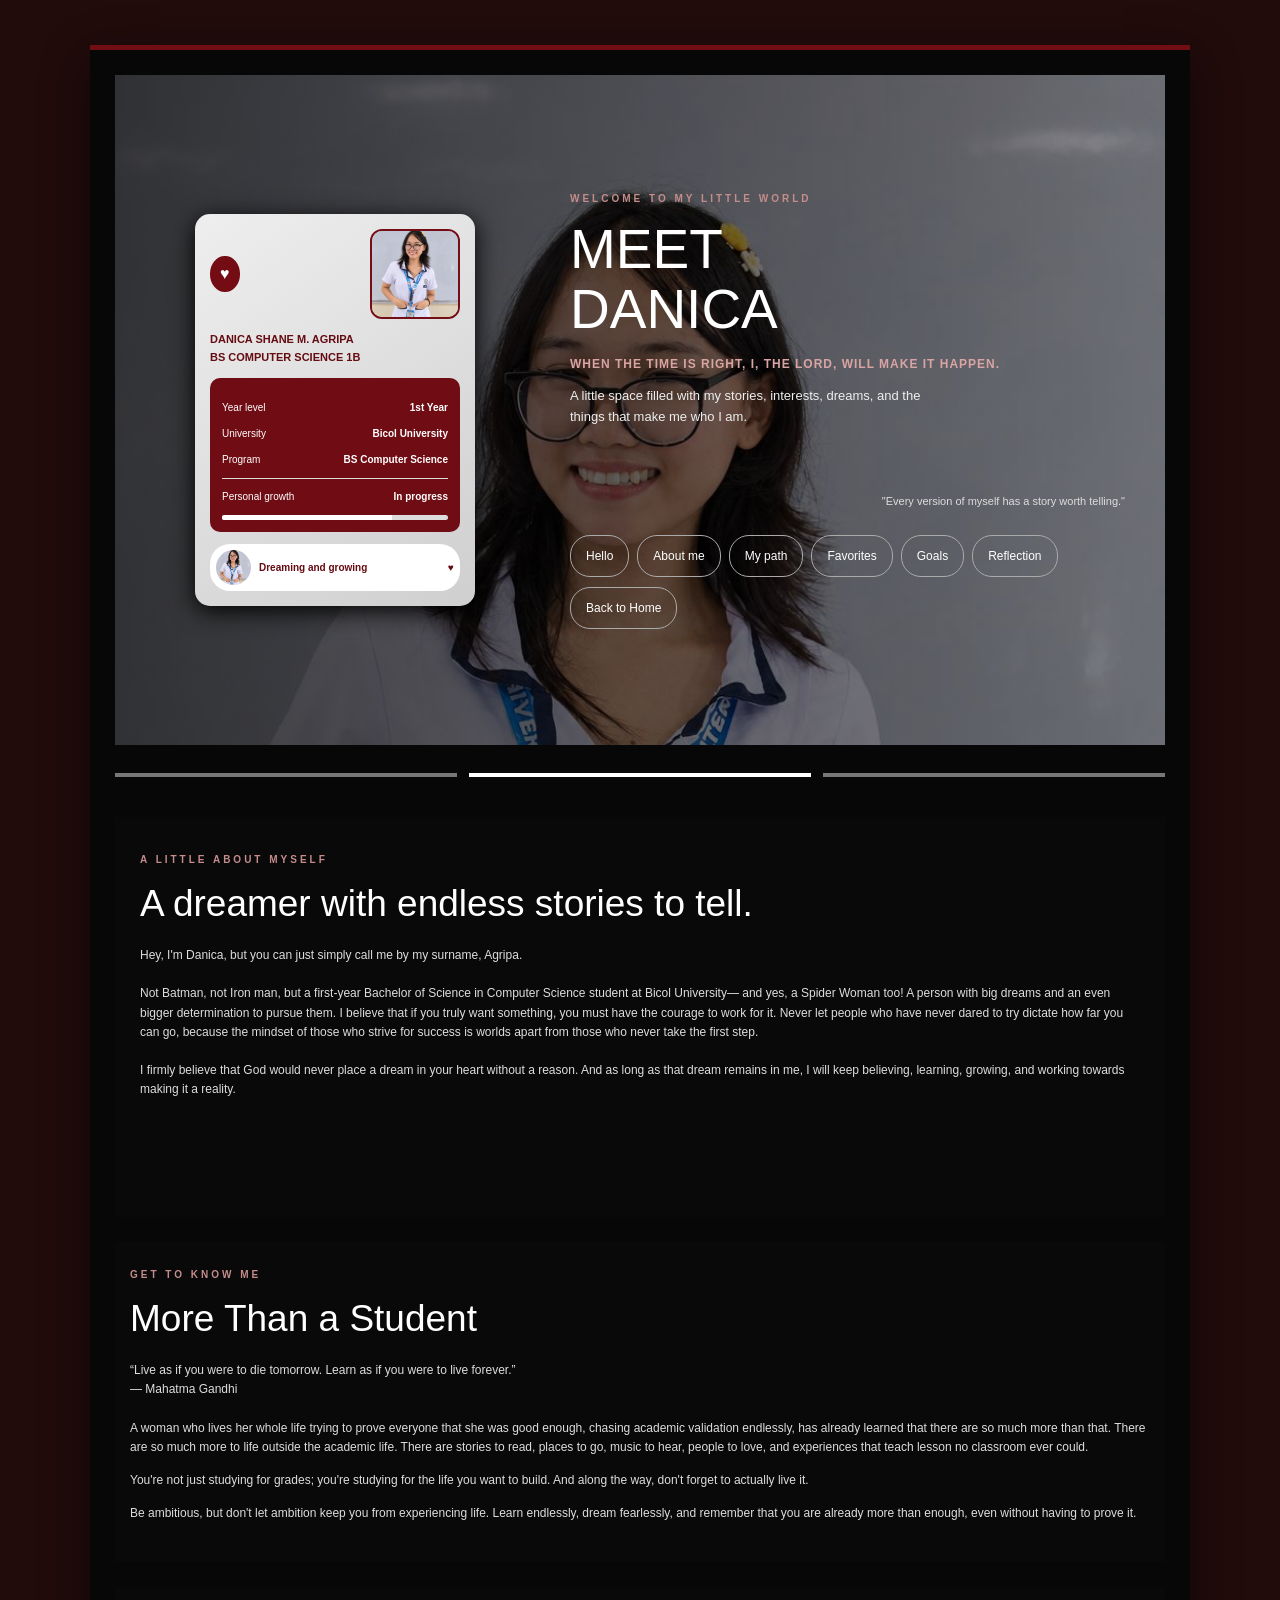
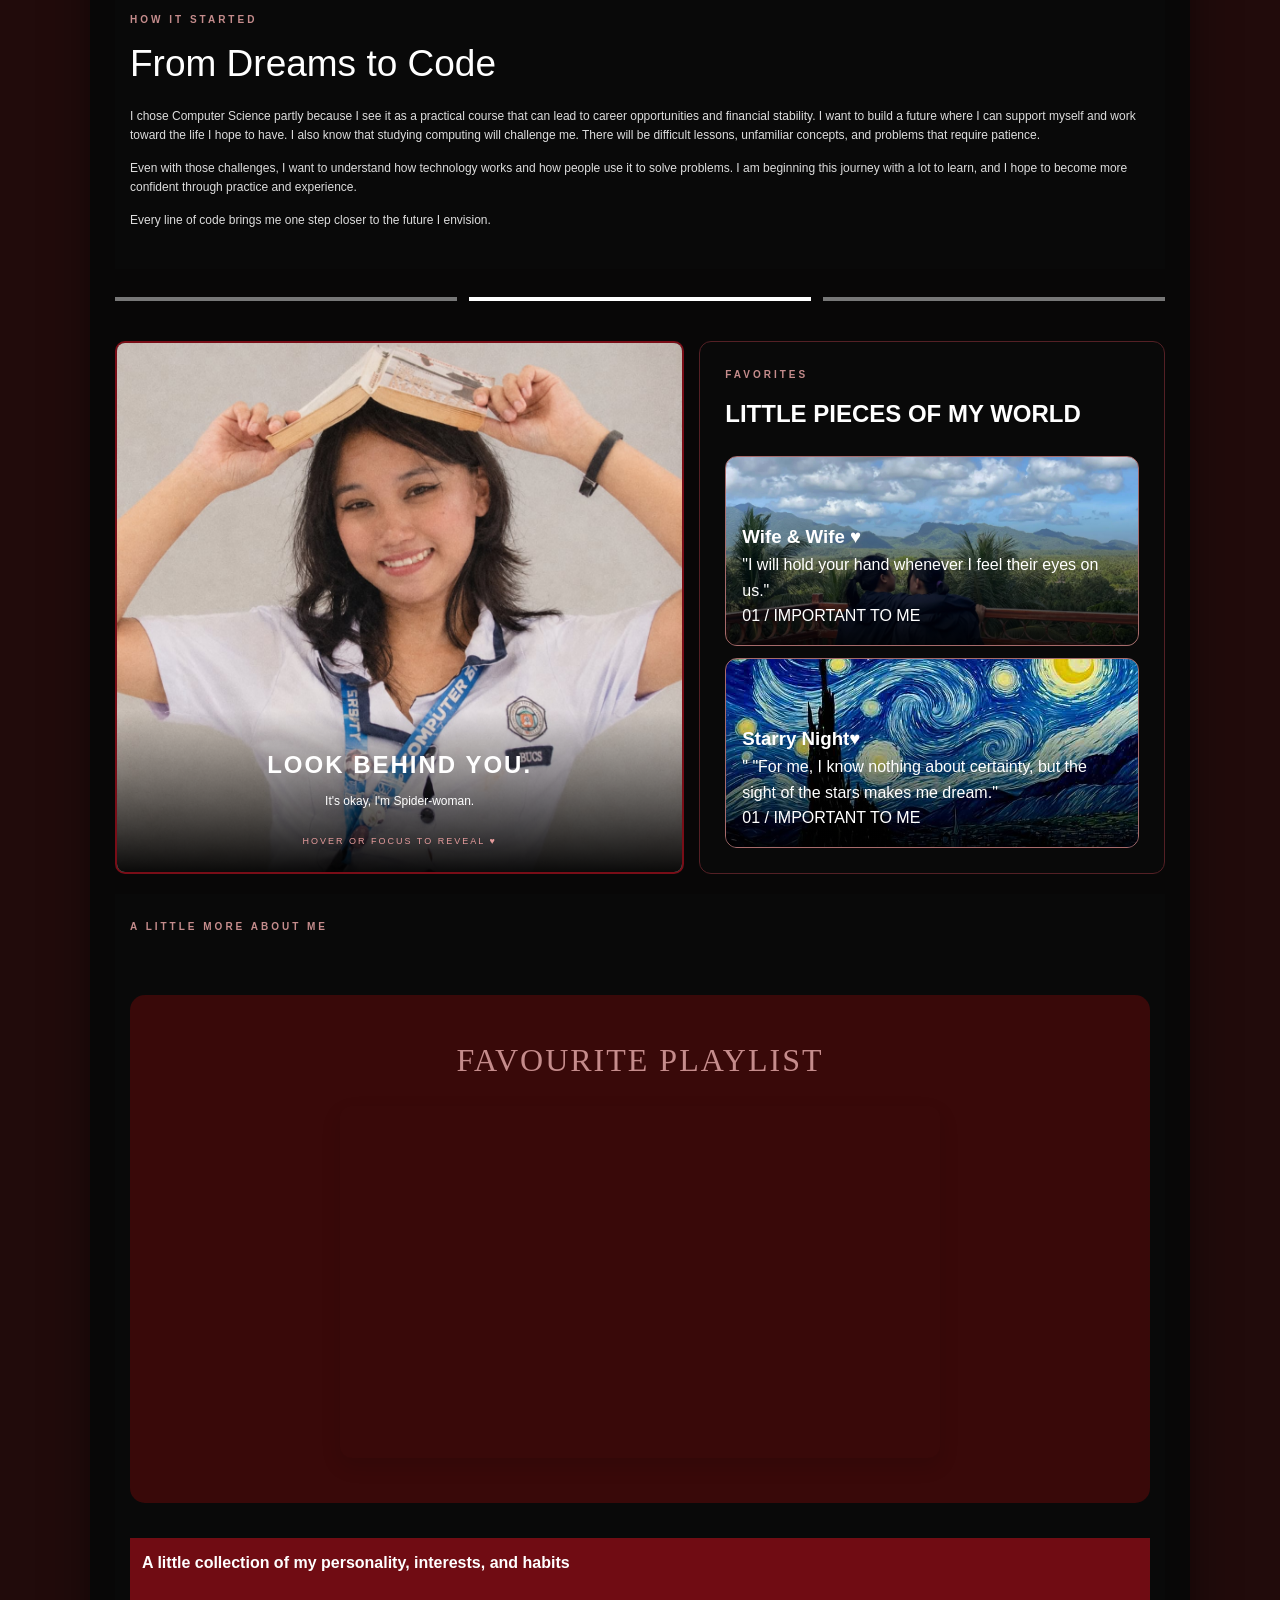
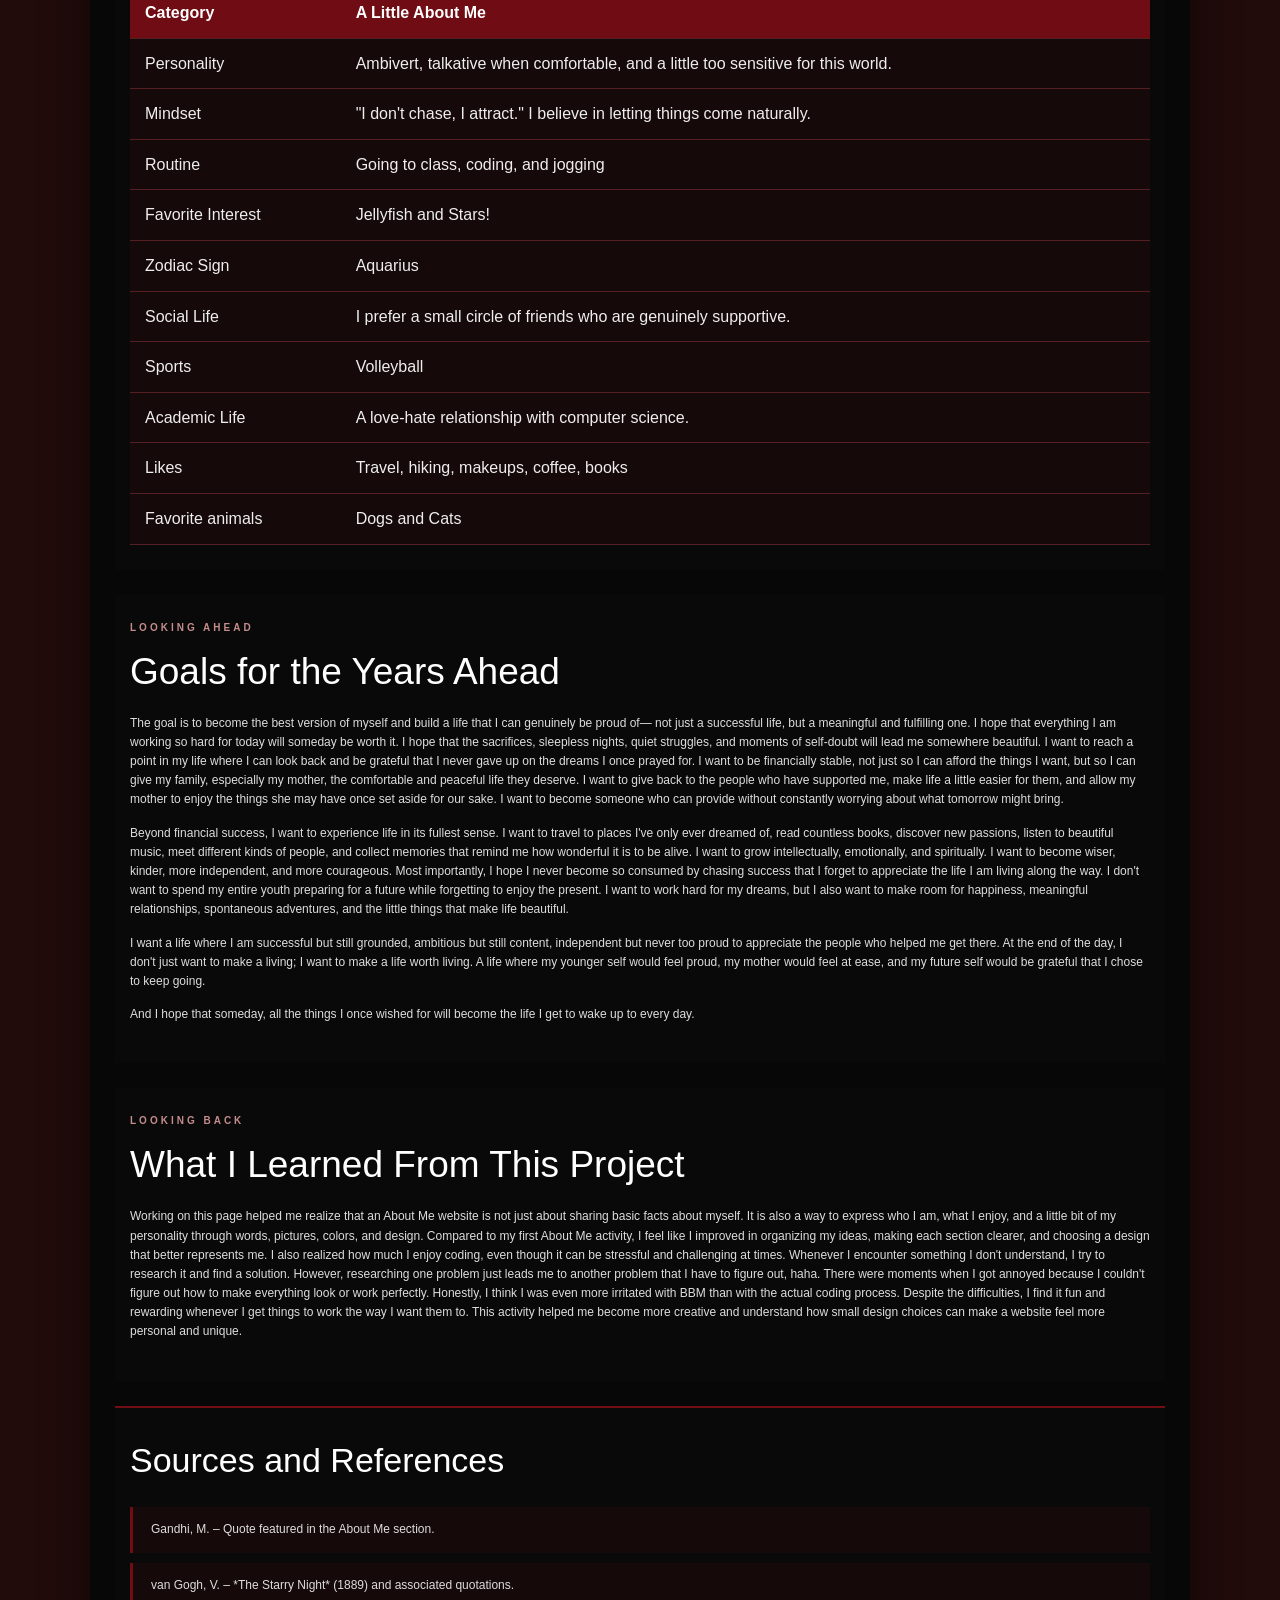
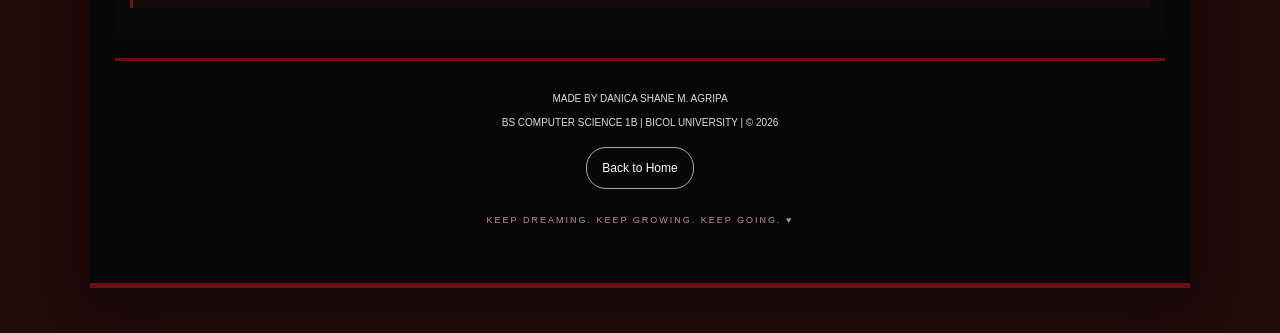
<file: Agripa_Danica/index.html>
<!DOCTYPE html>
<html lang="en">
<head>
    <meta charset="UTF-8">
    <meta name="viewport"
          content="width=device-width, initial-scale=1.0">

    <title>Danica Shane's About Me Page</title>

    <link rel="stylesheet" href="style.css">
</head>

<body>
<main class="website">

    <!-- HEADER / HELLO -->
    <header id="hello" class="hero">

        <!-- PROFILE CARD: Contains my personal and academic information. -->
        <div class="profile-card">

            <!-- PROFILE IMAGE: Displays my photo. -->
            <div class="profile-top">

                <!-- Decorative heart symbol. -->
                <span class="heart" aria-hidden="true">♥</span>

                <!-- Displays the profile picture. -->
                <figure>
                    <img src="images/profile.jpg"
                         alt="Danica's profile photograph">
                </figure>
            </div>

            <!-- Displays the student's name and academic program. -->
            <p class="profile-name">
                DANICA SHANE M. AGRIPA<br>
                BS COMPUTER SCIENCE 1B
            </p>

            <div class="profile-info">

                <div class="info-row">
                    <span>Year level</span>
                    <strong>1st Year</strong>
                </div>

                <div class="info-row">
                    <span>University</span>
                    <strong>Bicol University</strong>
                </div>

                <div class="info-row">
                    <span>Program</span>
                    <strong>BS Computer Science</strong>
                </div>

                <hr>

                <div class="info-row">
                    <span>Personal growth</span>
                    <strong>In progress</strong>
                </div>

                <div class="progress">
                    <div></div>
                </div>

            </div>

            <div class="profile-bottom">
                <img src="images/profile.jpg" alt="A smaller photograph of Danica">
                <strong>Dreaming and growing</strong>
                <span>♥</span>
            </div>

        </div>

        <div class="hero-content">

            <p class="eyebrow">WELCOME TO MY LITTLE WORLD</p>

            <h1>MEET<br>DANICA</h1>

            <p class="hero-motto">
                WHEN THE TIME IS RIGHT,
                I, THE LORD, WILL MAKE IT HAPPEN.
            </p>

            <p>
                A little space filled with my stories, interests,
                dreams, and the things that make me who I am.
            </p>

            <div class="hero-quote">
                "Every version of myself has a story worth telling."
            </div>

            <nav aria-label="Main navigation">
                <a href="#hello">Hello</a>
                <a href="#about">About me</a>
                <a href="#path">My path</a>
                <a href="#favorites">Favorites</a>
                <a href="#goals">Goals</a>
                <a href="#reflection">Reflection</a>
                <a href="../../index.html">Back to Home</a>
            </nav>

        </div>

    </header>


    <!-- DECORATIVE DIVIDER -->
    <div class="divider-lines" aria-hidden="true">
        <span></span>
        <span></span>
        <span></span>
    </div>


    <!-- PERSONAL INTRODUCTION -->
    <section id="introduction" class="introduction">

        <div class="intro-text">

            <p class="eyebrow">A LITTLE ABOUT MYSELF</p>

            <h2>A dreamer with endless stories to tell.</h2>

            <!-- Paragraph containing personal information and introduction. -->
            <p>
                Hey, I'm Danica, but you can just simply call me by my surname, Agripa. <br>
                <br>
                Not Batman, not Iron man, but a first-year Bachelor of Science in Computer Science 
                student at Bicol University— and yes, a Spider Woman too! A person with big dreams and an even bigger determination to pursue them. 
                I believe that if you truly want something, you must have the courage to work for it. Never let people who have 
                never dared to try dictate how far you can go, because the mindset of those who strive for 
                success is worlds apart from those who never take the first step. <br>
                <br>
                I firmly believe that God would never place a dream in your heart without a reason. 
                And as long as that dream remains in me, I will keep believing, learning, growing, 
                and working towards making it a reality.
            </p>

        </div>
    </section>


    <!-- ABOUT ME -->
    <section id="about" class="about-section">

        <p class="eyebrow">GET TO KNOW ME</p>

        <h2>More Than a Student</h2>

        <p>
            “Live as if you were to die tomorrow. Learn as if you were to live forever.”
            <br> — Mahatma Gandhi <br>
            <br>
            A woman who lives her whole life trying to prove everyone that she was good enough, chasing
            academic validation endlessly, has already learned that there are so much more than that. There
            are so much more to life outside the academic life. There are stories to read, places to go,
            music to hear, people to love, and experiences that teach lesson no classroom ever could. 
        </p>

        <p>
            You're not just studying for grades; you're studying for the life you want to build.
            And along the way, don't forget to actually live it.
        </p>

        <p>
            Be ambitious, but don't let ambition keep you from experiencing life. Learn endlessly, dream fearlessly, 
            and remember that you are already more than enough, even without having to prove it.
        </p>

    </section>


    <!-- MY PATH INTO COMPUTING -->
    <section id="path" class="path-section">

        <p class="eyebrow">HOW IT STARTED</p>

        <h2>From Dreams to Code</h2>

        <!-- Explains why I chose Computer Science. -->
        <p>
            I chose Computer Science partly because I see it
            as a practical course that can lead to career
            opportunities and financial stability. I want
            to build a future where I can support myself
            and work toward the life I hope to have.
            I also know that studying computing will challenge
            me. There will be difficult lessons, unfamiliar
            concepts, and problems that require patience.
        </p>

        <p>
            Even with those challenges, I want to understand
            how technology works and how people use it to
            solve problems. I am beginning this journey
            with a lot to learn, and I hope to become more
            confident through practice and experience.
        </p>
          
        <p>
            Every line of code brings me one step closer to the future I envision.
        </p>

    </section>


    <!-- DECORATIVE DIVIDER -->
    <div class="divider-lines" aria-hidden="true">
        <span></span>
        <span></span>
        <span></span>
    </div>


    <!-- FAVORITES AND SPIDER-WOMAN -->
    <section class="bottom-grid">

        <!-- SPIDER-WOMAN -->
        <section id="spider-woman"
                 class="spidey-card"
                 tabindex="0"
                 aria-label="Spider-Woman photo reveal">

                
            <img src="images/me.jpg"
                 alt="Danica's portrait"
                 class="my-photo">

            <!-- Spider-Woman image displayed as the reveal image. -->
            <img src="images/spiderwoman.png"
                 alt="Spider-Man character image"
                 class="spiderman-photo">

            <div class="spidey-caption">
                <h2>LOOK BEHIND YOU.</h2>
                <p>It's okay, I'm Spider-woman.</p>
                <span>HOVER OR FOCUS TO REVEAL ♥</span>
            </div>

        </section>


        <!-- FAVORITES -->
        <section id="favorites" class="favorites-card">

            <p class="eyebrow">FAVORITES</p>

            <h2>LITTLE PIECES OF MY WORLD</h2>

            <div class="favorites-grid">

                <article class="favorite-item wife-card">
                    <div class="favorite-text">
                        <h3>Wife &amp; Wife ♥</h3>
                        <p>
                            "I will hold your hand whenever I feel their eyes on us."
                        </p>
                        <span>01 / IMPORTANT TO ME</span>
                    </div>
                </article>

                <article class="favorite-item starrynight-card">
                    <div class="favorite-text">
                        <h3>Starry Night♥</h3>
                        <p>"
                            "For me, I know nothing about certainty, but the sight of the stars makes me dream."
                        </p>
                        <span>01 / IMPORTANT TO ME</span>
                    </div>

            </div>

        </section>

    </section>

    
        
<!-- PERSONALITY AND INTERESTS TABLE -->
<section id="skills" class="skills-section">

    <p class="eyebrow">A LITTLE MORE ABOUT ME</p>

    <div class="table-wrap">

        <table>
            <caption>
                A little collection of my personality, interests, and habits
            </caption>

            <thead>
                <tr>
                    <th scope="col">Category</th>
                    <th scope="col">A Little About Me</th>
                </tr>
            </thead>

            <tbody>
                <tr>
                    <td>Personality</td>
                    <td>Ambivert, talkative when comfortable, and a little too sensitive for this world.</td>
                </tr>

                <tr>
                    <td>Mindset</td>
                    <td>"I don't chase, I attract." I believe in letting things come naturally.</td>
                </tr>

                <tr>
                    <td>Routine</td>
                    <td>Going to class, coding, and jogging </td>
                </tr>


                <tr>
                    <td>Favorite Interest</td>
                    <td>Jellyfish and Stars!</td>
                </tr>

                <tr>
                    <td>Zodiac Sign</td>
                    <td>Aquarius </td>
                </tr>

                <tr>
                    <td>Social Life</td>
                    <td>I prefer a small circle of friends who are genuinely supportive.</td>
                </tr>

                <tr>
                    <td>Sports</td>
                    <td>Volleyball </td>
                </tr>

                <tr>
                    <td>Academic Life</td>
                    <td>A love-hate relationship with computer science.</td>
                </tr>

                <tr>
                    <td>Likes</td>
                    <td>Travel, hiking, makeups, coffee, books</td>
                </tr>

                <tr>
                    <td>Favorite animals</td>
                    <td>Dogs and Cats</td>
                </tr>

<!-- FAVOURITE PLAYLIST -->
<section id="Playlist" class="spotify-section">

    <h2>FAVOURITE PLAYLIST</h2>

    <!--
        IFRAME:
        Embeds an external webpage inside the current webpage to displays a Spotify playlist. -->
    <iframe
    data-testid="embed-iframe"
    src="https://open.spotify.com/embed/playlist/31AFbReK0jYJRhLjj2UCYX?utm_source=generator&theme=0&si=4ad1cb815ef94552"
    width="100%"
    height="352"
    style="border-radius: 12px"
    frameborder="0"
    allowfullscreen
    allow="autoplay; clipboard-write; encrypted-media; fullscreen; picture-in-picture"
    loading="lazy"
    title="Favourite Spotify Playlist">
    </iframe>

</section>
                
            </tbody>
        </table>

    </div>

</section>



    <!-- GOALS -->
    <section id="goals" class="goals-section">

        <p class="eyebrow">LOOKING AHEAD</p>

        <h2>Goals for the Years Ahead</h2>

        <!-- Paragraph describing personal goals. -->
        <p>
            The goal is to become the best version of myself and build a life that I can genuinely be proud of— not just a successful life, but a meaningful and fulfilling one.
            I hope that everything I am working so hard for today will someday be worth it. I hope that the sacrifices, sleepless nights, quiet struggles, and moments of self-doubt will lead me 
            somewhere beautiful. I want to reach a point in my life where I can look back and be grateful that I never gave up on the dreams I once prayed for.
            I want to be financially stable, not just so I can afford the things I want, but so I can give my family, especially my mother, the comfortable and
            peaceful life they deserve. I want to give back to the people who have supported me, make life a little easier for them, and allow my mother to enjoy the 
            things she may have once set aside for our sake. I want to become someone who can provide without constantly worrying about what tomorrow might bring.

        </p>

        <p>
            Beyond financial success, I want to experience life in its fullest sense. 
            I want to travel to places I've only ever dreamed of, read countless books, discover new passions, 
            listen to beautiful music, meet different kinds of people, and collect memories that remind me 
            how wonderful it is to be alive. I want to grow intellectually, emotionally, and spiritually. 
            I want to become wiser, kinder, more independent, and more courageous. Most importantly, 
            I hope I never become so consumed by chasing success that I forget to appreciate the life 
            I am living along the way. I don't want to spend my entire youth preparing for a future 
            while forgetting to enjoy the present. I want to work hard for my dreams, 
            but I also want to make room for happiness, meaningful relationships, spontaneous adventures, 
            and the little things that make life beautiful.
        </p>

        <p>I want a life where I am successful but still grounded, ambitious but still content, 
           independent but never too proud to appreciate the people who helped me get there.
        At the end of the day, I don't just want to make a living; I want to make a life worth living. 
        A life where my younger self would feel proud, my mother would feel at ease, and my future 
        self would be grateful that I chose to keep going.
        </p>
        
       <p> And I hope that someday, all the things I once wished for 
        will become the life I get to wake up to every day.
       </p>

    </section>


    <!-- REFLECTION -->
    <section id="reflection" class="reflection-section">

        <p class="eyebrow">LOOKING BACK</p>

        <h2>What I Learned From This Project</h2>

        <!--
        This paragraph contains my personal reflection
        about the experience of creating the About Me website. -->
        <p>
            Working on this page helped me realize that an About Me website is not just about sharing 
            basic facts about myself. It is also a way to express who I am, what I enjoy, and a little 
            bit of my personality through words, pictures, colors, and design. Compared to my first 
            About Me activity, I feel like I improved in organizing my ideas, making each section clearer, 
            and choosing a design that better represents me. I also realized how much I enjoy coding, even 
            though it can be stressful and challenging at times. Whenever I encounter something I don't understand, 
            I try to research it and find a solution. However, researching one problem just leads me 
            to another problem that I have to figure out, haha. There were moments when I got annoyed because 
            I couldn't figure out how to make everything look or work perfectly. Honestly, I think I was even more 
            irritated with BBM than with the actual coding process. Despite the difficulties, I find it fun and 
            rewarding whenever I get things to work the way I want them to. This activity helped me become 
            more creative and understand how small design choices can make a website feel more personal and unique.
        </p>



    </section>

    <!-- SOURCES -->
<section id="sources" class="sources-section">

    <h2>Sources and References</h2>

    <!-- Unordered list used to display the references as bullets. -->
    <ul>
        <li>Gandhi, M. – Quote featured in the About Me section.</li>
    <li> van Gogh, V. – *The Starry Night* (1889) and associated quotations. </li>
    </ul>

</section>


    <!-- FOOTER -->
    <footer class="website-footer">

        <p>MADE BY DANICA SHANE M. AGRIPA</p>

        <p>
            BS COMPUTER SCIENCE 1B |
            BICOL UNIVERSITY |
            © 2026
        </p>

        <!-- Link that takes visitors back to the homepage. -->
        <a href="../../index.html">Back to Home</a>

        <span>KEEP DREAMING. KEEP GROWING. KEEP GOING. ♥</span>

    </footer>

</main>
</body>
</html>
</file>
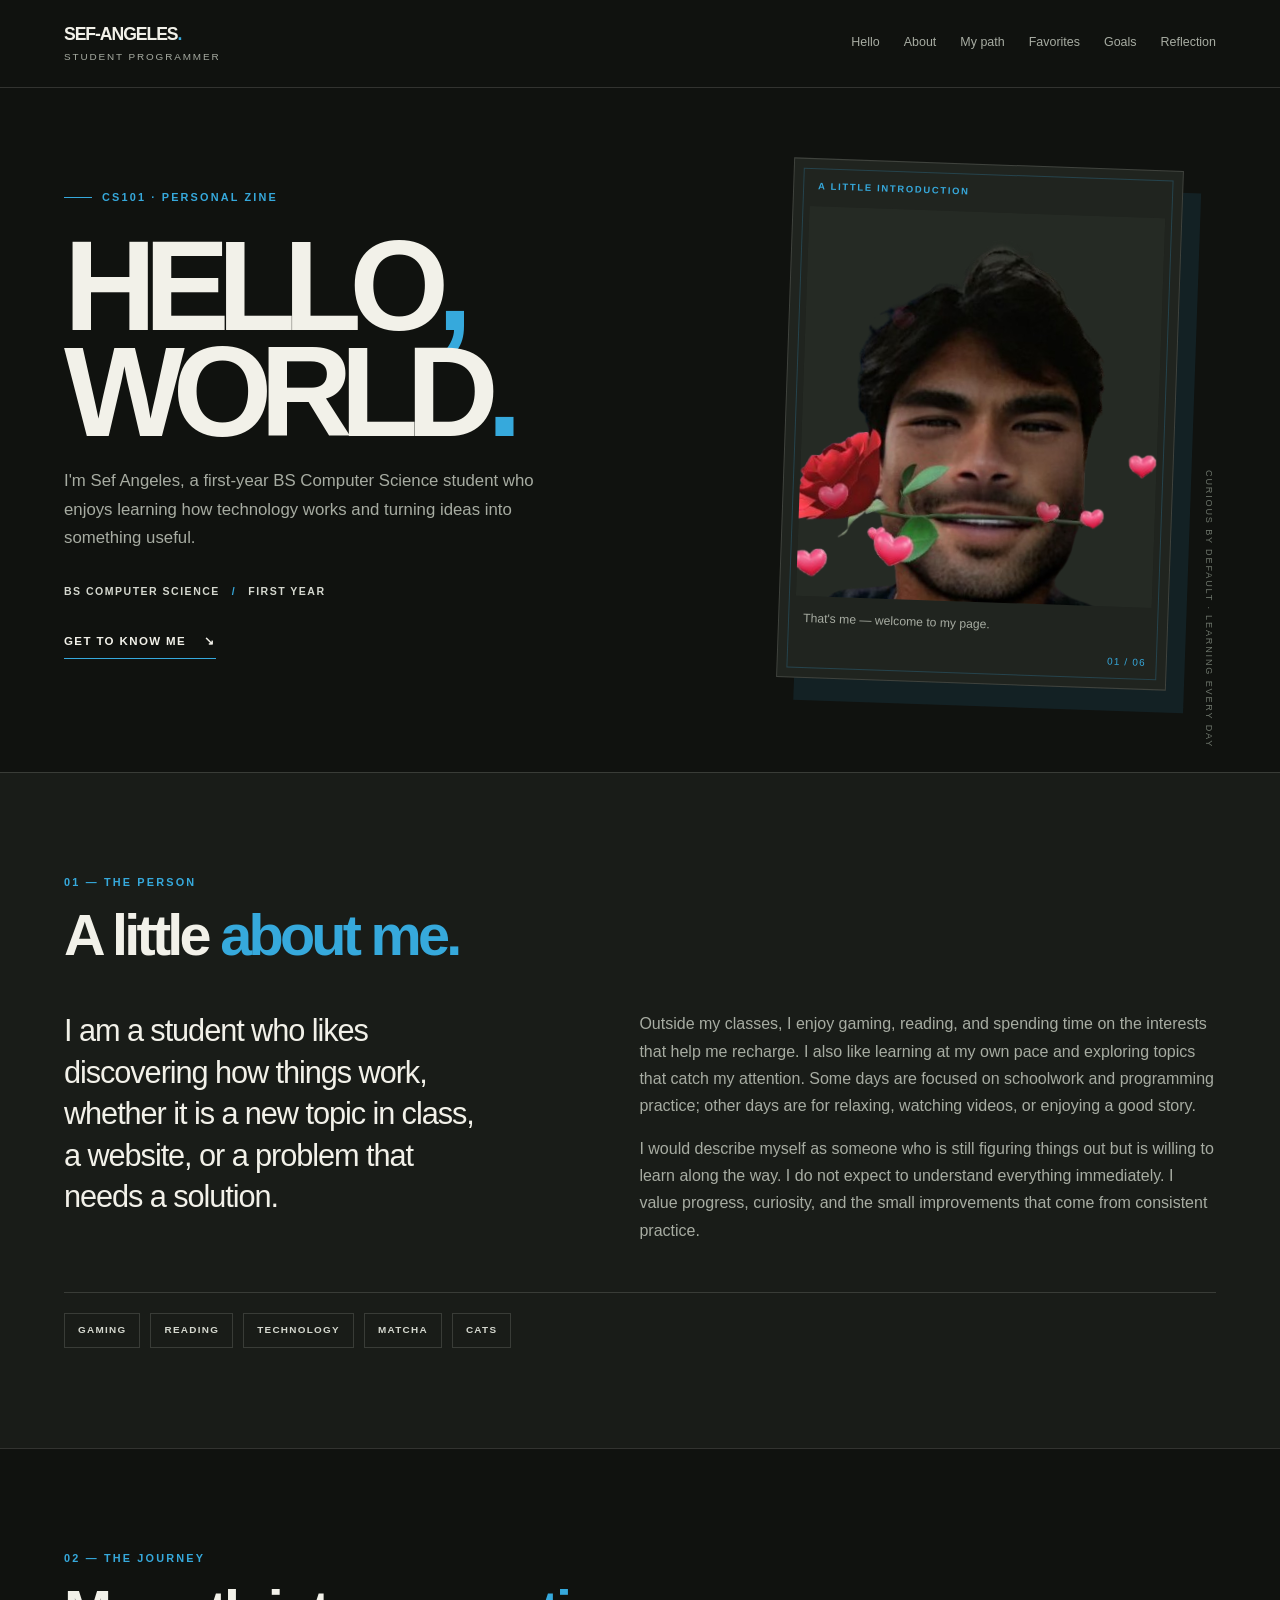
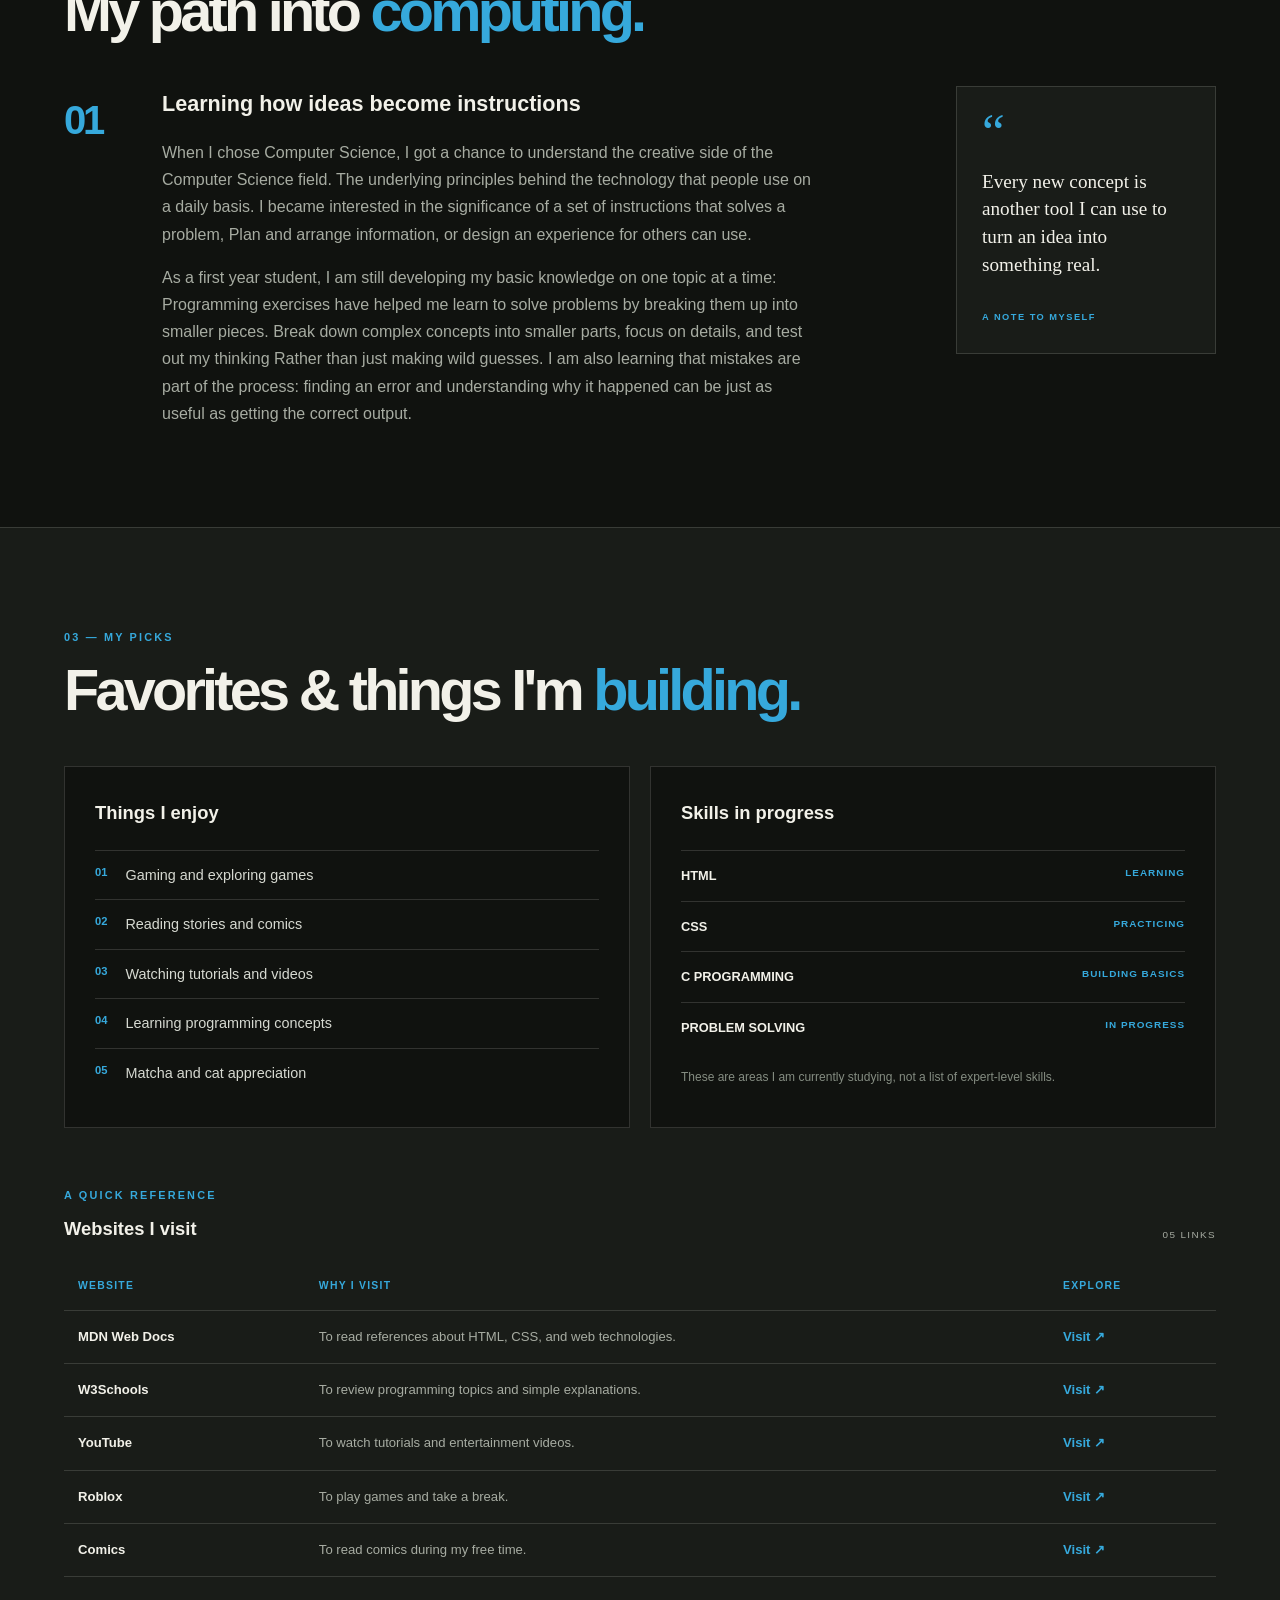
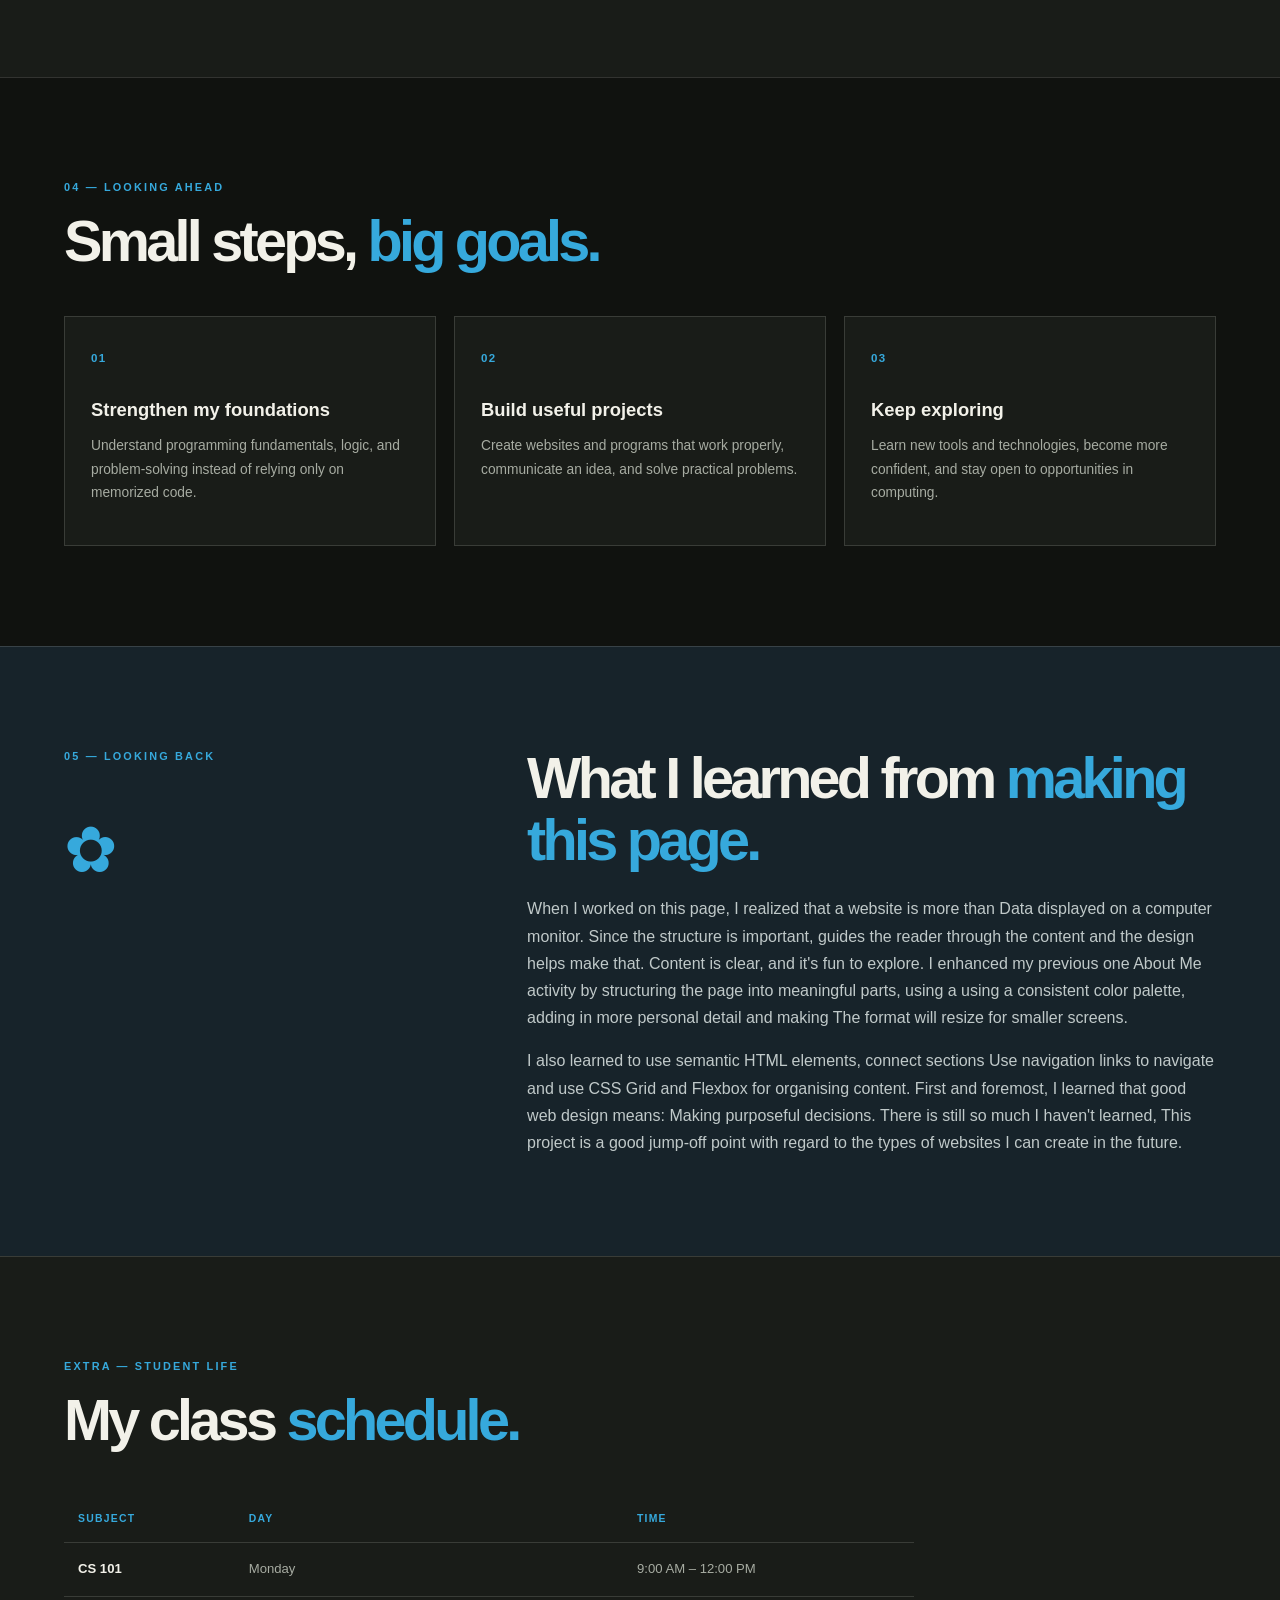
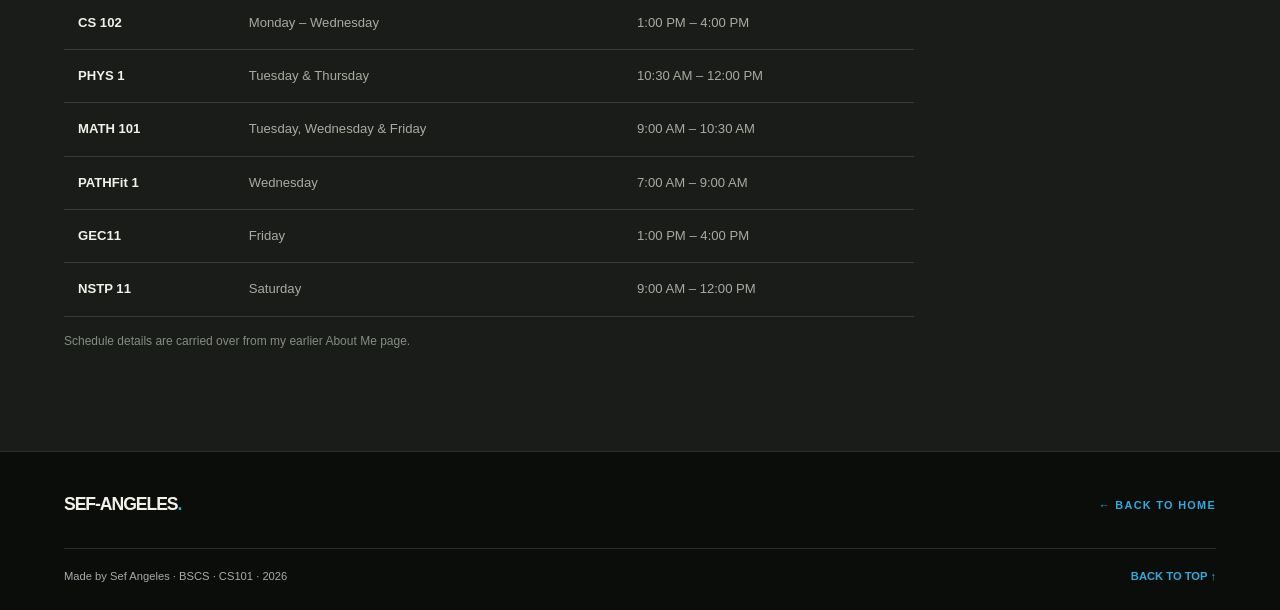
<file: Angeles_Sef/index.html>
<!doctype html>
<html lang="en">
  <head>
    <meta charset="UTF-8" />
    <meta name="viewport" content="width=device-width, initial-scale=1.0" />
    <meta
      name="description"
      content="The personal CS101 portfolio of Sef Angeles, a first-year Computer Science student."
    />
    <title>Sef Angeles | Student Programmer</title>
    <link rel="stylesheet" href="style.css" />
  </head>
  <body>
    <!-- Site header and section navigation -->
    <header class="site-header" id="top">
      <a class="brand" href="#top" aria-label="Sef Angeles home">
        <span class="brand-name"
          >SEF-ANGELES<span class="brand-dot">.</span></span
        >
        <span class="brand-role">STUDENT PROGRAMMER</span>
      </a>

      <nav aria-label="Main navigation">
        <ul class="nav-list">
          <li><a href="#hello">Hello</a></li>
          <li><a href="#about">About</a></li>
          <li><a href="#computing">My path</a></li>
          <li><a href="#favorites">Favorites</a></li>
          <li><a href="#goals">Goals</a></li>
          <li><a href="#reflection">Reflection</a></li>
        </ul>
      </nav>
    </header>

    <main>
      <!-- Introductory hero: identity and short introduction -->
      <section class="hero" id="hello" aria-labelledby="hello-title">
        <div class="hero-copy">
          <p class="eyebrow">
            <span class="eyebrow-line"></span> CS101 · PERSONAL ZINE
          </p>
          <h1 id="hello-title">
            HELLO<span class="accent">,</span><br />WORLD<span class="accent"
              >.</span
            >
          </h1>
          <p class="hero-intro">
            I'm Sef Angeles, a first-year BS Computer Science student who enjoys
            learning how technology works and turning ideas into something
            useful.
          </p>
          <div class="hero-meta">
            <span>BS COMPUTER SCIENCE</span>
            <span class="meta-separator">/</span>
            <span>FIRST YEAR</span>
          </div>
          <a class="text-link" href="#about"
            >GET TO KNOW ME <span aria-hidden="true">↘</span></a
          >
        </div>

        <figure class="portrait-frame">
          <div class="portrait-label">A LITTLE INTRODUCTION</div>
          <img src="images/profile.png" alt="Portrait of Sef Angeles" />
          <figcaption>That's me — welcome to my page.</figcaption>
          <span class="portrait-index" aria-hidden="true">01 / 06</span>
        </figure>
        <div class="hero-side-note" aria-hidden="true">
          CURIOUS BY DEFAULT · LEARNING EVERY DAY
        </div>
      </section>

      <!-- About section: interests and everyday activities -->
      <section
        class="section about-section"
        id="about"
        aria-labelledby="about-title"
      >
        <div class="section-heading">
          <p class="eyebrow">01 — THE PERSON</p>
          <h2 id="about-title">
            A little <span class="accent">about me.</span>
          </h2>
        </div>
        <div class="about-grid">
          <div class="about-lead">
            <p class="large-copy">
              I am a student who likes discovering how things work, whether it
              is a new topic in class, a website, or a problem that needs a
              solution.
            </p>
          </div>
          <div class="about-details">
            <p>
              Outside my classes, I enjoy gaming, reading, and spending time on
              the interests that help me recharge. I also like learning at my
              own pace and exploring topics that catch my attention. Some days
              are focused on schoolwork and programming practice; other days are
              for relaxing, watching videos, or enjoying a good story.
            </p>
            <p>
              I would describe myself as someone who is still figuring things
              out but is willing to learn along the way. I do not expect to
              understand everything immediately. I value progress, curiosity,
              and the small improvements that come from consistent practice.
            </p>
          </div>
        </div>
        <div class="interest-strip" aria-label="A few of my interests">
          <span>GAMING</span><span>READING</span><span>TECHNOLOGY</span
          ><span>MATCHA</span><span>CATS</span>
        </div>
      </section>

      <!-- Computing journey section -->
      <section
        class="section path-section"
        id="computing"
        aria-labelledby="computing-title"
      >
        <div class="section-heading">
          <p class="eyebrow">02 — THE JOURNEY</p>
          <h2 id="computing-title">
            My path into <span class="accent">computing.</span>
          </h2>
        </div>
        <div class="path-grid">
          <div class="path-number">01</div>
          <div class="path-content">
            <h3>Learning how ideas become instructions</h3>
            <p>
              When I chose Computer Science, I got a chance to understand the
              creative side of the Computer Science field. The underlying
              principles behind the technology that people use on a daily basis.
              I became interested in the significance of a set of instructions
              that solves a problem, Plan and arrange information, or design an
              experience for others can use.
            </p>
            <p>
              As a first year student, I am still developing my basic knowledge
              on one topic at a time: Programming exercises have helped me learn
              to solve problems by breaking them up into smaller pieces. Break
              down complex concepts into smaller parts, focus on details, and
              test out my thinking Rather than just making wild guesses. I am
              also learning that mistakes are part of the process: finding an
              error and understanding why it happened can be just as useful as
              getting the correct output.
            </p>
          </div>
          <aside class="quote-card">
            <span class="quote-mark">“</span>
            <p>
              Every new concept is another tool I can use to turn an idea into
              something real.
            </p>
            <span class="quote-caption">A NOTE TO MYSELF</span>
          </aside>
        </div>
      </section>

      <!-- Favorites and skills: lists and a table -->
      <section
        class="section favorites-section"
        id="favorites"
        aria-labelledby="favorites-title"
      >
        <div class="section-heading">
          <p class="eyebrow">03 — MY PICKS</p>
          <h2 id="favorites-title">
            Favorites &amp; things I'm <span class="accent">building.</span>
          </h2>
        </div>
        <div class="favorites-grid">
          <div class="favorite-list-card">
            <h3>Things I enjoy</h3>
            <ul class="clean-list">
              <li><span>01</span> Gaming and exploring games</li>
              <li><span>02</span> Reading stories and comics</li>
              <li><span>03</span> Watching tutorials and videos</li>
              <li><span>04</span> Learning programming concepts</li>
              <li><span>05</span> Matcha and cat appreciation</li>
            </ul>
          </div>
          <div class="skills-card">
            <h3>Skills in progress</h3>
            <div class="skill-row">
              <span>HTML</span><span class="skill-status">LEARNING</span>
            </div>
            <div class="skill-row">
              <span>CSS</span><span class="skill-status">PRACTICING</span>
            </div>
            <div class="skill-row">
              <span>C PROGRAMMING</span
              ><span class="skill-status">BUILDING BASICS</span>
            </div>
            <div class="skill-row">
              <span>PROBLEM SOLVING</span
              ><span class="skill-status">IN PROGRESS</span>
            </div>
            <p class="small-note">
              These are areas I am currently studying, not a list of
              expert-level skills.
            </p>
          </div>
        </div>

        <div class="table-heading">
          <div>
            <p class="eyebrow">A QUICK REFERENCE</p>
            <h3>Websites I visit</h3>
          </div>
          <span class="table-count">05 LINKS</span>
        </div>
        <div class="table-wrap">
          <table>
            <thead>
              <tr>
                <th scope="col">Website</th>
                <th scope="col">Why I visit</th>
                <th scope="col">Explore</th>
              </tr>
            </thead>
            <tbody>
              <tr>
                <td>MDN Web Docs</td>
                <td>
                  To read references about HTML, CSS, and web technologies.
                </td>
                <td>
                  <a
                    href="https://developer.mozilla.org/"
                    target="_blank"
                    rel="noopener noreferrer"
                    >Visit ↗</a
                  >
                </td>
              </tr>
              <tr>
                <td>W3Schools</td>
                <td>To review programming topics and simple explanations.</td>
                <td>
                  <a
                    href="https://www.w3schools.com/"
                    target="_blank"
                    rel="noopener noreferrer"
                    >Visit ↗</a
                  >
                </td>
              </tr>
              <tr>
                <td>YouTube</td>
                <td>To watch tutorials and entertainment videos.</td>
                <td>
                  <a
                    href="https://www.youtube.com/"
                    target="_blank"
                    rel="noopener noreferrer"
                    >Visit ↗</a
                  >
                </td>
              </tr>
              <tr>
                <td>Roblox</td>
                <td>To play games and take a break.</td>
                <td>
                  <a
                    href="https://www.roblox.com/"
                    target="_blank"
                    rel="noopener noreferrer"
                    >Visit ↗</a
                  >
                </td>
              </tr>
              <tr>
                <td>Comics</td>
                <td>To read comics during my free time.</td>
                <td>
                  <a
                    href="https://en-thunderscans.com/"
                    target="_blank"
                    rel="noopener noreferrer"
                    >Visit ↗</a
                  >
                </td>
              </tr>
            </tbody>
          </table>
        </div>
      </section>

      <!-- Personal goals -->
      <section
        class="section goals-section"
        id="goals"
        aria-labelledby="goals-title"
      >
        <div class="section-heading">
          <p class="eyebrow">04 — LOOKING AHEAD</p>
          <h2 id="goals-title">
            Small steps, <span class="accent">big goals.</span>
          </h2>
        </div>
        <div class="goals-grid">
          <article class="goal-item">
            <span class="goal-number">01</span>
            <h3>Strengthen my foundations</h3>
            <p>
              Understand programming fundamentals, logic, and problem-solving
              instead of relying only on memorized code.
            </p>
          </article>
          <article class="goal-item">
            <span class="goal-number">02</span>
            <h3>Build useful projects</h3>
            <p>
              Create websites and programs that work properly, communicate an
              idea, and solve practical problems.
            </p>
          </article>
          <article class="goal-item">
            <span class="goal-number">03</span>
            <h3>Keep exploring</h3>
            <p>
              Learn new tools and technologies, become more confident, and stay
              open to opportunities in computing.
            </p>
          </article>
        </div>
      </section>

      <!-- Reflection: what changed from the earlier About Me page -->
      <section
        class="section reflection-section"
        id="reflection"
        aria-labelledby="reflection-title"
      >
        <div class="reflection-label">
          <p class="eyebrow">05 — LOOKING BACK</p>
          <span class="reflection-symbol" aria-hidden="true">✿</span>
        </div>
        <div class="reflection-copy">
          <h2 id="reflection-title">
            What I learned from <span class="accent">making this page.</span>
          </h2>
          <p>
            When I worked on this page, I realized that a website is more than
            Data displayed on a computer monitor. Since the structure is
            important, guides the reader through the content and the design
            helps make that. Content is clear, and it's fun to explore. I
            enhanced my previous one About Me activity by structuring the page
            into meaningful parts, using a using a consistent color palette,
            adding in more personal detail and making The format will resize for
            smaller screens.
          </p>
          <p>
            I also learned to use semantic HTML elements, connect sections Use
            navigation links to navigate and use CSS Grid and Flexbox for
            organising content. First and foremost, I learned that good web
            design means: Making purposeful decisions. There is still so much I
            haven't learned, This project is a good jump-off point with regard
            to the types of websites I can create in the future.
          </p>
        </div>
      </section>

      <!-- Class schedule table retained from the original About Me activity -->
      <section
        class="section schedule-section"
        id="schedule"
        aria-labelledby="schedule-title"
      >
        <div class="section-heading">
          <p class="eyebrow">EXTRA — STUDENT LIFE</p>
          <h2 id="schedule-title">
            My class <span class="accent">schedule.</span>
          </h2>
        </div>
        <div class="table-wrap">
          <table>
            <thead>
              <tr>
                <th scope="col">Subject</th>
                <th scope="col">Day</th>
                <th scope="col">Time</th>
              </tr>
            </thead>
            <tbody>
              <tr>
                <td>CS 101</td>
                <td>Monday</td>
                <td>9:00 AM – 12:00 PM</td>
              </tr>
              <tr>
                <td>CS 102</td>
                <td>Monday – Wednesday</td>
                <td>1:00 PM – 4:00 PM</td>
              </tr>
              <tr>
                <td>PHYS 1</td>
                <td>Tuesday &amp; Thursday</td>
                <td>10:30 AM – 12:00 PM</td>
              </tr>
              <tr>
                <td>MATH 101</td>
                <td>Tuesday, Wednesday &amp; Friday</td>
                <td>9:00 AM – 10:30 AM</td>
              </tr>
              <tr>
                <td>PATHFit 1</td>
                <td>Wednesday</td>
                <td>7:00 AM – 9:00 AM</td>
              </tr>
              <tr>
                <td>GEC11</td>
                <td>Friday</td>
                <td>1:00 PM – 4:00 PM</td>
              </tr>
              <tr>
                <td>NSTP 11</td>
                <td>Saturday</td>
                <td>9:00 AM – 12:00 PM</td>
              </tr>
            </tbody>
          </table>
        </div>
        <p class="small-note">
          Schedule details are carried over from my earlier About Me page.
        </p>
      </section>
    </main>

    <!-- Footer includes the integration link and image credit -->
    <footer class="site-footer">
      <div class="footer-top">
        <a class="footer-brand" href="#top"
          >SEF-ANGELES<span class="accent">.</span></a
        >
        <a class="back-home" href="../../index.html">← BACK TO HOME</a>
      </div>
      <div class="footer-bottom">
        <p>Made by Sef Angeles · BSCS · CS101 · 2026</p>
        <a href="#top">BACK TO TOP ↑</a>
      </div>
    </footer>
  </body>
</html>
</file>
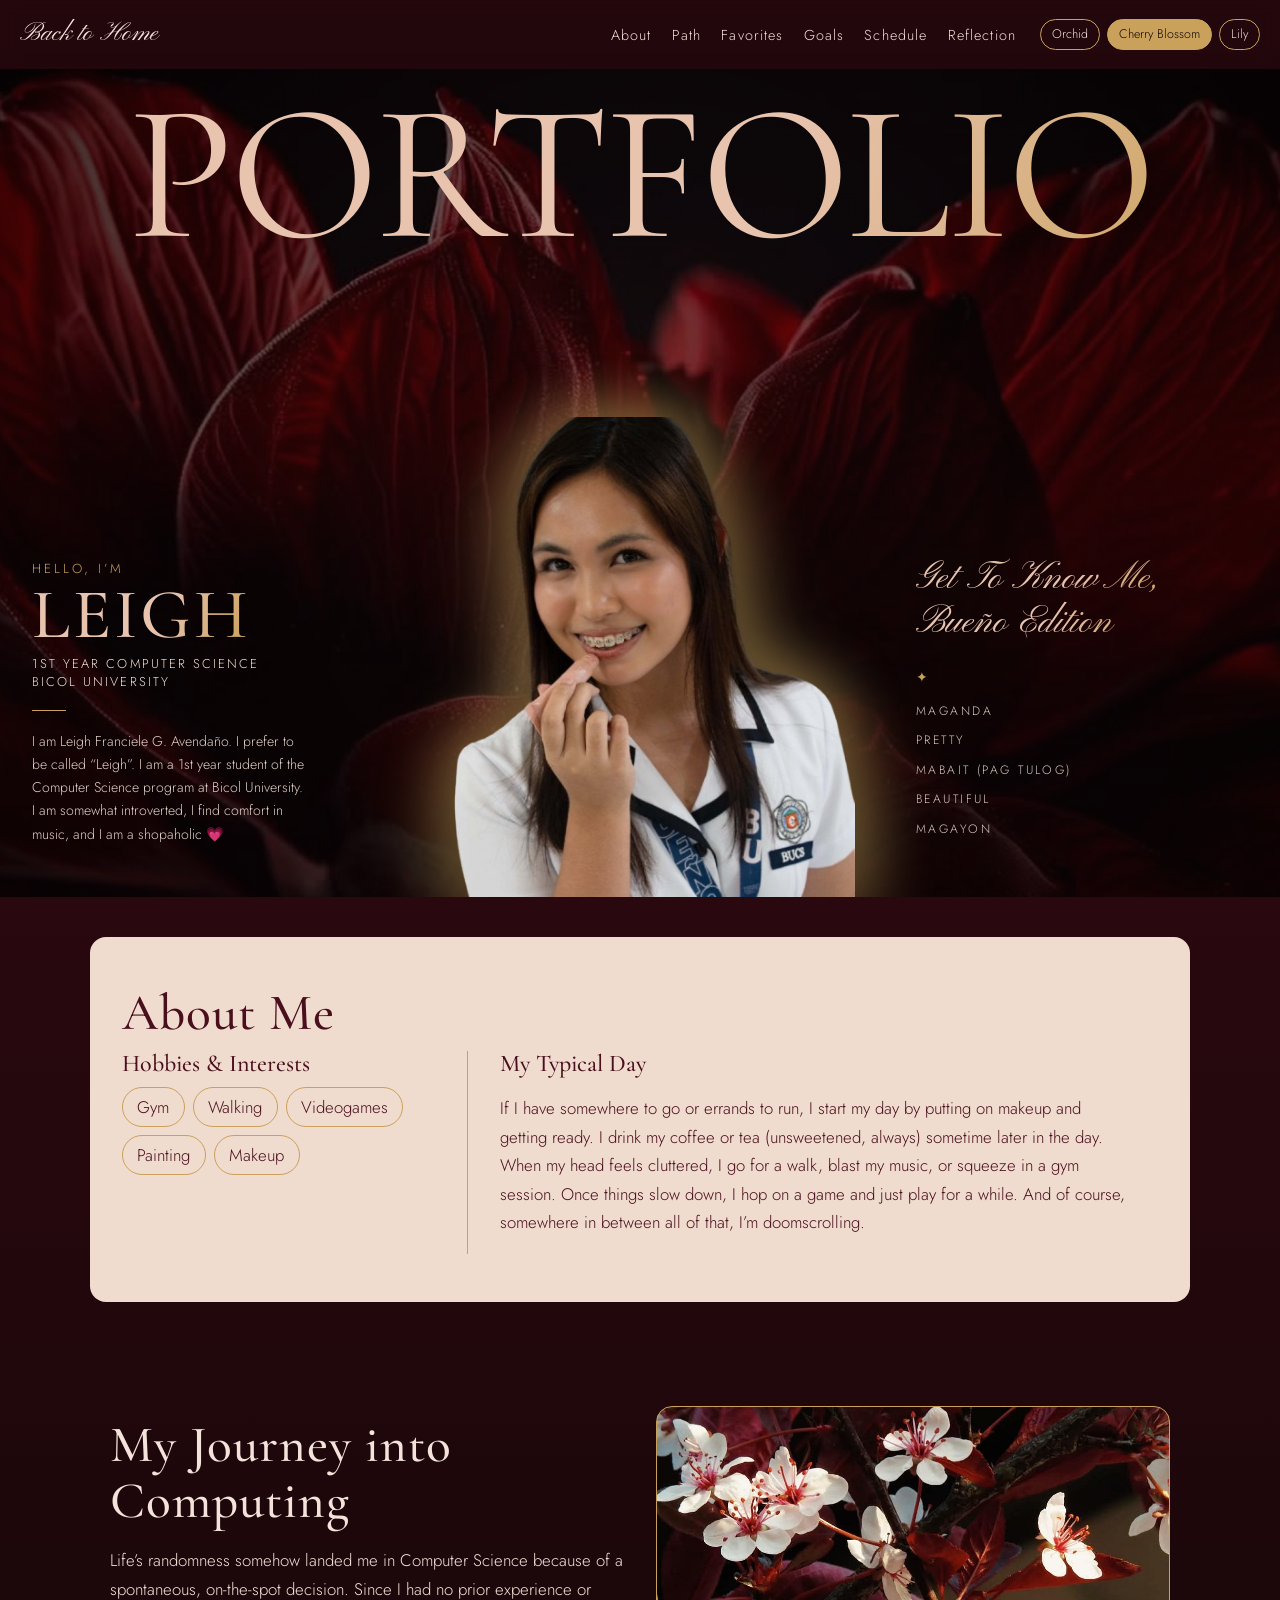
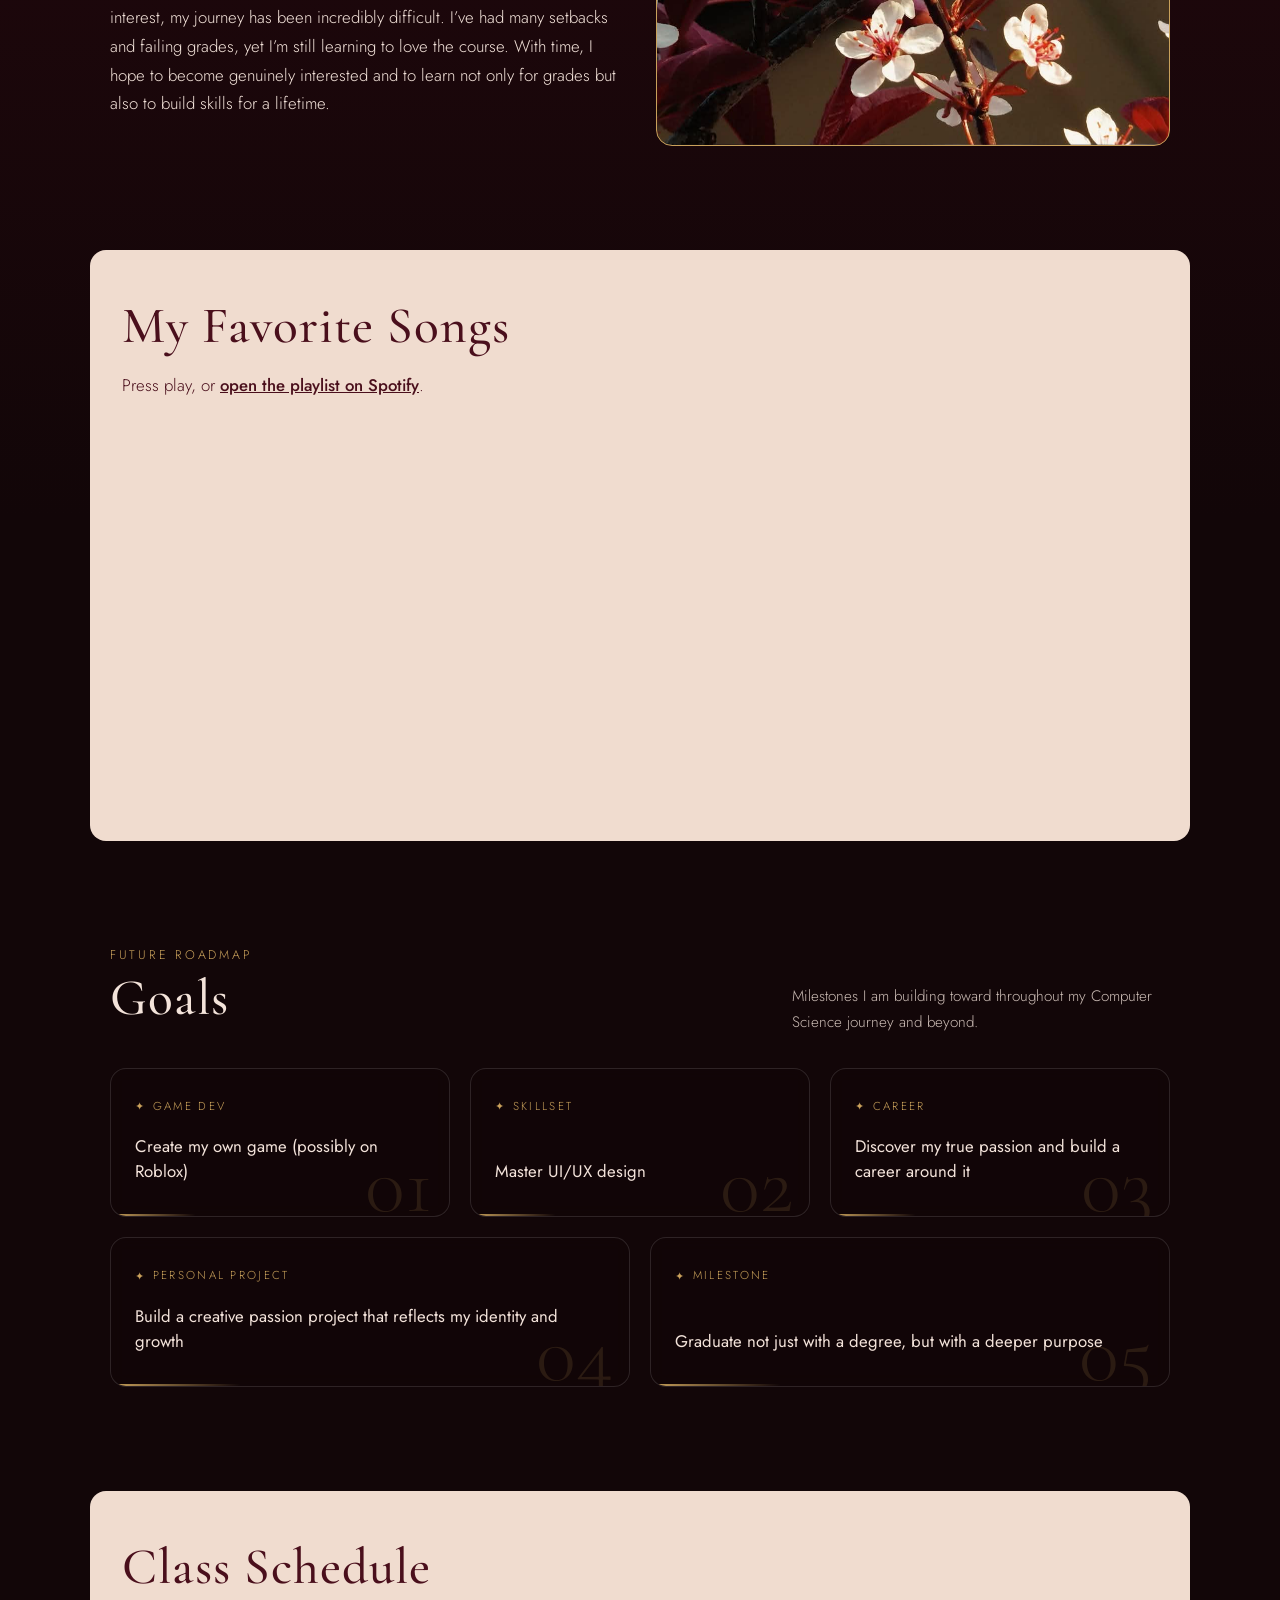
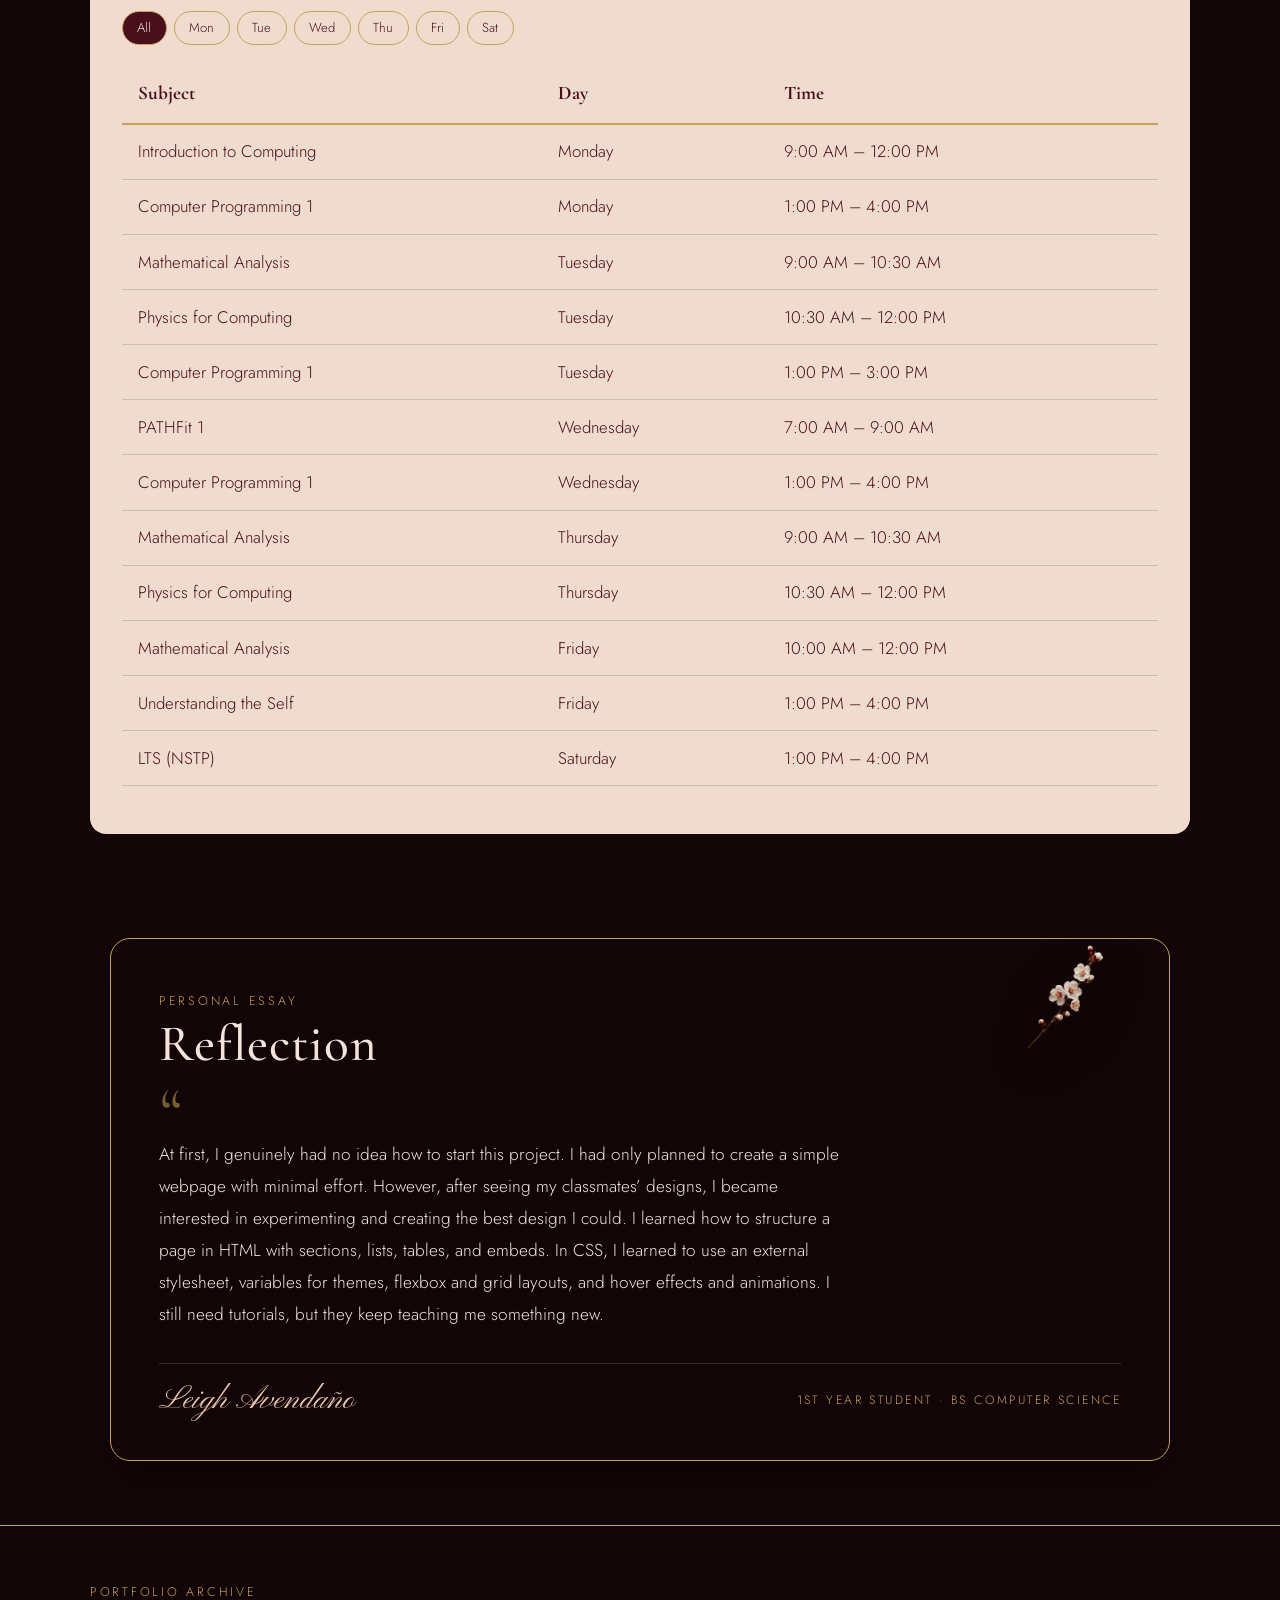
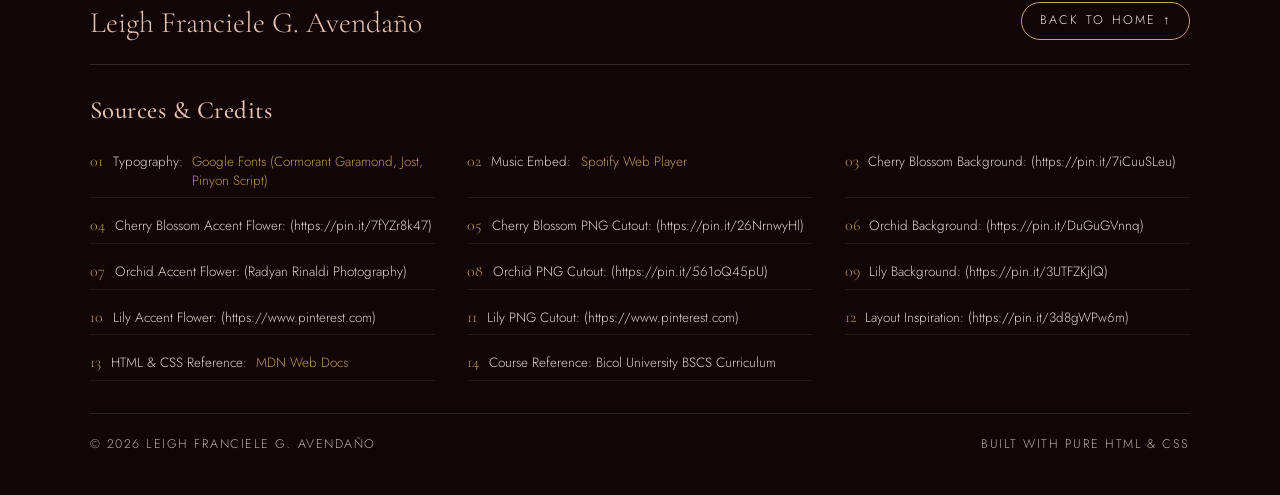
<file: Avendano_Leigh/index.html>
<!DOCTYPE html>
<html lang="en">
<head>
  <meta charset="UTF-8">
  <meta name="viewport" content="width=device-width, initial-scale=1">
  <title>Leigh Avendaño | Portfolio</title>
  <link rel="preconnect" href="https://fonts.googleapis.com">
  <link rel="preconnect" href="https://fonts.gstatic.com" crossorigin>
  <link href="https://fonts.googleapis.com/css2?family=Cormorant+Garamond:wght@300;400;500;600&family=Jost:wght@300;400;500&family=Pinyon+Script&display=swap" rel="stylesheet">
  <link rel="stylesheet" href="style.css">
</head>
<body>

  <!-- ===== THEME SWITCH (hidden radios, controlled by header labels) ===== -->
  <input class="theme-radio" type="radio" name="theme" id="t-cherry" checked>
  <input class="theme-radio" type="radio" name="theme" id="t-orchid">
  <input class="theme-radio" type="radio" name="theme" id="t-lily">

  <!-- ===== HEADER & NAV ===== -->
  <header id="home">
    <a class="brand" href="../../index.html">Back to Home</a>
    <nav>
      <ul class="nav-links">
        <li><a href="#about">About</a></li>
        <li><a href="#path">Path</a></li>
        <li><a href="#favorites">Favorites</a></li>
        <li><a href="#goals">Goals</a></li>
        <li><a href="#schedule">Schedule</a></li>
        <li><a href="#reflection">Reflection</a></li>
      </ul>
      <div class="themes" role="group" aria-label="Choose a theme">
        <label for="t-orchid" class="swatch orchid">Orchid</label>
        <label for="t-cherry" class="swatch cherry">Cherry Blossom</label>
        <label for="t-lily" class="swatch lily">Lily</label>
      </div>
    </nav>
  </header>

  <!-- ===== MAIN CONTENT ===== -->
  <main>

    <!-- ===== HERO / HELLO ===== -->
    <section class="hero" id="hello">
      <h1 class="hero-title" aria-label="Portfolio">PORTFOLIO</h1>

      <div class="hero-grid">
        <div class="hero-left">
          <span class="hero-kicker">HELLO, I’M</span>
          <h2 class="hero-name">LEIGH</h2>
          <p class="hero-role">1ST YEAR COMPUTER SCIENCE<br>BICOL UNIVERSITY</p>
          <span class="hero-rule" aria-hidden="true"></span>
          <p class="hero-bio">I am Leigh Franciele G. Avendaño. I prefer to be called “Leigh”. I am a 1st year student of the Computer Science program at Bicol University. I am somewhat introverted, I find comfort in music, and I am a shopaholic 💗</p>
        </div>

        <div class="hero-center">
            <div class="hero-botanicals" aria-hidden="true">
                <span></span>
                <span></span>
                <span>✦</span>
                <span></span>
                <span>✦</span>
                <span></span>
            </div>
            <div class="profile-wrap">
              <img class="profile profile-base" src="images/profile.png" alt="Leighs cutout portrait">
              <img class="profile profile-hover" src="images/profile-hover.png" alt="Leighs second cutout portrait">
            </div>
        </div>

        <div class="hero-right">
            <p class="script">Get To Know Me,<br>Bueño Edition</p>
          <span class="hero-star" aria-hidden="true">✦</span>
          <ul class="hero-traits">
            <li>MAGANDA</li>
            <li>PRETTY</li>
            <li>MABAIT (PAG TULOG)</li>
            <li>BEAUTIFUL</li>
            <li>MAGAYON</li>
          </ul>
        </div>
      </div>
    </section>

    <!-- ===== ABOUT ME ===== -->
    <section class="panel" id="about">
      <h2>About Me</h2>
      <div class="cols">
        <div>
          <h3>Hobbies &amp; Interests</h3>
          <ul class="tags">
            <li>Gym</li><li>Walking</li><li>Videogames</li><li>Painting</li><li>Makeup</li>
          </ul>
        </div>
        <div>
          <h3>My Typical Day</h3>
          <p>If I have somewhere to go or errands to run, I start my day by putting on makeup and getting ready. I drink my coffee or tea (unsweetened, always) sometime later in the day. When my head feels cluttered, I go for a walk, blast my music, or squeeze in a gym session. Once things slow down, I hop on a game and just play for a while. And of course, somewhere in between all of that, I’m doomscrolling.</p>
        </div>
      </div>
    </section>

    <!-- ===== PATH: my journey into computing ===== -->
    <section class="split" id="path">
      <div class="split-text">
        <h2>My Journey into Computing</h2>
        <p>Life’s randomness somehow landed me in Computer Science because of a spontaneous, on-the-spot decision. Since I had no prior experience or interest, my journey has been incredibly difficult. I’ve had many setbacks and failing grades, yet I’m still learning to love the course. With time, I hope to become genuinely interested and to learn not only for grades but also to build skills for a lifetime.</p>
      </div>
      <div class="split-art" role="img" aria-label="Decorative flower image that changes with the theme"></div>
    </section>

    <!-- ===== FAVORITES: Spotify playlist ===== -->
    <section class="panel" id="favorites">
        <h2>My Favorite Songs</h2>
        <p>Press play, or <a href="https://open.spotify.com/playlist/0ZJsSl78fqEUu0msmioM4O?pi=rWj3Vu0DSh2xG" target="_blank" rel="noopener">open the playlist on Spotify</a>.</p>
        <iframe class="spotify" title="Leigh's favorite songs on Spotify" src="https://open.spotify.com/embed/playlist/0ZJsSl78fqEUu0msmioM4O?pi=rWj3Vu0DSh2xG" width="100%" height="352" frameborder="0" allow="autoplay; clipboard-write; encrypted-media; fullscreen; picture-in-picture" loading="lazy"></iframe>
    </section>

    <!-- ===== GOALS ===== -->
    <section id="goals">
      <div class="goals-head">
        <div>
          <span class="section-kicker">FUTURE ROADMAP</span>
          <h2>Goals</h2>
        </div>
        <p class="goals-sub">Milestones I am building toward throughout my Computer Science journey and beyond.</p>
      </div>
      <ol class="steps">
        <li>
          <span class="step-tag">GAME DEV</span>
          <p>Create my own game (possibly on Roblox)</p>
        </li>
        <li>
          <span class="step-tag">SKILLSET</span>
          <p>Master UI/UX design</p>
        </li>
        <li>
          <span class="step-tag">CAREER</span>
          <p>Discover my true passion and build a career around it</p>
        </li>
        <li>
          <span class="step-tag">PERSONAL PROJECT</span>
          <p>Build a creative passion project that reflects my identity and growth</p>
        </li>
        <li>
          <span class="step-tag">MILESTONE</span>
          <p>Graduate not just with a degree, but with a deeper purpose</p>
        </li>
      </ol>
    </section>

    <!-- ===== CLASS SCHEDULE (day filter + table) ===== -->
    <section class="panel" id="schedule">
      <h2>Class Schedule</h2>

      <div class="day-filter" role="group" aria-label="Filter schedule by day">
        <input class="day-radio" type="radio" name="day" id="d-all" checked>
        <label for="d-all" class="day-pill">All</label>

        <input class="day-radio" type="radio" name="day" id="d-mon">
        <label for="d-mon" class="day-pill">Mon</label>

        <input class="day-radio" type="radio" name="day" id="d-tue">
        <label for="d-tue" class="day-pill">Tue</label>

        <input class="day-radio" type="radio" name="day" id="d-wed">
        <label for="d-wed" class="day-pill">Wed</label>

        <input class="day-radio" type="radio" name="day" id="d-thu">
        <label for="d-thu" class="day-pill">Thu</label>

        <input class="day-radio" type="radio" name="day" id="d-fri">
        <label for="d-fri" class="day-pill">Fri</label>

        <input class="day-radio" type="radio" name="day" id="d-sat">
        <label for="d-sat" class="day-pill">Sat</label>

        <div class="table-wrap">
          <table>
            <thead>
              <tr>
                <th>Subject</th>
                <th>Day</th>
                <th>Time</th>
              </tr>
            </thead>
            <tbody>
              <tr data-day="mon"><td>Introduction to Computing</td><td>Monday</td><td>9:00 AM – 12:00 PM</td></tr>
              <tr data-day="mon"><td>Computer Programming 1</td><td>Monday</td><td>1:00 PM – 4:00 PM</td></tr>
              <tr data-day="tue"><td>Mathematical Analysis</td><td>Tuesday</td><td>9:00 AM – 10:30 AM</td></tr>
              <tr data-day="tue"><td>Physics for Computing</td><td>Tuesday</td><td>10:30 AM – 12:00 PM</td></tr>
              <tr data-day="tue"><td>Computer Programming 1</td><td>Tuesday</td><td>1:00 PM – 3:00 PM</td></tr>
              <tr data-day="wed"><td>PATHFit 1</td><td>Wednesday</td><td>7:00 AM – 9:00 AM</td></tr>
              <tr data-day="wed"><td>Computer Programming 1</td><td>Wednesday</td><td>1:00 PM – 4:00 PM</td></tr>
              <tr data-day="thu"><td>Mathematical Analysis</td><td>Thursday</td><td>9:00 AM – 10:30 AM</td></tr>
              <tr data-day="thu"><td>Physics for Computing</td><td>Thursday</td><td>10:30 AM – 12:00 PM</td></tr>
              <tr data-day="fri"><td>Mathematical Analysis</td><td>Friday</td><td>10:00 AM – 12:00 PM</td></tr>
              <tr data-day="fri"><td>Understanding the Self</td><td>Friday</td><td>1:00 PM – 4:00 PM</td></tr>
              <tr data-day="sat"><td>LTS (NSTP)</td><td>Saturday</td><td>1:00 PM – 4:00 PM</td></tr>
            </tbody>
          </table>
        </div>
      </div>
    </section>

    <!-- ===== REFLECTION ===== -->
    <section id="reflection">
      <div class="reflection-card">
        <div class="reflection-flower" aria-hidden="true"></div>
        <span class="section-kicker">PERSONAL ESSAY</span>
        <h2>Reflection</h2>
        <span class="reflection-quote" aria-hidden="true">“</span>
        <p class="wide">At first, I genuinely had no idea how to start this project. I had only planned to create a simple webpage with minimal effort. However, after seeing my classmates’ designs, I became interested in experimenting and creating the best design I could. I learned how to structure a page in HTML with sections, lists, tables, and embeds. In CSS, I learned to use an external stylesheet, variables for themes, flexbox and grid layouts, and hover effects and animations. I still need tutorials, but they keep teaching me something new.</p>
        <div class="reflection-footer">
          <span class="reflection-sig">Leigh Avendaño</span>
          <span class="reflection-meta">1ST YEAR STUDENT · BS COMPUTER SCIENCE</span>
        </div>
      </div>
    </section>

  </main>

  <!-- ===== FOOTER: credits & sources ===== -->
  <footer>
    <div class="footer-inner">
      <div class="footer-top">
        <div>
          <span class="section-kicker">PORTFOLIO ARCHIVE</span>
          <p class="footer-name">Leigh Franciele G. Avendaño</p>
        </div>
        <a class="back-top" href="../../index.html">Back to Home ↑</a>
      </div>

      <div class="sources-block">
        <h2>Sources &amp; Credits</h2>
        <ol class="sources-list">
            <li>Typography: <a href="https://fonts.google.com" target="_blank" rel="noopener">Google Fonts (Cormorant Garamond, Jost, Pinyon Script)</a></li>
            <li>Music Embed: <a href="https://open.spotify.com" target="_blank" rel="noopener">Spotify Web Player</a></li>
            <li>Cherry Blossom Background: (https://pin.it/7iCuuSLeu)</li>
            <li>Cherry Blossom Accent Flower: (https://pin.it/7fYZr8k47)</li>
            <li>Cherry Blossom PNG Cutout: (https://pin.it/26NrnwyHl)</li>
            <li>Orchid Background: (https://pin.it/DuGuGVnnq)</li>
            <li>Orchid Accent Flower: (Radyan Rinaldi Photography)</li>
            <li>Orchid PNG Cutout: (https://pin.it/561oQ45pU)</li>
            <li>Lily Background: (https://pin.it/3UTFZKjlQ)</li>
            <li>Lily Accent Flower: (https://www.pinterest.com)</li>
            <li>Lily PNG Cutout: (https://www.pinterest.com)</li>
            <li>Layout Inspiration: (https://pin.it/3d8gWPw6m)</li>
            <li>HTML &amp; CSS Reference: <a href="https://developer.mozilla.org" target="_blank" rel="noopener">MDN Web Docs</a></li>
            <li>Course Reference: Bicol University BSCS Curriculum</li>
        </ol>
      </div>

      <div class="footer-bottom">
        <span>© 2026 Leigh Franciele G. Avendaño</span>
        <span>Built with pure HTML &amp; CSS</span>
      </div>
    </div>
  </footer>

</body>
</html>
</file>
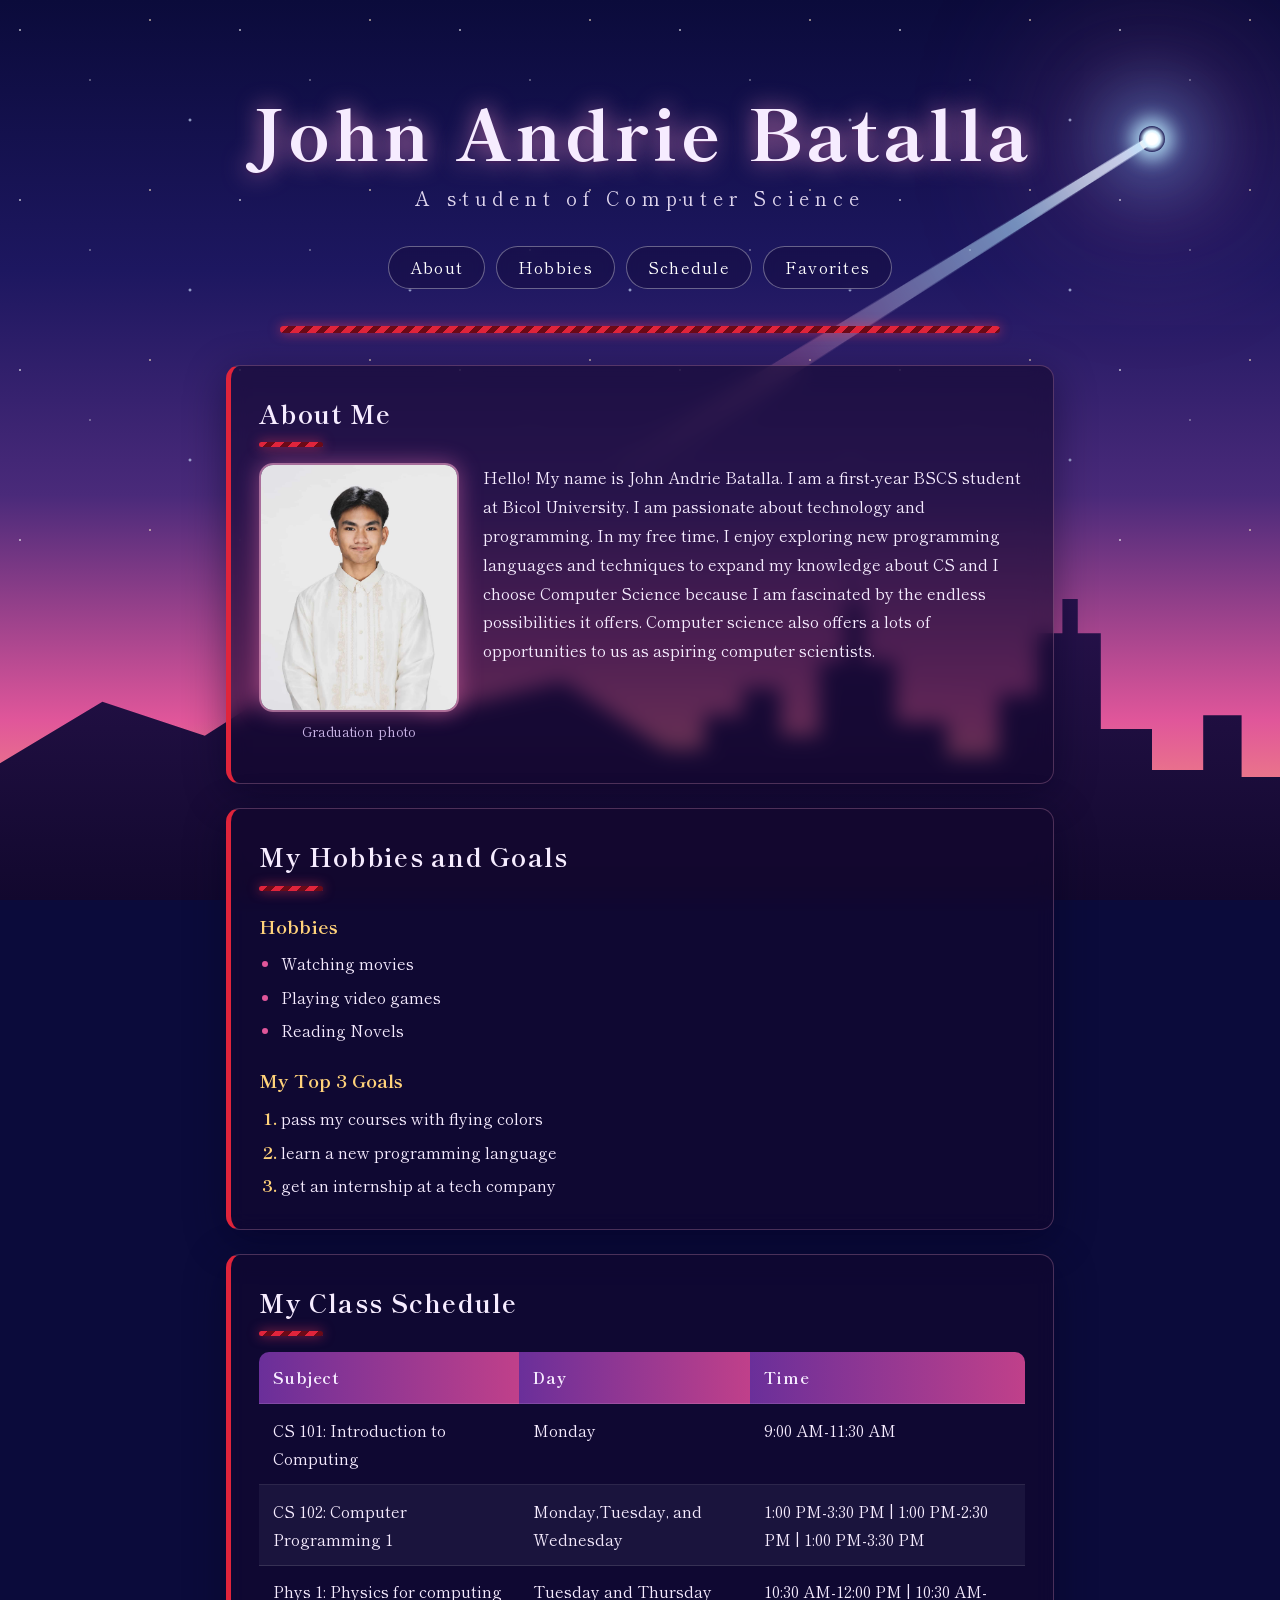
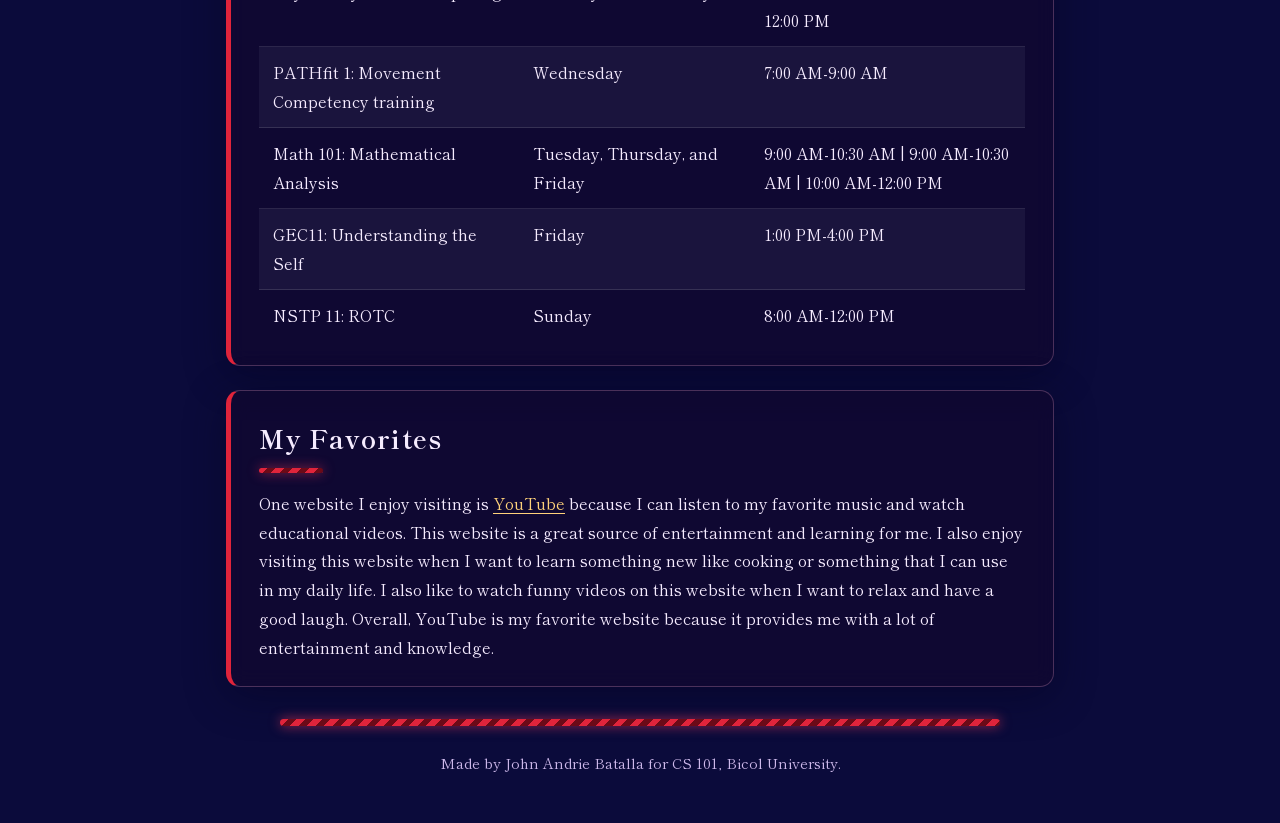
<file: Batalla_John/index.html>
<!DOCTYPE html>
<html lang="en">
<head>
  <meta charset="UTF-8">
  <meta name="viewport" content="width=device-width, initial-scale=1.0">
  <title>John Andrie Batalla</title>
  <link rel="stylesheet" href="style.css">
</head>
<body>

  <header>
    <h1>John Andrie Batalla</h1>
    <p>A student of Computer Science</p>
    <nav>
      <ul>
        <li><a href="#about">About</a></li>
        <li><a href="#hobbies">Hobbies</a></li>
        <li><a href="#schedule">Schedule</a></li>
        <li><a href="#favorites">Favorites</a></li>
      </ul>
    </nav>
  </header>

  <main>

    <section id="about">
      <h2>About Me</h2>
      <figure>
        <img src="images/profile.png" alt="graduation photo" width="200">
        <figcaption>Graduation photo</figcaption>
      </figure>
      <p>
        Hello! My name is John Andrie Batalla. I am a first-year BSCS student at Bicol University.
        I am passionate about technology and programming. In my free time, I enjoy exploring new programming languages and techniques to expand my knowledge about CS and I choose Computer Science because I am fascinated by the endless possibilities it offers. Computer science also offers a lots of opportunities to us as aspiring computer scientists.
      </p>
    </section>

    <section id="hobbies">
      <h2>My Hobbies and Goals</h2>

      <h3>Hobbies</h3>
      <ul>
        <li>Watching movies</li>
        <li>Playing video games</li>
        <li>Reading Novels</li>
        </li>
      </ul>

      <h3>My Top 3 Goals</h3>
      <ol>
        <li>pass my courses with flying colors</li>
        <li>learn a new programming language</li>
        <li>get an internship at a tech company</li>
      </ol>
    </section>

    <section id="schedule">
      <h2>My Class Schedule</h2>
      <table border="1">
        <thead>
          <tr>
            <th>Subject</th>
            <th>Day</th>
            <th>Time</th>
          </tr>
        </thead>
        <tbody>
          <tr>
            <td>CS 101: Introduction to Computing</td>
            <td>Monday</td>
            <td>9:00 AM-11:30 AM</td>
          </tr>
          <tr>
            <td>CS 102: Computer Programming 1</td>
            <td>Monday,Tuesday, and Wednesday</td>
            <td>1:00 PM-3:30 PM | 1:00 PM-2:30 PM | 1:00 PM-3:30 PM</td>
          </tr>
          <tr>
            <td>Phys 1: Physics for computing</td>
            <td>Tuesday and Thursday</td>
            <td>10:30 AM-12:00 PM | 10:30 AM-12:00 PM</td>
          </tr>
           <tr>
            <td>PATHfit 1: Movement Competency training</td>
            <td>Wednesday</td>
            <td>7:00 AM-9:00 AM</td>
          </tr>
           <tr>
            <td>Math 101: Mathematical Analysis</td>
            <td>Tuesday, Thursday, and Friday</td>
            <td>9:00 AM-10:30 AM | 9:00 AM-10:30 AM | 10:00 AM-12:00 PM</td>
          </tr>
           <tr>
            <td>GEC11: Understanding the Self</td>
            <td>Friday</td>
            <td>1:00 PM-4:00 PM</td>
          </tr>
           <tr>
            <td>NSTP 11: ROTC</td>
            <td>Sunday</td>
            <td>8:00 AM-12:00 PM</td>
          </tr>
        </tbody>
      </table>
    </section>

    <section id="favorites">
      <h2>My Favorites</h2>
      <p>
        One website I enjoy visiting is
        <a href="https://www.youtube.com/">YouTube</a>
        because I can listen to my favorite music and watch educational videos. This website is a great source of entertainment and learning for me. I also enjoy visiting this website when I want to learn something new like cooking or something that I can use in my daily life. I also like to watch funny videos on this website when I want to relax and have a good laugh. Overall, YouTube is my favorite website because it provides me with a lot of entertainment and knowledge.
      </p>
    </section>

  </main>

  <footer>
    <p>Made by John Andrie Batalla for CS 101, Bicol University.</p>
  </footer>

</body>
</html>
</file>
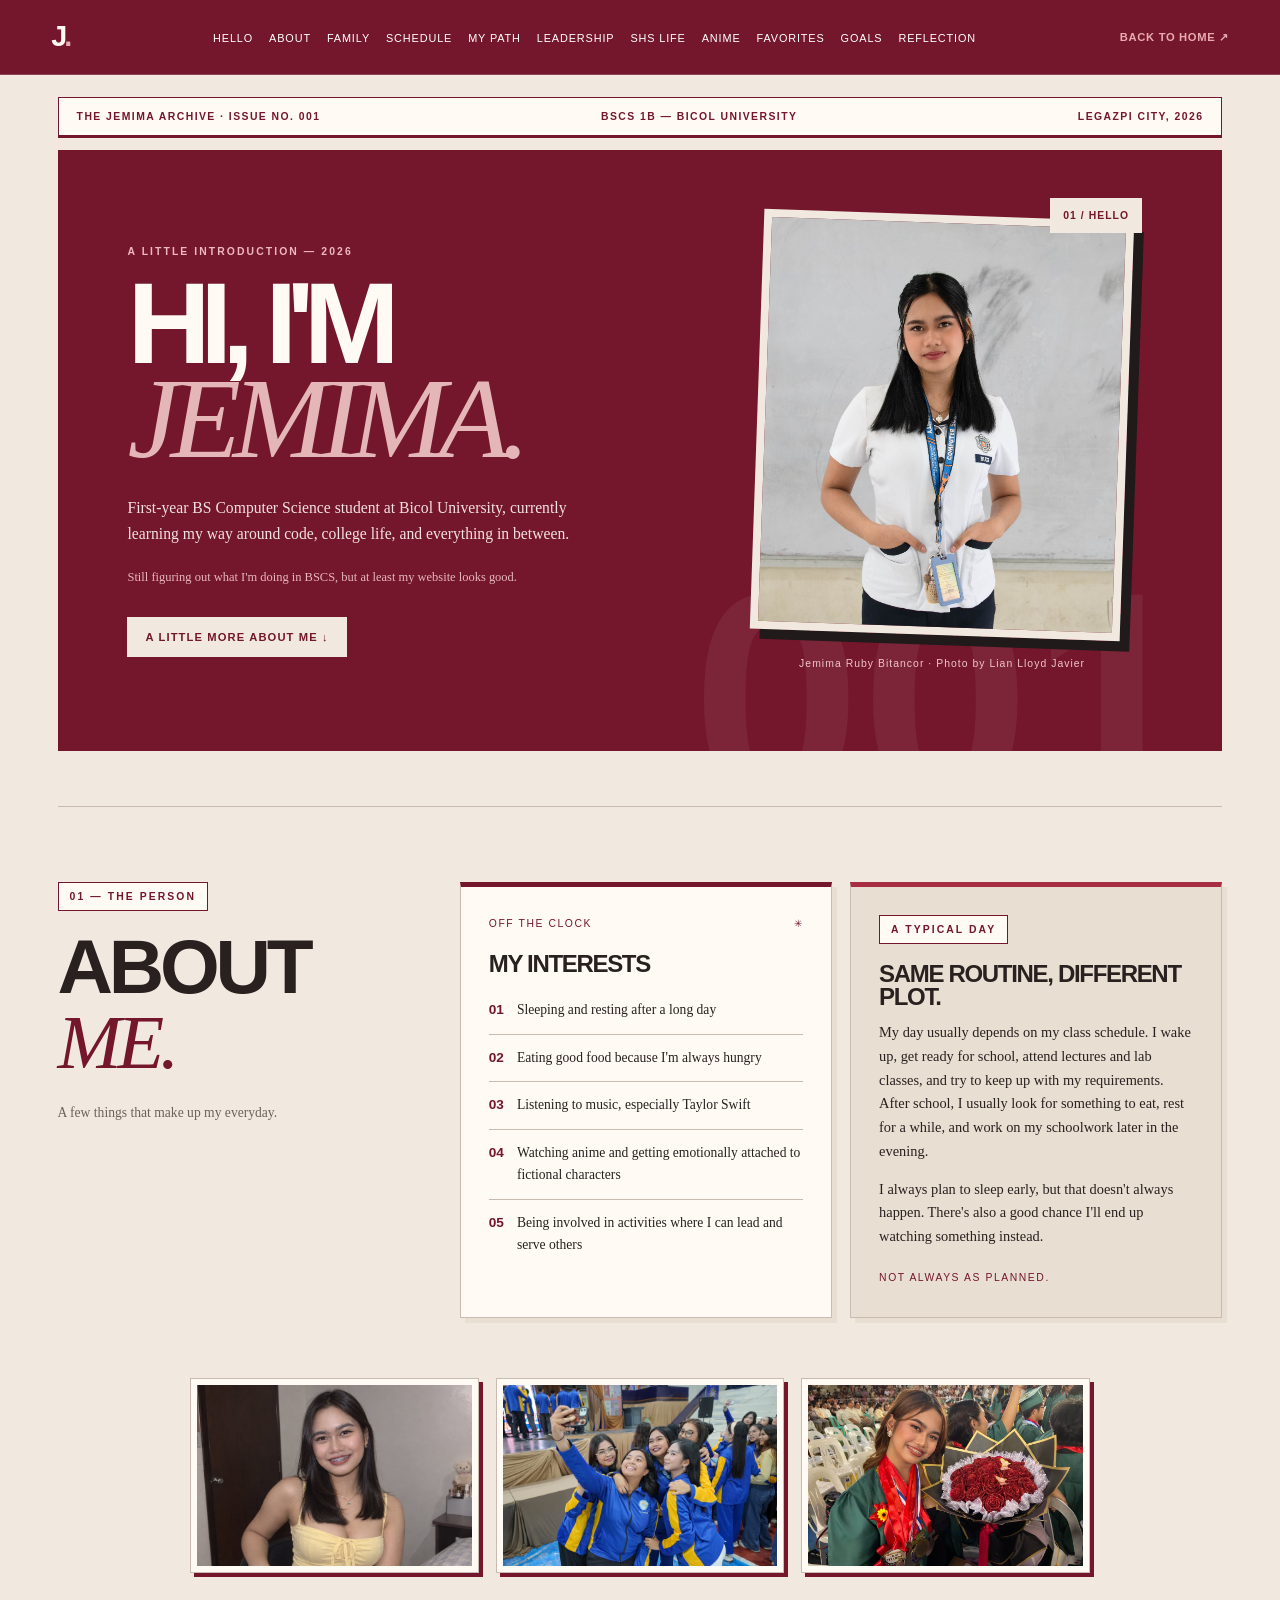
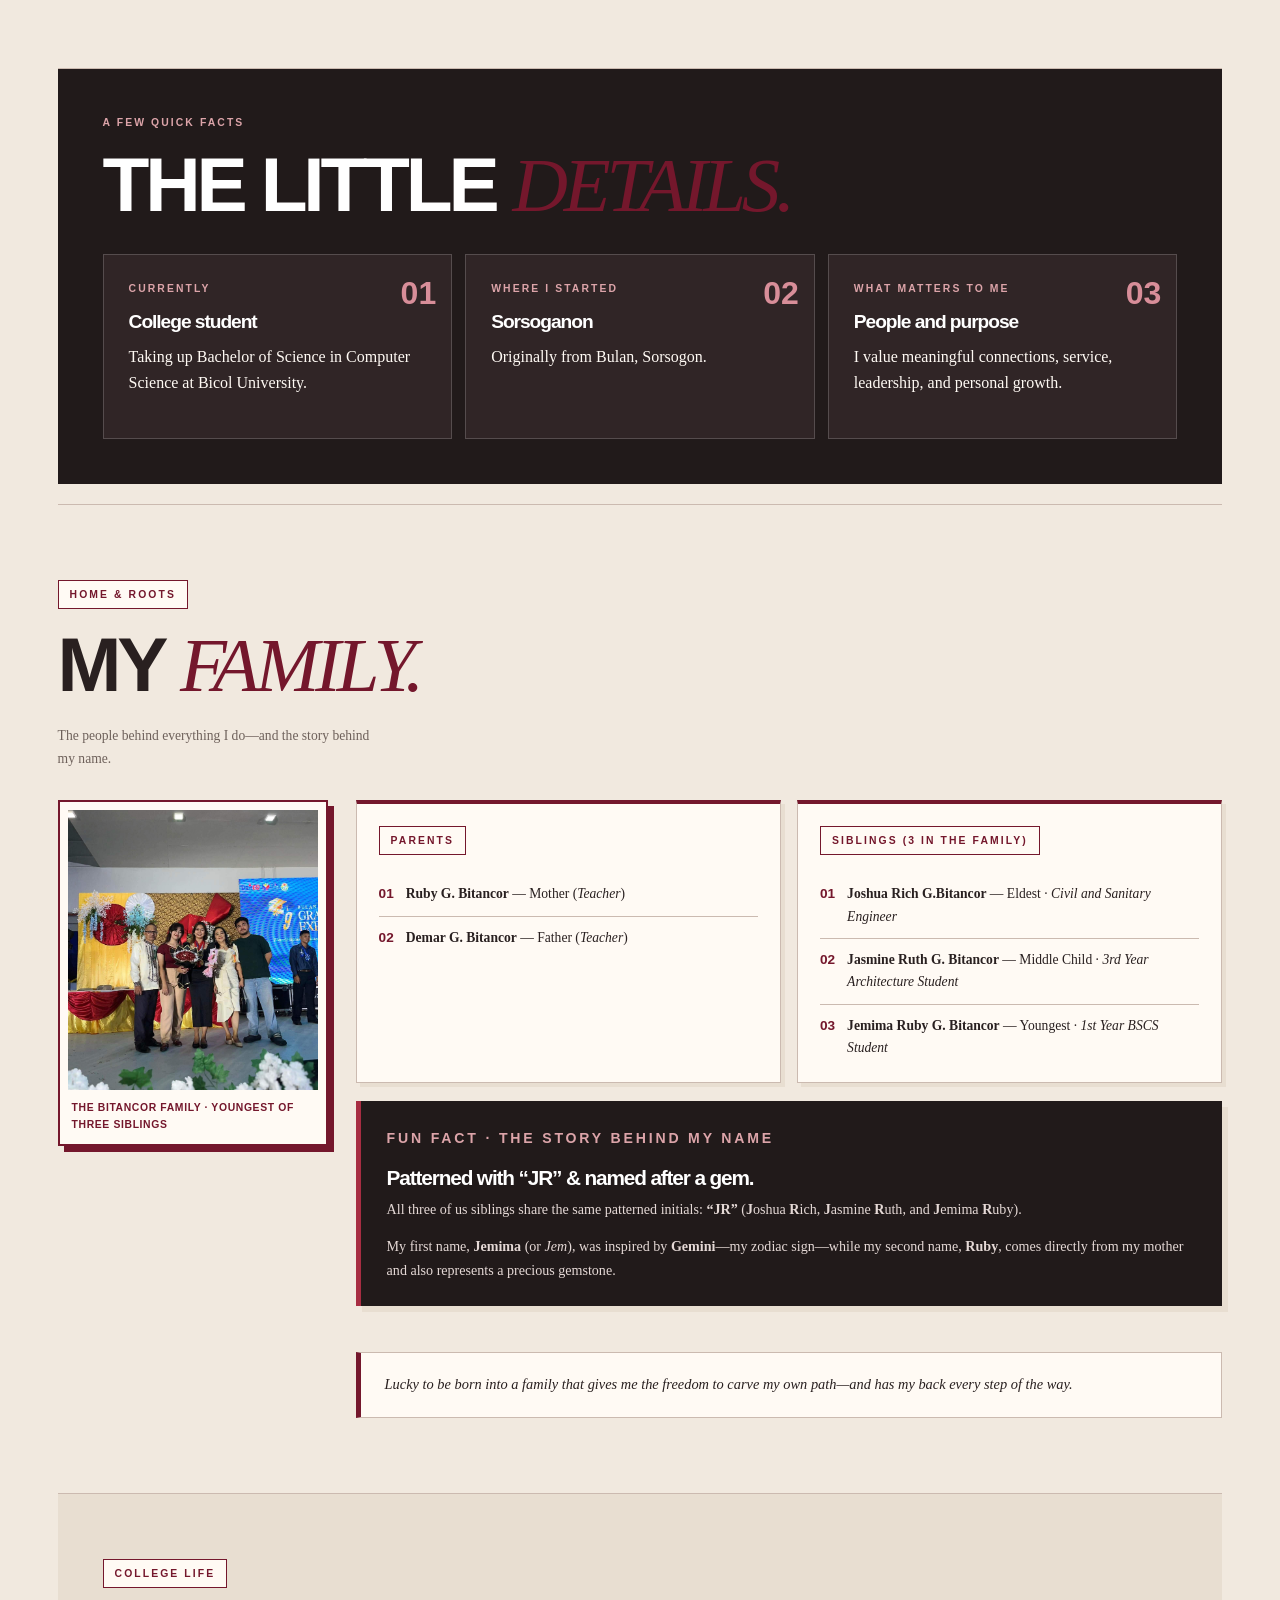
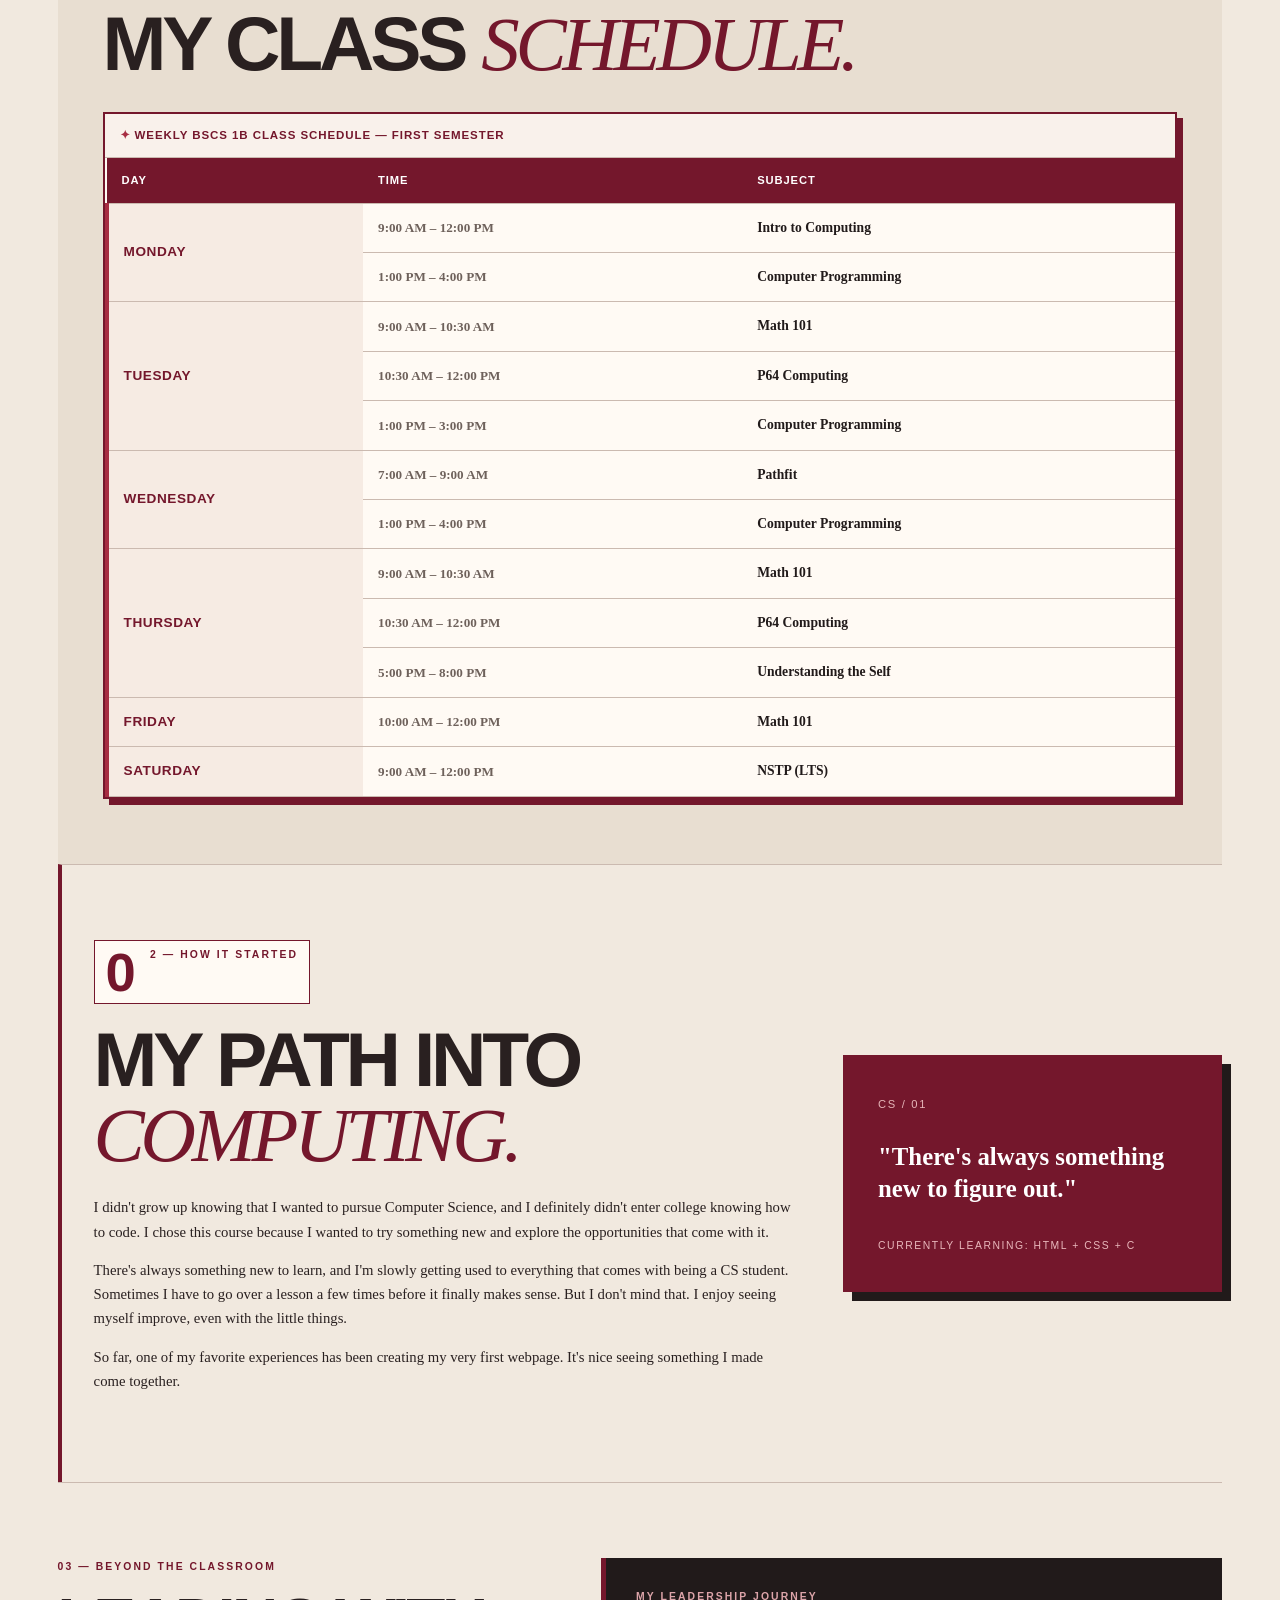
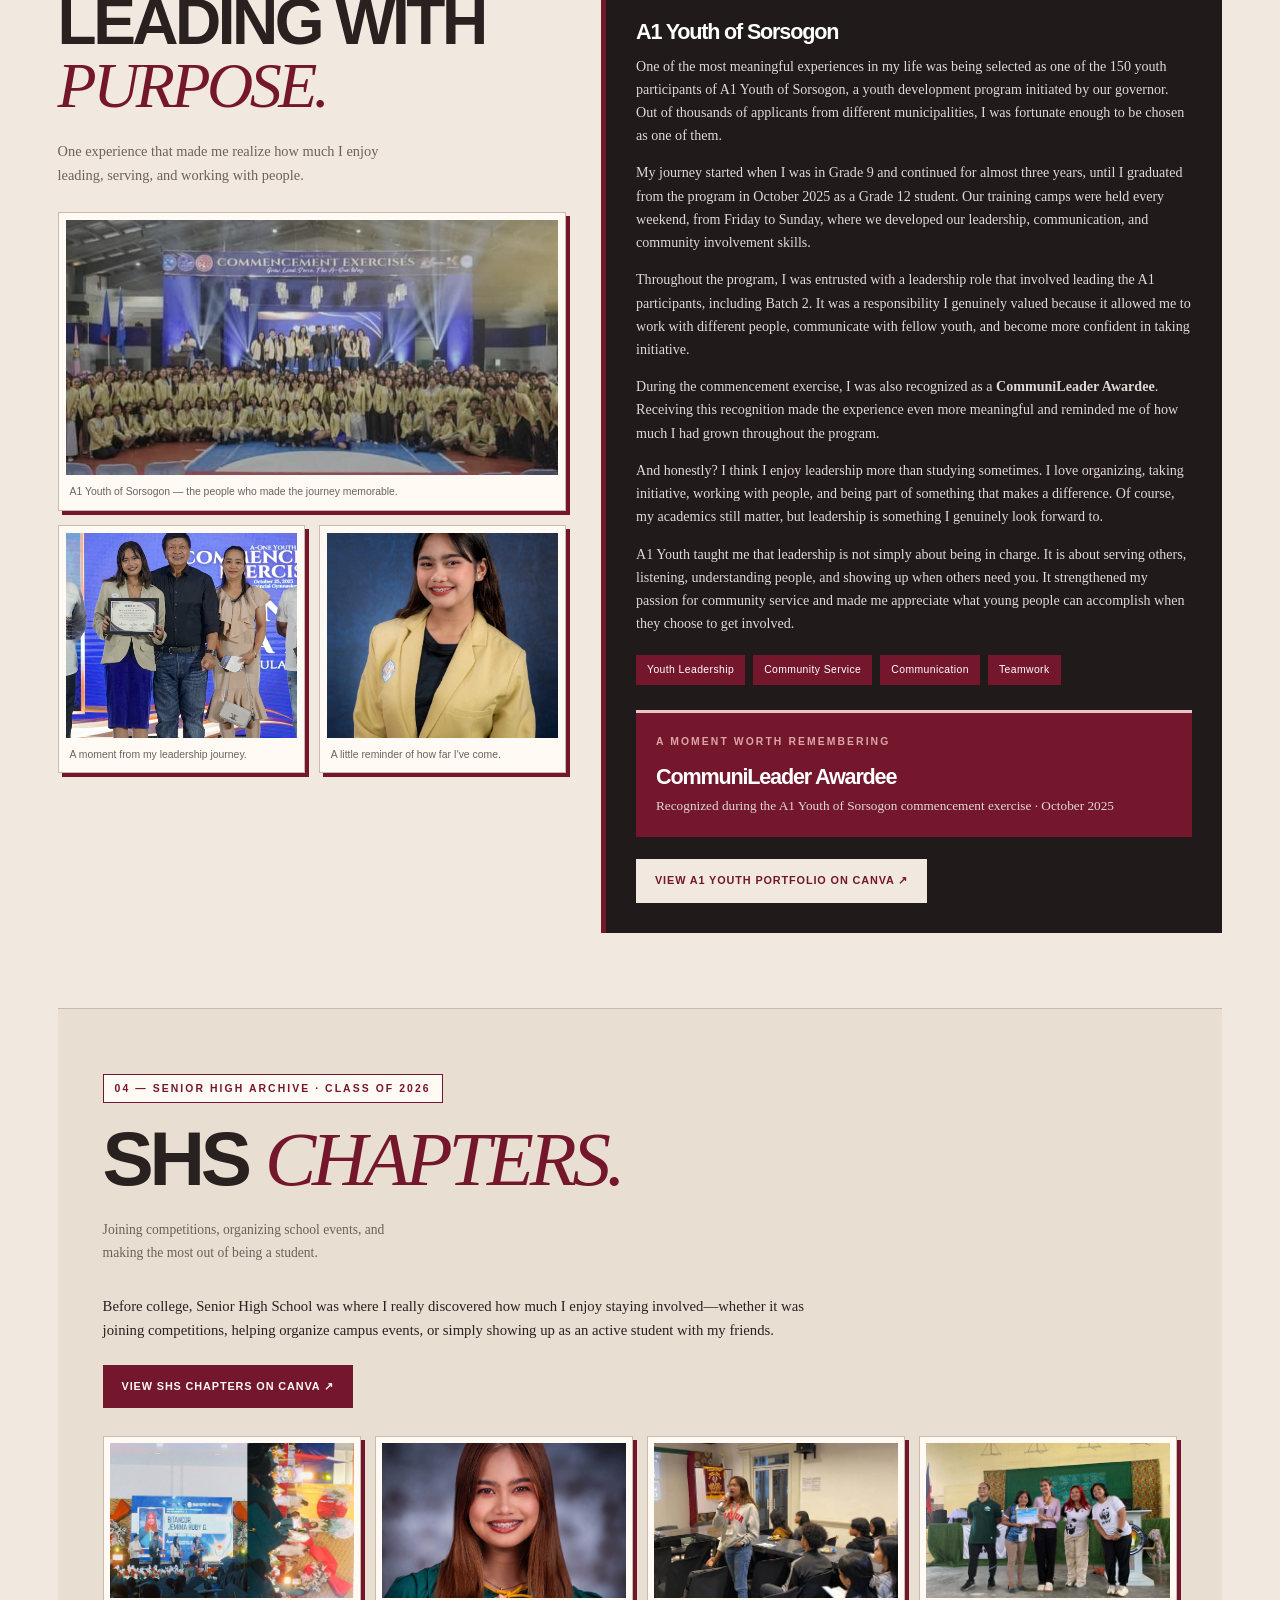
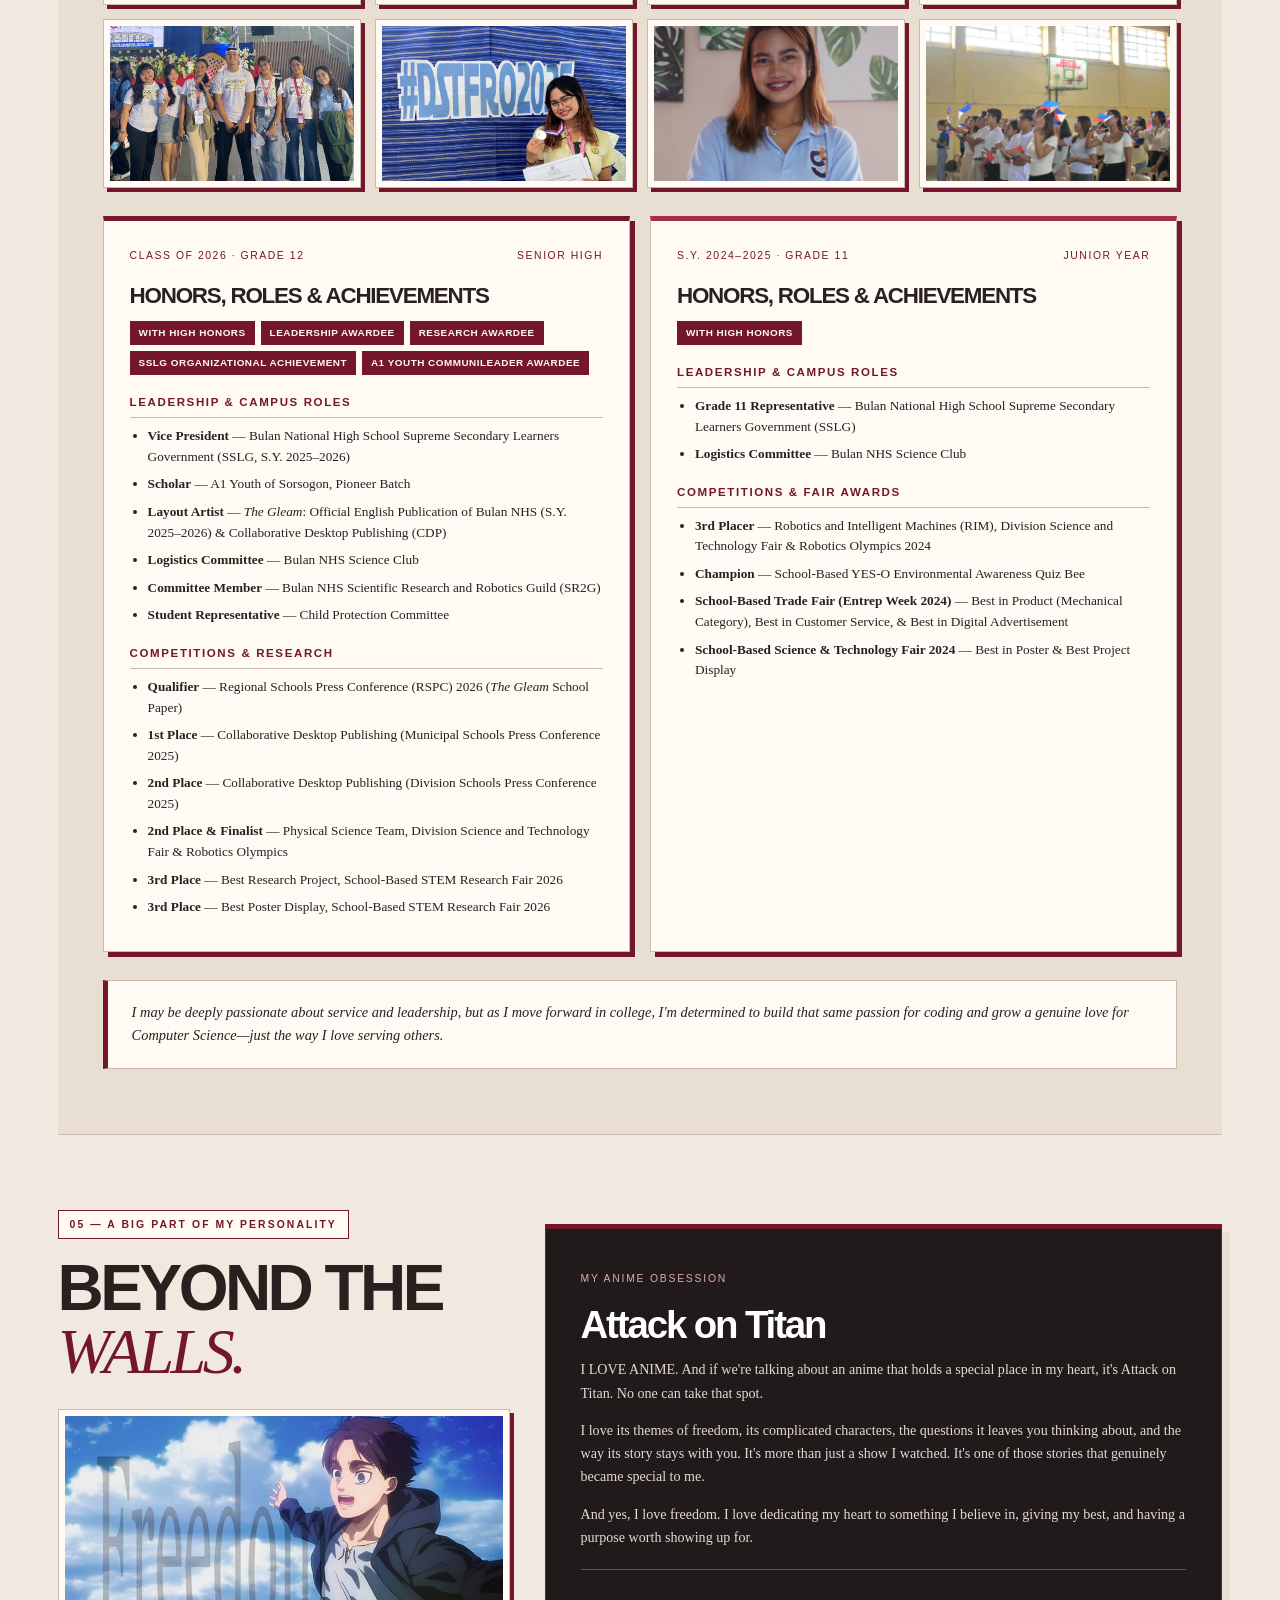
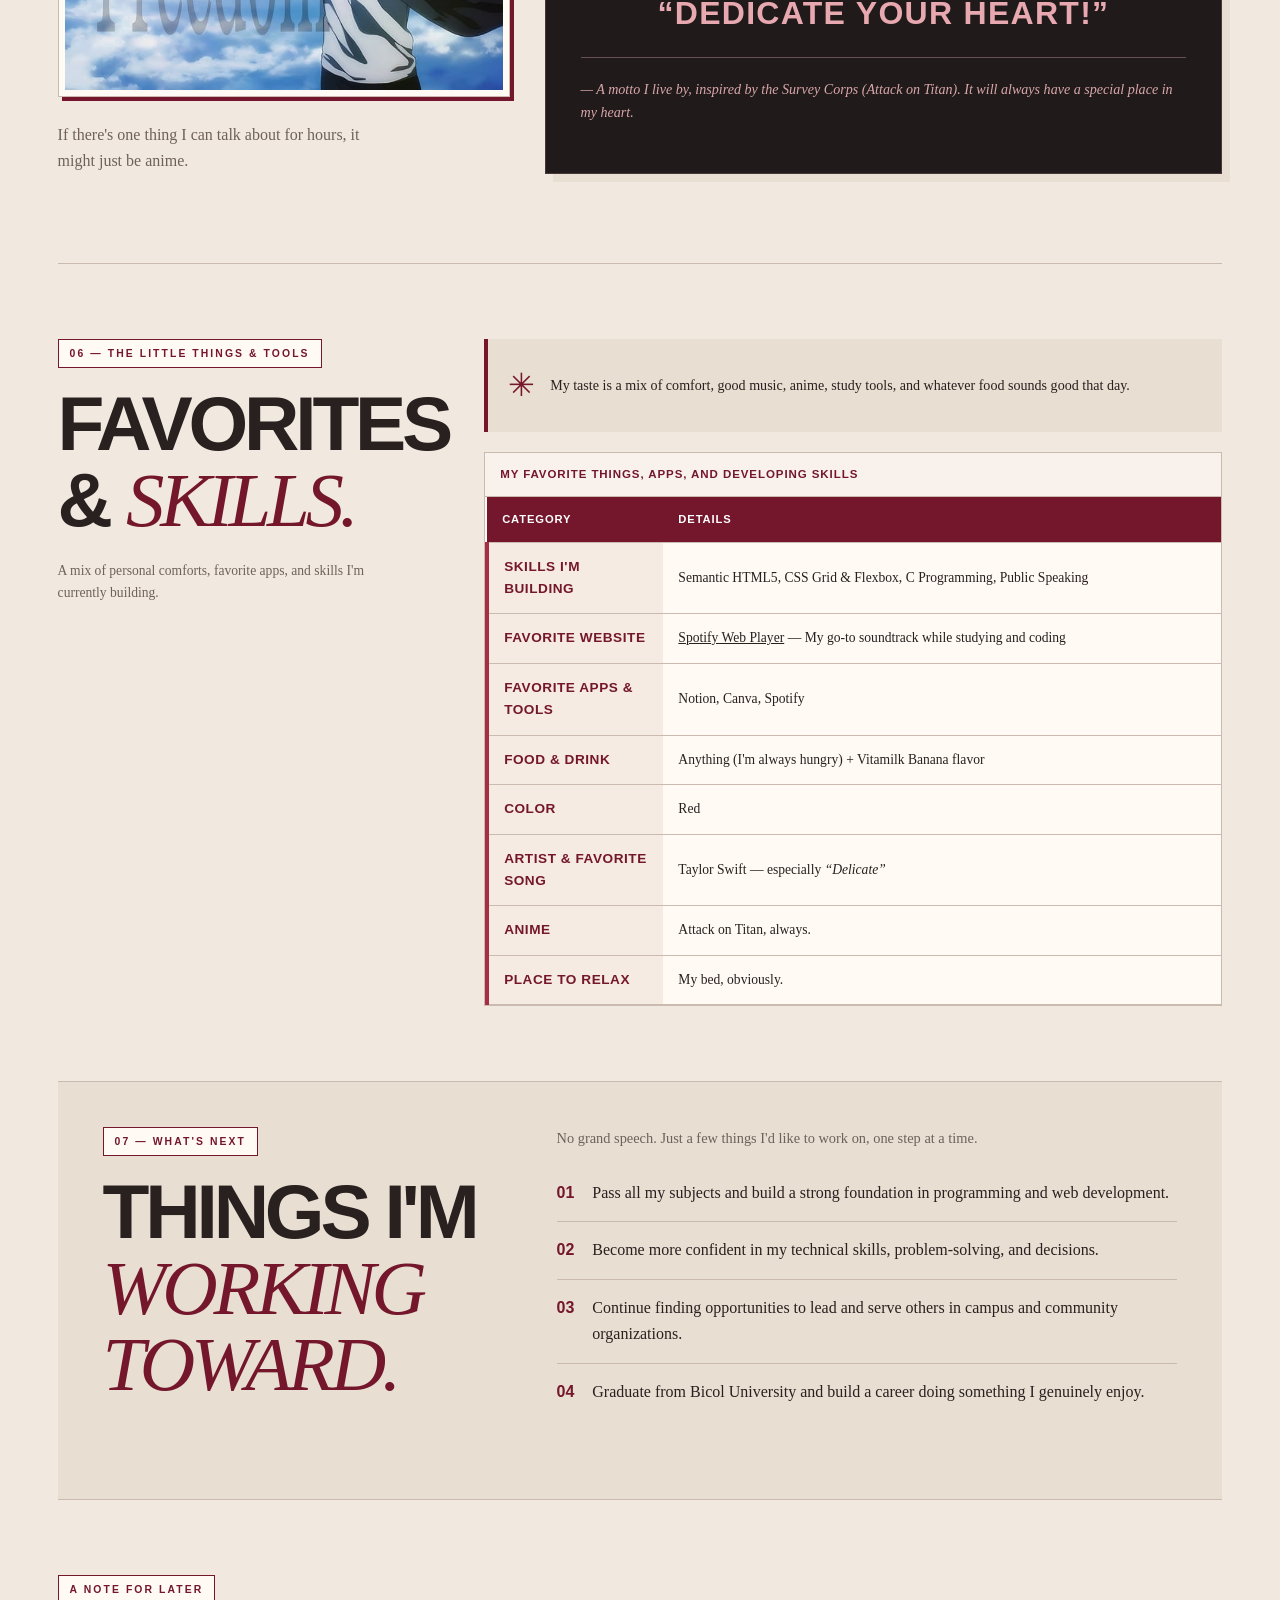
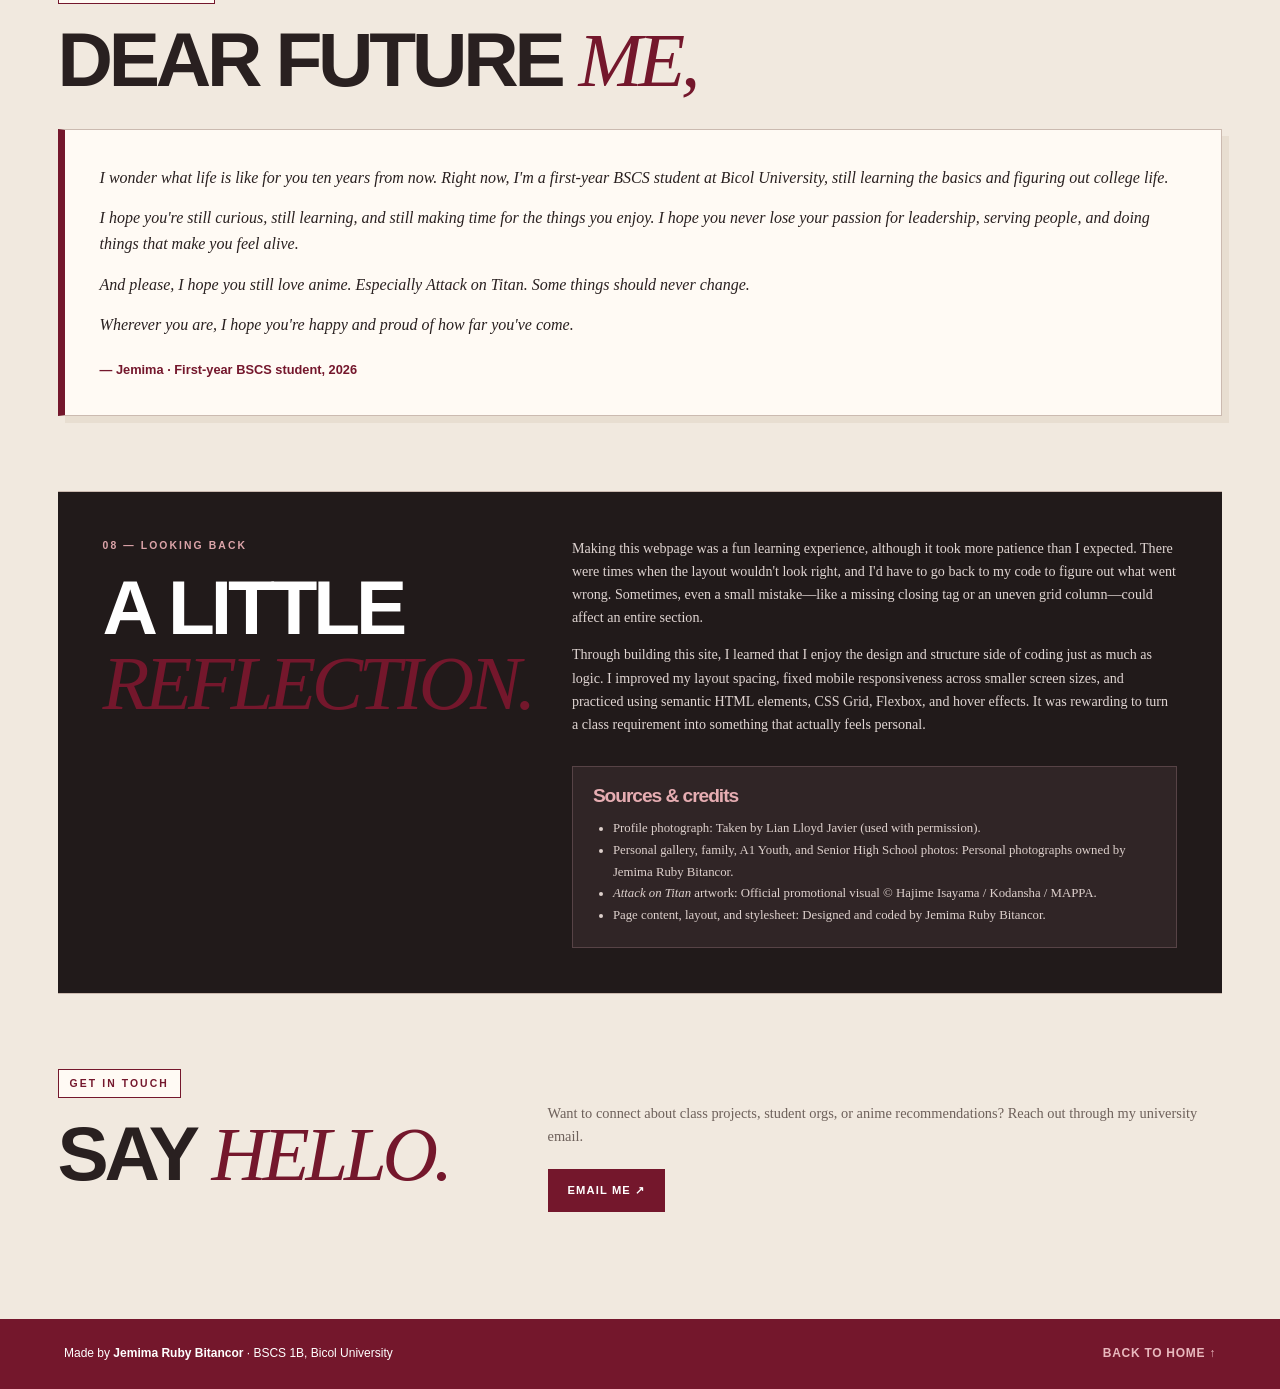
<file: Bitancor_Jemima/index.html>
<!DOCTYPE html>
<html lang="en">
<head>
    <!-- DOCUMENT METADATA & CHARACTER ENCODING -->
    <meta charset="UTF-8">
    <meta name="viewport" content="width=device-width, initial-scale=1.0">
    <meta name="description" content="A personal portfolio introducing Jemima, a first-year BSCS student at Bicol University.">
    <title>Jemima | A Little About Me</title>

    <!-- LINK TO EXTERNAL STYLESHEET -->
    <link rel="stylesheet" href="style.css">
</head>

<body>

    <!-- ==================================================
         SITE HEADER & STICKY NAVIGATION BAR
         Contains the wordmark, section anchor links, and Back to Home link
         ================================================== -->
    <header class="site-header" id="top">
        <a class="wordmark" href="#top" aria-label="Jemima Home">J<span>.</span></a>

        <!-- IN-PAGE TABLE OF CONTENTS NAVIGATION -->
        <nav aria-label="Main navigation">
            <ul>
                <li><a href="#hello">Hello</a></li>
                <li><a href="#about">About</a></li>
                <li><a href="#family">Family</a></li>
                <li><a href="#schedule">Schedule</a></li>
                <li><a href="#path">My Path</a></li>
                <li><a href="#service">Leadership</a></li>
                <li><a href="#shs">SHS Life</a></li>
                <li><a href="#anime">Anime</a></li>
                <li><a href="#favorites">Favorites</a></li>
                <li><a href="#goals">Goals</a></li>
                <li><a href="#reflection">Reflection</a></li>
            </ul>
        </nav>

        <!-- INTEGRATION RULE: BACK TO CLASS ZINE HOME PAGE -->
        <a class="header-home" href="../../index.html">Back to Home ↗</a>
    </header>

    <!-- ==================================================
         MAIN CONTENT WRAPPER
         ================================================== -->
    <main>

        <!-- EDITORIAL MASTHEAD STRIP (ISSUE NUMBER, COURSE, LOCATION) -->
        <div class="issue-bar">
            <span>THE JEMIMA ARCHIVE · ISSUE NO. 001</span>
            <span>BSCS 1B — BICOL UNIVERSITY</span>
            <span>LEGAZPI CITY, 2026</span>
        </div>

        <!-- ==================================================
             SECTION 1: HELLO / HERO INTRODUCTION
             Includes main H1 title, short intro, and profile portrait
             ================================================== -->
        <section class="hero panel" id="hello">
            <div class="hero-copy">
                <p class="eyebrow">A LITTLE INTRODUCTION — 2026</p>

                <h1>Hi, I'm <em>Jemima.</em></h1>

                <p class="hero-lead">
                    First-year BS Computer Science student at Bicol University,
                    currently learning my way around code, college life, and everything in between.
                </p>

                <p class="hero-note">
                    Still figuring out what I'm doing in BSCS, but at least my website looks good.
                </p>

                <a class="text-link" href="#about">
                    A little more about me ↓
                </a>
            </div>

            <!-- PROFILE PHOTOGRAPH & ATTRIBUTION -->
            <div class="hero-photo-wrap">
                <span class="photo-stamp">01 / HELLO</span>

                <img class="hero-photo"
                     src="images/profile.jpg"
                     alt="Portrait of Jemima Ruby Bitancor">

                <p class="photo-caption">
                    Jemima Ruby Bitancor · Photo by Lian Lloyd Javier
                </p>
            </div>
        </section>

        <!-- ==================================================
             SECTION 2: ABOUT ME & INTERESTS
             Includes unordered list of interests, typical day, and photo strip
             ================================================== -->
        <section class="section-grid" id="about">
            <div class="section-heading">
                <p class="eyebrow">01 — THE PERSON</p>
                <h2>About <em>me.</em></h2>
                <p class="heading-aside">
                    A few things that make up my everyday.
                </p>
            </div>

            <div class="about-content">
                <!-- INTERESTS CARD (UNORDERED LIST) -->
                <article class="feature-card">
                    <div class="card-topline">
                        <span>OFF THE CLOCK</span>
                        <span>✳</span>
                    </div>

                    <h3>My Interests</h3>

                    <ul class="interest-list">
                        <li><span>01</span> Sleeping and resting after a long day</li>
                        <li><span>02</span> Eating good food because I'm always hungry</li>
                        <li><span>03</span> Listening to music, especially Taylor Swift</li>
                        <li><span>04</span> Watching anime and getting emotionally attached to fictional characters</li>
                        <li><span>05</span> Being involved in activities where I can lead and serve others</li>
                    </ul>
                </article>

                <!-- TYPICAL DAY ROUTINE CARD -->
                <article class="day-card">
                    <p class="eyebrow">A TYPICAL DAY</p>

                    <h3>Same routine, different plot.</h3>

                    <p>
                        My day usually depends on my class schedule.
                        I wake up, get ready for school, attend lectures
                        and lab classes, and try to keep up with my
                        requirements. After school, I usually look for
                        something to eat, rest for a while, and work on
                        my schoolwork later in the evening.
                    </p>

                    <p>
                        I always plan to sleep early, but that doesn't
                        always happen. There's also a good chance I'll
                        end up watching something instead.
                    </p>

                    <span class="card-index">NOT ALWAYS AS PLANNED.</span>
                </article>
            </div>

            <!-- THREE-PHOTO PERSONAL GALLERY STRIP -->
            <div class="about-gallery">
                <img src="images/about-photo1.jpg" alt="A candid photo of Jemima">
                <img src="images/about-photo2.jpg" alt="Jemima spending time with friends">
                <img src="images/about-photo3.jpg" alt="A memorable moment from Jemima's college life">
            </div>
        </section>

        <!-- ==================================================
             OPTIONAL SECTION: QUICK PERSONAL SNAPSHOT CARDS
             ================================================== -->
        <section class="personal-section" id="personal">
            <div class="section-heading">
                <p class="eyebrow">A FEW QUICK FACTS</p>
                <h2>The little <em>details.</em></h2>
            </div>

            <div class="personal-grid">
                <article class="personal-card">
                    <span class="personal-number">01</span>
                    <p class="eyebrow">CURRENTLY</p>
                    <h3>College student</h3>
                    <p>Taking up Bachelor of Science in Computer Science at Bicol University.</p>
                </article>

                <article class="personal-card">
                    <span class="personal-number">02</span>
                    <p class="eyebrow">WHERE I STARTED</p>
                    <h3>Sorsoganon</h3>
                    <p>Originally from Bulan, Sorsogon.</p>
                </article>

                <article class="personal-card">
                    <span class="personal-number">03</span>
                    <p class="eyebrow">WHAT MATTERS TO ME</p>
                    <h3>People and purpose</h3>
                    <p>I value meaningful connections, service, leadership, and personal growth.</p>
                </article>
            </div>
        </section>
<!-- ==================================================
             OPTIONAL SECTION: FAMILY & ORIGIN OF MY NAME
             Features family portrait, family members, and the "JR" name story
             ================================================== -->
        <section class="family-section" id="family">
            <div class="section-heading">
                <p class="eyebrow">HOME &amp; ROOTS</p>
                <h2>My <em>family.</em></h2>
                <p class="heading-aside">
                    The people behind everything I do—and the story behind my name.
                </p>
            </div>

            <div class="family-grid">
                <!-- COMPACT NOTICEABLE FAMILY PHOTO FRAME -->
                <figure class="family-photo-card">
                    <img src="images/family.jpg" alt="The Bitancor family">
                    <figcaption>
                        The Bitancor Family · Youngest of three siblings
                    </figcaption>
                </figure>

                <!-- FAMILY ROSTER & NAME ORIGIN STORY -->
                <div class="family-details">
                    <div class="family-roster">
                        <div class="family-group">
                            <p class="eyebrow">PARENTS</p>
                            <ul class="family-list">
                                <li><span>01</span><div><strong>Ruby G. Bitancor</strong> — Mother (<em>Teacher</em>)</div></li>
                                <li><span>02</span><div><strong>Demar G. Bitancor</strong> — Father (<em>Teacher</em>)</div></li>
                            </ul>
                        </div>

                        <div class="family-group">
                            <p class="eyebrow">SIBLINGS (3 IN THE FAMILY)</p>
                            <ul class="family-list">
                                <li><span>01</span><div><strong>Joshua Rich G.Bitancor</strong> — Eldest · <em>Civil and Sanitary Engineer</em></div></li>
                                <li><span>02</span><div><strong>Jasmine Ruth G. Bitancor</strong> — Middle Child · <em>3rd Year Architecture Student</em></div></li>
                                <li><span>03</span><div><strong>Jemima Ruby G. Bitancor</strong> — Youngest · <em>1st Year BSCS Student</em></div></li>
                            </ul>
                        </div>
                    </div>

                    <!-- FUN FACT: THE "JR" INITIALS & GEMINI / RUBY NAME ORIGIN -->
                    <div class="name-origin-box">
                        <p class="eyebrow">FUN FACT · THE STORY BEHIND MY NAME</p>
                        <h3>Patterned with “JR” &amp; named after a gem.</h3>
                        <p>
                            All three of us siblings share the same patterned initials: <strong>“JR”</strong>
                            (<strong>J</strong>oshua <strong>R</strong>ich, <strong>J</strong>asmine <strong>R</strong>uth,
                            and <strong>J</strong>emima <strong>R</strong>uby).
                        </p>
                        <p>
                            My first name, <strong>Jemima</strong> (or <em>Jem</em>), was inspired by
                            <strong>Gemini</strong>—my zodiac sign—while my second name, <strong>Ruby</strong>,
                            comes directly from my mother and also represents a precious gemstone.
                        </p>
                    </div>

                    <!-- CLOSING FAMILY NOTE -->
                    <div class="shs-note">
                        <p>
                            Lucky to be born into a family that gives me the freedom to carve my own path—and has my back every step of the way.
                    </div>
                </div>
            </div>
        </section>

        <!-- ==================================================
             OPTIONAL SECTION: WEEKLY CLASS SCHEDULE TABLE
             ================================================== -->
        <section class="schedule-section panel" id="schedule">
            <div class="section-heading">
                <p class="eyebrow">COLLEGE LIFE</p>
                <h2>My class <em>schedule.</em></h2>
            </div>

            <div class="table-wrap">
                <table>
                    <caption>Weekly BSCS 1B Class Schedule — First Semester</caption>

                    <thead>
                        <tr>
                            <th scope="col">Day</th>
                            <th scope="col">Time</th>
                            <th scope="col">Subject</th>
                        </tr>
                    </thead>

                    <tbody>
                        <tr>
                            <th scope="row" rowspan="2">Monday</th>
                            <td>9:00 AM – 12:00 PM</td>
                            <td>Intro to Computing</td>
                        </tr>
                        <tr>
                            <td>1:00 PM – 4:00 PM</td>
                            <td>Computer Programming</td>
                        </tr>

                        <tr>
                            <th scope="row" rowspan="3">Tuesday</th>
                            <td>9:00 AM – 10:30 AM</td>
                            <td>Math 101</td>
                        </tr>
                        <tr>
                            <td>10:30 AM – 12:00 PM</td>
                            <td>P64 Computing</td>
                        </tr>
                        <tr>
                            <td>1:00 PM – 3:00 PM</td>
                            <td>Computer Programming</td>
                        </tr>

                        <tr>
                            <th scope="row" rowspan="2">Wednesday</th>
                            <td>7:00 AM – 9:00 AM</td>
                            <td>Pathfit</td>
                        </tr>
                        <tr>
                            <td>1:00 PM – 4:00 PM</td>
                            <td>Computer Programming</td>
                        </tr>

                        <tr>
                            <th scope="row" rowspan="3">Thursday</th>
                            <td>9:00 AM – 10:30 AM</td>
                            <td>Math 101</td>
                        </tr>
                        <tr>
                            <td>10:30 AM – 12:00 PM</td>
                            <td>P64 Computing</td>
                        </tr>
                        <tr>
                            <td>5:00 PM – 8:00 PM</td>
                            <td>Understanding the Self</td>
                        </tr>

                        <tr>
                            <th scope="row">Friday</th>
                            <td>10:00 AM – 12:00 PM</td>
                            <td>Math 101</td>
                        </tr>

                        <tr>
                            <th scope="row">Saturday</th>
                            <td>9:00 AM – 12:00 PM</td>
                            <td>NSTP (LTS)</td>
                        </tr>
                    </tbody>
                </table>
            </div>
        </section>

        <!-- ==================================================
             SECTION 3: MY PATH INTO COMPUTING
             Explains why I chose BSCS and my learning experience
             ================================================== -->
        <section class="path-section" id="path">
            <div class="path-copy">
                <p class="eyebrow">02 — HOW IT STARTED</p>

                <h2>My path into <em>computing.</em></h2>

                <p>
                    I didn't grow up knowing that I wanted to pursue
                    Computer Science, and I definitely didn't enter
                    college knowing how to code. I chose this course
                    because I wanted to try something new and explore
                    the opportunities that come with it.
                </p>

                <p>
                    There's always something new to learn, and I'm
                    slowly getting used to everything that comes with
                    being a CS student. Sometimes I have to go over a
                    lesson a few times before it finally makes sense.
                    But I don't mind that. I enjoy seeing myself improve,
                    even with the little things.
                </p>

                <p>
                    So far, one of my favorite experiences has been
                    creating my very first webpage. It's nice seeing
                    something I made come together.
                </p>
            </div>

            <!-- PULL-QUOTE ASIDE CARD -->
            <aside class="path-side">
                <span class="side-number">CS / 01</span>
                <p class="side-quote">
                    "There's always something new to figure out."
                </p>
                <span class="side-caption">CURRENTLY LEARNING: HTML + CSS + C</span>
            </aside>
        </section>

        <!-- ==================================================
             OPTIONAL SECTION: YOUTH LEADERSHIP & COMMUNITY SERVICE
             Features A1 Youth of Sorsogon photos, story, and Canva link
             ================================================== -->
        <section class="service-section" id="service">
            <div class="service-heading">
                <p class="eyebrow">03 — BEYOND THE CLASSROOM</p>

                <h2>Leading with <em>purpose.</em></h2>

                <p class="service-intro">
                    One experience that made me realize how much
                    I enjoy leading, serving, and working with people.
                </p>

                <!-- A1 YOUTH PHOTO GALLERY WITH CAPTIONS -->
                <div class="service-gallery">
                    <figure class="service-photo service-photo-group">
                        <img src="images/a1-youth-group.jpg"
                             alt="Jemima with fellow A1 Youth of Sorsogon participants">
                        <figcaption>
                            A1 Youth of Sorsogon — the people who made the journey memorable.
                        </figcaption>
                    </figure>

                    <figure class="service-photo">
                        <img src="images/a1-youth-solo1.jpg"
                             alt="Jemima during an A1 Youth activity">
                        <figcaption>
                            A moment from my leadership journey.
                        </figcaption>
                    </figure>

                    <figure class="service-photo">
                        <img src="images/a1-youth-solo2.jpg"
                             alt="Jemima at an A1 Youth event">
                        <figcaption>
                            A little reminder of how far I've come.
                        </figcaption>
                    </figure>
                </div>
            </div>

            <!-- LEADERSHIP STORY, AWARD HIGHLIGHT, & PORTFOLIO LINK -->
            <div class="service-content">
                <p class="eyebrow">MY LEADERSHIP JOURNEY</p>

                <h3>A1 Youth of Sorsogon</h3>

                <p>
                    One of the most meaningful experiences in my life
                    was being selected as one of the 150 youth
                    participants of A1 Youth of Sorsogon, a youth
                    development program initiated by our governor.
                    Out of thousands of applicants from different
                    municipalities, I was fortunate enough to be
                    chosen as one of them.
                </p>

                <p>
                    My journey started when I was in Grade 9 and
                    continued for almost three years, until I
                    graduated from the program in October 2025
                    as a Grade 12 student. Our training camps were
                    held every weekend, from Friday to Sunday,
                    where we developed our leadership, communication,
                    and community involvement skills.
                </p>

                <p>
                    Throughout the program, I was entrusted with
                    a leadership role that involved leading the
                    A1 participants, including Batch 2. It was a
                    responsibility I genuinely valued because it
                    allowed me to work with different people,
                    communicate with fellow youth, and become
                    more confident in taking initiative.
                </p>

                <p>
                    During the commencement exercise, I was also
                    recognized as a <strong>CommuniLeader Awardee</strong>.
                    Receiving this recognition made the experience
                    even more meaningful and reminded me of how
                    much I had grown throughout the program.
                </p>

                <p>
                    And honestly? I think I enjoy leadership more
                    than studying sometimes. I love organizing,
                    taking initiative, working with people, and
                    being part of something that makes a difference.
                    Of course, my academics still matter, but
                    leadership is something I genuinely look forward to.
                </p>

                <p>
                    A1 Youth taught me that leadership is not simply
                    about being in charge. It is about serving others,
                    listening, understanding people, and showing up
                    when others need you. It strengthened my passion
                    for community service and made me appreciate
                    what young people can accomplish when they
                    choose to get involved.
                </p>

                <div class="service-tags">
                    <span>Youth Leadership</span>
                    <span>Community Service</span>
                    <span>Communication</span>
                    <span>Teamwork</span>
                </div>

                <div class="service-award">
                    <p class="eyebrow">A MOMENT WORTH REMEMBERING</p>
                    <h3>CommuniLeader Awardee</h3>
                    <p>
                        Recognized during the A1 Youth of Sorsogon
                        commencement exercise · October 2025
                    </p>
                </div>

                <!-- APPROVED EXTERNAL PORTFOLIO LINK -->
                <div class="archive-cta">
                    <a class="btn-archive" href="https://canva.link/vcgho40ue9ogxsz" target="_blank" rel="noopener noreferrer">
                        View A1 Youth Portfolio on Canva ↗
                    </a>
                </div>
            </div>
        </section>

        <!-- ==================================================
             OPTIONAL SECTION: SENIOR HIGH SCHOOL PHOTO ARCHIVE
             8-photo grid showcase, Grade 11 & 12 records, and Canva link
             ================================================== -->
        <section class="shs-section panel" id="shs">
            <div class="section-heading">
                <p class="eyebrow">04 — SENIOR HIGH ARCHIVE · CLASS OF 2026</p>
                <h2>SHS <em>chapters.</em></h2>
                <p class="heading-aside">
                    Joining competitions, organizing school events, and making the most out of being a student.
                </p>
            </div>

            <div class="shs-intro">
                <p>
                    Before college, Senior High School was where I really discovered how much I enjoy staying involved—whether it was joining competitions, helping organize campus events, or simply showing up as an active student with my friends.
                </p>

                <!-- APPROVED EXTERNAL PORTFOLIO LINK -->
                <div class="archive-cta">
                    <a class="btn-archive" href="https://canva.link/8qtp65omhlazwau" target="_blank" rel="noopener noreferrer">
                        View SHS Chapters on Canva ↗
                    </a>
                </div>
            </div>

            <!-- 8-PHOTO COMPILATION GRID -->
            <div class="shs-grid">
                <figure class="shs-item">
                    <img src="images/shs-1.jpg" alt="Jemima during a Senior High School competition">
                </figure>

                <figure class="shs-item">
                    <img src="images/shs-2.jpg" alt="Organizing a student event in Senior High School">
                </figure>

                <figure class="shs-item">
                    <img src="images/shs-3.jpg" alt="Jemima with classmates during an SHS event">
                </figure>

                <figure class="shs-item">
                    <img src="images/shs-4.jpg" alt="Memorable student life moment in Senior High School">
                </figure>

                <figure class="shs-item">
                    <img src="images/shs-5.jpg" alt="Jemima participating in an academic or extracurricular contest">
                </figure>

                <figure class="shs-item">
                    <img src="images/shs-6.jpg" alt="Student council or event organizing committee photo">
                </figure>

                <figure class="shs-item">
                    <img src="images/shs-7.jpg" alt="Jemima and friends celebrating after an SHS program">
                </figure>

                <figure class="shs-item">
                    <img src="images/shs-8.jpg" alt="Senior High School milestone snapshot">
                </figure>
            </div>

            <!-- GRADE 12 & GRADE 11 HONORS, ROLES, AND ACHIEVEMENTS -->
            <div class="shs-records-grid">
                <!-- GRADE 12 RECORD BOX -->
                <article class="shs-record-card">
                    <div class="card-topline">
                        <span>CLASS OF 2026 · GRADE 12</span>
                        <span>SENIOR HIGH</span>
                    </div>

                    <h3>Honors, Roles &amp; Achievements</h3>

                    <div class="record-badges">
                        <span>With High Honors</span>
                        <span>Leadership Awardee</span>
                        <span>Research Awardee</span>
                        <span>SSLG Organizational Achievement</span>
                        <span>A1 Youth CommuniLeader Awardee</span>
                    </div>

                    <h4>Leadership &amp; Campus Roles</h4>
                    <ul class="record-list">
                        <li><strong>Vice President</strong> — Bulan National High School Supreme Secondary Learners Government (SSLG, S.Y. 2025–2026)</li>
                        <li><strong>Scholar</strong> — A1 Youth of Sorsogon, Pioneer Batch</li>
                        <li><strong>Layout Artist</strong> — <em>The Gleam</em>: Official English Publication of Bulan NHS (S.Y. 2025–2026) &amp; Collaborative Desktop Publishing (CDP)</li>
                        <li><strong>Logistics Committee</strong> — Bulan NHS Science Club</li>
                        <li><strong>Committee Member</strong> — Bulan NHS Scientific Research and Robotics Guild (SR2G)</li>
                        <li><strong>Student Representative</strong> — Child Protection Committee</li>
                    </ul>

                    <h4>Competitions &amp; Research</h4>
                    <ul class="record-list">
                        <li><strong>Qualifier</strong> — Regional Schools Press Conference (RSPC) 2026 (<em>The Gleam</em> School Paper)</li>
                        <li><strong>1st Place</strong> — Collaborative Desktop Publishing (Municipal Schools Press Conference 2025)</li>
                        <li><strong>2nd Place</strong> — Collaborative Desktop Publishing (Division Schools Press Conference 2025)</li>
                        <li><strong>2nd Place &amp; Finalist</strong> — Physical Science Team, Division Science and Technology Fair &amp; Robotics Olympics</li>
                        <li><strong>3rd Place</strong> — Best Research Project, School-Based STEM Research Fair 2026</li>
                        <li><strong>3rd Place</strong> — Best Poster Display, School-Based STEM Research Fair 2026</li>
                    </ul>
                </article>

                <!-- GRADE 11 RECORD BOX -->
                <article class="shs-record-card">
                    <div class="card-topline">
                        <span>S.Y. 2024–2025 · GRADE 11</span>
                        <span>JUNIOR YEAR</span>
                    </div>

                    <h3>Honors, Roles &amp; Achievements</h3>

                    <div class="record-badges">
                        <span>With High Honors</span>
                    </div>

                    <h4>Leadership &amp; Campus Roles</h4>
                    <ul class="record-list">
                        <li><strong>Grade 11 Representative</strong> — Bulan National High School Supreme Secondary Learners Government (SSLG)</li>
                        <li><strong>Logistics Committee</strong> — Bulan NHS Science Club</li>
                    </ul>

                    <h4>Competitions &amp; Fair Awards</h4>
                    <ul class="record-list">
                        <li><strong>3rd Placer</strong> — Robotics and Intelligent Machines (RIM), Division Science and Technology Fair &amp; Robotics Olympics 2024</li>
                        <li><strong>Champion</strong> — School-Based YES-O Environmental Awareness Quiz Bee</li>
                        <li><strong>School-Based Trade Fair (Entrep Week 2024)</strong> — Best in Product (Mechanical Category), Best in Customer Service, &amp; Best in Digital Advertisement</li>
                        <li><strong>School-Based Science &amp; Technology Fair 2024</strong> — Best in Poster &amp; Best Project Display</li>
                    </ul>
                </article>
            </div>

            <!-- CLOSING NOTE ON SERVICE & COMPUTER SCIENCE -->
            <div class="shs-note">
                <p>
                    I may be deeply passionate about service and leadership, but as I move forward in college, I'm determined to build that same passion for coding and grow a genuine love for Computer Science—just the way I love serving others.
                </p>
            </div>
        </section>

        <!-- ==================================================
             OPTIONAL SECTION: ANIME FEATURE (ATTACK ON TITAN)
             ================================================== -->
        <section class="anime-section" id="anime">
            <div class="anime-title">
                <p class="eyebrow">05 — A BIG PART OF MY PERSONALITY</p>

                <h2>Beyond the <em>walls.</em></h2>

                <div class="anime-image">
                    <img src="images/attack-on-titan.jpg"
                         alt="Attack on Titan key visual artwork">
                </div>

                <p>
                    If there's one thing I can talk about for hours,
                    it might just be anime.
                </p>
            </div>

            <div class="anime-card">
                <span class="anime-label">MY ANIME OBSESSION</span>

                <h3>Attack on Titan</h3>

                <p>
                    I LOVE ANIME. And if we're talking about an anime
                    that holds a special place in my heart, it's
                    Attack on Titan. No one can take that spot.
                </p>

                <p>
                    I love its themes of freedom, its complicated
                    characters, the questions it leaves you thinking
                    about, and the way its story stays with you.
                    It's more than just a show I watched. It's one
                    of those stories that genuinely became special
                    to me.
                </p>

                <p>
                    And yes, I love freedom. I love dedicating my heart
                    to something I believe in, giving my best, and
                    having a purpose worth showing up for.
                </p>

                <blockquote class="anime-quote">
                    “DEDICATE YOUR HEART!”
                </blockquote>

                <p class="anime-note">
                    — A motto I live by, inspired by the Survey Corps (<em>Attack on Titan</em>).
                    It will always have a special place in my heart.
                </p>
            </div>
        </section>

        <!-- ==================================================
             SECTION 4: FAVORITES & SKILLS TABLE
             Required table listing tools, skills, and personal favorites
             ================================================== -->
        <section class="section-grid" id="favorites">
            <div class="section-heading">
                <p class="eyebrow">06 — THE LITTLE THINGS &amp; TOOLS</p>
                <h2>Favorites &amp; <em>skills.</em></h2>
                <p class="heading-aside">
                    A mix of personal comforts, favorite apps, and skills I'm currently building.
                </p>
            </div>

            <div class="favorites-content">
                <div class="favorite-intro">
                    <span class="favorite-mark">✳</span>
                    <p>
                        My taste is a mix of comfort, good music,
                        anime, study tools, and whatever food sounds good that day.
                    </p>
                </div>

                <div class="table-wrap favorite-table-wrap">
                    <table class="favorites-table">
                        <caption>My Favorite Things, Apps, and Developing Skills</caption>

                        <thead>
                            <tr>
                                <th scope="col">Category</th>
                                <th scope="col">Details</th>
                            </tr>
                        </thead>

                        <tbody>
                            <tr>
                                <th scope="row">Skills I'm Building</th>
                                <td>Semantic HTML5, CSS Grid &amp; Flexbox, C Programming, Public Speaking</td>
                            </tr>
                            <tr>
                                <th scope="row">Favorite Website</th>
                                <td><a href="https://open.spotify.com" target="_blank" rel="noopener noreferrer">Spotify Web Player</a> — My go-to soundtrack while studying and coding</td>
                            </tr>
                            <tr>
                                <th scope="row">Favorite Apps &amp; Tools</th>
                                <td>Notion, Canva, Spotify</td>
                            </tr>
                            <tr>
                                <th scope="row">Food &amp; Drink</th>
                                <td>Anything (I'm always hungry) + Vitamilk Banana flavor</td>
                            </tr>
                            <tr>
                                <th scope="row">Color</th>
                                <td>Red</td>
                            </tr>
                            <tr>
                                <th scope="row">Artist &amp; Favorite Song</th>
                                <td>Taylor Swift — especially <em>“Delicate”</em></td>
                            </tr>
                            <tr>
                                <th scope="row">Anime</th>
                                <td>Attack on Titan, always.</td>
                            </tr>
                            <tr>
                                <th scope="row">Place to Relax</th>
                                <td>My bed, obviously.</td>
                            </tr>
                        </tbody>
                    </table>
                </div>
            </div>
        </section>

        <!-- ==================================================
             SECTION 5: GOALS
             Ordered list of academic, technical, and personal goals
             ================================================== -->
        <section class="goals-section panel" id="goals">
            <div class="section-heading">
                <p class="eyebrow">07 — WHAT'S NEXT</p>
                <h2>Things I'm <em>working toward.</em></h2>
            </div>

            <div class="goals-content">
                <p class="goals-lead">
                    No grand speech. Just a few things I'd like
                    to work on, one step at a time.
                </p>

                <ol class="goal-list">
                    <li><span>01</span><p>Pass all my subjects and build a strong foundation in programming and web development.</p></li>
                    <li><span>02</span><p>Become more confident in my technical skills, problem-solving, and decisions.</p></li>
                    <li><span>03</span><p>Continue finding opportunities to lead and serve others in campus and community organizations.</p></li>
                    <li><span>04</span><p>Graduate from Bicol University and build a career doing something I genuinely enjoy.</p></li>
                </ol>
            </div>
        </section>

        <!-- ==================================================
             OPTIONAL SECTION: LETTER TO FUTURE SELF (BLOCKQUOTE)
             ================================================== -->
        <section class="letter-section" id="letter">
            <div class="section-heading">
                <p class="eyebrow">A NOTE FOR LATER</p>
                <h2>Dear future <em>me,</em></h2>
            </div>

            <blockquote>
                <p>
                    I wonder what life is like for you ten years from now.
                    Right now, I'm a first-year BSCS student at Bicol
                    University, still learning the basics and figuring
                    out college life.
                </p>

                <p>
                    I hope you're still curious, still learning,
                    and still making time for the things you enjoy.
                    I hope you never lose your passion for leadership,
                    serving people, and doing things that make you feel
                    alive.
                </p>

                <p>
                    And please, I hope you still love anime.
                    Especially Attack on Titan. Some things should
                    never change.
                </p>

                <p>
                    Wherever you are, I hope you're happy and proud
                    of how far you've come.
                </p>

                <cite class="letter-signoff">
                    — Jemima · First-year BSCS student, 2026
                </cite>
            </blockquote>
        </section>

        <!-- ==================================================
             SECTION 6: REFLECTION & SOURCES
             Covers web design lessons learned and image credits
             ================================================== -->
        <section class="reflection-section panel" id="reflection">
            <div class="section-heading">
                <p class="eyebrow">08 — LOOKING BACK</p>
                <h2>A little <em>reflection.</em></h2>
            </div>

            <div class="reflection-copy">
                <p>
                    Making this webpage was a fun learning experience,
                    although it took more patience than I expected.
                    There were times when the layout wouldn't look right,
                    and I'd have to go back to my code to figure out
                    what went wrong. Sometimes, even a small mistake—like
                    a missing closing tag or an uneven grid column—could
                    affect an entire section.
                </p>

                <p>
                    Through building this site, I learned that I enjoy
                    the design and structure side of coding just as much
                    as logic. I improved my layout spacing, fixed mobile
                    responsiveness across smaller screen sizes, and practiced
                    using semantic HTML elements, CSS Grid, Flexbox, and hover effects.
                    It was rewarding to turn a class requirement into
                    something that actually feels personal.
                </p>

                <!-- IMAGE CREDITS & SOURCES LIST -->
                <div class="credits">
                    <h3>Sources &amp; credits</h3>

                    <ul>
                        <li>Profile photograph: Taken by Lian Lloyd Javier (used with permission).</li>
                        <li>Personal gallery, family, A1 Youth, and Senior High School photos: Personal photographs owned by Jemima Ruby Bitancor.</li>
                        <li><em>Attack on Titan</em> artwork: Official promotional visual © Hajime Isayama / Kodansha / MAPPA.</li>
                        <li>Page content, layout, and stylesheet: Designed and coded by Jemima Ruby Bitancor.</li>
                    </ul>
                </div>
            </div>
        </section>

        <!-- ==================================================
             OPTIONAL SECTION: UNIVERSITY EMAIL CONTACT
             ================================================== -->
        <section class="social-section" id="social">
            <div class="section-heading">
                <p class="eyebrow">GET IN TOUCH</p>
                <h2>Say <em>hello.</em></h2>
            </div>

            <div class="social-content">
                <p>
                    Want to connect about class projects, student orgs, or anime recommendations?
                    Reach out through my university email.
                </p>

                <div class="social-links">
                    <a href="mailto:jemimaruby.bitancor@bicol-u.edu.ph">
                        Email Me ↗
                    </a>
                </div>
            </div>
        </section>

    </main>

    <!-- ==================================================
         SITE FOOTER
         Includes author name, course, and Back to Home link
         ================================================== -->
    <footer class="site-footer">
        <p>
            Made by <strong>Jemima Ruby Bitancor</strong>
            · BSCS 1B, Bicol University
        </p>

        <a href="../../index.html">Back to Home ↑</a>
    </footer>

</body>
</html>
</file>
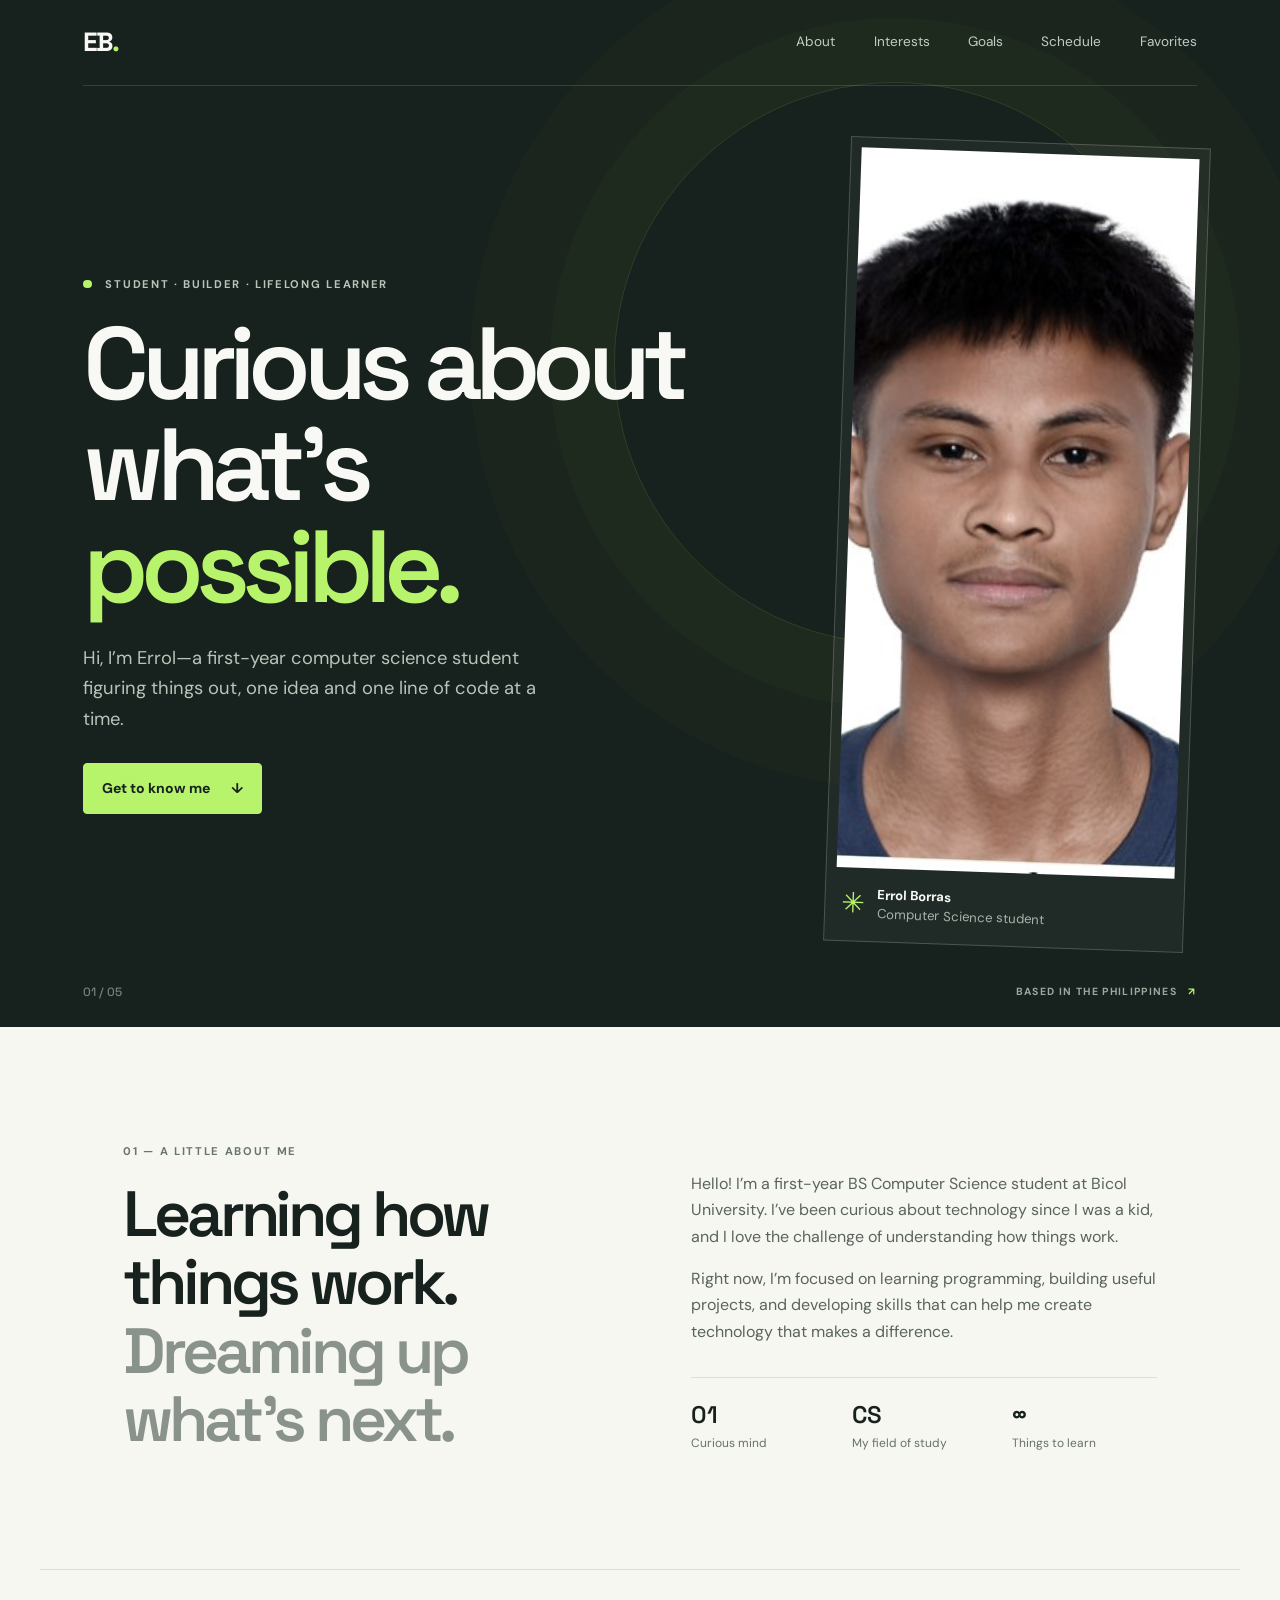
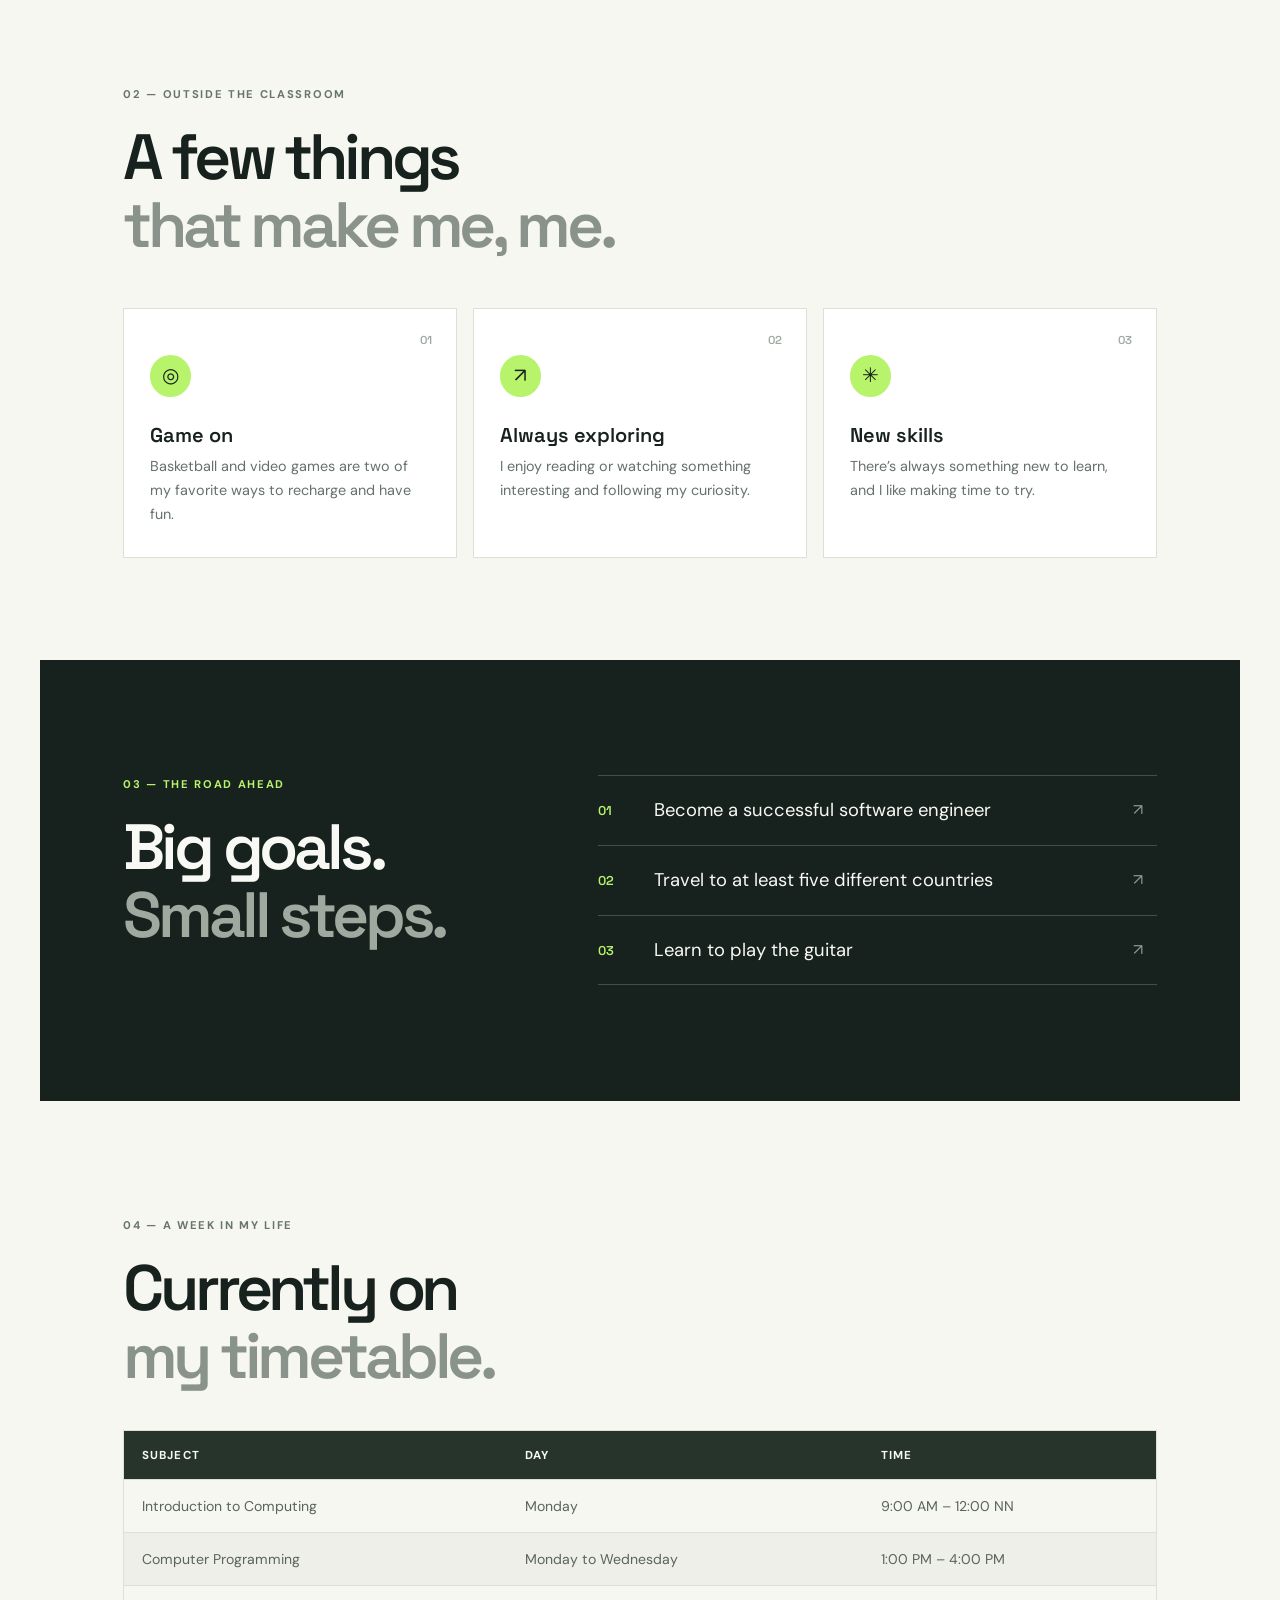
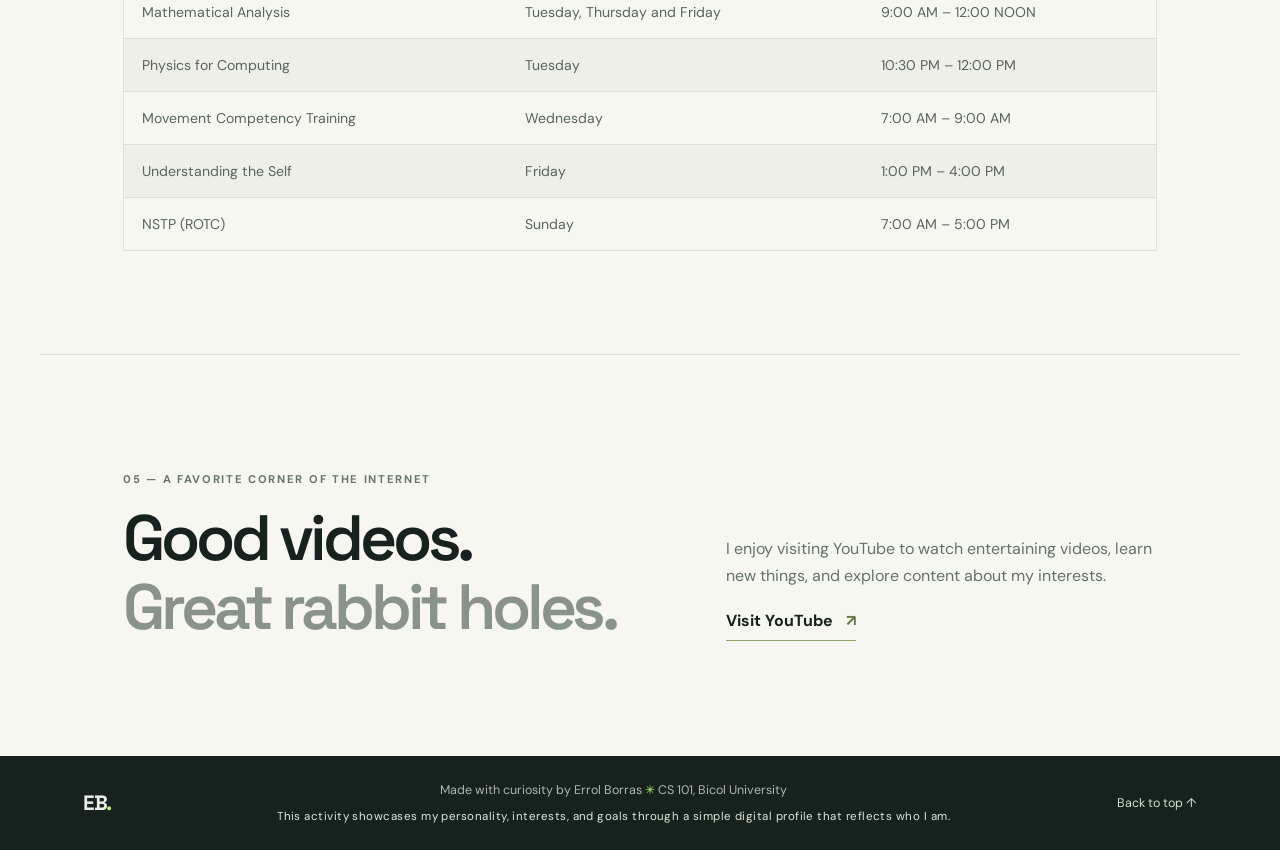
<file: Borras_Errol/index.html>
<!DOCTYPE html>
<html lang="en">
<head>
	<meta charset="UTF-8">
	<meta name="viewport" content="width=device-width, initial-scale=1">
	<meta name="description" content="Get to know Errol Borras, a curious computer science student at Bicol University.">
	<title>Errol Borras — About Me</title>
	<link rel="stylesheet" href="style.css">
</head>
<body>
	<a class="skip-link" href="#main">Skip to content</a>
	<header class="hero" id="top">
		<nav aria-label="Main navigation">
			<a class="brand" href="#top">EB<span>.</span></a>
			<div class="nav-links">
				<a href="#about">About</a>
				<a href="#interests">Interests</a>
				<a href="#goals">Goals</a>
				<a href="#schedule">Schedule</a>
				<a href="#favorites">Favorites</a>
			</div>
		</nav>

		<div class="hero-content">
			<div class="hero-copy">
				<p class="eyebrow"><span class="status-dot" aria-hidden="true"></span> STUDENT · BUILDER · LIFELONG LEARNER</p>
				<h1>Curious about<br>what’s <span>possible.</span></h1>
				<p class="intro">Hi, I’m Errol—a first-year computer science student figuring things out, one idea and one line of code at a time.</p>
				<a class="button" href="#about">Get to know me <span aria-hidden="true">↓</span></a>
			</div>
			<div class="portrait-card">
				<img src="images/profile.jpg" width="600" height="720" alt="Portrait of Errol Borras">
				<div class="portrait-caption">
					<span class="caption-mark" aria-hidden="true">✳</span>
					<p><strong>Errol Borras</strong><br><span>Computer Science student</span></p>
				</div>
			</div>
			<p class="hero-note">BASED IN THE PHILIPPINES <span aria-hidden="true">↗</span></p>
		</div>
		<div class="hero-index" aria-hidden="true">01 / 05</div>
	</header>

	<main id="main">
		<section class="about section-shell" id="about">
			<div class="section-heading">
				<p class="section-label">01 — A LITTLE ABOUT ME</p>
				<h2>Learning how things work.<br><span>Dreaming up what’s next.</span></h2>
			</div>
			<div class="about-copy">
				<p>Hello! I’m a first-year BS Computer Science student at Bicol University. I’ve been curious about technology since I was a kid, and I love the challenge of understanding how things work.</p>
				<p>Right now, I’m focused on learning programming, building useful projects, and developing skills that can help me create technology that makes a difference.</p>
				<div class="quick-facts">
					<div><strong>01</strong><span>Curious mind</span></div>
					<div><strong>CS</strong><span>My field of study</span></div>
					<div><strong>∞</strong><span>Things to learn</span></div>
				</div>
			</div>
		</section>

		<section class="interests section-shell" id="interests">
			<div class="section-heading">
				<p class="section-label">02 — OUTSIDE THE CLASSROOM</p>
				<h2>A few things<br><span>that make me, me.</span></h2>
			</div>
			<div class="interest-grid">
				<article class="interest-card">
					<span class="card-number">01</span>
					<span class="card-icon" aria-hidden="true">◎</span>
					<h3>Game on</h3>
					<p>Basketball and video games are two of my favorite ways to recharge and have fun.</p>
				</article>
				<article class="interest-card">
					<span class="card-number">02</span>
					<span class="card-icon" aria-hidden="true">↗</span>
					<h3>Always exploring</h3>
					<p>I enjoy reading or watching something interesting and following my curiosity.</p>
				</article>
				<article class="interest-card">
					<span class="card-number">03</span>
					<span class="card-icon" aria-hidden="true">✳</span>
					<h3>New skills</h3>
					<p>There’s always something new to learn, and I like making time to try.</p>
				</article>
			</div>
		</section>

		<section class="goals section-shell" id="goals">
			<div class="section-heading">
				<p class="section-label">03 — THE ROAD AHEAD</p>
				<h2>Big goals.<br><span>Small steps.</span></h2>
			</div>
			<div class="goal-list">
				<div class="goal-item"><span>01</span><p>Become a successful software engineer</p><span aria-hidden="true">↗</span></div>
				<div class="goal-item"><span>02</span><p>Travel to at least five different countries</p><span aria-hidden="true">↗</span></div>
				<div class="goal-item"><span>03</span><p>Learn to play the guitar</p><span aria-hidden="true">↗</span></div>
			</div>
		</section>

		<section class="schedule section-shell" id="schedule">
			<div class="section-heading">
				<p class="section-label">04 — A WEEK IN MY LIFE</p>
				<h2>Currently on<br><span>my timetable.</span></h2>
			</div>
			<div class="table-wrap">
				<table>
					<thead>
						<tr><th scope="col">Subject</th><th scope="col">Day</th><th scope="col">Time</th></tr>
					</thead>
					<tbody>
						<tr><td>Introduction to Computing</td><td>Monday</td><td>9:00 AM – 12:00 NN</td></tr>
						<tr><td>Computer Programming</td><td>Monday to Wednesday</td><td>1:00 PM – 4:00 PM</td></tr>
						<tr><td>Mathematical Analysis</td><td>Tuesday, Thursday and Friday</td><td>9:00 AM – 12:00 NOON</td></tr>
						<tr><td>Physics for Computing</td><td>Tuesday</td><td>10:30 PM – 12:00 PM</td></tr>
						<tr><td>Movement Competency Training</td><td>Wednesday</td><td>7:00 AM – 9:00 AM</td></tr>
						<tr><td>Understanding the Self</td><td>Friday</td><td>1:00 PM – 4:00 PM</td></tr>
						<tr><td>NSTP (ROTC)</td><td>Sunday</td><td>7:00 AM – 5:00 PM</td></tr>
					</tbody>
				</table>
			</div>
		</section>

		<section class="favorites section-shell" id="favorites">
			<div>
				<p class="section-label">05 — A FAVORITE CORNER OF THE INTERNET</p>
				<h2>Good videos.<br><span>Great rabbit holes.</span></h2>
			</div>
			<div class="favorite-copy">
				<p>I enjoy visiting YouTube to watch entertaining videos, learn new things, and explore content about my interests.</p>
				<a class="text-link" href="https://www.youtube.com/" target="_blank" rel="noopener noreferrer">Visit YouTube <span aria-hidden="true">↗</span></a>
			</div>
		</section>
	</main>

	<footer>
		<a class="brand" href="#top">EB<span>.</span></a>
		<div class="footer-meta">
			<p>Made with curiosity by Errol Borras <span aria-hidden="true">✳</span> CS 101, Bicol University</p>
			<p class="activity-summary">This activity showcases my personality, interests, and goals through a simple digital profile that reflects who I am.</p>
		</div>
		<a class="back-top" href="#top">Back to top ↑</a>
	</footer>
</body>
</html>
</file>
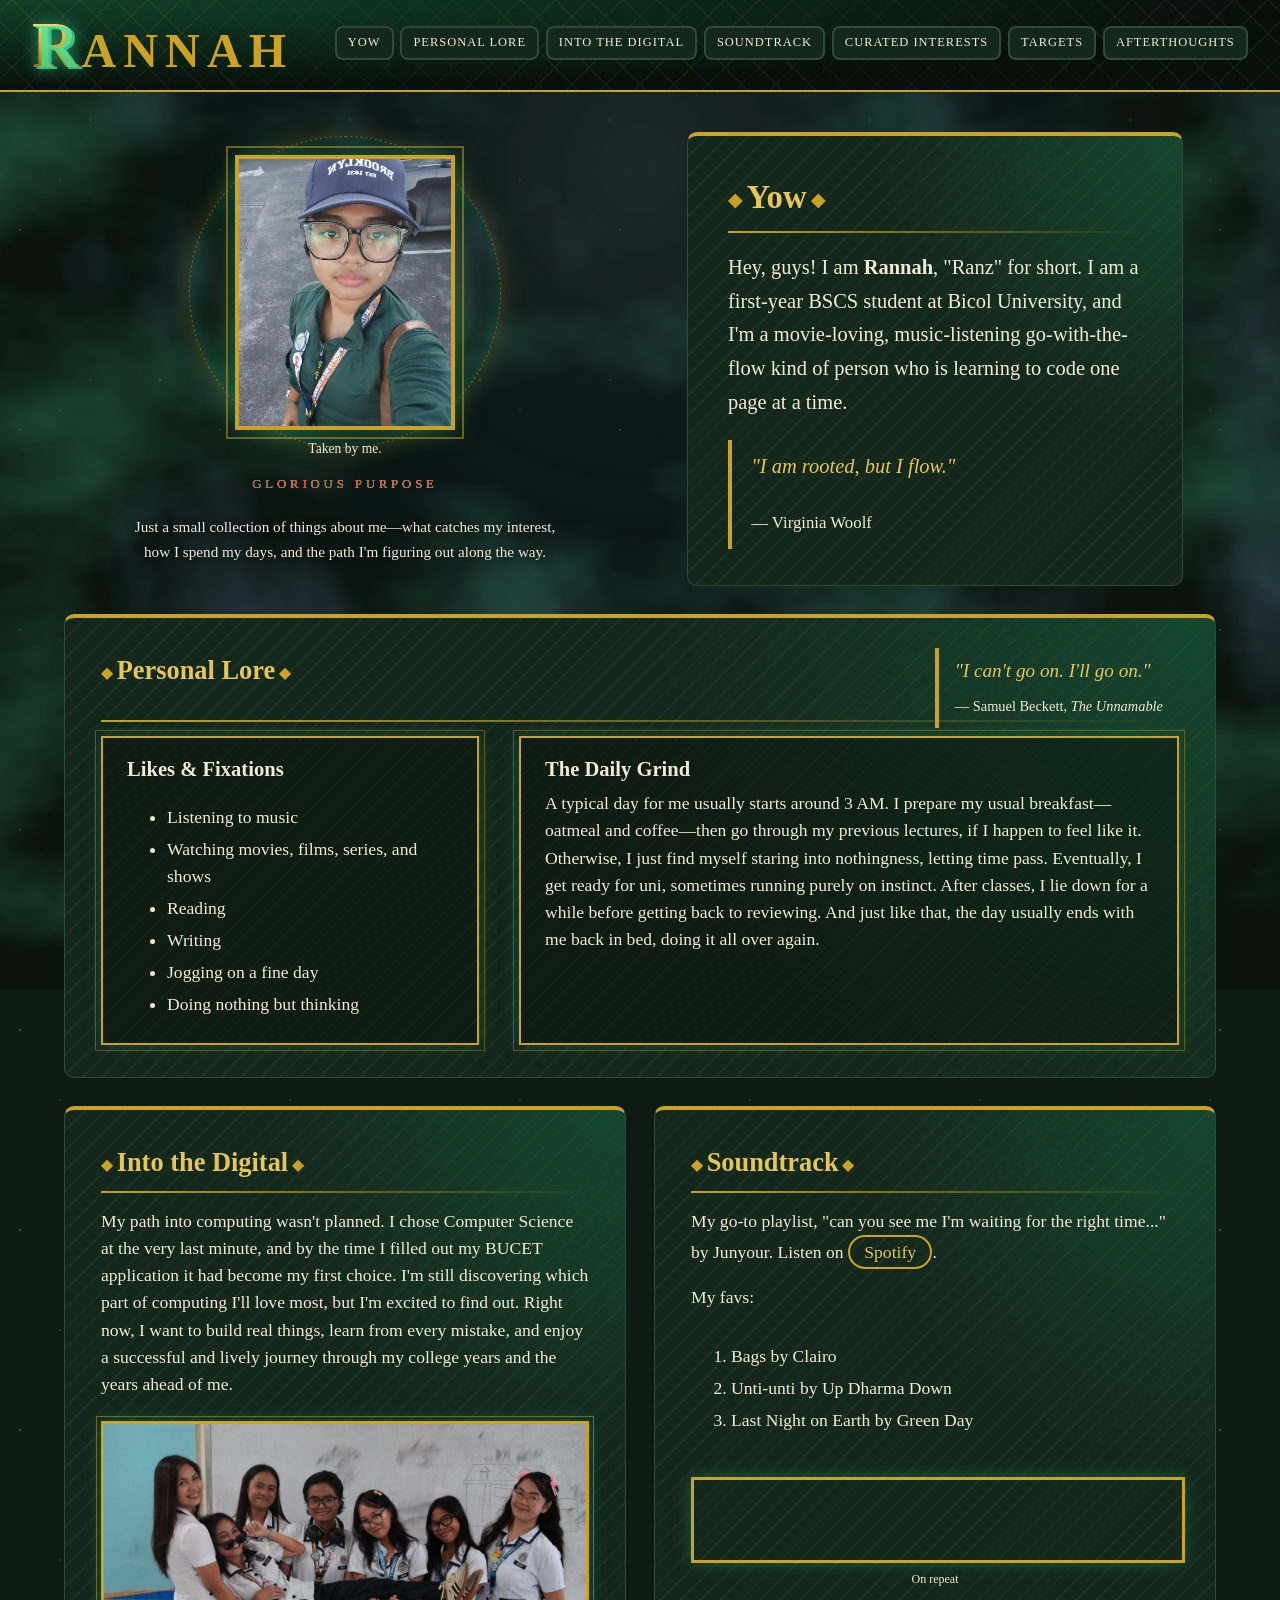
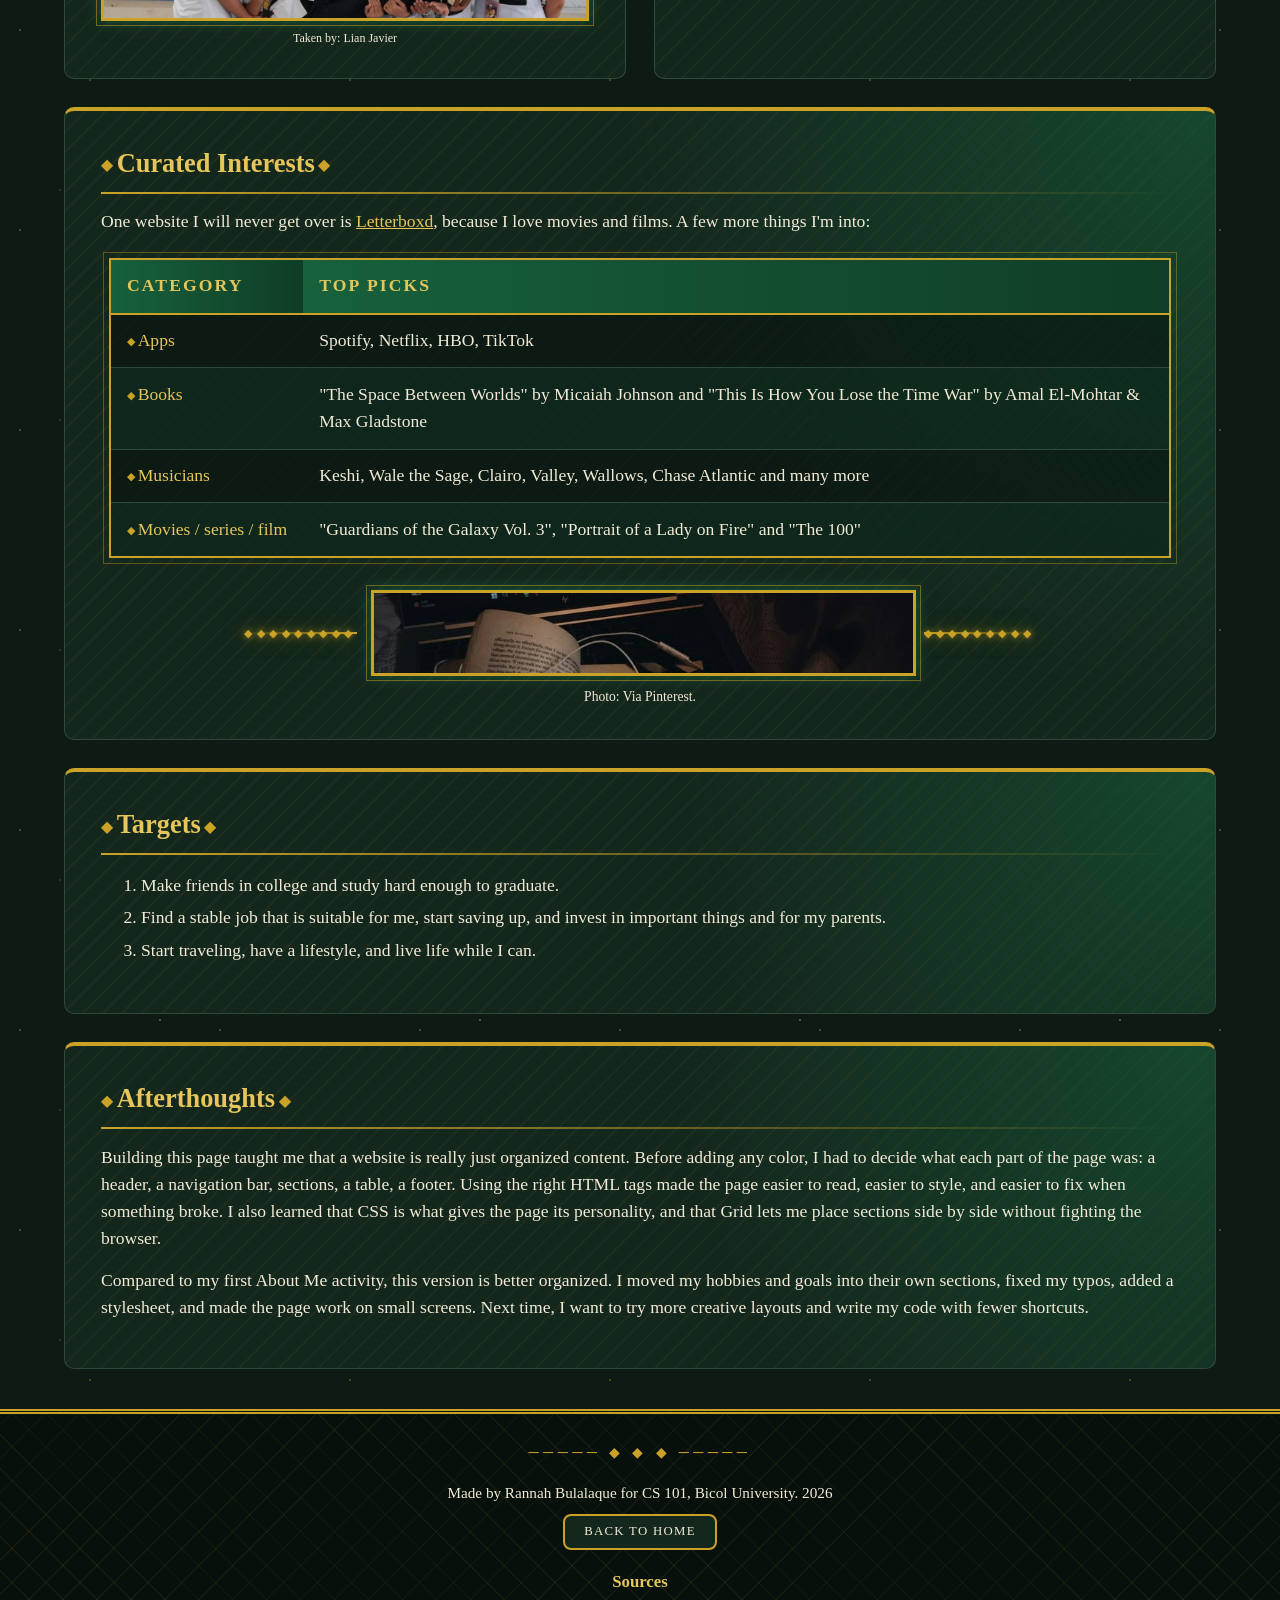
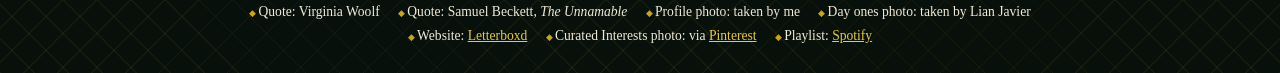
<file: Bulalaque_Rannahjoy/index.html>
<!DOCTYPE html>
<html lang="en">
<head>
  <meta charset="UTF-8">
  <meta name="viewport" content="width=device-width, initial-scale=1.0">
  <title>Rannah | Not So Bit About Me</title>
  <link rel="stylesheet" href="style.css">
</head>

<body id="top">

  <!-- HEADER & NAVIGATION: It's a Sticky top bar with the stylized "RANNAH" title and quick-jump navigation pills to each of my  section -->
  <header>
    <div class="brand">
      <h1><span class="r">R</span>ANNAH</h1>
    </div>
    <nav>
      <ul>
        <li><a href="#hello">Yow</a></li>
        <li><a href="#about">Personal Lore</a></li>
        <li><a href="#path">Into the Digital</a></li>
        <li><a href="#playlist">Soundtrack</a></li>
        <li><a href="#favorites">Curated Interests</a></li>
        <li><a href="#goals">Targets</a></li>
        <li><a href="#reflection">Afterthoughts</a></li>
      </ul>
    </nav>
  </header>

  <main>

    <!-- SECTION 1 - PROFILE: I added a hero showcase featuring my framed portrait, rotating chronal halo, "GLORIOUS PURPOSE" with glitch tag, and intro blurb -->
    <section id="profile">
      <figure>
        <img src="images/profile.jpg" alt="A Once in While Photo" width="220" height="275">
        <figcaption>Taken by me.</figcaption>
        <span class="glitch" data-text="GLORIOUS PURPOSE">GLORIOUS PURPOSE</span>
      </figure>
      <p class="intro">Just a small collection of things about me—what catches my interest, how I spend my days, and the path I'm figuring out along the way.</p>
    </section>

    <!-- SECTION 2 - YOW: This is my welcome card introducing my name Rannah, my BSCS degree at Bicol University, and the Virginia Woolf quote -->    
    <section id="hello">
      <div>
        <h2>Yow</h2>
        <p>
          Hey, guys! I am <strong>Rannah</strong>, "Ranz" for short. I am a first-year
          BSCS student at Bicol University, and I'm a movie-loving, music-listening
          go-with-the-flow kind of person who is learning to code one page at a time.
        </p>
        <blockquote>
          <p>"I am rooted, but I flow."</p>
          <cite>— Virginia Woolf</cite>
        </blockquote>
      </div>
    </section>

    <!-- SECTION 3 - PERSONAL LORE: My background section is paired with the TVA quote with two sub-cards covering quick facts and my typical day -->
    <section id="about">
      <h2>Personal Lore</h2>
      <blockquote>
        <p>"I can't go on. I'll go on."</p>
        <cite>— Samuel Beckett, <em>The Unnamable</em></cite>
      </blockquote>
      <div class="lore">
        <div class="lore-likes">
          <h3>Likes &amp; Fixations</h3>
          <ul>
            <li>Listening to music</li>
            <li>Watching movies, films, series, and shows</li>
            <li>Reading</li>
            <li>Writing</li>
            <li>Jogging on a fine day</li>
            <li>Doing nothing but thinking</li>
          </ul>
        </div>
        <div class="lore-day">
          <h3>The Daily Grind</h3>
          <p>
            A typical day for me usually starts around 3 AM. I prepare my usual breakfast—oatmeal and coffee—then go through my previous lectures,
            if I happen to feel like it. Otherwise, I just find myself staring into nothingness, letting time pass. Eventually, I get ready for uni,
            sometimes running purely on instinct. After classes, I lie down for a while before getting back to reviewing. And just like that, the
            day usually ends with me back in bed, doing it all over again.
          </p>
        </div>
      </div>
    </section>

    <!-- SECTION 4 - INTO THE DIGITAL: The story of how I chose Computer Science, accompanied by a framed group photo of me and my friends, and a photographer credit -->
    <section id="path">
      <h2>Into the Digital</h2>
      <p>
        My path into computing wasn't planned. I chose Computer Science at the very last
        minute, and by the time I filled out my BUCET application it had become my first
        choice. I'm still discovering which part of computing I'll love most, but I'm
        excited to find out. Right now, I want to build real things, learn from every
        mistake, and enjoy a successful and lively journey through my college years and
        the years ahead of me.
      </p>
      <figure class="path-photo">
        <div class="path-img-wrap">
          <img src="images/journey.jpg" alt="Department of Questionable Decisions">
          </div>
        <figcaption>Taken by: Lian Javier</figcaption>
      </figure>
    </section>

    <!-- SECTION 5 - SOUNDTRACK: My top three favorite songs and an embedded Spotify playlist player -->
    <section id="playlist">
      <h2>Soundtrack</h2>
      <p>
        My go-to playlist, "can you see me I'm waiting for the right time..." by Junyour.
        Listen on
        <a href="https://open.spotify.com/playlist/53yLeC1IGTVx8AhcbRIHia?si=360934d72a074800" target="_blank" rel="noopener">Spotify</a>.
      </p>
      <p>My favs:</p>

      <div class="playlist-body">
        <ol>
          <li>Bags by Clairo</li>
          <li>Unti-unti by Up Dharma Down</li>
          <li>Last Night on Earth by Green Day</li>
        </ol>

        <figure>
          <iframe
            src="https://open.spotify.com/embed/playlist/53yLeC1IGTVx8AhcbRIHia?utm_source=generator&amp;theme=0&amp;si=9294aa292f5d4e90"
            width="100%"
            height="80"
            title="Spotify playlist: can you see me I'm waiting for the right time..."
            allow="autoplay; clipboard-write; encrypted-media; fullscreen; picture-in-picture"
            loading="lazy"></iframe>
          <figcaption>On repeat</figcaption>
        </figure>
      </div>
    </section>

    <!-- SECTION 6 - CURATED INTERESTS: I added a table for my favorite movies, music, and tech tools with a banner for the photo below -->
    <section id="favorites">
      <h2>Curated Interests</h2>
      <p>
        One website I will never get over is
        <a href="https://letterboxd.com/" target="_blank" rel="noopener">Letterboxd</a>,
        because I love movies and films. A few more things I'm into:
      </p>

      <div class="table-wrap">
        <table>
          <thead>
            <tr>
              <th>Category</th>
              <th>Top Picks</th>
            </tr>
          </thead>
          <tbody>
            <tr><td>Apps</td><td>Spotify, Netflix, HBO, TikTok</td></tr>
            <tr><td>Books</td><td>"The Space Between Worlds" by Micaiah Johnson and "This Is How You Lose the Time War" by Amal El-Mohtar &amp; Max Gladstone</td></tr>
            <tr><td>Musicians</td><td>Keshi, Wale the Sage, Clairo, Valley, Wallows, Chase Atlantic and many more</td></tr>
            <tr><td>Movies / series / film</td><td>"Guardians of the Galaxy Vol. 3", "Portrait of a Lady on Fire" and "The 100"</td></tr>
          </tbody>
        </table>
      </div>

      <figure class="interests-photo">
        <img src="images/interests.jpg" alt="What it's like" width="600" height="338">
        <figcaption>Photo: Via Pinterest.</figcaption>
      </figure>
    </section>

    <!-- SECTION 7 - TARGETS: List of my academic, web development, and personal goals for college -->
    <section id="goals">
      <h2>Targets</h2>
      <ol>
        <li>Make friends in college and study hard enough to graduate.</li>
        <li>Find a stable job that is suitable for me, start saving up, and invest in important things and for my parents.</li>
        <li>Start traveling, have a lifestyle, and live life while I can.</li>
      </ol>
    </section>

    <!-- SECTION 8: AFTERTHOUGHTS -->
    <section id="reflection">
      <h2>Afterthoughts</h2>
      <p>
        Building this page taught me that a website is really just organized content.
        Before adding any color, I had to decide what each part of the page was:
        a header, a navigation bar, sections, a table, a footer. Using the right HTML
        tags made the page easier to read, easier to style, and easier to fix when
        something broke. I also learned that CSS is what gives the page its personality,
        and that Grid lets me place sections side by side without fighting the browser.
      </p>
      <p>
        Compared to my first About Me activity, this version is better organized. I moved
        my hobbies and goals into their own sections, fixed my typos,
        added a stylesheet, and made the page work on small screens. Next time,
        I want to try more creative layouts and write my code with fewer shortcuts.
      </p>
    </section>
  </main>

  <!-- FOOTER & SOURCES: This is a centered author credits, along with boxed "Back to Home" button, and inline list of my media/quote attributions -->
  <footer>
    <div>
      <p>Made by Rannah Bulalaque for CS 101, Bicol University. 2026</p>
      <p><a href="../../index.html">Back to Home</a></p>
    </div>
    <div>
      <h2>Sources</h2>
      <ul>
        <li>Quote: Virginia Woolf</li>
        <li>Quote: Samuel Beckett, <em>The Unnamable</em></li>
        <li>Profile photo: taken by me</li>
        <li>Day ones photo: taken by Lian Javier</li>
        <li>Website: <a href="https://letterboxd.com/" target="_blank" rel="noopener">Letterboxd</a></li>
        <li>Curated Interests photo: via <a href="https://pin.it/1tvIuWQHk" target="_blank" rel="noopener">Pinterest</a></li>
        <li>Playlist: <a href="https://open.spotify.com/playlist/53yLeC1IGTVx8AhcbRIHia?si=360934d72a074800" target="_blank" rel="noopener">Spotify</a></li>
      </ul>
    </div>
  </footer>

</body>
</html>
</file>
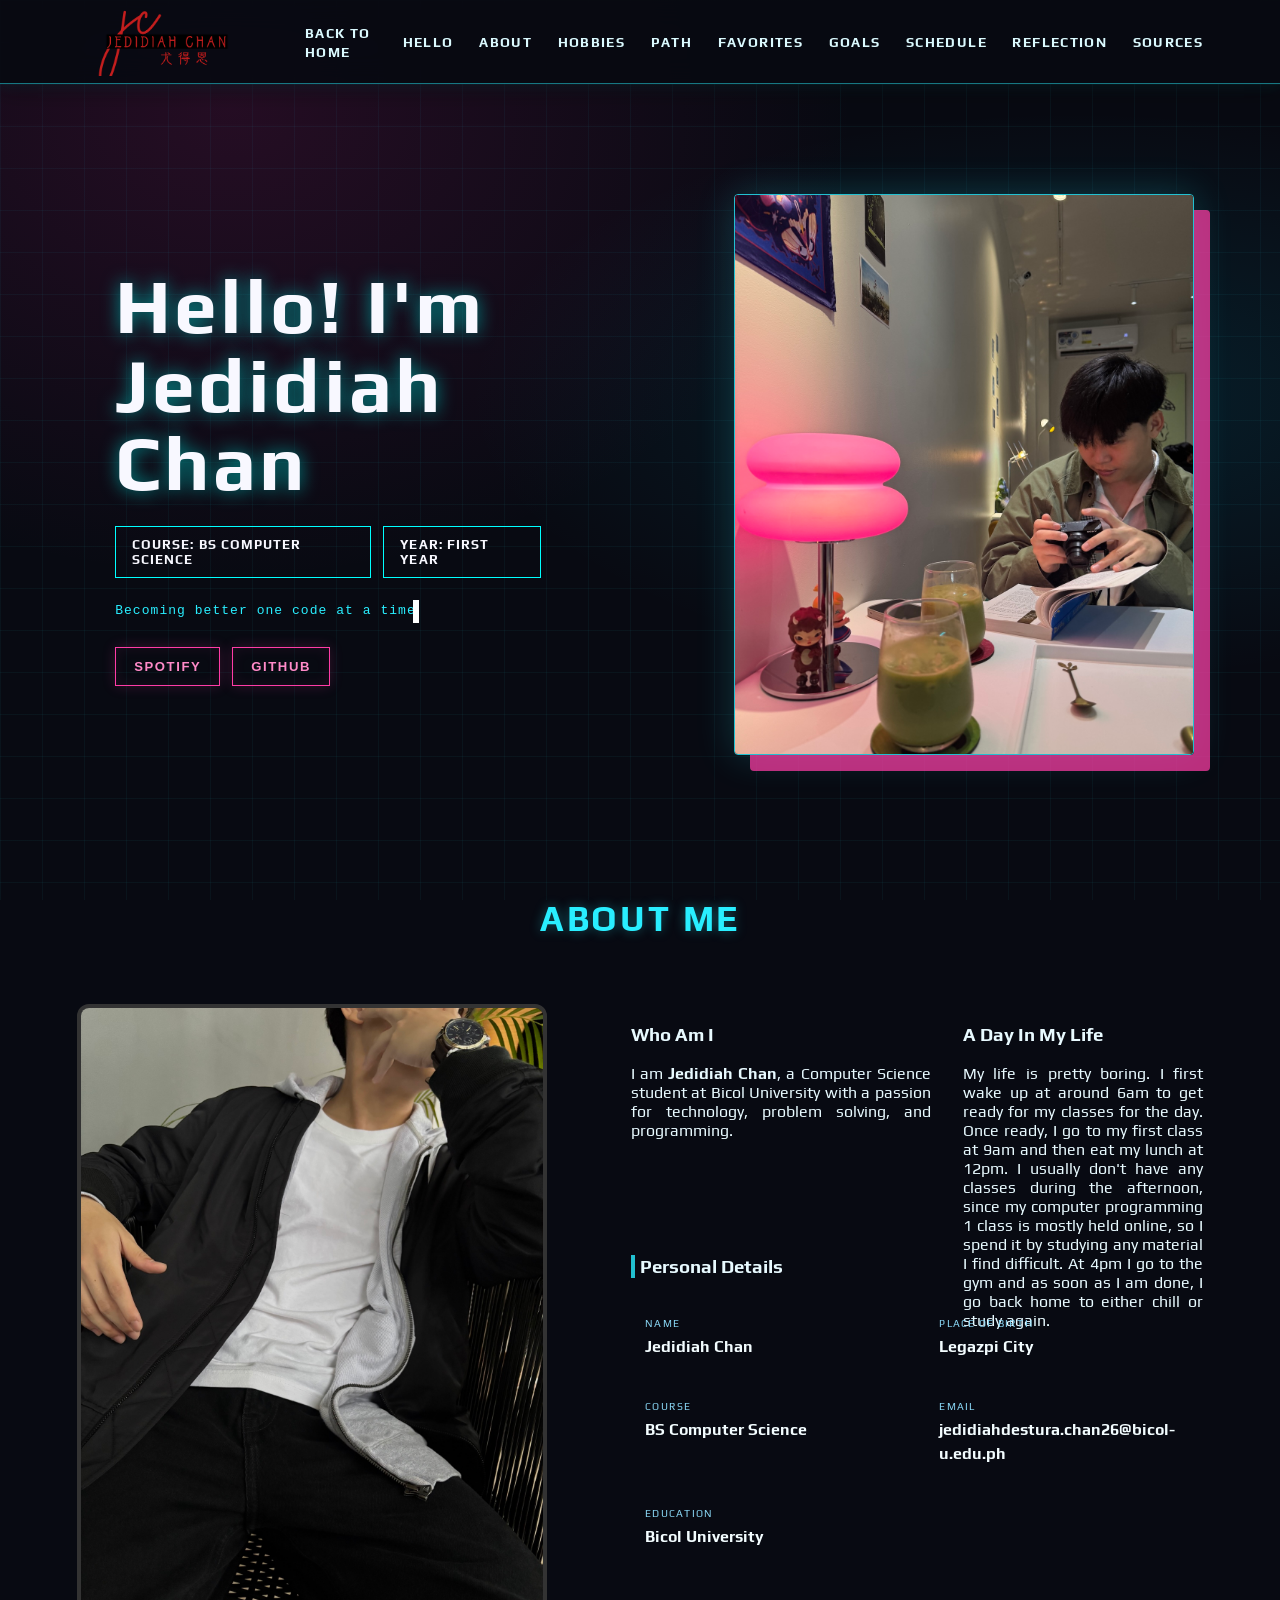
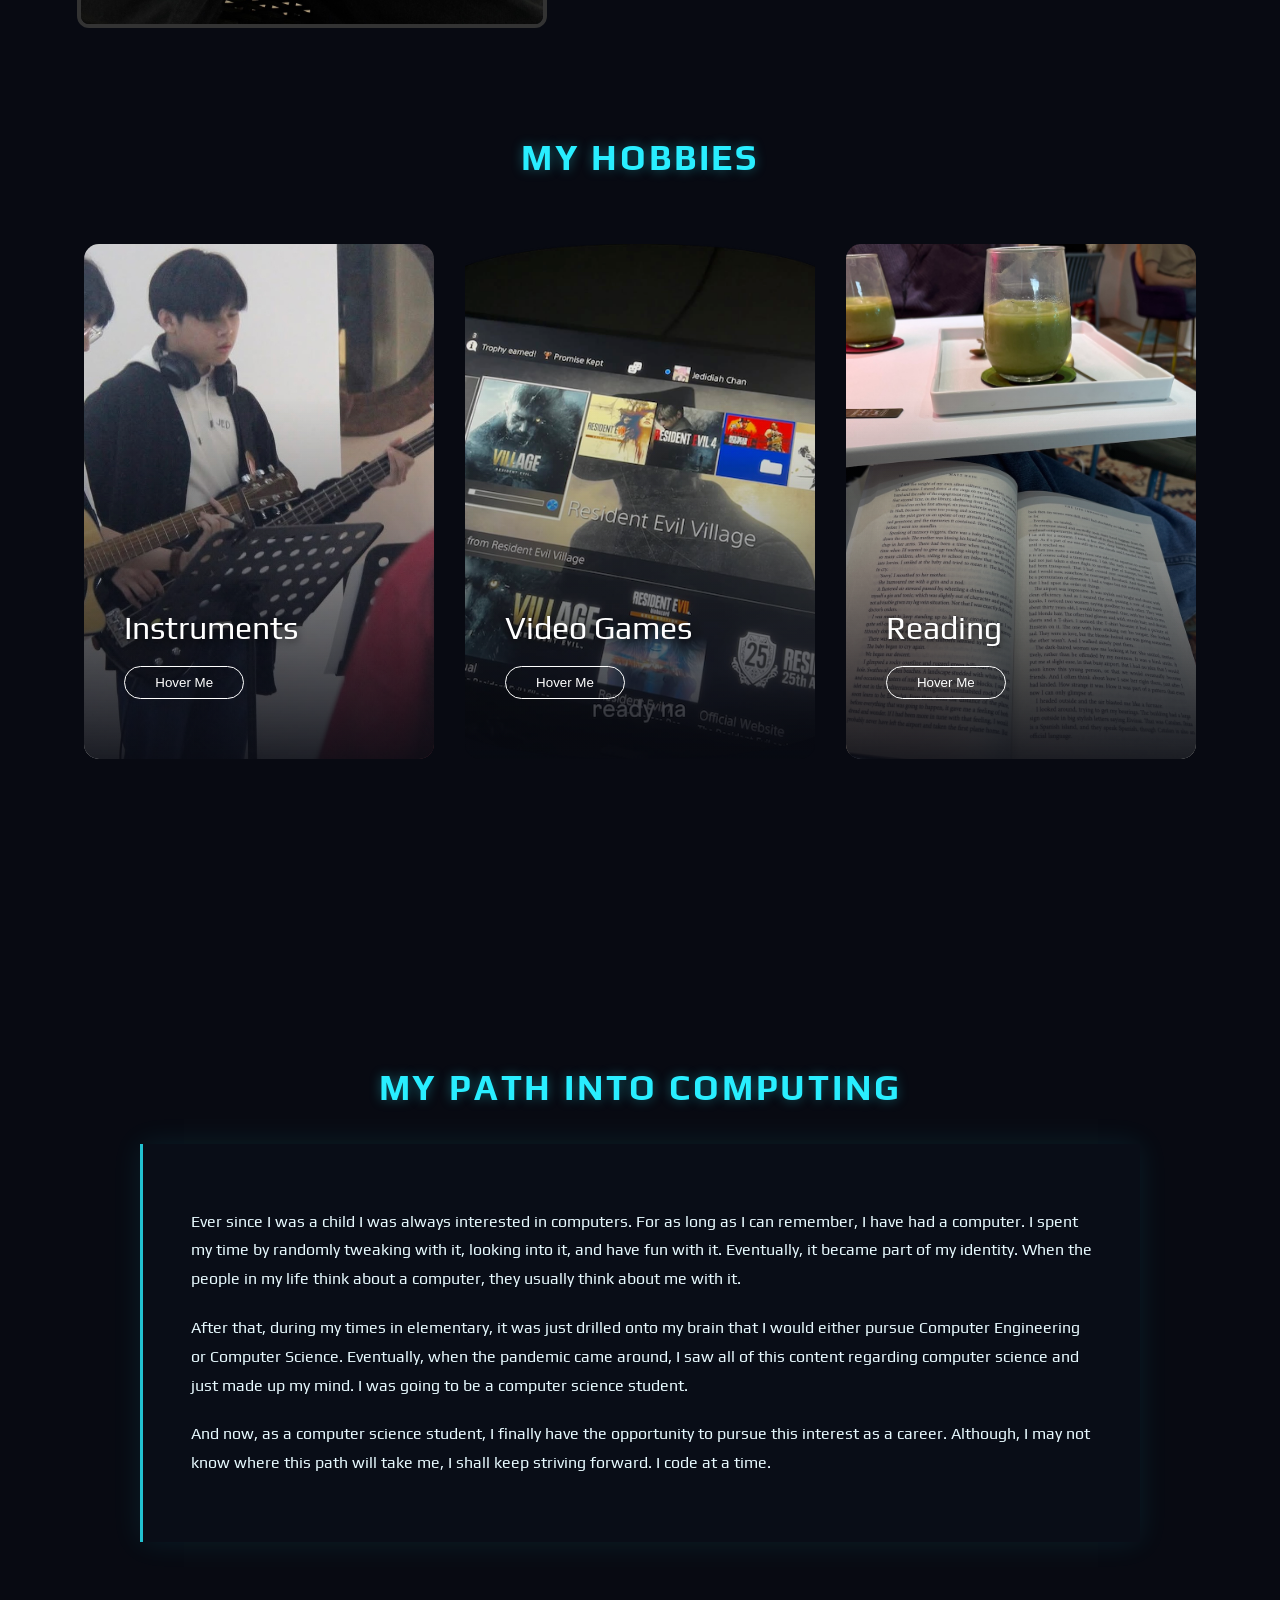
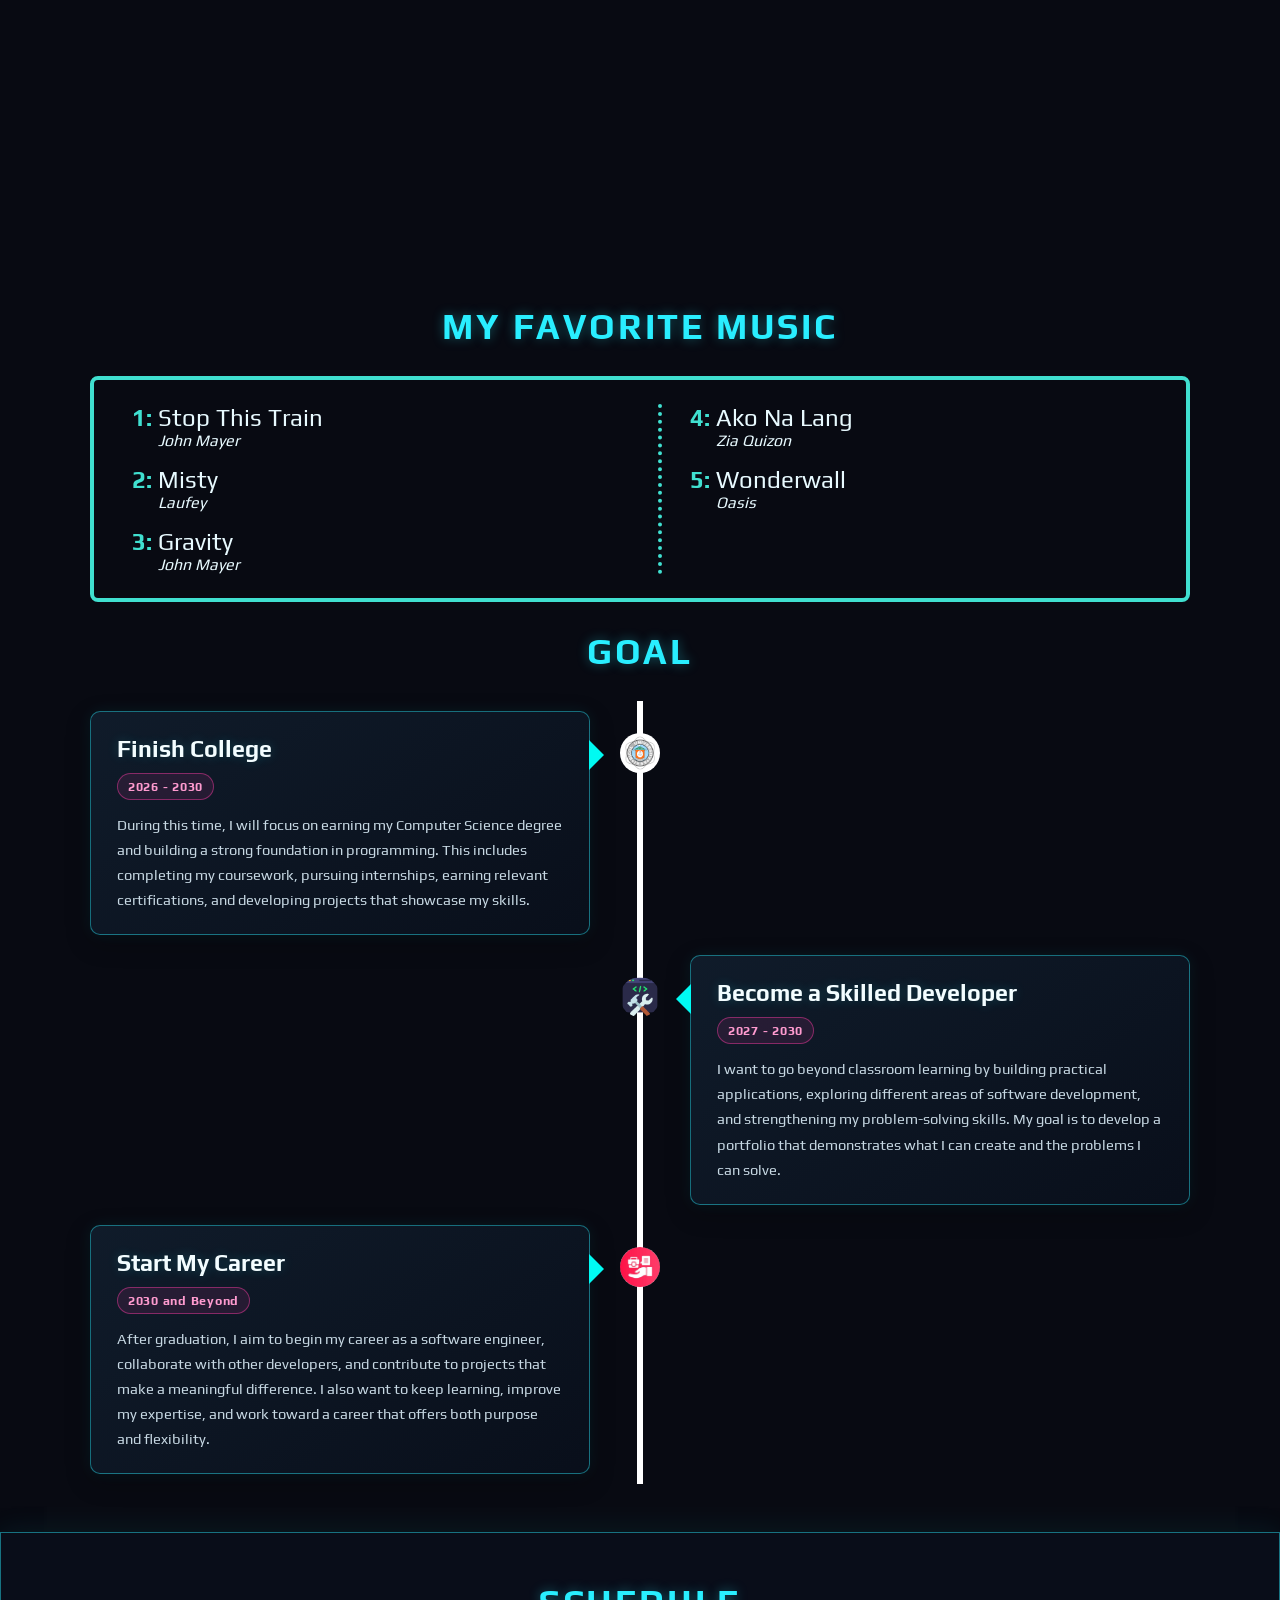
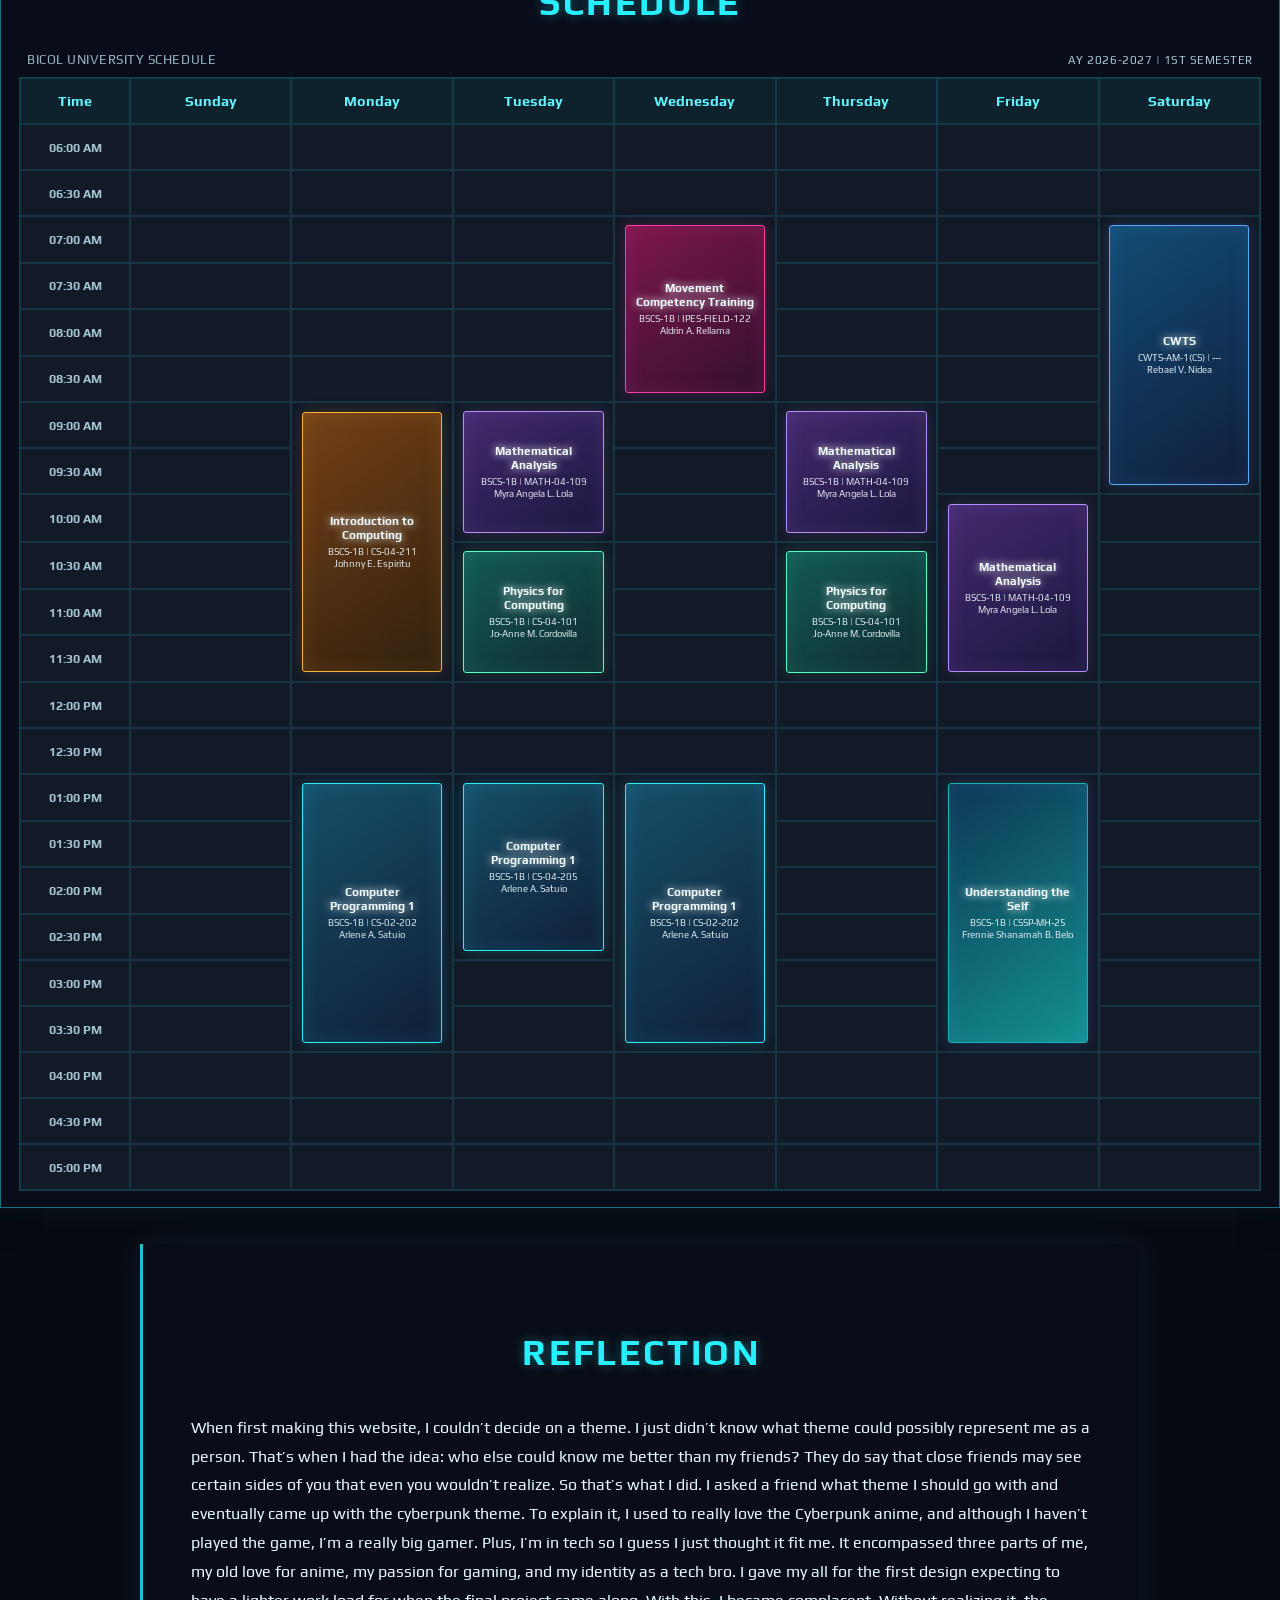
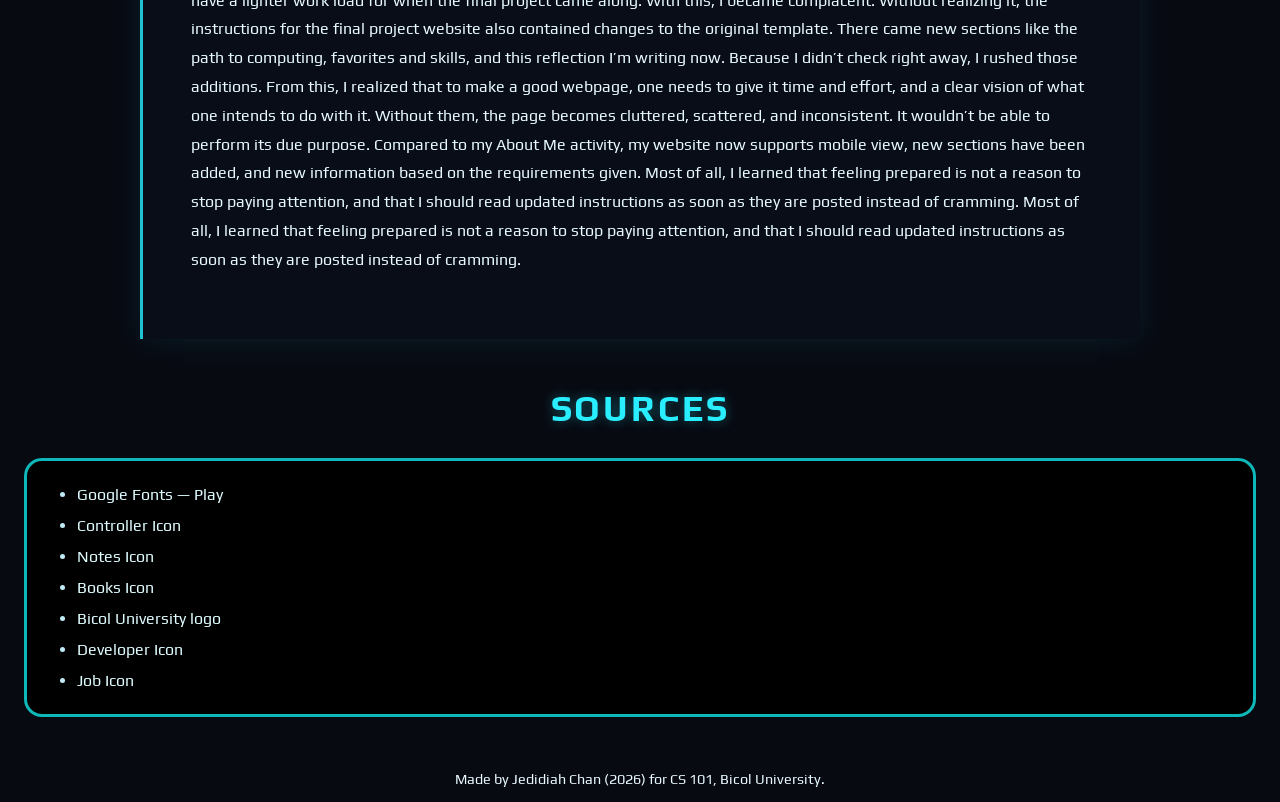
<file: Chan_Jedidiah/index.html>
<!DOCTYPE html>
<html lang="en">
<head>
    <meta charset="UTF-8">
    <meta name="viewport" content="width=device-width, initial-scale=1.0">
    <title>Jedidiah Chan's About Me</title>

    <!--For cyberpunk font-->
    <link rel="preconnect" href="https://fonts.googleapis.com">
    <link rel="preconnect" href="https://fonts.gstatic.com" crossorigin>
    <link href="https://fonts.googleapis.com/css2?family=Play:wght@400;700&display=swap" rel="stylesheet">
    
    <link rel="stylesheet" href="style.css">
</head>
<body>
    <header>
        <section class ="hero" id="hero">
            <div class ="logo">
                <img src="images/Black Red Initial Name Japanese Logo.png" alt="Jedidiah Chan logo" class="profile-pic">
            </div>
        </section>
        <nav class="nav">
            <ul>
                <li><a href="../../index.html">Back to Home</a></li>
                <li><a href="#home">Hello</a></li>
                <li><a href="#about">About</a></li>
                <li><a href="#hobbies">Hobbies</a></li>
                <li><a href="#computing">Path</a></li>
                <li><a href="#favorites">Favorites</a></li>
                <li><a href="#goals">Goals</a></li>
                <li><a href="#schedule">Schedule</a></li>
                <li><a href="#reflection">Reflection</a></li>
                <li><a href="#sources">Sources</a></li>
            </ul>
        </nav>
    </header>
    <main>
        <!--My home page/introduction-->
        <section class="Hello" id="home">
            <div class="Introduction">
            <h1>Hello! I'm Jedidiah <br>Chan</h1>
            <div class="student-meta" aria-label="Student information">
                <span class="detail-chip">Course: BS Computer Science</span>
                <span class="detail-chip">Year: First Year</span>
            </div>
            <div class="tag">
                <p>Becoming better one code at a time</p>
            </div>
            <!--I couldn't figure out how to make a "favorite" section containing links look good, so I just put my socials here since the goal of it was to add a website I liked.-->
            <!--The HREF is used to specify the destination URL of a clickable hyperlink -->
            <nav class="links" aria-label="links">
                <a href="https://open.spotify.com/user/3fw3gfktfnrwokauw1apwm3pv" target="_blank" rel="noopener noreferrer">Spotify</a>
                <a href="https://github.com/itsmealoy" target="_blank" rel="noopener noreferrer">github</a>
            </nav>
            </div>
            <div class="profile-pic">
                <!--The image here shows my profile as a way to introduce me.-->
                <img src="images/profile.JPG" alt="Jedidiah Chan profile-pic">
            </div>
        </section>
        <section class="about" id="about">
            <h2>About Me</h2>
            <div class="grid-container">
                <div class="box" style ="grid-area: box-1;">
                    <img src="images/IMG_2122.jpg" alt="Jedidiah Chan Photo">
                </div>
                <div class="box" style ="grid-area: box-2;">
                    <h3>Who Am I</h3>
                    <p>I am <strong>Jedidiah Chan</strong>, a Computer Science student at Bicol University with a passion for technology, problem solving, and programming.</p>
                </div>
                <div class="box" style ="grid-area: box-3;">
                    <h3>A Day In My Life</h3>
                    <p>My life is pretty boring. I first wake up at around 6am to get ready for my classes for the day. Once ready, I go to my first class at 9am and then eat my lunch at 12pm. I usually don't have any classes during the afternoon, since my computer programming 1 class is mostly held online, so I spend it by studying any material I find difficult. At 4pm I go to the gym and as soon as I am done, I go back home to either chill or study again. </p>
                </div>
                <div class="box" style ="grid-area: box-4;">
                    <h3>Personal Details</h3>
                    <div class="details">
                        <div class="details-grid" style="grid-area: detail1;"><small>NAME</small><strong>Jedidiah Chan</strong></div>
                        <div class="details-grid" style="grid-area: detail2;"><small>PLACE OF BIRTH</small><strong>Legazpi City</strong></div>
                        <div class="details-grid" style="grid-area: detail3;"><small>Course</small><strong>BS Computer Science</strong></div>
                        <div class="details-grid" style="grid-area: detail4;"><small>Email</small><strong>jedidiahdestura.chan26@bicol-u.edu.ph</strong></div>
                        <div class="details-grid" style="grid-area: detail5;"><small>Education</small><strong>Bicol University</strong></div>
                    </div>
                </div>
            </div>
        </section>
        <section class="hobbies" id="hobbies">
          <h2>My Hobbies</h2>
          <!--I got the idea to use rotating cards from an old website I made. I used divs to group each elements into their own respective cards.-->
            <div class="hobby">
                 <div class="card" style="grid-area: hobby1;">
                    <div class="card-inner">
                        <div class="front" id="front1">
                            <img class="front-image" src="images/IMG_7766.jpg" alt="Jedidiah playing bass">
                            <h3>Instruments</h3>
                            <button>Hover Me</button>
                        </div>
                        <div class="back">
                            <img src="images/ac61cfca-cde2-4b8b-8af0-11691700214e.gif" alt="Notes Animation">
                            <h3>Playing <span>Instruments</span></h3>
                            <p>I really enjoy playing instruments. I am able to play the guitar, let it be acoustic, 
                                bass, or electric. I am also currently learning how to play the piano.</p>
                            <div class="row">
                                <div class="col">
                                    <h4>Guitar</h4>
                                    <p>Pretty Good</p>
                                </div>
                                <div class="col">
                                    <h4>Piano</h4>
                                    <p>A work in progress</p>
                                </div>
                            </div>
                        </div>
                    </div>
                </div>
                <div class="card" style="grid-area: hobby2;">
                     <div class="card-inner">
                        <div class="front" id="front2">
                            <img class="front-image" src="images/IMG_7789.PNG" alt="Resident Evil Village downloading on a computer">
                            <h3>Video Games</h3>
                            <button>Hover Me</button>
                        </div>
                        <div class="back">
                            <img src="images/c3c49b8e-b5db-4a70-91a0-57c496a74932.gif" alt="Controller Animation">
                            <h3>Playing <span>Video Games</span></h3>
                            <p>One may say that I could be a little bit too into video games.
                            </p>
                            <div class="row">
                                <div class="col">
                                    <h4>RDR2</h4>
                                    <p>The GOAT</p>
                                </div>
                                <div class="col">
                                    <h4>Valorant</h4>
                                    <p>with friends</p>
                                </div>
                            </div>
                        </div>
                    </div>
                </div>
                <div class="card" style="grid-area: hobby3;">
                    <div class="card-inner">
                        <div class="front" id="front3">
                            <img class="front-image" src="images/IMG_5165.jpeg" alt="A page from La Vida Imposible">
                            <h3>Reading</h3>
                        <button>Hover Me</button>
                        </div>
                        <div class="back">
                            <img src="images/4381fb3e-2e9a-42cb-9ca1-062aa00a412e.gif" alt="Book Animation">
                            <h3>Reading <span>Books</span></h3>
                            <p>I especially enjoy reading during vacations when my work load is lesser, leaving me time to just chill.</p>
                            <div class="row">
                                <div class="col">
                                    <h4>The Count of Monte Cristo</h4>
                                    <p>Peak Revenge</p>
                                </div>
                                <div class="col">
                                    <h4>Before the coffee gets cold</h4>
                                    <p>Chill Read</p>
                                </div>
                            </div>
                        </div>
                    </div>
                </div>
            </div>
        </section>
        <section class="about computing-path" id="computing">
            <h2>My Path into Computing</h2>
            <div class="computing-story">
                <p>Ever since I was a child I was always interested in computers. For as long as I can remember, I have had a computer. I spent my time by randomly tweaking with it, looking into it, and have fun with it. Eventually, it became part of my identity. When the people in my life think about a computer, they usually think about me with it.</p>
                <p>After that, during my times in elementary, it was just drilled onto my brain that I would either pursue Computer Engineering or Computer Science. Eventually, when the pandemic came around, I saw all of this content regarding computer science and just made up my mind. I was going to be a computer science student.</p>
                <p>And now, as a computer science student, I finally have the opportunity to pursue this interest as a career. Although, I may not know where this path will take me, I shall keep striving forward. I code at a time. </p>
            </div>
        </section>
        <section class="favorites" id="favorites">
            <div class="wrapper">
	            <h2>My Favorite Music</h2>
	                <ol>
		                <li>
		                	<span>Stop This Train</span>
		                	<span>John Mayer</span>
		                </li>
		                <li>
		                	<span>Misty</span>
		                	<span>Laufey</span>
		                </li>
		                <li>
		                	<span>Gravity</span>
		                	<span>John Mayer</span>
		                </li>
		                <li>
		                	<span>Ako Na Lang</span>
		                	<span>Zia Quizon</span>
		                </li>
		                <li>
		                	<span>Wonderwall</span>
		                	<span>Oasis</span>
	                </ol>
        </section>

        <section class="goals-section" id="goals">
            <h2>Goal</h2>
            <div class="timeline">
                <!--I made use of divs again to group the elements properly using text boxes-->
                <div class="goals left-container">
                    <img src="images/images.png" alt="Bicol University Logo">
                    <div class="text-box">
                        <h2>Finish College</h2>
                        <small>2026 - 2030</small>
                        <p>During this time, I will focus on earning my Computer Science degree and building a strong foundation in programming. This includes completing my coursework, pursuing internships, earning relevant certifications, and developing projects that showcase my skills.</p>
                        <span class="left-container-arrow"></span>
                    </div>
                </div>
                <div class="goals right-container">
                    <img src="images/8297314.png" alt="Developer Icon">
                    <div class="text-box">
                        <h2>Become a Skilled Developer</h2>
                        <small>2027 - 2030</small>
                        <p>I want to go beyond classroom learning by building practical applications, exploring different areas of software development, and strengthening my problem-solving skills. My goal is to develop a portfolio that demonstrates what I can create and the problems I can solve.</p>
                        <span class="right-container-arrow"></span>
                    </div>
                </div>
                <div class="goals left-container">
                    <img src="images/job-offer-creative-icon-design-vector.jpg" alt="Job Icon">
                    <div class="text-box">
                        <h2>Start My Career</h2>
                        <small>2030 and Beyond</small>
                        <p>After graduation, I aim to begin my career as a software engineer, collaborate with other developers, and contribute to projects that make a meaningful difference. I also want to keep learning, improve my expertise, and work toward a career that offers both purpose and flexibility.</p>
                        <span class="left-container-arrow"></span>
                    </div>
                </div>
            </div>
        </section>

        <section class="schedule" id="schedule">
            <h2>Schedule</h2>
            <div class="schedule-topbar">
                <div class="school-name">Bicol University Schedule</div>
                <div class="semester">AY 2026-2027 | 1st Semester</div>
            </div>
            <table class="schedule-table">
                <thead>
                    <tr>
                        <th class="time-column">Time</th>
                        <th>Sunday</th>
                        <th>Monday</th>
                        <th>Tuesday</th>
                        <th>Wednesday</th>
                        <th>Thursday</th>
                        <th>Friday</th>
                        <th>Saturday</th>
                    </tr>
                </thead>
                <tbody>
                    <tr>
                        <td class="time-label">06:00 AM</td>
                        <td class="empty"></td>
                        <td class="empty"></td>
                        <td class="empty"></td>
                        <td class="empty"></td>
                        <td class="empty"></td>
                        <td class="empty"></td>
                        <td class="empty"></td>
                    </tr>
                    <tr>
                        <td class="time-label">06:30 AM</td>
                        <td class="empty"></td>
                        <td class="empty"></td>
                        <td class="empty"></td>
                        <td class="empty"></td>
                        <td class="empty"></td>
                        <td class="empty"></td>
                        <td class="empty"></td>
                    </tr>
                    <tr>
                        <td class="time-label">07:00 AM</td>
                        <td class="empty"></td>
                        <td class="empty"></td>
                        <td class="empty"></td>
                        <td rowspan="4">
                            <div class="course-card card-red">
                                <div class="course-title">Movement Competency Training</div>
                                <div class="meta">BSCS-1B | IPES-FIELD-122</div>
                                <div class="instructor">Aldrin A. Rellama</div>
                            </div>
                        </td>
                        <td class="empty"></td>
                        <td class="empty"></td>
                        <td rowspan="6">
                            <div class="course-card card-blue">
                                <div class="course-title">CWTS</div>
                                <div class="meta">CWTS-AM-1(CS) | ---</div>
                                <div class="instructor">Rebael V. Nidea</div>
                            </div>
                        </td>
                    </tr>
                    <tr>
                        <td class="time-label">07:30 AM</td>
                        <td class="empty"></td>
                        <td class="empty"></td>
                        <td class="empty"></td>
                        <td class="empty"></td>
                        <td class="empty"></td>
                    </tr>
                    <tr>
                        <td class="time-label">08:00 AM</td>
                        <td class="empty"></td>
                        <td class="empty"></td>
                        <td class="empty"></td>
                        <td class="empty"></td>
                        <td class="empty"></td>
                    </tr>
                    <tr>
                        <td class="time-label">08:30 AM</td>
                        <td class="empty"></td>
                        <td class="empty"></td>
                        <td class="empty"></td>
                        <td class="empty"></td>
                        <td class="empty"></td>
                    </tr>
                    <tr>
                        <td class="time-label">09:00 AM</td>
                        <td class="empty"></td>
                        <td rowspan="6">
                            <div class="course-card card-brown">
                                <div class="course-title">Introduction to Computing</div>
                                <div class="meta">BSCS-1B | CS-04-211</div>
                                <div class="instructor">Johnny E. Espiritu</div>
                            </div>
                        </td>
                        <td rowspan="3">
                            <div class="course-card card-purple">
                                <div class="course-title">Mathematical Analysis</div>
                                <div class="meta">BSCS-1B | MATH-04-109</div>
                                <div class="instructor">Myra Angela L. Lola</div>
                            </div>
                        </td>
                        <td class="empty"></td>
                        <td rowspan="3">
                            <div class="course-card card-purple">
                                <div class="course-title">Mathematical Analysis</div>
                                <div class="meta">BSCS-1B | MATH-04-109</div>
                                <div class="instructor">Myra Angela L. Lola</div>
                            </div>
                        </td>
                        <td class="empty"></td>
                    </tr>
                    <tr>
                        <td class="time-label">09:30 AM</td>
                        <td class="empty"></td>
                        <td class="empty"></td>
                        <td class="empty"></td>
                    </tr>
                    <tr>
                        <td class="time-label">10:00 AM</td>
                        <td class ="empty"></td>
                        <td class = "empty"></td>
                        <td rowspan="4">
                            <div class="course-card card-purple">
                                <div class="course-title">Mathematical Analysis</div>
                                <div class="meta">BSCS-1B | MATH-04-109</div>
                                <div class="instructor">Myra Angela L. Lola</div>
                            </div>
                        </td>
                        <td class="empty"></td>
                    </tr>
                    <tr>
                        <td class="time-label">10:30 AM</td>
                        <td class="empty"></td>
                        <td rowspan ="3"><div class="course-card card-green">
                                <div class="course-title">Physics for Computing</div> <!-- This is actually 10:00 but i just put it here cause it looks better on the front-end. If put into 10:00, it would be swallowed by math analysis-->
                                <div class="meta">BSCS-1B | CS-04-101</div>
                                <div class="instructor">Jo-Anne M. Cordovilla</div>
                            </div>
                        <td class="empty"></td>
                        <td rowspan ="3"><div class="course-card card-green">
                                <div class="course-title">Physics for Computing</div>
                                <div class="meta">BSCS-1B | CS-04-101</div>
                                <div class="instructor">Jo-Anne M. Cordovilla</div>
                            </div>
                        <td class="empty"></td>
                    </tr>
                    <tr>
                        <td class="time-label">11:00 AM</td>
                        <td class="empty"></td>
                        <td class="empty"></td>
                        <td class="empty"></td>
                    </tr>
                    <tr>
                        <td class="time-label">11:30 AM</td>
                        <td class="empty"></td>
                        <td class="empty"></td>
                        <td class="empty"></td>
                    </tr>
                    <tr>
                        <td class="time-label">12:00 PM</td>
                        <td class="empty"></td>
                        <td class="empty"></td>
                        <td class="empty"></td>
                        <td class="empty"></td>
                        <td class="empty"></td>
                        <td class="empty"></td>
                        <td class="empty"></td>
                    </tr>
                    <tr>
                        <td class="time-label">12:30 PM</td>
                        <td class="empty"></td>
                        <td class="empty"></td>
                        <td class="empty"></td>
                        <td class="empty"></td>
                        <td class="empty"></td>
                        <td class="empty"></td>
                        <td class="empty"></td>
                    </tr>
                    <tr>
                        <td class="time-label">01:00 PM</td>
                        <td class="empty"></td>
                        <td rowspan="6">
                            <div class="course-card card-slate">
                                <div class="course-title">Computer Programming 1</div>
                                <div class="meta">BSCS-1B | CS-02-202</div>
                                <div class="instructor">Arlene A. Satuio</div>
                            </div>
                        </td>
                        <td rowspan="4">
                            <div class="course-card card-slate">
                                <div class="course-title">Computer Programming 1</div>
                                <div class="meta">BSCS-1B | CS-04-205</div>
                                <div class="instructor">Arlene A. Satuio</div>
                            </div>
                        </td>
                        <td rowspan="6">
                            <div class="course-card card-slate">
                                <div class="course-title">Computer Programming 1</div>
                                <div class="meta">BSCS-1B | CS-02-202</div>
                                <div class="instructor">Arlene A. Satuio</div>
                            </div>
                        </td>
                        <td class="empty"></td>
                        <td rowspan ="6"><div class="course-card card-teal">
                                <div class="course-title">Understanding the Self</div>
                                <div class="meta">BSCS-1B | CSSP-MH-25</div>
                                <div class="instructor">Frennie Shanamah B. Belo</div>
                            </div>
                        <td class="empty"></td>
                    </tr>
                    <tr>
                        <td class="time-label">01:30 PM</td>
                        <td class="empty"></td>
                        <td class="empty"></td>
                        <td class="empty"></td>
                    </tr>
                    <tr>
                        <td class="time-label">02:00 PM</td>
                        <td class="empty"></td>
                        <td class="empty"></td>
                        <td class="empty"></td>
                    </tr>
                    <tr>
                        <td class="time-label">02:30 PM</td>
                        <td class="empty"></td>
                        <td class="empty"></td>
                        <td class="empty"></td>
                    </tr>
                    <tr>
                        <td class="time-label">03:00 PM</td>
                        <td class="empty"></td>
                        <td class="empty"></td>
                        <td class="empty"></td>
                        <td class="empty"></td>
                    </tr>
                    <tr>
                        <td class="time-label">03:30 PM</td>
                        <td class="empty"></td>
                        <td class="empty"></td>
                        <td class="empty"></td>
                        <td class="empty"></td>
                    </tr>
                    <tr>
                        <td class="time-label">04:00 PM</td>
                        <td class="empty"></td>
                        <td class="empty"></td>
                        <td class="empty"></td>
                        <td class="empty"></td>
                        <td class="empty"></td>
                        <td class="empty"></td>
                        <td class="empty"></td>
                    </tr>
                    <tr>
                        <td class="time-label">04:30 PM</td>
                        <td class="empty"></td>
                        <td class="empty"></td>
                        <td class="empty"></td>
                        <td class="empty"></td>
                        <td class="empty"></td>
                        <td class="empty"></td>
                        <td class="empty"></td>
                    </tr>
                    <tr>
                        <td class="time-label">05:00 PM</td>
                        <td class="empty"></td>
                        <td class="empty"></td>
                        <td class="empty"></td>
                        <td class="empty"></td>
                        <td class="empty"></td>
                        <td class="empty"></td>
                        <td class="empty"></td>
                    </tr>
                </tbody>
            </table>
        </section>

        <section class="reflection" id="reflection">
            <h2>Reflection</h2>
            <p>When first making this website, I couldn’t decide on a theme. I just didn’t know what theme could possibly represent me as a person. That’s when I had the idea: who else could know me better than my friends? They do say that close friends may see certain sides of you that even you wouldn’t realize. So that’s what I did. I asked a friend what theme I should go with and eventually came up with the cyberpunk theme.
                To explain it, I used to really love the Cyberpunk anime, and although I haven’t played the game, I’m a really big gamer. Plus, I’m in tech so I guess I just thought it fit me. It encompassed three parts of me, my old love for anime, my passion for gaming, and my identity as a tech bro.
                I gave my all for the first design expecting to have a lighter work load for when the final project came along. With this, I became complacent. Without realizing it, the instructions for the final project website also contained changes to the original template. There came new sections like the path to computing, favorites and skills, and this reflection I’m writing now. Because I didn’t check right away, I rushed those additions.
                From this, I realized that to make a good webpage, one needs to give it time and effort, and a clear vision of what one intends to do with it. Without them, the page becomes cluttered, scattered, and inconsistent. It wouldn’t be able to perform its due purpose. Compared to my About Me activity, my website now supports mobile view, new sections have been added, and new information based on the requirements given. Most of all, I learned that feeling prepared is not a reason to stop paying attention, and that I should read updated instructions as soon as they are posted instead of cramming. Most of all, I learned that feeling prepared is not a reason to stop paying attention, and that I should read updated instructions as soon as they are posted instead of cramming.</p>
        </section>

        <!--List of Sources-->
        <section class="sources" id="sources">
            <h2>Sources</h2>
            <div class="sources-container">
                <ul class="source-list">
                    <li><a href="https://fonts.google.com/specimen/Play" target="_blank" rel="noopener noreferrer">Google Fonts — Play</a></li>
                     <li><a href="https://in.pinterest.com/pin/297167275427914681/" target="_blank" rel="noopener noreferrer">Controller Icon</a></li>
                    <li><a href="https://emojipedia.org/animated-noto-color-emoji/15.0/musical-notes" target="_blank" rel="noopener noreferrer">Notes Icon</a></li>
                    <li><a href="https://lottiefiles.com/free-animation/books-Sjcr3exbmd" target="_blank" rel="noopener noreferrer">Books Icon</a></li>
                    <li><a href="https://www.facebook.com/BicolUniversity/about/" target="_blank" rel="noopener noreferrer">Bicol University logo</a></li>
                    <li><a href="https://www.flaticon.com/free-icon/build_8297314" target="_blank" rel="noopener noreferrer">Developer Icon</a></li>
                    <li><a href="https://www.vecteezy.com/vector-art/41531274-job-offer-creative-icon-design" target="_blank" rel="noopener noreferrer">Job Icon</a></li>
                </ul>
            </div>
        </section>
    </main>
    <footer>
    <p>Made by Jedidiah Chan (2026) for CS 101, Bicol University.</p>
  </footer>
</body>
</html>
</file>
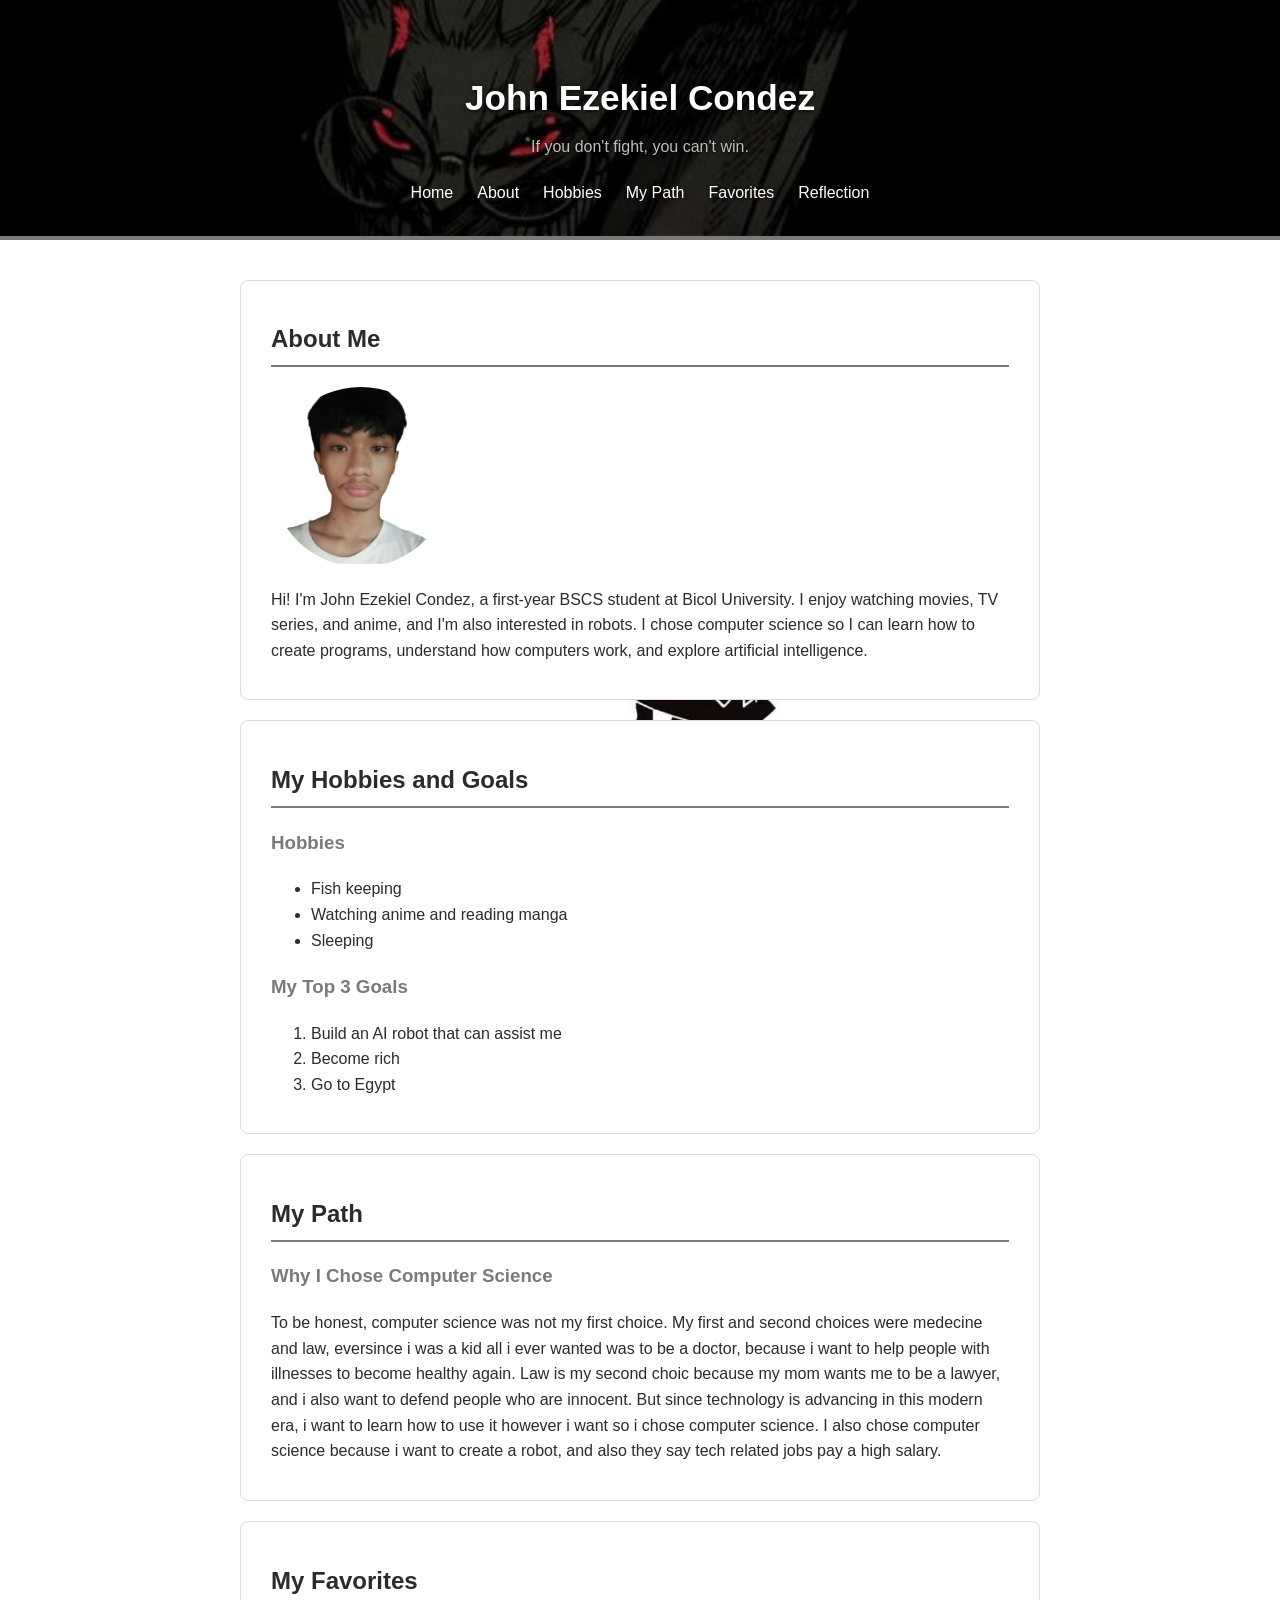
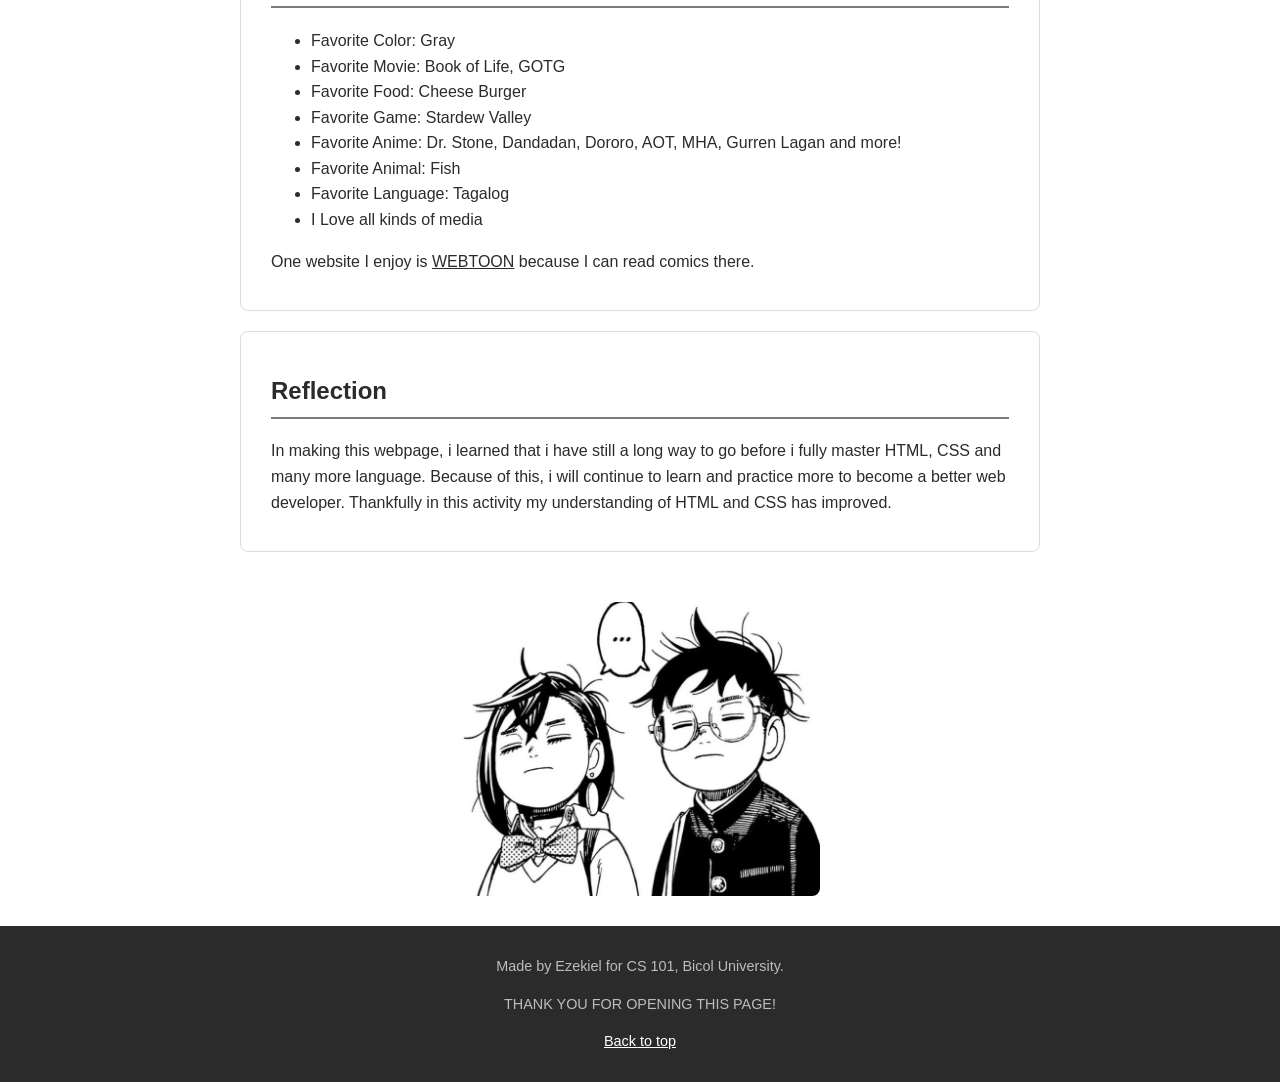
<file: Condez_John/index.html>
<!DOCTYPE html>
<html lang="en">
<head>
    <meta charset="UTF-8">
    <meta name="viewport" content="width=device-width, initial-scale=1.0">
    <title>John Ezekiel Condez | About Me</title>
    <link rel="stylesheet" href="style.css">
</head>

<body id="top">
    <header>
        <h1>John Ezekiel Condez</h1>
        <p>If you don't fight, you can't win.</p>

        <nav aria-label="Main navigation">
            <ul>
                <li><a href="../../index.html">Home</a></li> <!-- here po yung link pabalik homepage. ty -->
                <li><a href="#about">About</a></li>
                <li><a href="#hobbies">Hobbies</a></li>
                <li><a href="#path">My Path</a></li>
                <li><a href="#favorites">Favorites</a></li>
                <li><a href="#reflection">Reflection</a></li>
            </ul>
        </nav>
    </header>

    <main>
    
        <section id="about">
            <h2>About Me</h2>

            <div class="pfp-swap">
                <img src="image/nhsss.png" alt="A picture of me, John Ezekiel Condez">
            </div>

            <p>
                Hi! I'm John Ezekiel Condez, a first-year BSCS student at
                Bicol University. I enjoy watching movies, TV series, and
                anime, and I'm also interested in robots. I chose computer
                science so I can learn how to create programs, understand
                how computers work, and explore artificial intelligence.
            </p>
        <!-- The <img> tag is used to display my picture -->
        </section>

        <section id="hobbies">
            <h2>My Hobbies and Goals</h2>

            <h3>Hobbies</h3>
            <ul>
                <li>Fish keeping</li>
                <li>Watching anime and reading manga</li>
                <li>Sleeping</li>
            </ul>

            <h3>My Top 3 Goals</h3>
            <ol>
                <li>Build an AI robot that can assist me</li>
                <li>Become rich</li>
                <li>Go to Egypt</li>
            </ol>
        </section>

        <section id="path">
            <h2>My Path</h2>

            <h3>Why I Chose Computer Science</h3>

            <p>
                To be honest, computer science was not my first choice. My first and second choices were medecine and law, eversince i was a kid all i ever wanted
                was to be a doctor, because i want to help people with illnesses to become healthy again. Law is my second choic because my mom wants me to be a lawyer,
                and i also want to defend people who are innocent. But since technology is advancing in this modern era, i want to learn how to use it however i want so i 
                chose computer science. I also chose computer science because i want to create a robot, and also they say tech related jobs pay a high salary.
            </p>
        </section>

        <section id="favorites">
            <h2>My Favorites</h2>
            <ul>
             <li>Favorite Color: Gray</li>
             <li>Favorite Movie: Book of Life, GOTG</li>
             <li>Favorite Food: Cheese Burger</li>
             <li>Favorite Game: Stardew Valley</li>
             <li>Favorite Anime: Dr. Stone, Dandadan, Dororo, AOT, MHA, Gurren Lagan and more!</li>
             <li>Favorite Animal: Fish</li>
             <li>Favorite Language: Tagalog</li>
             <li> I Love all kinds of media</li>
            </ul>

            <p>
                One website I enjoy is
                <a href="https://www.webtoons.com/"
                   target="_blank"
                   rel="noopener noreferrer">WEBTOON</a>
                because I can read comics there.
            </p>
            <!-- The href attribute specifies the URL of the page the link goes to -->  
        </section>
        <section id="reflection">
            <h2>Reflection</h2>

            <p>
                In making this webpage, i learned that i have still a long way to go before i fully
                master HTML, CSS and many more language. Because of this, i will continue to learn
                and practice more to become a better web developer. Thankfully in this activity 
                my understanding of HTML and CSS has improved.
            </p>

        </section>
    </main>

    <div class="bottom-pic">
        <img src="image/manga.jpg" alt="Manga panel of two students with calm, unimpressed faces and a speech bubble with three dots">
    </div>

    <footer>
        <p>Made by Ezekiel for CS 101, Bicol University.</p>
        <p>THANK YOU FOR OPENING THIS PAGE!</p>
        <p><a href="#top">Back to top</a></p>
    </footer>
</body>
</html>
</file>
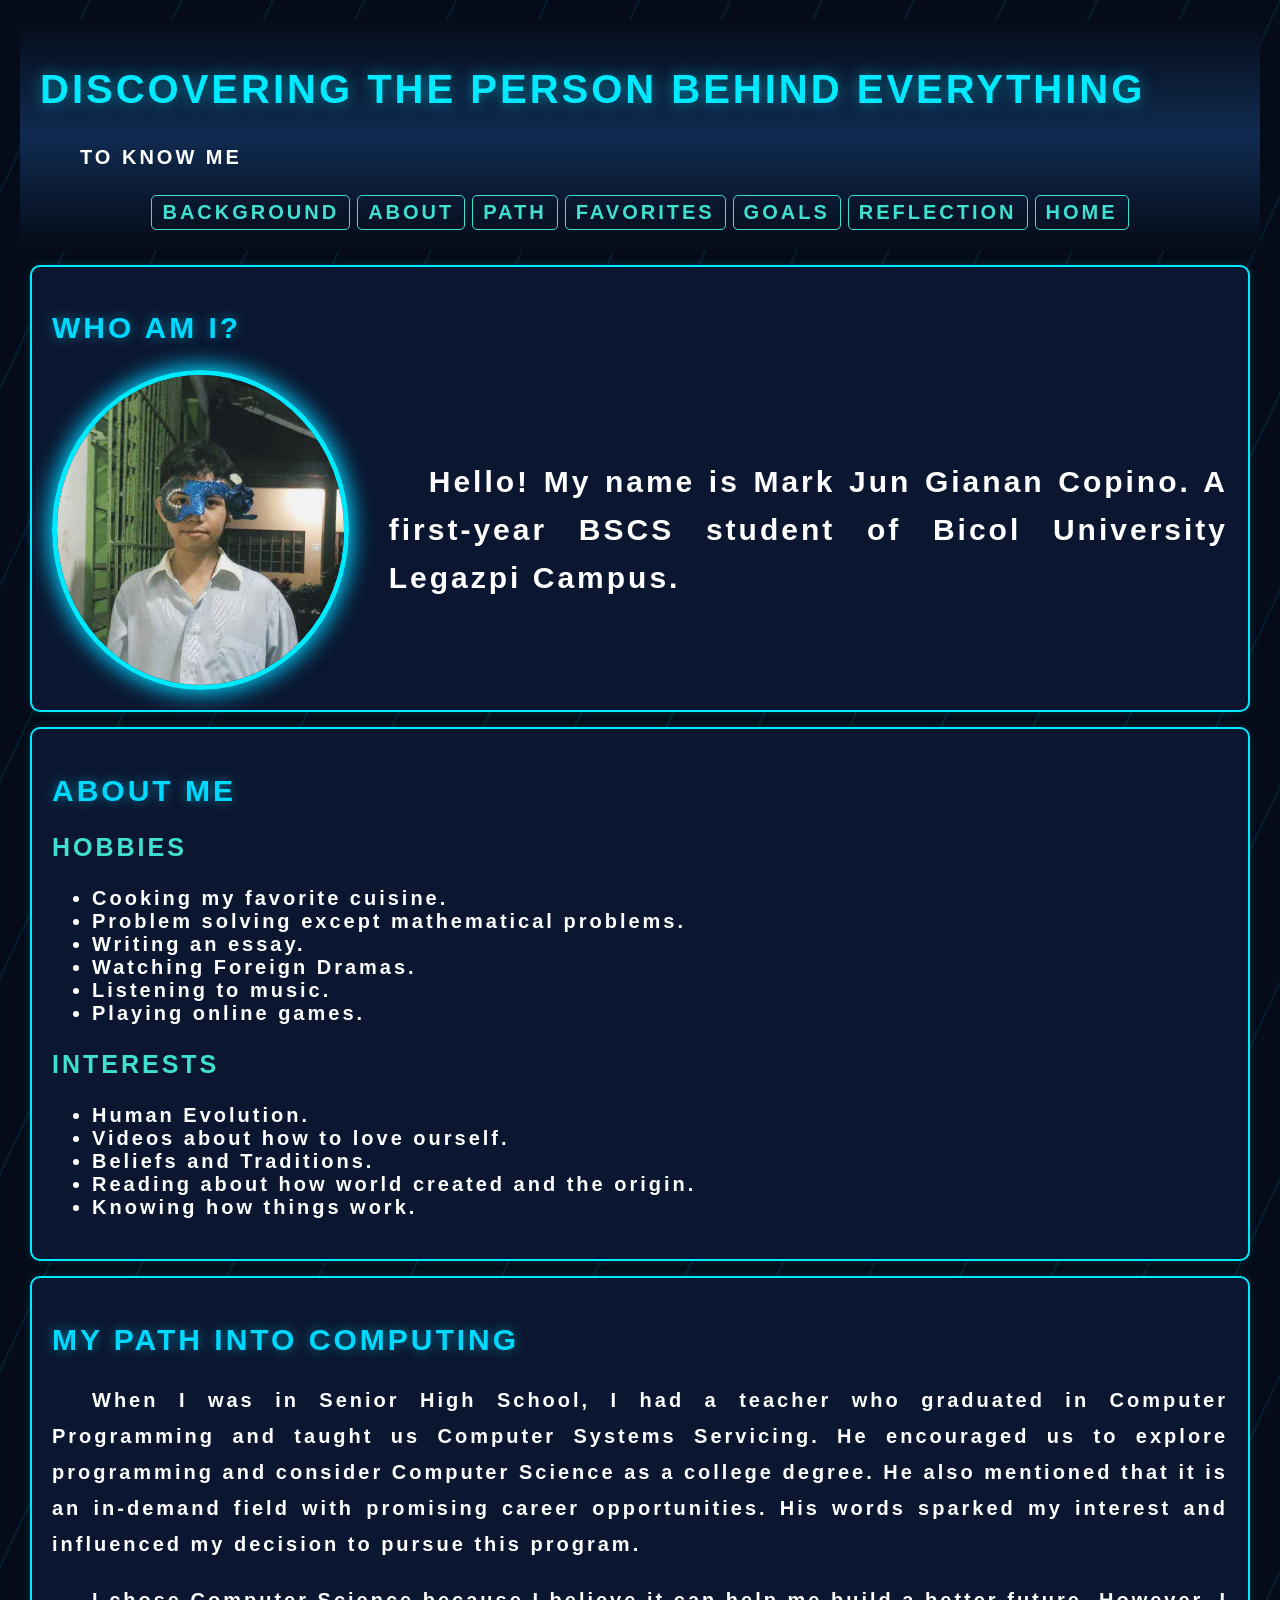
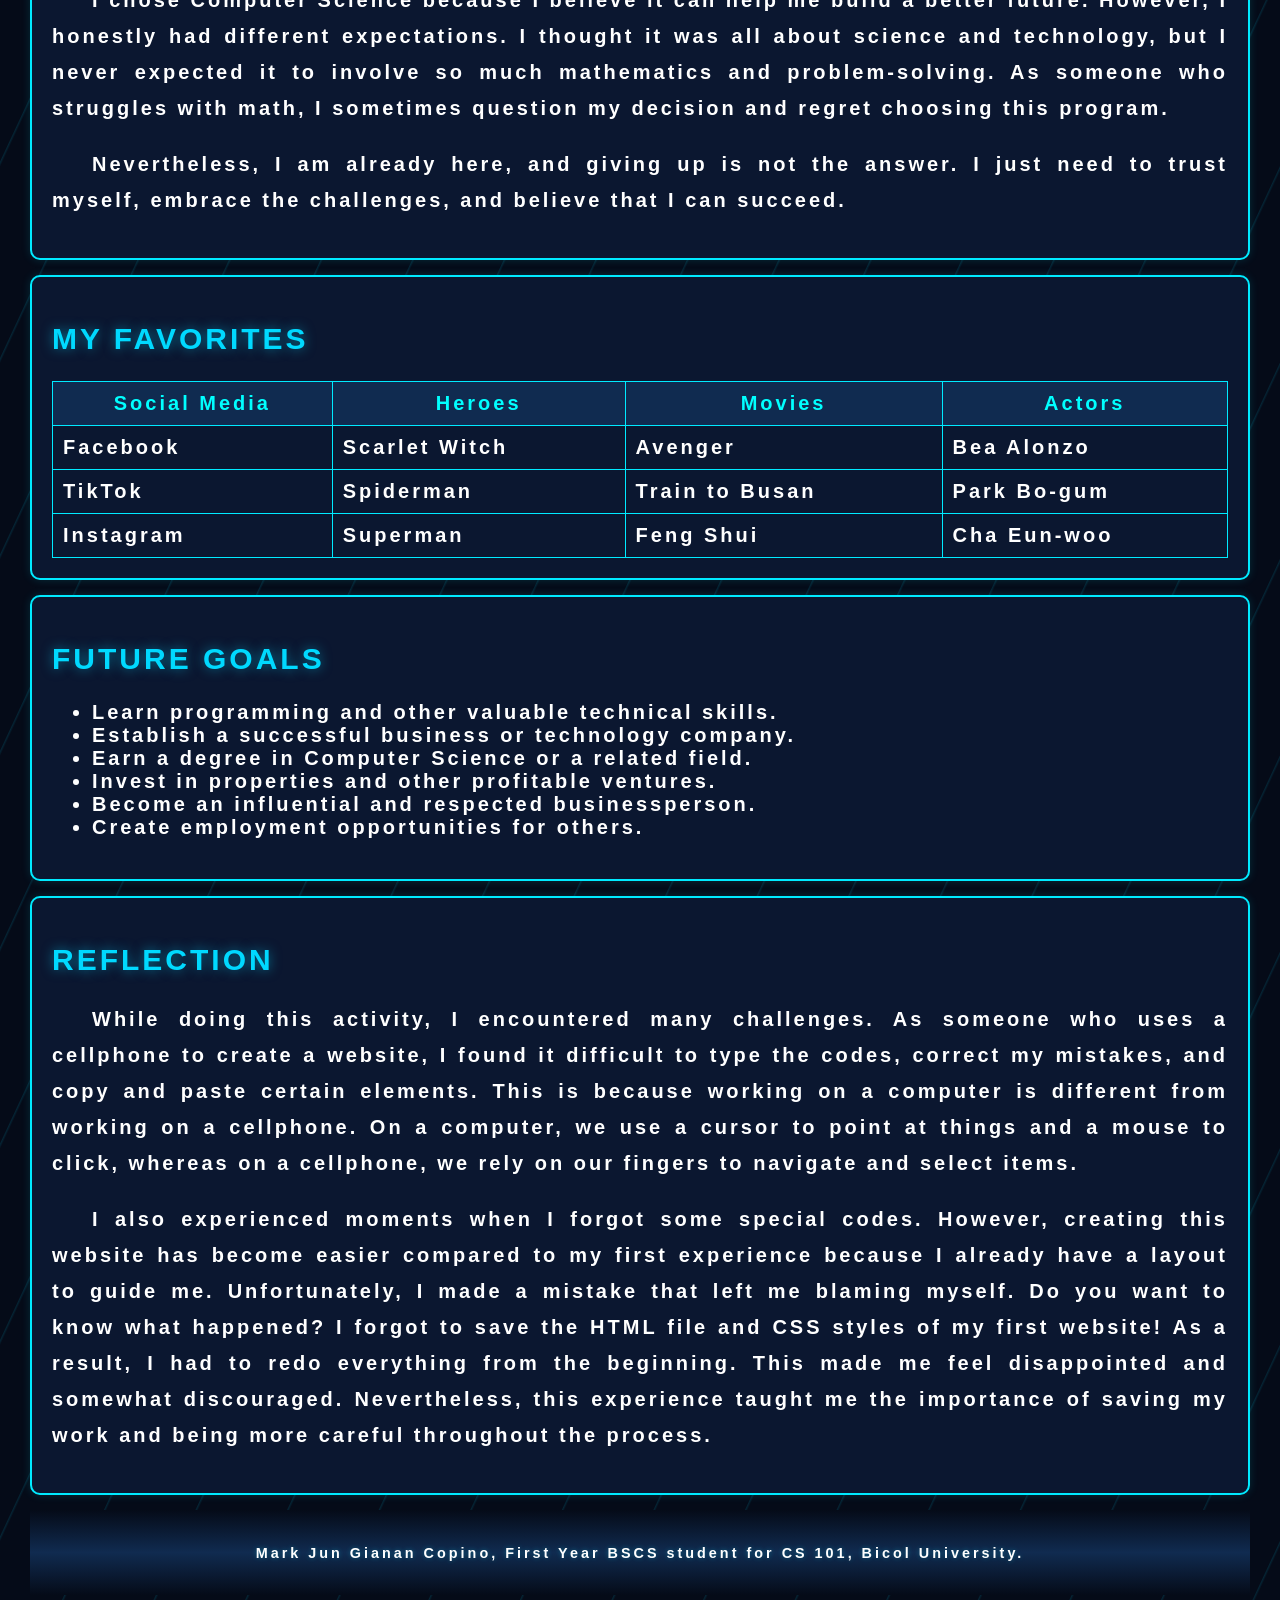
<file: Copino_Mark/index.html>
<!DOCTYPE html>
<html lang="en">
<head>
  <meta charset="UTF-8">
  <meta name="viewport" content="width=device-width, initial-scale=1.0">
  <title>MARK YOUR DAY WITH ME</title>
  <link rel="stylesheet" href="style.css">
</head>
<body>
  <header id="home">   
    <h1>DISCOVERING THE PERSON BEHIND EVERYTHING</h1>
    <p>TO KNOW ME</p>
    <nav>
      <ul>
        <li><a href="#background">BACKGROUND</a></li>
        <li><a href="#about">ABOUT</a></li>
        <li><a href="#path">PATH</a></li>
        <li><a href="#favorites">FAVORITES</a></li>
        <li><a href="#goal">GOALS</a></li>
        <li><a href="#reflection">REFLECTION</a></li>
        <li><a href="../../index.html" class="home-btn">HOME</a></li>
      </ul>
    </nav>
  </header>
  <main>
    <section id="background">
      <h2>WHO AM I?</h2>
      <div class="about">
    <img src="images/Image.jpg" alt="This image was captured from my school way back my SHS days.">
    <p>Hello! My name is <strong>Mark Jun Gianan Copino</strong>.
    A first-year BSCS student of Bicol University Legazpi Campus.</p>
      </div>
    </section>
    
    <section id="about">
      <h2>ABOUT ME</h2>
      <h3>HOBBIES</h3>
      <ul>
        <li>Cooking my favorite cuisine.</li>
        <li>Problem solving except mathematical problems.</li>
        <li>Writing an essay.</li>
        <li>Watching Foreign Dramas.</li>
        <li>Listening to music.</li>
        <li>Playing online games.</li>
      </ul>     
      
      <h3>INTERESTS</h3>
      <ul>
        <li>Human Evolution.</li>
        <li>Videos about how to love ourself.</li>
        <li>Beliefs and Traditions.</li>
        <li>Reading about how world created and the origin.</li>
        <li>Knowing how things work.</li>        
      </ul>     
    </section>
    
    <section id="path">
      <h2>MY PATH INTO COMPUTING</h2>
      <p>
        When I was in Senior High School, I had a teacher who graduated in Computer Programming and taught us Computer Systems Servicing. He encouraged us to explore programming and consider Computer Science as a college degree. He also mentioned that it is an in-demand field with promising career opportunities. His words sparked my interest and influenced my decision to pursue this program.
      </p>
      <p>
        I chose Computer Science because I believe it can help me build a better future. However, I honestly had different expectations. I thought it was all about science and technology, but I never expected it to involve so much mathematics and problem-solving. As someone who struggles with math, I sometimes question my decision and regret choosing this program.
      </p>
      <p>
        Nevertheless, I am already here, and giving up is not the answer. I just need to trust myself, embrace the challenges, and believe that I can succeed.
      </p>
    </section>
    
    <section id="favorites">
      <h2>MY FAVORITES</h2>
      <table>
        <thead>
          <tr>
            <th>Social Media</th>
            <th>Heroes</th>
            <th>Movies</th>
            <th>Actors</th>
          </tr>
        </thead>
     <tbody>
   <tr>
    <td>
      <a href="https://www.facebook.com/" target="_blank">Facebook</a>
    </td>
    <td>Scarlet Witch</td>
    <td>Avenger</td>
    <td>Bea Alonzo</td>
  </tr>
  <tr>
    <td>
      <a href="https://www.tiktok.com/" target="_blank">TikTok</a>
    </td>
    <td>Spiderman</td>
    <td>Train to Busan</td>
    <td>Park Bo-gum</td>
  </tr>
  <tr>
    <td>
      <a href="https://www.instagram.com/" target="_blank">Instagram</a>
    </td>
    <td>Superman</td>
    <td>Feng Shui</td>
    <td>Cha Eun-woo</td>
  </tr>
   </tbody>
      </table>
      <!-- LET ME EXPLAINED SOMETHING: This section are the list of my favorite social media application, superhero, movie, and artist. This was written in a table using th for topics, and tr for the content. In Social Media, try to click any of the three given, it will lead you to the website.-->
    </section>
    
    <section id="goal">
      <h2>FUTURE GOALS</h2>
      <ul>
        <li>Learn programming and other valuable technical skills.</li>
        <li>Establish a successful business or technology company.</li>
        <li>Earn a degree in Computer Science or a related field.</li>
        <li>Invest in properties and other profitable ventures.</li>
        <li>Become an influential and respected businessperson.</li>
        <li>Create employment opportunities for others.</li>
     </ul>
      <!-- WHAT IS IT?: Here are my different goals in the future, hpoing to come true. Using li here makes my goals organized, and ul for bullet form.  -->
    </section>

    <section id="reflection">
      <h2>REFLECTION</h2>
      <p>
        While doing this activity, I encountered many challenges. As someone who uses a cellphone to create a website, I found it difficult to type the codes, correct my mistakes, and copy and paste certain elements. This is because working on a computer is different from working on a cellphone. On a computer, we use a cursor to point at things and a mouse to click, whereas on a cellphone, we rely on our fingers to navigate and select items.
      </p>
      <p>
        I also experienced moments when I forgot some special codes. However, creating this website has become easier compared to my first experience because I already have a layout to guide me. Unfortunately, I made a mistake that left me blaming myself. Do you want to know what happened? I forgot to save the HTML file and CSS styles of my first website! As a result, I had to redo everything from the beginning. This made me feel disappointed and somewhat discouraged. Nevertheless, this experience taught me the importance of saving my work and being more careful throughout the process.
      </p>
   </section>  
   </main>
   <footer>
    <a href="#home" class="footer-link">
        <p>Mark Jun Gianan Copino, First Year BSCS student for CS 101, Bicol University.</p>
    </a>
   </footer>
</body>
</html>
</file>
<file: Agripa_Danica/style.css>
/* ===============================
   DANICA SHANE M. AGRIPA WEBPAGE
   ===============================*/

* {
    margin: 0;
    padding: 0;
    box-sizing: border-box;
}

/*Sets document-wide behavior and the default appearance */
html {
    scroll-behavior: smooth;
}

body {
    background: #210b0b;
    color: #ffffff;
    font-family: Arial, Helvetica, sans-serif;
    line-height: 1.6;
}

/* MAIN PAGE */
/* Controls the main website container or its overall layout. */
.website {
    width: 90%;
    max-width: 1100px;
    margin: 45px auto;
    padding: 25px;
    background: #080707;
    border-top: 5px solid #710d15;
    border-bottom: 5px solid #710d15;
    box-shadow: 0 15px 45px rgba(0, 0, 0, 0.45);
}

/* Sets general image behavior so images fit within their containers. */
img {
    display: block;
    max-width: 100%;
    object-fit: cover;
}

/* Styles the hero header, welcome content, and small introductory labels. */
.eyebrow {
    margin-bottom: 12px;
    color: #c58c8c;
    font-size: 10px;
    font-weight: bold;
    letter-spacing: 3px;
    text-transform: uppercase;
}


.hero {
    position: relative;
    display: grid;

    /* Two columns: the profile card is narrower than the welcome-text column. */
    grid-template-columns: minmax(250px, 0.8fr) minmax(0, 1.2fr);
    align-items: center;
    gap: 25px;
    min-height: 670px;
    padding: 25px;

    background-image:
        linear-gradient(
            90deg,
            rgba(0, 0, 0, 0.75),
            rgba(0, 0, 0, 0.45)
        ),
        url("images/profile.jpg");

    background-size: cover;
    background-position: center 15%;
    background-repeat: no-repeat;
}



/* PROFILE CARD */
/* Styles a part of the profile card, including its details, alignment, or progress indicator. */
.profile-card {
    width: 100%;
    max-width: 280px;
    margin: auto;
    padding: 15px;
    color: #650b12;
    background: linear-gradient(145deg, #eeeeee, #cfcfcf);
    border-radius: 15px;
    box-shadow: 0 5px 25px #000000;
}

.profile-top {
    display: flex;
    justify-content: space-between;
    align-items: center;
    gap: 12px;
}

.heart {
    padding: 5px 10px;
    color: #ffffff;
    background: #740c14;
    border-radius: 50%;
}

.profile-top img {
    width: 90px;
    height: 90px;
    border: 2px solid #750d16;
    border-radius: 12px;
}

.profile-name {
    margin: 12px 0;
    font-size: 11px;
    font-weight: bold;
}

.profile-info {
    padding: 12px;
    color: #ffffff;
    background: #700c13;
    border-radius: 10px;
    font-size: 10px;
}

.info-row {
    display: flex;
    justify-content: space-between;
    gap: 8px;
    margin: 10px 0;
}

.info-row strong {
    text-align: right;
}

.profile-info hr {
    border: 0;
    border-top: 1px solid #dddddd;
}

.progress {
    height: 5px;
    overflow: hidden;
    background: #dddddd;
    border-radius: 10px;
}

.progress div {
    /* Sets the filled width of the personal-growth progress bar. */
    width: 75%;
    height: 100%;
    background: #ffffff;
}

.profile-bottom {
    display: flex;
    align-items: center;
    gap: 8px;
    margin-top: 12px;
    padding: 6px;
    color: #650b12;
    background: #ffffff;
    border-radius: 20px;
    font-size: 10px;
}

.profile-bottom img {
    width: 35px;
    height: 35px;
    border-radius: 50%;
}

.profile-bottom span {
    margin-left: auto;
}

/* Styles the hero header, welcome content, and small introductory labels. */
.hero-content {
    padding: 15px;
}

.hero-content h1 {
    margin-bottom: 15px;
    color: #ffffff;
    font-size: clamp(35px, 5vw, 55px);
    font-weight: 400;
    line-height: 1.1;
}

.hero-content h3 {
    margin-bottom: 12px;
    color: #d9a4a4;
    font-size: 12px;
    letter-spacing: 1px; 
}

.hero-content > p:not(.eyebrow):not(.hero-motto) {
    max-width: 370px;
    color: #eeeeee;
    font-size: 13px;
}

.hero-motto {
    margin: 0 0 12px;
    color: #d9a4a4;
    font-size: 12px;
    font-weight: bold;
    letter-spacing: 1px;
}

.hero-quote {
    margin-top: 65px;
    color: #dddddd;
    font-size: 11px;
    text-align: right;
}

/* NAVIGATION */
/* Styles the navigation menu and its links. */

nav {
    display: flex;
    flex-wrap: wrap;
    gap: 8px;
    margin-top: 25px;
}

/* Styles the bottom footer area */
nav a,
.website-footer a {
    display: inline-block;
    padding: 6px 13px;
    color: #ffffff;
    border: 1px solid #aaaaaa;
    border-radius: 20px;
    font-size: 10px;
    text-decoration: none;
    transition: 0.3s ease;
}

/* Defines the interactive appearance when a pointer hovers over the element or keyboard focus reaches it. */
nav a:hover,
.website-footer a:hover {
    background: #810e18;
    border-color: #810e18;
}


/* ========== DIVIDER LINES ========== */
/* Creates and styles the decorative divider lines. */
.divider-lines {
    display: grid;
    grid-template-columns: repeat(3, 1fr);
    gap: 12px;
    margin: 28px 0 40px;
}

.divider-lines span {
    height: 4px;
    background: #777777;
}

.divider-lines span:nth-child(2) {
    background: #ffffff;
}


/* =========================================
   INTRODUCTION / ABOUT SECTIONS
   ========================================= */
   /* Styles one of the main content sections and its text. */

.introduction {
    display: block;
    min-height: 400px;
    margin-bottom: 25px;
    padding: 45px 25px;
    background: #090909;
    width: 100%;
}

.intro-text {
    width: 100%;
    max-width: none;
    padding: 10px;
}

.intro-text h2,
.about-section h2,
.path-section h2,
.skills-section h2,
.goals-section h2,
.reflection-section h2 {
    margin-bottom: 18px;
    color: #ffffff;
    font-size: clamp(27px, 3vw, 37px);
    font-weight: 400;
    line-height: 1.3;
}

.intro-text > p:not(.eyebrow),
.about-section p:not(.eyebrow),
.path-section p:not(.eyebrow),
.goals-section p:not(.eyebrow),
.reflection-section p:not(.eyebrow) {
    max-width: none;
    width: 100%;
    margin-bottom: 14px;
    color: #dddddd;
    font-size: 12px;
}

.small-avatars {
    display: flex;
    align-items: center;
    gap: 12px;
    margin-top: 20px;
}

.small-avatars img {
    width: 42px;
    height: 42px;
    border: 2px solid #ffffff;
    border-radius: 50%;
}

.small-avatars span {
    color: #c58c8c;
    font-size: 9px;
    letter-spacing: 1px;
}

.about-section,
.path-section,
.skills-section,
.goals-section,
.reflection-section {
    margin-bottom: 25px;
    padding: 45px 25px;
    color: #eeeeee;
    background: #090909;
}

/* =========================================
   SPIDER-WOMAN
   ========================================= */
   /* Styles the spiderwoman in the webpage. */
.bottom-grid {
    display: grid;
    grid-template-columns: minmax(0, 1.1fr) minmax(0, 0.9fr);
    align-items: stretch;
    gap: 15px;
    width: 100%;
    margin-bottom: 20px;
}

/* Controls the Spider-Woman image card, its layered images, caption, and reveal effect. */
.spidey-card {
    position: relative;
    width: 100%;
    min-height: 480px;
    overflow: hidden;
    cursor: pointer;
    background: #080707;
    border: 2px solid #790d17;
    border-radius: 10px;
}

.spidey-card img {
    position: absolute;
    inset: 0;
    width: 100%;
    height: 100%;
    object-fit: cover;
    transition: opacity 0.8s ease, transform 1s ease;
}

.spidey-card .my-photo {
    z-index: 2;
    opacity: 1;
    object-position: center;
}

.spidey-card .spiderman-photo {
    z-index: 1;
    opacity: 0;
    transform: scale(1.08);
    object-position: center;
}

.spidey-card:hover .my-photo,
/* Defines the interactive appearance when a pointer hovers over the photo keyboard focus reaches it to reveal spderwoman. */
.spidey-card:focus .my-photo {
    opacity: 0;
}

.spidey-card:hover .spiderman-photo,
.spidey-card:focus .spiderman-photo {
    opacity: 1;
    transform: scale(1);
}

.spidey-caption {
    position: absolute;
    z-index: 3;
    bottom: 0;
    left: 0;
    width: 100%;
    padding: 35px 15px 20px;
    text-align: center;
    background: linear-gradient(transparent, rgba(0, 0, 0, 0.95));
}

.spidey-caption h2 {
    margin-bottom: 8px;
    font-size: 24px;
    letter-spacing: 2px;
}

.spidey-caption p {
    margin-bottom: 15px;
    font-size: 12px;
}

.spidey-caption span {
    color: #e49b9b;
    font-size: 9px;
    letter-spacing: 2px;
}

#spider-woman {
    scroll-margin-top: 30px;
}



/* =========================================
   FAVORITES SECTION
   ========================================= */
/* Styles the favorites panel, image cards, and text displayed over the images. */
.favorites-card {
    display: flex;
    flex-direction: column;

    min-width: 0;
    min-height: 0;
    height: 100%;

    padding: 25px;

    background: #090909;
    border: 1px solid #542025;
    border-radius: 12px;
}

.favorites-card h2 {
    margin-bottom: 22px;
}

/* VERTICAL FAVORITES GRID */

.favorites-grid {
    display: grid;

    grid-template-columns: minmax(0, 1fr);
    grid-template-rows: repeat(2, minmax(0, 1fr));

    gap: 16px;

    width: 100%;
    flex: 1;
    min-height: 0;
}

/* FAVORITE ITEMS */

.favorite-item {
    position: relative;

    display: flex;
    align-items: flex-end;

    width: 100%;
    min-width: 0;
    min-height: 0;
    height: 100%;

    overflow: hidden;

    background-position: center;
    background-repeat: no-repeat;
    background-size: cover;

    border: 1px solid #a76b6b;
    border-radius: 12px;

    transition: transform 0.4s ease;
}

.favorite-item:hover {
    transform: translateY(-3px);
}

/* FAVORITE TEXT */

.favorite-text {
    position: relative;
    z-index: 1;

    width: 100%;
    padding: 16px;

    background: linear-gradient(
        transparent,
        rgba(0, 0, 0, 0.85)
    );
}

.wife-card {
    background-image: url("images/wife.jpg");
}

.starrynight-card {
    background-image: url("images/starrynight.jpg");
}

.favorites-grid {
    display: grid;
    grid-template-columns: 1fr;
    grid-template-rows: repeat(2, minmax(0, 1fr));
    gap: 12px;
    width: 100%;
}

.favorite-item {
    width: 100%;
    min-height: 190px;
}


/* =========================================
   INTERESTS
   ========================================= */
   /* Controls the layout and appearance of the interests list. */
.interest-list {
    display: grid;
    grid-template-columns: repeat(2, minmax(0, 1fr));
    gap: 8px 25px;
    max-width: 850px;
    padding-left: 22px;
    color: #dddddd;
}

.interest-list li::marker {
    color: #c58c8c;
}

.table-wrap {
    width: 100%;
    overflow-x: auto;
    margin-top: 25px;
}

table {
    width: 100%;
    min-width: 500px;
    color: #eeeeee;
    background: #160909;
    border-collapse: collapse;
    text-align: left;
}

caption {
    padding: 12px;
    color: #ffffff;
    background: #700c13;
    font-weight: bold;
    text-align: left;
}

th,
td {
    padding: 12px 15px;
    border-bottom: 1px solid #542025;
}

th {
    color: #ffffff;
    background: #700c13;
}

td {
    color: #eeeeee;
}

/* Defines the interactive appearance when a pointer hovers over the element */
tbody tr:nth-child(even) {
    background: #160909;
}

tbody tr:hover {
    background: #2b0b0e;
}

/* FAVOURITE PLAYLIST SECTION */
/* Styles the embedded Spotify playlist area and player. */
.spotify-section {
    width: 100%;
    padding: 45px 35px;
    margin: 35px auto;
    background: #390909;
    border-radius: 15px;
    box-sizing: border-box;
    text-align: center;
}

/* SECTION HEADING */
.spotify-section h2 {
    font-family: 'Abril Fatface', Georgia, serif;
    font-size: 2rem;
    color: #c58c8c;
    letter-spacing: 2px;
    margin-bottom: 25px;
    text-align: center;
}

/* SPOTIFY EMBED */
.spotify-section iframe {
    display: block;
    width: 100%;
    max-width: 600px;
    height: 352px;
    margin: 0 auto;
    border: none;
    border-radius: 12px;
    box-shadow: 0 8px 20px rgba(0, 0, 0, 0.12);
    transition: transform 0.3s ease, box-shadow 0.3s ease;
}

/* HOVER EFFECT */
.spotify-section iframe:hover {
    transform: translateY(-4px);
    box-shadow: 0 12px 25px rgba(0, 0, 0, 0.16);
}

/* RESPONSIVE DESIGN */
@media (max-width: 768px) {
    .spotify-section {
        padding: 30px 18px;
    }

    .spotify-section h2 {
        font-size: 1.6rem;
    }

    .spotify-section iframe {
        height: 352px;
    }
}


/* =========================================
   SOURCES AND REFERENCES
   ========================================= */
/* Styles the references section and its list items. */
.sources-section {
    margin-top: 25px;
    margin-bottom: 25px;
    padding: 45px 25px;
    background: #090909;
    border-top: 2px solid #710d15;
}

.sources-section h2 {
    margin-bottom: 20px;
    color: #ffffff;
    font-size: clamp(25px, 3vw, 34px);
    font-weight: 400;
}

.sources-section ul {
    display: grid;
    gap: 10px;
    padding: 0;
    list-style: none;
}

.sources-section li {
    padding: 12px 18px;
    color: #dddddd;
    background: #160909;
    border-left: 3px solid #710d15;
    font-size: 12px;
    line-height: 1.8;
    transition: 0.3s ease;
}

.sources-section li:hover {
    background: #2b0b0e;
    border-left-color: #c58c8c;
    transform: translateX(5px);
}

/* RESPONSIVE DESIGN */
@media (max-width: 600px) {
    .sources-section {
        padding: 30px 15px;
    }

    .sources-section h2 {
        font-size: 24px;
    }
}


/* =========================================
   FOOTER
   ========================================= */
   /* Styles the bottom footer area and the information inside it. */
.website-footer {
    display: flex;
    flex-direction: column;
    align-items: center;
    gap: 8px;
    width: 100%;
    margin-top: 20px;
    padding: 30px 15px;
    color: #ffffff;
    background: #080707;
    border-top: 3px solid #710d15;
    text-align: center;
}

.website-footer p {
    margin: 0;
    color: #dddddd;
    font-size: 10px;
}

.website-footer a {
    margin: 8px 0;
}

.website-footer span {
    display: block;
    margin-top: 8px;
    color: #c58c8c;
    font-size: 9px;
    letter-spacing: 2px;
}

#favorites,
#goals,
#reflection {
    scroll-margin-top: 24px;
}

/* =========================================
   RESPONSIVE DESIGN
   ========================================= */
   /* Responsive or accessibility rules that apply only when the stated screen or user preference matches. */
@media (max-width: 850px) {
    .website {
        width: 95%;
        padding: 18px;
    }

    .hero {
        grid-template-columns: 1fr;
        gap: 25px;
    }

    .hero-content {
        text-align: center;
    }

    .hero-content > p:not(.eyebrow):not(.hero-motto) {
        margin-right: auto;
        margin-left: auto;
    }

    .hero-quote {
        margin-top: 30px;
        text-align: center;
    }

    nav {
        justify-content: center;
    }

    .introduction {
        grid-template-columns: 1fr;
    }

    .intro-photo {
        width: min(100%, 500px);
        margin: 15px auto;
    }

    .activities-heading {
        align-items: flex-start;
        flex-direction: column;
        gap: 10px;
    }

    .activity-grid {
        grid-template-columns: repeat(2, minmax(0, 1fr));
    }

    .bottom-grid {
        grid-template-columns: 1fr;
    }

    .spidey-card {
        min-height: 450px;
    }
}

@media (max-width: 600px) {
    .website {
        width: 100%;
        margin: 0;
        padding: 15px;
    }

    .hero {
        padding: 15px;
    }

    .hero-content h1 {
        font-size: clamp(35px, 12vw, 55px);
    }

    .introduction,
    .about-section,
    .path-section,
    .activities,
    .skills-section,
    .goals-section,
    .reflection-section {
        padding: 30px 15px;
    }

    .intro-photo {
        height: 300px;
        border-radius: 0 0 0 35%;
    }

    .activity-grid,
    .favorites-grid,
    .interest-list {
        grid-template-columns: 1fr;
    }

    .activity-card {
        min-height: 250px;
    }

    .bottom-grid {
        padding: 15px 0;
    }

    .spidey-card {
        min-height: 380px;
    }

    .spidey-caption h2 {
        font-size: 20px;
    }

    .favorites-card {
        padding: 15px;
    }

    .favorite-item {
        min-height: 220px;
    }

    th,
    td {
        padding: 9px 8px;
    }
}

@media (max-width: 380px) {
    .activity-grid {
        grid-template-columns: 1fr;
    }

    .hero-content h1 {
        font-size: 29px;
    }

    .divider-lines {
        gap: 6px;
    }
}

/* Respect reduced-motion preferences */
@media (prefers-reduced-motion: reduce) {
    *,
    *::before,
    *::after {
        scroll-behavior: auto !important;
        transition-duration: 0.01ms !important;
        animation-duration: 0.01ms !important;
    }
}


/* =========================================
   MOBILE RESPONSIVE DESIGN
   FOR ANDROID
   ========================================= */

/* Prevent horizontal scrolling */
/* Sets document-wide behavior and the default appearance of the webpage. */
html {
    width: 100%;
    scroll-behavior: smooth;
    -webkit-text-size-adjust: 100%;
}

body {
    min-width: 320px;
    overflow-x: hidden;
}

img {
    max-width: 100%;
    height: auto;
}

/* Make navigation easier to tap */
nav {
    row-gap: 10px;
}

nav a,
.website-footer a {
    min-height: 42px;
    display: inline-flex;
    align-items: center;
    justify-content: center;
    padding: 10px 15px;
    font-size: 12px;
}

/* TABLET RESPONSIVE */
@media screen and (max-width: 850px) {

    .website {
        width: 95%;
        margin: 20px auto;
        padding: 18px;
    }

    .hero {
        grid-template-columns: 1fr;
        min-height: auto;
    }

    .hero-content {
        text-align: center;
    }

    .hero-content > p:not(.eyebrow):not(.hero-motto) {
        margin-left: auto;
        margin-right: auto;
    }

    .hero-quote {
        text-align: center;
    }

    nav {
        justify-content: center;
    }

    .introduction {
        grid-template-columns: 1fr;
    }

    .intro-photo {
        width: 100%;
        height: 340px;
        margin: 15px auto;
    }

    .activity-grid {
        grid-template-columns: repeat(2, 1fr);
    }

    .bottom-grid {
        grid-template-columns: 1fr;
    }
}

/* MOBILE PHONE RESPONSIVE */
@media screen and (max-width: 600px) {

    .website {
        width: 100%;
        margin: 0;
        padding: 12px;
    }

    .hero {
        padding: 15px;
        gap: 15px;
    }

    .hero-content h1 {
        font-size: clamp(30px, 10vw, 45px);
    }

    .introduction,
    .about-section,
    .path-section,
    .activities,
    .skills-section,
    .goals-section,
    .reflection-section {
        padding: 25px 15px;
    }

    .intro-photo {
        height: 280px;
    }

    .activity-grid,
    .favorites-grid,
    .interest-list {
        grid-template-columns: 1fr;
    }

    .activity-card {
        min-height: 230px;
    }

    .spidey-card {
        min-height: 340px;
    }

    .spidey-caption h2 {
        font-size: 20px;
    }

    .favorite-item {
        min-height: 200px;
    }

    .table-wrap {
        width: 100%;
        overflow-x: auto;
        -webkit-overflow-scrolling: touch;
    }

    table {
        min-width: 480px;
    }

    th,
    td {
        padding: 10px;
        font-size: 13px;
    }

    .website-footer {
        padding: 25px 12px;
    }

    .website-footer p {
        font-size: 12px;
    }
}

/* SMALL MOBILE PHONES */
@media screen and (max-width: 380px) {

    .website {
        padding: 9px;
    }

    .hero-content h1 {
        font-size: 29px;
    }

    .activity-grid {
        grid-template-columns: 1fr;
    }

    nav {
        gap: 6px;
    }

    nav a {
        flex: 1 1 auto;
    }

    .divider-lines {
        gap: 6px;
    }
}

/* TOUCHSCREEN SUPPORT */
@media (hover: none) {

    .activity-card:hover,
    .favorite-item:hover {
        transform: none;
    }
}

/* ACCESSIBILITY */
@media (prefers-reduced-motion: reduce) {

    *,
    *::before,
    *::after {
        scroll-behavior: auto !important;
        transition-duration: 0.01ms !important;
        animation-duration: 0.01ms !important;
    }
}

.introduction,
.about-section,
.path-section,
.activities,
.skills-section,
.goals-section,
.reflection-section,
/* Styles the references section and its list items. */
.sources-section {
    padding: 25px 15px;
}
</file>
<file: Angeles_Sef/style.css>
/* =========================================================
   SEF ANGELES — CS101 PERSONAL ZINE
   dark shi ong
   ========================================================= */

/* 1. Global styles and reusable colors */
:root {
  --ink: #10120f;
  --panel: #191c18;
  --panel-soft: #20241f;
  --paper: #f2f1e9;
  --muted: #a7aca2;
  --line: rgba(242, 241, 233, 0.15);
  --blue: #36a9dc;
  --blue-dark: #147da9;
  --page-width: 1180px;
}

* {
  box-sizing: border-box;
  margin: 0;
  padding: 0;
}

html {
  scroll-behavior: smooth;
  scroll-padding-top: 100px;
}

body {
  background: var(--ink);
  color: var(--paper);
  font-family: Arial, Helvetica, sans-serif;
  line-height: 1.7;
}

img {
  display: block;
  max-width: 100%;
}
a {
  color: inherit;
}
::selection {
  background: var(--blue);
  color: var(--ink);
}

/* 2. Header and navigation */
.site-header {
  min-height: 88px;
  padding: 18px max(5%, calc((100% - var(--page-width)) / 2));
  display: flex;
  align-items: center;
  justify-content: space-between;
  gap: 28px;
  border-bottom: 1px solid var(--line);
  background: rgba(16, 18, 15, 0.96);
}

.brand {
  display: flex;
  flex-direction: column;
  text-decoration: none;
  line-height: 1.2;
}
.brand-name,
.footer-brand {
  font-size: 1.1rem;
  font-weight: 900;
  letter-spacing: -0.06em;
}
.brand-dot,
.accent {
  color: var(--blue);
}
.brand-role {
  margin-top: 6px;
  color: var(--muted);
  font-size: 0.62rem;
  letter-spacing: 0.19em;
}

.nav-list {
  display: flex;
  flex-wrap: wrap;
  gap: 8px 24px;
  list-style: none;
}
.nav-list a {
  display: inline-block;
  padding: 8px 0;
  color: var(--muted);
  font-size: 0.78rem;
  text-decoration: none;
  border-bottom: 2px solid transparent;
  transition:
    color 180ms ease,
    border-color 180ms ease;
}
.nav-list a:hover,
.nav-list a:focus-visible {
  color: var(--paper);
  border-color: var(--blue);
}

/* 3. Hero section */
.hero {
  position: relative;
  width: min(100% - 10%, var(--page-width));
  min-height: 620px;
  margin: 0 auto;
  padding: 76px 0 88px;
  display: grid;
  grid-template-columns: 1.1fr 0.9fr;
  align-items: center;
  gap: clamp(40px, 8vw, 110px);
}
.hero-copy {
  position: relative;
  z-index: 1;
}
.eyebrow {
  display: flex;
  align-items: center;
  gap: 10px;
  color: var(--blue);
  font-size: 0.68rem;
  font-weight: 800;
  letter-spacing: 0.2em;
}
.eyebrow-line {
  width: 28px;
  height: 1px;
  background: var(--blue);
}
.hero h1 {
  margin: 26px 0 22px;
  font-size: clamp(4.4rem, 10vw, 8.7rem);
  line-height: 0.83;
  letter-spacing: -0.095em;
  font-weight: 900;
}
.hero-intro {
  max-width: 470px;
  color: var(--muted);
  font-size: 1.05rem;
}
.hero-meta {
  display: flex;
  flex-wrap: wrap;
  gap: 12px;
  margin: 30px 0 25px;
  color: #d5d8cf;
  font-size: 0.66rem;
  font-weight: 700;
  letter-spacing: 0.14em;
}
.meta-separator {
  color: var(--blue);
}
.text-link {
  display: inline-flex;
  gap: 18px;
  align-items: center;
  padding-bottom: 7px;
  color: var(--paper);
  border-bottom: 1px solid var(--blue);
  font-size: 0.72rem;
  font-weight: 800;
  letter-spacing: 0.12em;
  text-decoration: none;
  transition:
    gap 180ms ease,
    color 180ms ease;
}
.text-link:hover {
  gap: 26px;
  color: var(--blue);
}

.portrait-frame {
  position: relative;
  width: min(100%, 390px);
  justify-self: center;
  padding: 16px 16px 48px;
  background: var(--panel-soft);
  border: 1px solid var(--line);
  transform: rotate(2deg);
  box-shadow: 18px 22px 0 rgba(54, 169, 220, 0.1);
}
.portrait-frame::before {
  content: "";
  position: absolute;
  inset: 9px;
  border: 1px solid rgba(54, 169, 220, 0.24);
  pointer-events: none;
}
.portrait-label {
  position: relative;
  z-index: 1;
  padding: 3px 8px 12px;
  color: var(--blue);
  font-size: 0.59rem;
  font-weight: 800;
  letter-spacing: 0.18em;
}
.portrait-frame img {
  position: relative;
  width: 100%;
  height: 390px;
  object-fit: cover;
  object-position: center 38%;
  background: #252a24;
}
.portrait-frame figcaption {
  position: relative;
  z-index: 1;
  padding: 12px 8px 0;
  color: var(--muted);
  font-size: 0.76rem;
}
.portrait-index {
  position: absolute;
  right: 20px;
  bottom: 17px;
  color: var(--blue);
  font-size: 0.62rem;
  letter-spacing: 0.12em;
}
.hero-side-note {
  position: absolute;
  right: 0;
  bottom: 24px;
  color: #6d756b;
  font-size: 0.57rem;
  letter-spacing: 0.2em;
  writing-mode: vertical-rl;
}

/* 4. Shared section layout */
.section {
  padding: 100px max(5%, calc((100% - var(--page-width)) / 2));
  border-top: 1px solid var(--line);
}
.section-heading {
  margin-bottom: 44px;
}
.section-heading h2,
.reflection-copy h2 {
  margin-top: 13px;
  font-size: clamp(2.1rem, 4.5vw, 3.8rem);
  line-height: 1.08;
  letter-spacing: -0.065em;
  font-weight: 700;
}
.about-section,
.favorites-section,
.schedule-section {
  background: var(--panel);
}
.path-section,
.goals-section {
  background: var(--ink);
}

/* 5. About section */
.about-grid {
  display: grid;
  grid-template-columns: 0.9fr 1.1fr;
  gap: 9%;
}
.large-copy {
  max-width: 430px;
  font-size: clamp(1.35rem, 2.4vw, 2rem);
  line-height: 1.35;
  letter-spacing: -0.035em;
}
.about-details {
  max-width: 600px;
  color: var(--muted);
}
.about-details p + p {
  margin-top: 16px;
}
.interest-strip {
  display: flex;
  flex-wrap: wrap;
  gap: 10px;
  margin-top: 48px;
  padding-top: 20px;
  border-top: 1px solid var(--line);
}
.interest-strip span {
  padding: 8px 13px;
  border: 1px solid var(--line);
  color: #d5d8cf;
  font-size: 0.62rem;
  font-weight: 700;
  letter-spacing: 0.13em;
}

/* 6. Computing journey */
.path-grid {
  display: grid;
  grid-template-columns: 70px minmax(0, 1fr) 260px;
  gap: 28px;
  align-items: start;
}
.path-number {
  color: var(--blue);
  font-size: 2.5rem;
  font-weight: 800;
  letter-spacing: -0.08em;
}
.path-content h3 {
  margin-bottom: 16px;
  font-size: 1.35rem;
}
.path-content p {
  max-width: 650px;
  color: var(--muted);
}
.path-content p + p {
  margin-top: 16px;
}
.quote-card {
  padding: 25px;
  background: var(--panel);
  border: 1px solid var(--line);
}
.quote-mark {
  color: var(--blue);
  font-family: Georgia, serif;
  font-size: 3.2rem;
  line-height: 0.8;
}
.quote-card p {
  margin: 10px 0 22px;
  font-family: Georgia, serif;
  font-size: 1.2rem;
  line-height: 1.45;
}
.quote-caption {
  color: var(--blue);
  font-size: 0.58rem;
  font-weight: 800;
  letter-spacing: 0.16em;
}

/* 7. Favorites, lists, skills, and link table */
.favorites-grid {
  display: grid;
  grid-template-columns: 1fr 1fr;
  gap: 20px;
}
.favorite-list-card,
.skills-card {
  padding: 30px;
  background: var(--ink);
  border: 1px solid var(--line);
}
.favorite-list-card h3,
.skills-card h3,
.table-heading h3 {
  margin-bottom: 22px;
  font-size: 1.15rem;
}
.clean-list {
  list-style: none;
}
.clean-list li {
  display: flex;
  gap: 18px;
  padding: 12px 0;
  border-top: 1px solid var(--line);
  color: #d6d9d1;
  font-size: 0.9rem;
}
.clean-list li span {
  color: var(--blue);
  font-size: 0.7rem;
  font-weight: 800;
}
.skill-row {
  display: flex;
  justify-content: space-between;
  gap: 14px;
  padding: 14px 0;
  border-top: 1px solid var(--line);
  font-size: 0.8rem;
  font-weight: 700;
}
.skill-status {
  color: var(--blue);
  font-size: 0.62rem;
  letter-spacing: 0.1em;
  text-align: right;
}
.small-note {
  margin-top: 14px;
  color: #858d82;
  font-size: 0.75rem;
}
.table-heading {
  display: flex;
  justify-content: space-between;
  align-items: end;
  gap: 20px;
  margin: 58px 0 18px;
}
.table-heading .eyebrow {
  margin-bottom: 8px;
}
.table-heading h3 {
  margin: 0;
}
.table-count {
  color: var(--muted);
  font-size: 0.62rem;
  letter-spacing: 0.14em;
}
.table-wrap {
  width: 100%;
  overflow-x: auto;
}
table {
  width: 100%;
  border-collapse: collapse;
  text-align: left;
}
th,
td {
  padding: 15px 14px;
  border-bottom: 1px solid var(--line);
  vertical-align: top;
}
th {
  color: var(--blue);
  font-size: 0.65rem;
  letter-spacing: 0.12em;
  text-transform: uppercase;
}
td {
  color: var(--muted);
  font-size: 0.82rem;
}
td:first-child {
  color: var(--paper);
  font-weight: 700;
}
td a {
  color: var(--blue);
  font-weight: 700;
  text-decoration: none;
  white-space: nowrap;
}
td a:hover {
  color: var(--paper);
  text-decoration: underline;
  text-underline-offset: 4px;
}

/* 8. Goals */
.goals-grid {
  display: grid;
  grid-template-columns: repeat(3, 1fr);
  gap: 18px;
}
.goal-item {
  min-height: 230px;
  padding: 26px;
  border: 1px solid var(--line);
  background: var(--panel);
  transition:
    transform 200ms ease,
    border-color 200ms ease,
    background 200ms ease;
}
.goal-item:hover {
  transform: translateY(-7px);
  border-color: var(--blue);
  background: #1d292d;
}
.goal-number {
  color: var(--blue);
  font-size: 0.72rem;
  font-weight: 800;
  letter-spacing: 0.12em;
}
.goal-item h3 {
  margin: 28px 0 12px;
  font-size: 1.15rem;
  line-height: 1.3;
}
.goal-item p {
  color: var(--muted);
  font-size: 0.86rem;
}

/* 9. Reflection */
.reflection-section {
  display: grid;
  grid-template-columns: 0.7fr 1.3fr;
  gap: 8%;
  background: #17232a;
}
.reflection-symbol {
  display: block;
  margin-top: 30px;
  color: var(--blue);
  font-size: 4rem;
}
.reflection-copy h2 {
  margin: 0 0 24px;
}
.reflection-copy p {
  max-width: 720px;
  color: #c0c9c9;
}
.reflection-copy p + p {
  margin-top: 16px;
}

/* 10. Schedule table */
.schedule-section .table-wrap {
  max-width: 850px;
}
.schedule-section td:first-child {
  color: var(--paper);
}

/* 11. Footer */
.site-footer {
  padding: 38px max(5%, calc((100% - var(--page-width)) / 2)) 24px;
  background: #0b0d0b;
  border-top: 1px solid var(--line);
}
.footer-top,
.footer-bottom {
  display: flex;
  justify-content: space-between;
  align-items: center;
  gap: 20px;
}
.footer-brand {
  text-decoration: none;
}
.back-home {
  color: var(--blue);
  font-size: 0.68rem;
  font-weight: 800;
  letter-spacing: 0.12em;
  text-decoration: none;
}
.back-home:hover,
.footer-bottom a:hover {
  color: var(--paper);
}
.footer-bottom {
  margin-top: 28px;
  padding-top: 18px;
  border-top: 1px solid var(--line);
  color: var(--muted);
  font-size: 0.7rem;
}
.footer-bottom a {
  color: var(--blue);
  font-weight: 700;
  text-decoration: none;
}

/* 12. Responsive layout for tablets and phones */
@media (max-width: 850px) {
  .site-header {
    align-items: flex-start;
    flex-direction: column;
    gap: 14px;
  }
  .nav-list {
    gap: 4px 18px;
  }
  .hero {
    min-height: auto;
    grid-template-columns: 1fr 0.8fr;
    gap: 32px;
    padding-top: 65px;
  }
  .portrait-frame img {
    height: 320px;
  }
  .path-grid {
    grid-template-columns: 48px minmax(0, 1fr);
  }
  .quote-card {
    grid-column: 2;
    max-width: 420px;
  }
  .reflection-section {
    grid-template-columns: 1fr;
    gap: 28px;
  }
  .reflection-symbol {
    display: none;
  }
}

@media (max-width: 620px) {
  html {
    scroll-padding-top: 150px;
  }
  .site-header {
    padding: 17px 6%;
  }
  .nav-list {
    gap: 3px 15px;
  }
  .nav-list a {
    font-size: 0.72rem;
  }
  .hero {
    width: 88%;
    grid-template-columns: 1fr;
    padding: 55px 0 70px;
    gap: 42px;
  }
  .hero h1 {
    font-size: clamp(4.5rem, 18vw, 7rem);
  }
  .hero-side-note {
    display: none;
  }
  .portrait-frame {
    width: min(88%, 350px);
  }
  .portrait-frame img {
    height: 350px;
  }
  .section {
    padding: 70px 6%;
  }
  .about-grid,
  .favorites-grid,
  .goals-grid {
    grid-template-columns: 1fr;
  }
  .about-grid {
    gap: 24px;
  }
  .path-grid {
    grid-template-columns: 38px minmax(0, 1fr);
    gap: 15px;
  }
  .path-number {
    font-size: 1.8rem;
  }
  .quote-card {
    grid-column: 2;
  }
  .goal-item {
    min-height: 0;
  }
  .table-heading {
    align-items: start;
  }
  th,
  td {
    padding: 12px 10px;
  }
  td {
    min-width: 115px;
  }
  .footer-top,
  .footer-bottom {
    align-items: flex-start;
    flex-direction: column;
  }
  .footer-bottom {
    gap: 9px;
  }
}

@media (prefers-reduced-motion: reduce) {
  html {
    scroll-behavior: auto;
  }
  *,
  *::before,
  *::after {
    transition-duration: 0.01ms !important;
  }
}
</file>
<file: Avendano_Leigh/style.css>
/* ===== THEME VARIABLES (cherry default, orchid, lily) ===== */
:root{
  --bg:#120608; --bg2:#3a0a14; --panel:#f0dccf; --panel-ink:#4a0f1c;
  --ink:#f3e3da; --title:#e8c3ae; --accent:#c9a15b; --shade:rgba(18,6,8,.58);
  --hero-ink:#f3e3da;
  --hero-img:url("images/bg-cherry.jpg"); --deco-img:url("images/flower-cherry.jpg");
  --accent-png:url("images/accent-cherry.png");
}
/* Orchid theme overrides */
body:has(#t-orchid:checked){
  --bg:#0d0a13; --bg2:#231433; --panel:#ece6f2; --panel-ink:#2a1838;
  --ink:#efe6f6; --title:#d9c3ee; --accent:#b57edc; --shade:rgba(13,10,19,.58);
  --hero-ink:#efe6f6;
  --hero-img:url("images/bg-orchid.jpg"); --deco-img:url("images/flower-orchid.jpg");
  --accent-png:url("images/accent-orchid.png");
}
/* Lily theme overrides */
body:has(#t-lily:checked){
  --bg:#fff3f7; --bg2:#ffc9dc; --panel:#ffffff; --panel-ink:#7a1f4a;
  --ink:#5a1838; --title:#ffffff; --accent:#e8467c; --shade:rgba(255,230,240,.52);
  --hero-ink:#5a1838;
  --hero-img:url("images/bg-lily.jpg"); --deco-img:url("images/flower-lily.jpg");
  --accent-png:url("images/accent-lily.png");
}

/* ===== BASE / RESET ===== */
*{box-sizing:border-box}
html{scroll-behavior:smooth}
/* Page font, color, background */
body{
  margin:0; font-family:"Jost",sans-serif; font-weight:300; font-size:1.05rem; line-height:1.7;
  color:var(--ink); background:linear-gradient(180deg,var(--bg2),var(--bg) 40%);
}
/* Headings */
h1,h2,h3{font-family:"Cormorant Garamond",serif; font-weight:500; line-height:1.1; margin:0 0 .6rem}
h2{font-size:clamp(2rem,5vw,3.2rem); letter-spacing:.02em}
h3{font-size:1.5rem}
/* Links and keyboard focus outline */
a{color:var(--accent)}
a:focus-visible,label:focus-within{outline:2px solid var(--accent); outline-offset:3px}
/* Hide the theme radio inputs */
.theme-radio{position:absolute; opacity:0; pointer-events:none}
/* Default section width and spacing */
section{padding:4rem 1.25rem; max-width:1100px; margin:0 auto}
p{max-width:70ch}

/* ===== HEADER & NAV ===== */
header{
  position:sticky; top:0; z-index:10; display:flex; flex-wrap:wrap; gap:.5rem 1.5rem;
  align-items:center; justify-content:space-between; padding:.8rem 1.25rem;
  background:var(--shade); backdrop-filter:blur(10px);
}
/* Logo and nav links */
.brand{font-family:"Pinyon Script",cursive; font-size:1.6rem; color:var(--hero-ink); text-decoration:none}
nav{display:flex; flex-wrap:wrap; gap:.5rem 1.5rem; align-items:center}
.nav-links{display:flex; flex-wrap:wrap; gap:.25rem 1.25rem; list-style:none; margin:0; padding:0}
.nav-links a{color:var(--hero-ink); text-decoration:none; font-size:.9rem; letter-spacing:.08em; padding-bottom:2px; border-bottom:1px solid transparent; transition:border-color .25s,color .25s}
.nav-links a:hover{color:var(--accent); border-color:var(--accent)}

/* ===== THEME SWITCHER BUTTONS ===== */
.themes{display:flex; gap:.4rem}
.swatch{cursor:pointer; font-size:.78rem; padding:.25rem .7rem; border:1px solid var(--accent); border-radius:2rem; color:var(--hero-ink); transition:background .25s,color .25s}
.swatch:hover{background:var(--accent); color:var(--bg)}
/* Highlight the active theme button */
#t-cherry:checked ~ header .cherry,
#t-orchid:checked ~ header .orchid,
#t-lily:checked ~ header .lily{background:var(--accent); color:var(--bg)}

/* ===== ANIMATIONS ===== */
/* Background flower sway */
@keyframes flowerBreeze{
  0%{
    transform:scale(1.05) rotate(0deg) translate(0, 0);
  }
  50%{
    transform:scale(1.15) rotate(2.2deg) translate(-2%, -1.8%);
  }
  100%{
    transform:scale(1.08) rotate(-1.6deg) translate(1.6%, -1%);
  }
}

/* Portrait fade-in */
@keyframes portraitReveal{
  0%{
    opacity:0;
    transform:translateY(28px) scale(.94);
  }
  100%{
    opacity:1;
    transform:translateY(0) scale(1);
  }
}

/* Floating petals */
@keyframes botanicalDrift{
  0%{
    opacity:0;
    transform:translateY(30px) translateX(0) rotate(0deg) scale(.8);
  }
  20%{
    opacity:.75;
  }
  50%{
    transform:translateY(-110px) translateX(18px) rotate(140deg) scale(1);
  }
  80%{
    opacity:.65;
  }
  100%{
    opacity:0;
    transform:translateY(-260px) translateX(-14px) rotate(290deg) scale(.85);
  }
}

/* Accent flower bobbing */
@keyframes flowerFloat{
  0%, 100%{
    transform:translateY(0) rotate(-4deg);
  }
  50%{
    transform:translateY(-8px) rotate(2deg);
  }
}

/* Name shimmer */
@keyframes nameShimmer{
  0%{
    background-position:-150% center;
  }
  100%{
    background-position:150% center;
  }
}

/* Text fade-up */
@keyframes textFadeUp{
  0%{opacity:0; transform:translateY(18px)}
  100%{opacity:1; transform:translateY(0)}
}

/* ===== HERO SECTION ===== */
.hero{
  position:relative; max-width:none; min-height:92vh; overflow:hidden;
  display:flex; flex-direction:column; justify-content:space-between;
  padding:1.5rem 2rem 0;
  background:var(--bg2);
  color:var(--hero-ink);
}

/* Hero background image */
.hero::before{
  content:"";
  position:absolute;
  inset:-6%;
  z-index:0;
  background:
    radial-gradient(circle at 50% 55%, transparent 20%, rgba(0,0,0,.52) 100%),
    linear-gradient(var(--shade), var(--shade)),
    var(--hero-img) center/cover no-repeat;
  transform-origin:center center;
  will-change:transform;
  animation:flowerBreeze 7.5s ease-in-out infinite alternate;
}

/* Big PORTFOLIO title */
.hero-title{
  position:relative; z-index:1; width:100%; text-align:center; margin:0;
  font-family:"Cormorant Garamond",serif; font-weight:400;
  font-size:clamp(4rem, 15.2vw, 13.5rem);
  line-height:.84; letter-spacing:-.02em;
  text-transform:uppercase; pointer-events:none;
  user-select:none;
  background:linear-gradient(
    115deg,
    var(--title) 25%,
    var(--accent) 42%,
    #ffffff 50%,
    var(--accent) 58%,
    var(--title) 75%
  );
  background-size:250% auto;
  color:var(--title);
  -webkit-text-fill-color:transparent;
  -webkit-background-clip:text;
  background-clip:text;
  animation:nameShimmer 4s ease-in-out infinite;
}

/* Hero 3-column grid */
.hero-grid{
  position:relative; z-index:2; width:100%; max-width:1220px;
  margin:-3.5rem auto 0;
  display:grid; grid-template-columns:1fr minmax(280px, 440px) 1fr;
  gap:2rem; align-items:end;
}

/* Hero left: intro text */
.hero-left{
  padding-bottom:3.2rem;
  animation:textFadeUp .6s cubic-bezier(.22,1,.36,1) .08s both;
}
.hero-kicker{
  display:block; font-size:.82rem; letter-spacing:.22em;
  text-transform:uppercase; color:var(--accent); margin-bottom:.15rem;
}
/* Name with shimmer */
.hero-name{
  display:inline-block;
  font-family:"Cormorant Garamond",serif; font-weight:500;
  font-size:clamp(3.2rem, 5.5vw, 4.8rem);
  line-height:.92; letter-spacing:.04em;
  text-transform:uppercase; margin:0 0 .45rem;
  background:linear-gradient(
    115deg,
    var(--title) 25%,
    var(--accent) 42%,
    #ffffff 50%,
    var(--accent) 58%,
    var(--title) 75%
  );
  background-size:250% auto;
  color:var(--title);
  -webkit-text-fill-color:transparent;
  -webkit-background-clip:text;
  background-clip:text;
  animation:nameShimmer 3s ease-in-out infinite;
}
.hero-role{
  font-size:.8rem; letter-spacing:.16em; line-height:1.45;
  text-transform:uppercase; margin:0;
  background:linear-gradient(
    115deg,
    var(--hero-ink) 25%,
    var(--accent) 42%,
    #ffffff 50%,
    var(--accent) 58%,
    var(--hero-ink) 75%
  );
  background-size:250% auto;
  color:var(--hero-ink);
  -webkit-text-fill-color:transparent;
  -webkit-background-clip:text;
  background-clip:text;
  animation:nameShimmer 3.4s ease-in-out .35s infinite;
}
.hero-rule{
  display:block; width:34px; height:1px;
  background:var(--accent); margin:1.15rem 0;
}
/* Short bio */
.hero-bio{
  font-size:.88rem; line-height:1.65; max-width:34ch;
  color:var(--hero-ink); opacity:.92; margin:0;
}

/* Hero center: portrait + floating petals */
.hero-center{
  display:flex; justify-content:center; align-items:flex-end;
  position:relative; z-index:3;
  min-height: 450px;
}
/* Floating petals container */
.hero-botanicals{
  position:absolute;
  inset:0;
  pointer-events:none;
  z-index:1;
}
.hero-botanicals span{
  position:absolute;
  bottom:12%;
  opacity:0;
  animation:botanicalDrift 6.5s ease-in-out infinite;
}
.hero-botanicals span:not(:empty){
  color:var(--accent);
  font-size:.95rem;
  text-shadow:0 0 12px var(--accent);
}
.hero-botanicals span:empty{
  width:14px;
  height:18px;
  border-radius:70% 10% 70% 10%;
  background:radial-gradient(circle at 30% 30%, var(--title), var(--accent));
  box-shadow:0 0 12px var(--accent);
}
/* Petal positions and timing */
.hero-botanicals span:nth-child(1){left:10%; animation-duration:6.2s; animation-delay:0s;}
.hero-botanicals span:nth-child(2){right:12%; width:12px; height:16px; animation-duration:7.1s; animation-delay:1.4s;}
.hero-botanicals span:nth-child(3){left:20%; bottom:24%; animation-duration:5.8s; animation-delay:2.2s;}
.hero-botanicals span:nth-child(4){left:15%; width:16px; height:12px; animation-duration:7.6s; animation-delay:3.1s;}
.hero-botanicals span:nth-child(5){right:18%; bottom:20%; animation-duration:6s; animation-delay:4s;}
.hero-botanicals span:nth-child(6){right:8%; width:13px; height:17px; animation-duration:6.8s; animation-delay:4.8s;}

/* Wrapper handles the soft aura glow smoothly around the silhouette without harsh square boxes */
.profile-wrap{
  position: relative;
  width: 100%;
  max-width: 430px;
  margin: 0 auto;
  filter: drop-shadow(0 18px 34px rgba(0,0,0,.65)) drop-shadow(0 0 28px var(--accent));
  animation: portraitReveal .8s cubic-bezier(.16,1,.3,1) both;
  transition: filter .35s ease, transform .35s cubic-bezier(.16,1,.3,1);
}

.profile{
  position: absolute;
  bottom: 0;
  left: 0;
  right: 0;
  width: 100%;
  height: auto;
  display: block;
  transform-origin: bottom center;
}

.profile.profile-base{
  position: relative;
  z-index: 1;
  clip-path: inset(0 0 0 0);
  transition: clip-path 0s linear;
}

.profile.profile-hover{
  z-index: 2;
  clip-path: inset(0 100% 0 0);
  transition: clip-path 0s linear;
}

/* Swap portraits on hover */
.hero-center:hover .profile-wrap{
  transform: scale(1.04);
  filter: drop-shadow(0 24px 46px rgba(0,0,0,.85)) drop-shadow(0 0 62px var(--accent));
}

.hero-center:hover .profile.profile-hover{
  clip-path: inset(0 0 0 0);
}

.hero-center:hover .profile.profile-base{
  clip-path: inset(0 0 0 100%);
}

/* Hero right: script text & traits */
.hero-right{
  padding-bottom:3.6rem; padding-left:1.5rem;
  display:flex; flex-direction:column; align-items:flex-start;
  animation:textFadeUp .6s cubic-bezier(.22,1,.36,1) .14s both;
}
.script{
  font-family:"Pinyon Script",cursive;
  font-size:clamp(1.8rem, 3vw, 2.5rem);
  line-height:1.15; margin:0 0 1.2rem;
  background:linear-gradient(
    115deg,
    var(--title) 25%,
    var(--accent) 42%,
    #ffffff 50%,
    var(--accent) 58%,
    var(--title) 75%
  );
  background-size:250% auto;
  color:var(--title);
  -webkit-text-fill-color:transparent;
  -webkit-background-clip:text;
  background-clip:text;
  animation:nameShimmer 3.2s ease-in-out .2s infinite;
}
.hero-star{
  font-size:.9rem; color:var(--accent); margin-bottom:.75rem;
}
/* Trait list */
.hero-traits{
  list-style:none; margin:0; padding:0;
  display:flex; flex-direction:column; gap:.55rem;
  font-size:.76rem; letter-spacing:.2em; text-transform:uppercase;
  color:var(--hero-ink); opacity:.88;
}

/* ===== ABOUT ME (panel, columns, tags) ===== */
/* Light panel box */
.panel{
  max-width:1100px; margin:2.5rem auto; border-radius:1rem; background:var(--panel); color:var(--panel-ink);
  width:calc(100% - 2.5rem); padding:3rem 2rem;
}
.panel h2,.panel h3{color:var(--panel-ink)}
.panel a{color:var(--panel-ink); font-weight:500}
/* Two-column layout */
.cols{display:grid; grid-template-columns:1fr 2fr; gap:0}
.cols > div{padding:0 2rem}
.cols > div + div{border-left:1px solid var(--accent)}
.cols > div:first-child{padding-left:0}
/* Hobby pills */
.tags{list-style:none; margin:0; padding:0; display:flex; flex-wrap:wrap; gap:.5rem}
.tags li{padding:.3rem .9rem; border:1px solid var(--accent); border-radius:2rem; transition:background .25s,color .25s}
.tags li:hover{background:var(--panel-ink); color:var(--panel)}

/* ===== PATH (split layout) ===== */
.split{display:grid; grid-template-columns:1fr 1fr; gap:2rem; align-items:center}
/* Theme-based flower image */
.split-art{min-height:340px; border-radius:1rem; background:var(--deco-img) center/cover no-repeat,var(--bg2); border:1px solid var(--accent)}

/* ===== FAVORITES (Spotify embed) ===== */
.spotify{border:0; border-radius:12px; margin-top:1rem}

/* ===== GOALS (roadmap steps) ===== */
.goals-head{
  display:flex; flex-wrap:wrap; justify-content:space-between; align-items:flex-end; gap:1rem;
  margin-bottom:2rem;
}
/* Small label above headings */
.section-kicker{
  display:block; font-size:.78rem; letter-spacing:.22em; text-transform:uppercase;
  color:var(--accent); margin-bottom:.25rem;
}
.goals-sub{
  margin:0; font-size:.95rem; opacity:.82; max-width:42ch;
}
/* Numbered goal cards */
.steps{
  list-style:none; counter-reset:goal; margin:0; padding:0;
  display:grid; grid-template-columns:repeat(6, 1fr); gap:1.25rem;
}
.steps li{
  counter-increment:goal;
  grid-column:span 2;
  position:relative; overflow:hidden;
  padding:1.75rem 1.5rem 2rem;
  border-radius:1rem;
  background:var(--shade);
  border:1px solid rgba(255,255,255,.12);
  backdrop-filter:blur(8px);
  display:flex; flex-direction:column; justify-content:space-between; gap:1.1rem;
  transition:transform .35s cubic-bezier(.16,1,.3,1), border-color .35s ease, box-shadow .35s ease;
}
.steps li:nth-child(4),
.steps li:nth-child(5){
  grid-column:span 3;
}
.steps li::before{
  content:"0" counter(goal);
  position:absolute; right:1rem; bottom:-.6rem;
  font-family:"Cormorant Garamond",serif; font-size:5.2rem; font-weight:300; line-height:1;
  color:var(--accent); opacity:.14; pointer-events:none;
  transition:opacity .35s ease, transform .35s ease;
}
.steps li::after{
  content:"";
  position:absolute; left:0; bottom:0; width:100%; height:2px;
  background:linear-gradient(90deg, var(--accent), transparent);
  transform:scaleX(.25); transform-origin:left;
  transition:transform .4s cubic-bezier(.16,1,.3,1);
}
/* Goal category label */
.step-tag{
  display:inline-flex; align-items:center; gap:.4rem;
  font-size:.72rem; letter-spacing:.2em; text-transform:uppercase;
  color:var(--accent);
}
.step-tag::before{
  content:"✦"; font-size:.7rem;
}
.steps li p{
  position:relative; z-index:1;
  margin:0; font-size:1.05rem; font-weight:400; line-height:1.5;
  color:var(--ink);
}
/* Goal card hover effect */
.steps li:hover{
  transform:translateY(-6px);
  border-color:var(--accent);
  box-shadow:0 16px 32px rgba(0,0,0,.35);
}
.steps li:hover::before{
  opacity:.32;
  transform:translateY(-4px);
}
.steps li:hover::after{
  transform:scaleX(1);
}

/* ===== SCHEDULE (day filter + table) ===== */
.day-filter{display:flex; flex-wrap:wrap; gap:.45rem; margin:1rem 0 0}
.day-filter .table-wrap{width:100%; margin-top:.75rem}
/* Hide the day radio inputs */
.day-radio{position:absolute; opacity:0; pointer-events:none}
/* Day filter buttons */
.day-pill{
  cursor:pointer; font-size:.82rem; padding:.3rem .9rem;
  border:1px solid var(--accent); border-radius:2rem;
  color:var(--panel-ink); transition:background .25s,color .25s;
}
.day-pill:hover,
.day-radio:checked + .day-pill{background:var(--panel-ink); color:var(--panel)}

/* Show only the chosen day's rows */
#d-mon:checked ~ .table-wrap tbody tr:not([data-day="mon"]),
#d-tue:checked ~ .table-wrap tbody tr:not([data-day="tue"]),
#d-wed:checked ~ .table-wrap tbody tr:not([data-day="wed"]),
#d-thu:checked ~ .table-wrap tbody tr:not([data-day="thu"]),
#d-fri:checked ~ .table-wrap tbody tr:not([data-day="fri"]),
#d-sat:checked ~ .table-wrap tbody tr:not([data-day="sat"]){display:none}

/* Table styling */
.table-wrap{overflow-x:auto}
table{width:100%; border-collapse:collapse; min-width:520px}
th,td{text-align:left; padding:.8rem 1rem; border-bottom:1px solid rgba(0,0,0,.15)}
th{font-family:"Cormorant Garamond",serif; font-size:1.2rem; border-bottom:2px solid var(--accent)}
tbody tr{transition:background .2s}
tbody tr:hover{background:rgba(0,0,0,.06)}

/* ===== REFLECTION ===== */
.reflection-card{
  position:relative;
  padding:3.25rem 3rem 2.75rem;
  border-radius:1.25rem;
  background:var(--shade);
  border:1px solid var(--accent);
  backdrop-filter:blur(10px);
  box-shadow:0 20px 44px rgba(0,0,0,.28);
}
/* Decorative flower */
.reflection-flower{
  position:absolute;
  top:-2.2rem;
  right:1.5rem;
  width:150px;
  height:150px;
  background:var(--accent-png) center/contain no-repeat;
  filter:drop-shadow(0 14px 22px rgba(0,0,0,.45));
  pointer-events:none;
  animation:flowerFloat 5s ease-in-out infinite;
}
/* Large quote mark */
.reflection-quote{
  display:block;
  font-family:"Cormorant Garamond",serif;
  font-size:4.5rem;
  line-height:.6;
  color:var(--accent);
  opacity:.55;
  margin:1.2rem 0 .25rem;
  user-select:none;
}
#reflection .wide{
  max-width:68ch;
  font-size:1.08rem;
  line-height:1.85;
  margin:0;
}
/* Signature area */
.reflection-footer{
  margin-top:2rem;
  padding-top:1.25rem;
  border-top:1px solid rgba(255,255,255,.15);
  display:flex;
  flex-wrap:wrap;
  justify-content:space-between;
  align-items:center;
  gap:.75rem;
}
.reflection-sig{
  font-family:"Pinyon Script",cursive;
  font-size:2rem;
  color:var(--title);
  line-height:1;
}
.reflection-meta{
  font-size:.76rem;
  letter-spacing:.2em;
  text-transform:uppercase;
  color:var(--accent);
}

/* ===== FOOTER ===== */
footer{
  padding:3.5rem 1.25rem 2.5rem;
  background:var(--shade);
  backdrop-filter:blur(10px);
  border-top:1px solid var(--accent);
  font-size:.88rem;
}
.footer-inner{
  max-width:1100px;
  margin:0 auto;
}
.footer-top{
  display:flex;
  flex-wrap:wrap;
  justify-content:space-between;
  align-items:flex-end;
  gap:1rem;
  padding-bottom:1.5rem;
  border-bottom:1px solid rgba(255,255,255,.14);
}
.footer-name{
  font-family:"Cormorant Garamond",serif;
  font-size:1.85rem;
  color:var(--title);
  margin:0;
  line-height:1.1;
}
/* Back to top link */
.back-top{
  font-size:.78rem;
  letter-spacing:.18em;
  text-transform:uppercase;
  text-decoration:none;
  padding:.45rem 1.1rem;
  border:1px solid var(--accent);
  border-radius:2rem;
  color:var(--hero-ink);
  transition:background .25s, color .25s;
}
.back-top:hover{
  background:var(--accent);
  color:var(--bg);
}
/* Sources & credits list */
.sources-block{
  padding:2rem 0;
}
.sources-block h2{
  font-size:1.55rem;
  margin-bottom:1.25rem;
  color:var(--title);
}
/* Numbered credits list */
.sources-list{
  list-style:none;
  counter-reset:src;
  margin:0;
  padding:0;
  display:grid;
  grid-template-columns:repeat(3, minmax(0, 1fr));
  gap:.65rem 2rem;
}
.sources-list li{
  counter-increment:src;
  display:flex;
  align-items:baseline;
  gap:.6rem;
  padding:.35rem 0;
  border-bottom:1px solid rgba(255,255,255,.08);
  font-size:.84rem;
  line-height:1.45;
  opacity:.92;
}
.sources-list li::before{
  content:counter(src, decimal-leading-zero);
  font-family:"Cormorant Garamond",serif;
  font-size:1rem;
  color:var(--accent);
  flex-shrink:0;
}
.sources-list a{
  text-decoration:none;
  border-bottom:1px solid transparent;
  transition:border-color .2s, opacity .2s;
}
.sources-list a:hover{
  border-color:var(--accent);
  opacity:.85;
}
/* Copyright row */
.footer-bottom{
  padding-top:1.25rem;
  border-top:1px solid rgba(255,255,255,.14);
  display:flex;
  flex-wrap:wrap;
  justify-content:space-between;
  gap:.5rem 1.5rem;
  font-size:.78rem;
  letter-spacing:.12em;
  text-transform:uppercase;
  opacity:.75;
}


@media (max-width:860px){
  .hero{min-height:auto; padding:1.5rem 1.25rem 2.5rem}
  .hero-title{font-size:clamp(3.2rem, 15vw, 6rem)}
  .hero-grid{
    grid-template-columns:1fr; margin-top:-1.2rem; gap:1.5rem; text-align:center;
  }
  .hero-center{order:1}
  .profile{width:76%; max-width:320px}
  .hero-left{order:2; padding-bottom:0; display:flex; flex-direction:column; align-items:center}
  .hero-right{order:3; padding:0; align-items:center}
  .cols,.split{grid-template-columns:1fr}
  .cols > div{padding:1rem 0}
  .cols > div + div{border-left:0; border-top:1px solid var(--accent)}
  .panel{padding:2rem 1.25rem}
  .steps{grid-template-columns:1fr}
  .steps li,
  .steps li:nth-child(4),
  .steps li:nth-child(5){grid-column:span 1}
  .reflection-card{padding:2.5rem 1.5rem 2rem}
  .reflection-flower{width:105px; height:105px; top:-1.4rem; right:.75rem}
  .sources-list{grid-template-columns:1fr}
}
</file>
<file: Batalla_John/style.css>
@import url("https://fonts.googleapis.com/css2?family=Shippori+Mincho:wght@500;800&display=swap");

:root{
  --sky-top:#0b0b3b; --sky-mid:#4a2a7a; --sky-pink:#e0569a; --sky-glow:#ffb36b;
  --cord:#e0243b; --cord-dark:#6b0a18; --gold:#ffd27a;
  --text:#f6ecff; --muted:#cdb8ea; --panel:rgba(18,8,46,.62);
}
*,*::before,*::after{box-sizing:border-box}

/* ---------- twilight sky (kataware-doki) ---------- */
html{
  scroll-behavior:smooth;
  background-color:var(--sky-top);
  background-image:
    radial-gradient(70% 40% at 50% 100%,rgba(255,190,120,.5),transparent 70%),
    linear-gradient(180deg,var(--sky-top) 0%,#1d1760 30%,var(--sky-mid) 55%,var(--sky-pink) 80%,var(--sky-glow) 100%);
  background-attachment:fixed;
}
body{
  margin:0;
  color:var(--text);
  font-family:"Shippori Mincho",serif;
  line-height:1.8;
}

/* stars */
html::before{
  content:"";position:fixed;inset:0 0 35% 0;z-index:-3;
  background:
    radial-gradient(1.5px 1.5px at 20px 30px,#fff,transparent),
    radial-gradient(1px 1px at 90px 80px,#fff,transparent),
    radial-gradient(1.5px 1.5px at 150px 20px,#ffe9c7,transparent),
    radial-gradient(2px 2px at 190px 120px,#cfe0ff,transparent);
  background-size:220px 170px;
  animation:twinkle 6s ease-in-out infinite alternate;
}
@keyframes twinkle{from{opacity:.45}to{opacity:1}}

/* Comet Tiamat: tail (body::before) + glowing head (html::after) */
body::before{
  content:"";position:fixed;z-index:-2;
  top:14%;right:10%;width:min(60vw,640px);height:26px;
  transform-origin:right center;transform:rotate(-32deg);
  background:linear-gradient(270deg,rgba(255,255,255,.95),rgba(170,225,255,.6) 25%,rgba(255,150,200,.25) 65%,transparent);
  clip-path:polygon(100% 35%,0 0,0 100%,100% 65%);
  filter:blur(1px);
  animation:drift 40s ease-in-out infinite alternate;
}
html::after{
  content:"";position:fixed;z-index:-2;
  top:calc(14% + 0px);right:calc(10% - 13px);width:26px;height:26px;border-radius:50%;
  background:radial-gradient(circle,#fff 0 30%,#d8f2ff 45%,transparent 72%);
  box-shadow:0 0 18px 8px rgba(190,235,255,.85),0 0 70px 30px rgba(120,190,255,.5),0 0 160px 70px rgba(255,120,190,.25);
  animation:pulse 4s ease-in-out infinite alternate;
}
@keyframes drift{from{transform:rotate(-32deg)}to{transform:rotate(-29deg) translate(-2vw,1.5vh)}}
@keyframes pulse{to{filter:brightness(1.3)}}

/* Itomori mountains + Tokyo skyline silhouette */
body::after{
  content:"";position:fixed;left:0;right:0;bottom:0;height:38vh;z-index:-1;
  background:linear-gradient(180deg,#2a1450,#12082e);
  clip-path:polygon(0 100%,0 60%,8% 42%,16% 52%,26% 28%,34% 45%,44% 36%,52% 56%,
    55% 56%,55% 46%,58% 46%,58% 38%,61% 38%,61% 52%,64% 52%,64% 30%,66% 30%,66% 14%,66.5% 14%,66.5% 0,67% 14%,67.5% 14%,67.5% 30%,
    70% 30%,70% 48%,74% 48%,74% 58%,78% 58%,78% 40%,81% 40%,81% 22%,83% 22%,83% 12%,84.2% 12%,84.2% 22%,86% 22%,86% 50%,
    90% 50%,90% 62%,94% 62%,94% 46%,97% 46%,97% 64%,100% 64%,100% 100%);
}

/* ---------- red braided cord (reused as dividers) ---------- */
header::after,footer::before,h2::after{
  content:"";display:block;
  background:repeating-linear-gradient(135deg,var(--cord) 0 6px,var(--cord-dark) 6px 12px);
  border-radius:99px;
  filter:drop-shadow(0 0 6px rgba(255,60,90,.65));
}

/* ---------- header + nav ---------- */
header{text-align:center;padding:clamp(40px,10vh,100px) 1rem 0}
header h1{
  margin:0;font-size:clamp(2.2rem,7vw,4.4rem);font-weight:800;letter-spacing:.06em;line-height:1.15;
  text-shadow:0 0 24px rgba(255,150,200,.75),0 2px 0 rgba(40,10,70,.5);
}
header p{margin:.6rem 0 0;font-size:clamp(.9rem,2vw,1.2rem);letter-spacing:.3em;opacity:.9}
nav ul{display:flex;flex-wrap:wrap;justify-content:center;gap:.7rem;list-style:none;margin:1.6rem 0 0;padding:0}
nav a{
  display:inline-block;padding:.4em 1.3em;border-radius:999px;
  border:1px solid rgba(255,255,255,.35);background:rgba(18,8,46,.35);
  backdrop-filter:blur(6px);-webkit-backdrop-filter:blur(6px);
  color:#fff;text-decoration:none;letter-spacing:.08em;
  transition:background .2s,box-shadow .2s;
}
nav a:hover,nav a:focus-visible{background:var(--cord);box-shadow:0 0 16px rgba(255,60,90,.7)}
header::after{width:min(720px,90%);height:7px;margin:2rem auto 0}

/* ---------- content panels ---------- */
main{max-width:860px;margin:2rem auto;padding:0 1rem;display:grid;gap:1.5rem}
section{
  scroll-margin-top:1rem;
  padding:1.5rem 1.75rem;
  background:var(--panel);
  backdrop-filter:blur(10px);-webkit-backdrop-filter:blur(10px);
  border:1px solid rgba(255,170,210,.25);border-left:5px solid var(--cord);
  border-radius:14px;box-shadow:0 10px 40px rgba(5,0,30,.45);
}
h2{margin:0 0 1rem;font-size:1.6rem;letter-spacing:.05em}
h2::after{width:64px;height:5px;margin-top:.4rem}
h3{margin:1.2rem 0 .4rem;color:var(--gold);font-size:1.15rem}
p{margin:0 0 1em}
p:last-child{margin-bottom:0}

a{color:var(--gold);text-underline-offset:3px}
a:hover{color:#fff}
:focus-visible{outline:2px solid var(--gold);outline-offset:3px}

/* picture */
figure{float:left;margin:0 1.5rem 1rem 0;max-width:200px;text-align:center}
figure img{
  display:block;max-width:100%;height:auto;border-radius:14px;
  border:2px solid rgba(255,170,210,.6);box-shadow:0 0 22px rgba(255,120,190,.45);
}
figcaption{margin-top:.4rem;font-size:.85rem;color:var(--muted)}
#about::after{content:"";display:table;clear:both}

/* lists */
ul,ol{margin:0;padding-left:1.4rem}
li{margin:.3em 0}
ul li::marker{color:var(--sky-pink)}
ol li::marker{color:var(--gold);font-weight:800}

/* schedule table */
table{width:100%;border:0;border-collapse:separate;border-spacing:0;border-radius:10px;overflow:hidden}
th,td{padding:.7rem .9rem;text-align:left;border:0;border-bottom:1px solid rgba(255,255,255,.12);vertical-align:top}
th{background:linear-gradient(90deg,#6a2f9a,#c0408a);letter-spacing:.05em}
tbody tr:nth-child(even){background:rgba(255,255,255,.05)}
tbody tr:hover{background:rgba(255,120,190,.14)}
tbody tr:last-child td{border-bottom:0}

/* ---------- footer ---------- */
footer{padding:0 1rem 3rem;text-align:center;color:var(--muted);font-size:.9rem}
footer::before{width:min(720px,90%);height:7px;margin:0 auto 1.5rem}

/* ---------- small screens ---------- */
@media (max-width:640px){
  section{padding:1.25rem 1.1rem}
  figure{float:none;margin:0 auto 1rem}
  table{display:block;overflow-x:auto}
  body::before{top:10%}
  html::after{top:10%}
}

@media (prefers-reduced-motion:reduce){*,*::before,*::after{animation:none!important}}
</file>
<file: Bitancor_Jemima/style.css>
/* ==================================================
   THE JEMIMA ARCHIVE
   ISSUE NO. 001 — PERSONAL EDITORIAL STYLESHEET
   ================================================== */

/* ==================================================
   1. CSS CUSTOM PROPERTIES (COLOR PALETTE VARIABLES)
   Defines the core paper, wine, crimson, and ink colors
   ================================================== */
:root {
    --paper: #f1e9df;
    --cream: #e8ded1;
    --wine: #74172c;
    --red: #a72d42;
    --dark: #211a1a;
    --ink: #292020;
    --muted: #6e615b;
    --line: #cbbab0;
    --white: #fffaf4;
}

/* ==================================================
   2. GLOBAL RESET & BASE TYPOGRAPHY
   Standardizes box-sizing, body fonts, images, and focus states
   ================================================== */
* {
    margin: 0;
    padding: 0;
    box-sizing: border-box;
}

html {
    scroll-behavior: smooth;
}

body {
    background: var(--paper);
    color: var(--ink);
    font-family: Georgia, "Times New Roman", serif;
    line-height: 1.65;
}

img {
    display: block;
    max-width: 100%;
}

a {
    color: inherit;
}

a:focus-visible {
    outline: 2px solid var(--red);
    outline-offset: 3px;
}

::selection {
    background: var(--wine);
    color: white;
}

/* ==================================================
   3. STICKY HEADER & NAVIGATION BAR
   Flexbox layout for wordmark, anchor links, and Back to Home
   ================================================== */
.site-header {
    position: sticky;
    top: 0;
    z-index: 100;

    display: flex;
    align-items: center;
    justify-content: space-between;
    gap: 20px;

    padding: 13px 4%;
    background: var(--wine);
    color: var(--white);
    border-bottom: 1px solid rgba(255, 255, 255, 0.2);
}

.wordmark {
    font-family: Arial, sans-serif;
    font-size: 1.8rem;
    font-weight: 900;
    letter-spacing: -3px;
    text-decoration: none;
    transition: opacity 0.2s ease;
}

.wordmark:hover {
    opacity: 0.85;
}

.wordmark span {
    color: #e9aab1;
}

nav ul {
    display: flex;
    flex-wrap: wrap;
    justify-content: center;
    gap: 8px 16px;
    list-style: none;
}

nav a {
    font-family: Arial, sans-serif;
    font-size: 0.68rem;
    text-transform: uppercase;
    letter-spacing: 0.08em;
    text-decoration: none;
    color: white;
    transition: color 0.2s ease;
}

nav a:hover {
    color: #e9aab1;
}

.header-home {
    font-family: Arial, sans-serif;
    font-size: 0.7rem;
    font-weight: bold;
    text-transform: uppercase;
    letter-spacing: 0.06em;
    text-decoration: none;
    color: #e9aab1;
    transition: color 0.2s ease;
}

.header-home:hover {
    color: white;
}

/* ==================================================
   4. MAIN CONTAINER, EDITORIAL MASTHEAD & HEADINGS
   Shared section spacing, eyebrows, panels, and H1-H3 hierarchy
   ================================================== */
main {
    width: min(1180px, 91%);
    margin: auto;
}

.issue-bar {
    display: flex;
    justify-content: space-between;
    align-items: center;
    flex-wrap: wrap;
    gap: 8px 16px;
    padding: 10px 18px;
    margin-top: 22px;
    background: var(--white);
    border: 1px solid var(--wine);
    border-bottom: 3px solid var(--wine);
    color: var(--wine);
    font-family: Arial, sans-serif;
    font-size: 0.65rem;
    font-weight: bold;
    letter-spacing: 0.14em;
    text-transform: uppercase;
}

section {
    position: relative;
    padding: 75px 0;
    border-top: 1px solid var(--line);
    scroll-margin-top: 85px;
}

h1, h2, h3 {
    font-family: Arial, Helvetica, sans-serif;
    font-weight: 900;
    line-height: 0.98;
    letter-spacing: -0.055em;
}

h2 {
    font-size: clamp(2.7rem, 6vw, 5rem);
    text-transform: uppercase;
    margin-bottom: 22px;
}

h2 em {
    color: var(--wine);
    font-family: Georgia, serif;
    font-weight: normal;
}

h3 {
    font-size: 1.2rem;
    margin-bottom: 12px;
}

p {
    margin-bottom: 14px;
}

.eyebrow {
    font-family: Arial, sans-serif;
    font-size: 0.65rem;
    font-weight: bold;
    letter-spacing: 0.2em;
    text-transform: uppercase;
    color: var(--wine);
    margin-bottom: 16px;
}

section:not(.hero):not(.personal-section):not(.service-section):not(.reflection-section) .eyebrow {
    display: inline-block;
    padding: 5px 11px;
    background: var(--white);
    border: 1px solid var(--wine);
    margin-bottom: 18px;
}

.section-heading {
    margin-bottom: 30px;
}

.heading-aside {
    max-width: 320px;
    color: var(--muted);
    font-size: 0.85rem;
}

.panel {
    background: var(--cream);
    padding: 65px 45px;
}

/* ==================================================
   5. HERO / HELLO COVER SECTION
   Two-column CSS Grid layout with tilted portrait frame
   ================================================== */
.hero {
    position: relative;
    display: grid;
    grid-template-columns: 1.15fr 0.85fr;
    align-items: center;
    gap: 35px;

    min-height: 530px;
    padding: 65px 6%;
    margin: 12px 0 55px;
    border-top: none;

    background: var(--wine);
    color: var(--white);
    overflow: hidden;
}

.hero::before {
    content: "001";
    position: absolute;
    right: 2%;
    bottom: -100px;
    font-family: Arial, sans-serif;
    font-size: 19rem;
    font-weight: 900;
    line-height: 1;
    color: rgba(255, 255, 255, 0.055);
    pointer-events: none;
}

.hero-copy {
    position: relative;
    z-index: 2;
}

.hero .eyebrow {
    color: #edb8be;
}

.hero h1 {
    font-family: Arial, sans-serif;
    font-size: clamp(4rem, 9vw, 8rem);
    font-weight: 900;
    letter-spacing: -0.09em;
    line-height: 0.82;
    text-transform: uppercase;
    margin-bottom: 30px;
}

.hero h1 em {
    display: block;
    color: #e5b6b8;
    font-family: Georgia, serif;
    font-weight: normal;
    letter-spacing: -0.07em;
}

.hero-lead {
    max-width: 450px;
    font-size: 0.98rem;
    color: #f3e2df;
}

.hero-note {
    color: #e7b7bc;
    font-size: 0.78rem;
    margin-top: 20px;
}

.text-link {
    display: inline-block;
    padding: 11px 18px;
    margin-top: 15px;
    background: var(--paper);
    color: var(--wine);
    font-family: Arial, sans-serif;
    font-size: 0.7rem;
    font-weight: bold;
    letter-spacing: 0.1em;
    text-transform: uppercase;
    text-decoration: none;
    transition: background 0.2s ease, transform 0.2s ease;
}

.text-link:hover {
    background: #e4b1b8;
    transform: translateY(-2px);
}

.hero-photo-wrap {
    position: relative;
    z-index: 2;
    width: 100%;
    max-width: 370px;
    justify-self: center;
}

.photo-stamp {
    position: absolute;
    top: -17px;
    right: -15px;
    z-index: 3;
    padding: 9px 13px;
    background: var(--paper);
    color: var(--wine);
    font-family: Arial, sans-serif;
    font-size: 0.65rem;
    font-weight: bold;
    letter-spacing: 0.1em;
}

.hero-photo {
    width: 100%;
    height: 420px;
    object-fit: cover;
    border: 8px solid var(--paper);
    box-shadow: 10px 10px 0 var(--dark);
    transform: rotate(2deg);
    transition: transform 0.3s ease;
}

.hero-photo:hover {
    transform: rotate(0deg);
}

.photo-caption {
    margin-top: 20px;
    color: #f0c5c7;
    font-family: Arial, sans-serif;
    font-size: 0.65rem;
    letter-spacing: 0.1em;
    text-align: center;
}

/* ==================================================
   6. ABOUT ME & INTERESTS SECTION
   Styles for interests list card, typical day card, and 3-photo strip
   ================================================== */
.section-grid {
    display: grid;
    grid-template-columns: 1fr;
    gap: 25px;
}

.about-content {
    display: grid;
    grid-template-columns: 1fr 1fr;
    gap: 18px;
    width: 100%;
}

.feature-card,
.day-card {
    min-width: 0;
    padding: 28px;
    background: var(--white);
    border: 1px solid var(--line);
    box-shadow: 5px 5px 0 var(--cream);
    transition: transform 0.25s ease, box-shadow 0.25s ease;
}

.feature-card:hover,
.day-card:hover {
    transform: translate(-3px, -3px);
    box-shadow: 8px 8px 0 var(--wine);
}

.feature-card {
    border-top: 5px solid var(--wine);
}

.day-card {
    background: var(--cream);
    border-top: 5px solid var(--red);
}

.card-topline {
    display: flex;
    justify-content: space-between;
    color: var(--wine);
    font-family: Arial, sans-serif;
    font-size: 0.65rem;
    letter-spacing: 0.15em;
    margin-bottom: 20px;
}

.feature-card h3,
.day-card h3 {
    font-size: 1.5rem;
    text-transform: uppercase;
}

.interest-list {
    list-style: none;
}

.interest-list li {
    display: flex;
    gap: 13px;
    padding: 12px 0;
    border-bottom: 1px solid var(--line);
    font-size: 0.85rem;
}

.interest-list li:last-child {
    border-bottom: none;
}

.interest-list li span {
    color: var(--wine);
    font-family: Arial, sans-serif;
    font-weight: bold;
}

.day-card p:not(.eyebrow) {
    font-size: 0.9rem;
}

.card-index {
    color: var(--wine);
    font-family: Arial, sans-serif;
    font-size: 0.65rem;
    letter-spacing: 0.15em;
}

.about-gallery {
    display: grid;
    grid-template-columns: repeat(3, minmax(0, 1fr));
    gap: 17px;
    max-width: 900px;
    width: 100%;
    margin: 25px auto 0;
}

.about-gallery img {
    width: 100%;
    height: 195px;
    object-fit: cover;
    padding: 6px;
    background: var(--white);
    border: 1px solid var(--line);
    box-shadow: 4px 4px 0 var(--wine);
    transition: transform 0.25s ease;
}

.about-gallery img:hover {
    transform: translateY(-6px) rotate(-1deg);
}

/* ==================================================
   7. PERSONAL SNAPSHOT INDEX CARDS
   Dark-themed 3-column grid highlighting key personal details
   ================================================== */
.personal-section {
    padding: 45px;
    margin: 20px 0;
    background: var(--dark);
    color: var(--white);
}

.personal-section .eyebrow {
    color: #dca4a9;
}

.personal-section h2 {
    color: white;
}

.personal-grid {
    display: grid;
    grid-template-columns: repeat(3, 1fr);
    gap: 13px;
}

.personal-card {
    position: relative;
    min-height: 185px;
    padding: 25px;
    background: #302526;
    border: 1px solid rgba(255, 255, 255, 0.18);
    transition: background 0.25s ease, transform 0.25s ease;
}

.personal-card:hover {
    background: var(--wine);
    transform: translateY(-5px);
}

.personal-card h3 {
    color: white;
}

.personal-number {
    position: absolute;
    top: 12px;
    right: 15px;
    color: #d88e99;
    font-family: Arial, sans-serif;
    font-size: 2rem;
    font-weight: 900;
}

/* ==================================================
   8. FAMILY & NAME ORIGIN SECTION
   Compact framed portrait beside family roster and "JR" fun fact card
   ================================================== */
.family-grid {
    display: grid;
    grid-template-columns: 270px 1fr;
    gap: 28px;
    align-items: start;
}

.family-photo-card {
    padding: 8px;
    background: var(--white);
    border: 2px solid var(--wine);
    box-shadow: 6px 6px 0 var(--wine);
    transition: transform 0.25s ease, box-shadow 0.25s ease;
}

.family-photo-card:hover {
    transform: translate(-2px, -2px);
    box-shadow: 8px 8px 0 var(--red);
}

.family-photo-card img {
    width: 100%;
    height: 280px;
    object-fit: cover;
}

.family-photo-card figcaption {
    padding: 9px 4px 3px;
    color: var(--wine);
    font-family: Arial, sans-serif;
    font-size: 0.65rem;
    font-weight: bold;
    letter-spacing: 0.06em;
    text-transform: uppercase;
}

.family-details {
    display: flex;
    flex-direction: column;
    gap: 18px;
}

.family-roster {
    display: grid;
    grid-template-columns: 1fr 1fr;
    gap: 16px;
}

.family-group {
    padding: 22px;
    background: var(--white);
    border: 1px solid var(--line);
    border-top: 4px solid var(--wine);
    box-shadow: 4px 4px 0 var(--cream);
}

.family-list {
    list-style: none;
}

.family-list li {
    display: flex;
    gap: 12px;
    padding: 10px 0;
    border-bottom: 1px solid var(--line);
    font-size: 0.85rem;
}

.family-list li:last-child {
    border-bottom: none;
    padding-bottom: 0;
}

.family-list li span {
    color: var(--wine);
    font-family: Arial, sans-serif;
    font-weight: bold;
}

.name-origin-box {
    padding: 24px 26px;
    background: var(--dark);
    color: var(--white);
    border-left: 5px solid var(--red);
    box-shadow: 6px 6px 0 var(--cream);
}

.name-origin-box .eyebrow {
    background: transparent !important;
    border: none !important;
    padding: 0 !important;
    color: #dca4a9;
    margin-bottom: 10px;
}

.name-origin-box h3 {
    color: white;
    font-size: 1.3rem;
    margin-bottom: 10px;
}

.name-origin-box p {
    color: #e5d9d6;
    font-size: 0.88rem;
}

.name-origin-box p:last-child {
    margin-bottom: 0;
}

/* ==================================================
   9. TABLES (CLASS SCHEDULE & FAVORITES/SKILLS)
   Responsive horizontal wrapper, table headers, and row hover effects
   ================================================== */
.table-wrap {
    width: 100%;
    overflow-x: auto;
    background: var(--white);
    border: 1px solid var(--line);
}

.schedule-section .table-wrap {
    border: 2px solid var(--wine);
    box-shadow: 6px 6px 0 var(--wine);
    transition: transform 0.25s ease, box-shadow 0.25s ease;
}

.schedule-section .table-wrap:hover {
    transform: translate(-2px, -2px);
    box-shadow: 9px 9px 0 var(--red);
}

table {
    width: 100%;
    min-width: 500px;
    border-collapse: collapse;
    text-align: left;
    font-size: 0.85rem;
}

caption {
    padding: 12px 15px;
    background: #f9f1eb;
    color: var(--wine);
    text-align: left;
    font-family: Arial, sans-serif;
    font-size: 0.72rem;
    font-weight: bold;
    letter-spacing: 0.08em;
    text-transform: uppercase;
    border-bottom: 1px solid var(--line);
}

.schedule-section caption::before {
    content: "✦ ";
    display: inline-block;
    margin-right: 4px;
    color: var(--red);
    animation: twinkle 2.4s ease-in-out infinite;
}

@keyframes twinkle {
    0%, 100% {
        opacity: 1;
        transform: scale(1);
    }
    50% {
        opacity: 0.45;
        transform: scale(1.25);
    }
}

th, td {
    padding: 13px 15px;
    border-bottom: 1px solid var(--line);
}

thead th {
    background: var(--wine);
    color: white;
    font-family: Arial, sans-serif;
    font-weight: bold;
    text-transform: uppercase;
    font-size: 0.7rem;
    letter-spacing: 0.08em;
}

tbody th {
    background: #f6ebe3;
    color: var(--wine);
    font-family: Arial, sans-serif;
    font-weight: 900;
    text-transform: uppercase;
    letter-spacing: 0.04em;
    border-left: 4px solid var(--red);
    width: 24%;
}

.schedule-section tbody td:first-of-type {
    color: var(--muted);
    font-weight: bold;
    font-size: 0.82rem;
}

.schedule-section tbody td:last-child {
    color: var(--dark);
    font-weight: bold;
}

tbody tr td {
    transition: background 0.2s ease, transform 0.2s ease, color 0.2s ease;
}

tbody tr:hover td {
    background: #f7eae3;
}

.schedule-section tbody tr:hover td:last-child {
    color: var(--wine);
    transform: translateX(5px);
}

/* ==================================================
   10. MY PATH INTO COMPUTING SECTION
   Editorial drop-cap paragraph and wine pull-quote aside
   ================================================== */
.path-section {
    display: grid;
    grid-template-columns: 1.3fr 0.7fr;
    gap: 45px;
    align-items: center;
}

.path-copy p:not(.eyebrow) {
    font-size: 0.92rem;
}

.path-copy p:first-of-type::first-letter {
    float: left;
    font-family: Arial, Helvetica, sans-serif;
    font-size: 3.4rem;
    font-weight: 900;
    line-height: 0.85;
    padding: 4px 12px 2px 0;
    color: var(--wine);
}

.path-side {
    padding: 35px;
    background: var(--wine);
    color: white;
    box-shadow: 9px 9px 0 var(--dark);
    transition: transform 0.25s ease, box-shadow 0.25s ease;
}

.side-number {
    color: #e5b5b8;
    font-family: Arial, sans-serif;
    font-size: 0.7rem;
    letter-spacing: 0.15em;
}

.side-quote {
    font-size: 1.55rem;
    line-height: 1.3;
    font-weight: bold;
    margin: 25px 0;
}

.side-caption {
    color: #e9b8bc;
    font-family: Arial, sans-serif;
    font-size: 0.65rem;
    letter-spacing: 0.15em;
}

/* ==================================================
   11. LEADERSHIP & COMMUNITY SERVICE SECTION
   Sticky photo gallery column, story column, award box, and CTA buttons
   ================================================== */
.service-section {
    display: grid;
    grid-template-columns: 0.9fr 1.1fr;
    gap: 35px;
    align-items: start;
}

.service-heading h2 {
    font-size: clamp(2.5rem, 5vw, 4.5rem);
}

.service-intro {
    max-width: 350px;
    color: var(--muted);
    font-size: 0.9rem;
}

.service-gallery {
    display: grid;
    grid-template-columns: 1fr 1fr;
    gap: 14px;
    margin-top: 25px;
}

.service-photo {
    min-width: 0;
    padding: 7px;
    margin: 0;
    background: var(--white);
    border: 1px solid var(--line);
    box-shadow: 4px 4px 0 var(--wine);
    transition: transform 0.25s ease;
}

.service-photo:hover {
    transform: translateY(-5px);
}

.service-photo-group {
    grid-column: 1 / -1;
}

.service-photo img {
    width: 100%;
    height: 205px;
    object-fit: cover;
}

.service-photo-group img {
    height: 255px;
}

.service-photo figcaption {
    padding: 8px 4px 2px;
    color: var(--muted);
    font-family: Arial, sans-serif;
    font-size: 0.65rem;
}

.service-content {
    padding: 30px;
    background: var(--dark);
    color: white;
    border-left: 5px solid var(--wine);
}

.service-content .eyebrow {
    color: #dca4a9;
}

.service-content h3 {
    font-size: 1.35rem;
}

.service-content p:not(.eyebrow) {
    color: #e2d8d4;
    font-size: 0.88rem;
}

.service-tags {
    display: flex;
    flex-wrap: wrap;
    gap: 8px;
    margin-top: 20px;
}

.service-tags span {
    padding: 6px 11px;
    background: var(--wine);
    color: white;
    font-family: Arial, sans-serif;
    font-size: 0.65rem;
    letter-spacing: 0.04em;
}

.service-award {
    padding: 20px;
    margin-top: 25px;
    background: var(--wine);
    border-top: 3px solid #e9c5c4;
}

.service-award h3 {
    margin-bottom: 8px;
}

.service-award p:last-child {
    margin-bottom: 0;
    font-size: 0.83rem;
}

/* CANVA PORTFOLIO BUTTONS */
.archive-cta {
    display: flex;
    flex-wrap: wrap;
    gap: 10px;
    margin-top: 22px;
}

.btn-archive {
    display: inline-block;
    padding: 12px 18px;
    background: var(--paper);
    color: var(--wine);
    font-family: Arial, sans-serif;
    font-size: 0.68rem;
    font-weight: bold;
    letter-spacing: 0.08em;
    text-transform: uppercase;
    text-decoration: none;
    border: 1px solid var(--paper);
    transition: background 0.2s ease, color 0.2s ease, transform 0.2s ease;
}

.btn-archive:hover {
    background: #e9c5c4;
    color: var(--dark);
    transform: translateY(-2px);
}

.shs-section .btn-archive {
    background: var(--wine);
    color: var(--white);
    border: 1px solid var(--wine);
}

.shs-section .btn-archive:hover {
    background: var(--dark);
    border-color: var(--dark);
    color: var(--white);
}

/* ==================================================
   12. SENIOR HIGH SCHOOL PHOTO ARCHIVE & RECORDS
   4-column photo collage grid, Grade 11/12 achievement boxes, and note
   ================================================== */
.shs-intro {
    max-width: 720px;
    margin-bottom: 28px;
    font-size: 0.92rem;
}

.shs-grid {
    display: grid;
    grid-template-columns: repeat(4, minmax(0, 1fr));
    gap: 14px;
}

.shs-item {
    min-width: 0;
    padding: 6px;
    background: var(--white);
    border: 1px solid var(--line);
    box-shadow: 4px 4px 0 var(--wine);
    transition: transform 0.25s ease, box-shadow 0.25s ease;
}

.shs-item:hover {
    transform: translateY(-5px) rotate(-1deg);
    box-shadow: 6px 6px 0 var(--red);
}

.shs-item img {
    width: 100%;
    height: 155px;
    object-fit: cover;
}

/* GRADE 12 & GRADE 11 RECORD CARDS */
.shs-records-grid {
    display: grid;
    grid-template-columns: 1fr 1fr;
    gap: 20px;
    margin-top: 28px;
}

.shs-record-card {
    padding: 26px;
    background: var(--white);
    border: 1px solid var(--line);
    border-top: 5px solid var(--wine);
    box-shadow: 5px 5px 0 var(--wine);
    transition: transform 0.25s ease, box-shadow 0.25s ease;
}

.shs-record-card:last-child {
    border-top-color: var(--red);
}

.shs-record-card:hover {
    transform: translate(-2px, -2px);
    box-shadow: 7px 7px 0 var(--red);
}

.shs-record-card h3 {
    font-size: 1.4rem;
    text-transform: uppercase;
    margin-bottom: 14px;
}

.shs-record-card h4 {
    font-family: Arial, sans-serif;
    font-size: 0.72rem;
    font-weight: bold;
    letter-spacing: 0.14em;
    text-transform: uppercase;
    color: var(--wine);
    margin: 18px 0 8px;
    padding-bottom: 5px;
    border-bottom: 1px solid var(--line);
}

.record-badges {
    display: flex;
    flex-wrap: wrap;
    gap: 6px;
    margin-bottom: 14px;
}

.record-badges span {
    padding: 4px 9px;
    background: var(--wine);
    color: var(--white);
    font-family: Arial, sans-serif;
    font-size: 0.62rem;
    font-weight: bold;
    letter-spacing: 0.05em;
    text-transform: uppercase;
}

.record-list {
    padding-left: 18px;
    font-size: 0.83rem;
    line-height: 1.55;
}

.record-list li {
    margin-bottom: 7px;
}

.shs-note {
    margin-top: 28px;
    padding: 20px 24px;
    background: var(--white);
    border: 1px solid var(--line);
    border-left: 5px solid var(--wine);
    font-size: 0.9rem;
    font-style: italic;
    color: var(--ink);
}

.shs-note p {
    margin: 0;
}

/* ==================================================
   13. ANIME FEATURE SECTION (ATTACK ON TITAN)
   Two-column spread with key visual artwork and motto blockquote
   ================================================== */
.anime-section {
    display: grid;
    grid-template-columns: 0.8fr 1.2fr;
    gap: 35px;
    align-items: center;
}

.anime-title h2 {
    font-size: clamp(2.5rem, 5vw, 4.5rem);
}

.anime-title p:not(.eyebrow) {
    max-width: 320px;
    color: var(--muted);
}

.anime-card {
    padding: 35px;
    background: var(--dark);
    color: white;
    border: 1px solid #49363a;
    border-top: 5px solid var(--wine);
    box-shadow: 8px 8px 0 var(--cream);
    transition: transform 0.25s ease, box-shadow 0.25s ease;
}

.anime-card:hover {
    transform: translate(-3px, -3px);
    box-shadow: 11px 11px 0 var(--wine);
}

.anime-label {
    color: #e1a7ae;
    font-family: Arial, sans-serif;
    font-size: 0.65rem;
    letter-spacing: 0.17em;
}

.anime-card h3 {
    font-size: clamp(1.8rem, 3vw, 2.7rem);
    margin: 15px 0;
}

.anime-card p {
    color: #e5d9d6;
    font-size: 0.88rem;
}

.anime-image {
    margin: 25px 0;
    padding: 6px;
    background: var(--white);
    border: 1px solid var(--line);
    box-shadow: 4px 4px 0 var(--wine);
    overflow: hidden;
}

.anime-image img {
    width: 100%;
    max-height: 350px;
    object-fit: cover;
}

.anime-quote {
    padding: 17px 0;
    margin: 20px 0;
    border-top: 1px solid #655154;
    border-bottom: 1px solid #655154;
    color: #e7a8b0;
    font-family: Arial, sans-serif;
    font-size: clamp(1.2rem, 3vw, 2rem);
    font-weight: 900;
    text-align: center;
    letter-spacing: 0.04em;
}

.anime-card .anime-note {
    color: #d9a7aa;
    font-style: italic;
}

/* ==================================================
   14. FAVORITES & SKILLS CALLOUT
   ================================================== */
.favorites-content {
    min-width: 0;
}

.favorite-intro {
    display: flex;
    align-items: center;
    gap: 15px;
    padding: 20px;
    margin-bottom: 20px;
    background: var(--cream);
    border-left: 4px solid var(--wine);
}

.favorite-mark {
    color: var(--wine);
    font-size: 2rem;
}

.favorite-intro p {
    margin: 0;
    font-size: 0.88rem;
}

/* ==================================================
   15. GOALS SECTION
   Two-column layout with numbered list of future milestones
   ================================================== */
.goals-section {
    display: grid;
    grid-template-columns: 0.8fr 1.2fr;
    gap: 40px;
    padding: 45px;
    background: var(--cream);
}

.goals-lead {
    color: var(--muted);
    font-size: 0.9rem;
}

.goal-list {
    list-style: none;
}

.goal-list li {
    display: flex;
    align-items: flex-start;
    gap: 18px;
    padding: 15px 0;
    border-bottom: 1px solid var(--line);
}

.goal-list li:last-child {
    border-bottom: none;
}

.goal-list li span {
    color: var(--wine);
    font-family: Arial, sans-serif;
    font-weight: bold;
}

.goal-list li p {
    margin: 0;
}

/* ==================================================
   16. LETTER TO FUTURE SELF BLOCKQUOTE
   ================================================== */
.letter-section blockquote {
    padding: 35px;
    background: var(--white);
    border: 1px solid var(--line);
    border-left: 7px solid var(--wine);
    box-shadow: 7px 7px 0 var(--cream);
    font-style: italic;
}

.letter-signoff {
    display: block;
    margin-top: 20px;
    color: var(--wine);
    font-family: Arial, sans-serif;
    font-size: 0.8rem;
    font-style: normal;
    font-weight: bold;
}

/* ==================================================
   17. REFLECTION & SOURCES/CREDITS SECTION
   Dark panel containing design takeaways and attribution box
   ================================================== */
.reflection-section {
    display: grid;
    grid-template-columns: 0.8fr 1.2fr;
    gap: 40px;
    padding: 45px;
    background: var(--dark);
    color: white;
}

.reflection-section .eyebrow {
    color: #dca4a9;
}

.reflection-copy p {
    color: #e0d5d2;
    font-size: 0.88rem;
}

.credits {
    padding: 20px;
    margin-top: 30px;
    background: #302526;
    border: 1px solid #574346;
}

.credits h3 {
    color: #e6adb2;
}

.credits ul {
    padding-left: 20px;
    color: #ddd0cc;
    font-size: 0.8rem;
    line-height: 1.7;
}

/* ==================================================
   18. CONTACT SECTION & SITE FOOTER
   ================================================== */
.social-section {
    display: grid;
    grid-template-columns: 0.8fr 1.2fr;
    gap: 40px;
    align-items: center;
}

.social-content p {
    color: var(--muted);
    font-size: 0.9rem;
}

.social-links {
    display: flex;
    flex-wrap: wrap;
    gap: 12px;
    margin-top: 20px;
}

.social-links a {
    display: inline-block;
    padding: 12px 20px;
    background: var(--wine);
    color: white;
    font-family: Arial, sans-serif;
    font-size: 0.7rem;
    font-weight: bold;
    letter-spacing: 0.1em;
    text-decoration: none;
    text-transform: uppercase;
    transition: background 0.2s ease, transform 0.2s ease;
}

.social-links a:hover {
    background: var(--dark);
    transform: translateY(-2px);
}

.site-footer {
    display: flex;
    justify-content: space-between;
    align-items: center;
    flex-wrap: wrap;
    gap: 12px;
    padding: 25px 5%;
    background: var(--wine);
    color: white;
    font-family: Arial, sans-serif;
    font-size: 0.75rem;
}

.site-footer p {
    margin: 0;
}

.site-footer a {
    color: #e8b8bd;
    font-weight: bold;
    text-transform: uppercase;
    letter-spacing: 0.06em;
    text-decoration: none;
    transition: color 0.2s ease;
}

.site-footer a:hover {
    color: white;
}

/* ==================================================
   19. RESPONSIVE MEDIA QUERIES (DESKTOP, TABLET, MOBILE)
   Adjusts grids, font sizes, and spacing across viewport widths
   ================================================== */
@media (min-width: 901px) {
    #about.section-grid,
    #favorites.section-grid {
        grid-template-columns: 0.65fr 1.35fr;
        gap: 35px;
        align-items: start;
    }

    #about .about-gallery {
        grid-column: 1 / -1;
    }

    .service-heading {
        position: sticky;
        top: 90px;
    }

    .path-section {
        border-left: 4px solid var(--wine);
        padding-left: 32px;
    }
}

@media (max-width: 900px) {
    .site-header {
        flex-wrap: wrap;
        justify-content: center;
    }

    nav ul {
        gap: 10px 14px;
    }

    .family-grid,
    .family-roster,
    .shs-records-grid,
    .path-section,
    .service-section,
    .anime-section,
    .goals-section,
    .reflection-section,
    .social-section {
        grid-template-columns: 1fr;
    }

    .family-photo-card {
        max-width: 280px;
    }

    .service-gallery {
        max-width: 700px;
    }

    .shs-grid {
        grid-template-columns: repeat(2, minmax(0, 1fr));
    }
}

@media (max-width: 600px) {
    main {
        width: 90%;
    }

    .issue-bar {
        justify-content: center;
        text-align: center;
        font-size: 0.6rem;
    }

    section {
        padding: 48px 0;
    }

    .panel {
        padding: 40px 22px;
    }

    .site-header {
        position: relative;
        padding: 15px 4%;
    }

    nav ul {
        gap: 9px 12px;
    }

    nav a {
        font-size: 0.63rem;
    }

    .hero {
        grid-template-columns: 1fr;
        padding: 40px 6%;
        margin-top: 12px;
    }

    .hero h1 {
        font-size: 4rem;
    }

    .hero-photo-wrap {
        width: min(100%, 280px);
    }

    .hero-photo {
        height: 320px;
    }

    .about-content {
        grid-template-columns: 1fr;
    }

    .about-gallery {
        grid-template-columns: repeat(2, minmax(0, 1fr));
        gap: 12px;
    }

    .about-gallery img:last-child {
        grid-column: 1 / -1;
        height: 180px;
    }

    .about-gallery img {
        height: 145px;
    }

    .personal-section {
        padding: 28px 18px;
    }

    .personal-grid {
        grid-template-columns: 1fr;
    }

    table {
        font-size: 0.78rem;
    }

    th, td {
        padding: 10px 10px;
    }

    .service-gallery {
        grid-template-columns: 1fr 1fr;
    }

    .service-photo img {
        height: 155px;
    }

    .service-photo-group img {
        height: 220px;
    }

    .shs-grid {
        grid-template-columns: repeat(2, minmax(0, 1fr));
        gap: 10px;
    }

    .shs-item img {
        height: 130px;
    }

    .shs-record-card {
        padding: 20px;
    }

    .shs-note {
        padding: 16px 18px;
        font-size: 0.85rem;
    }

    .service-content,
    .anime-card {
        padding: 22px;
    }

    .goals-section,
    .reflection-section {
        padding: 25px 20px;
    }

    .letter-section blockquote {
        padding: 23px;
    }

    .site-footer {
        flex-direction: column;
        text-align: center;
    }
}

@media (max-width: 380px) {
    .service-gallery {
        grid-template-columns: 1fr;
    }

    .service-photo-group {
        grid-column: auto;
    }

    .service-photo img,
    .service-photo-group img {
        height: 210px;
    }
}
</file>
<file: Borras_Errol/style.css>
@import url("https://fonts.googleapis.com/css2?family=DM+Sans:wght@400;500;600;700&family=Space+Grotesk:wght@400;500;600;700&display=swap");

:root {
  color-scheme: light;
  --ink: #17211d;
  --muted: #65716a;
  --green: #b7f36b;
  --paper: #f7f7f2;
  --line: #dedfd6;
  --display: "Space Grotesk", "Segoe UI", sans-serif;
  --body: "DM Sans", "Segoe UI", sans-serif;
}

* { box-sizing: border-box; }

html { scroll-behavior: smooth; }

body {
  margin: 0;
  color: var(--ink);
  background: var(--paper);
  font: 16px/1.65 var(--body);
}

a { color: inherit; }

a:focus-visible {
  outline: 2px solid var(--green);
  outline-offset: 4px;
}

.skip-link {
  position: fixed;
  z-index: 10;
  top: .75rem;
  left: .75rem;
  padding: .65rem 1rem;
  color: var(--ink);
  background: var(--green);
  font-weight: 700;
  text-decoration: none;
  transform: translateY(calc(-100% - 1rem));
}

.skip-link:focus { transform: translateY(0); }

.hero {
  position: relative;
  min-height: 700px;
  overflow: hidden;
  padding: 0 max(6.5vw, calc((100vw - 1200px) / 2));
  color: #f8f9f4;
  background: #17211d;
}

.hero::before {
  position: absolute;
  top: 8%;
  left: 48%;
  width: 35rem;
  height: 35rem;
  border: 1px solid rgba(183, 243, 107, .14);
  border-radius: 50%;
  box-shadow: 0 0 0 4rem rgba(183, 243, 107, .025), 0 0 0 9rem rgba(183, 243, 107, .02);
  content: "";
  pointer-events: none;
}

nav {
  position: relative;
  z-index: 2;
  display: flex;
  align-items: center;
  justify-content: space-between;
  min-height: 86px;
  border-bottom: 1px solid rgba(255, 255, 255, .13);
}

.brand {
  font: 700 1.65rem/1 var(--display);
  letter-spacing: -.08em;
  text-decoration: none;
}

.brand span { color: var(--green); }

.nav-links {
  display: flex;
  align-items: center;
  gap: clamp(1.2rem, 3vw, 2.6rem);
}

.nav-links a {
  color: #c3cbc3;
  font-size: .85rem;
  text-decoration: none;
  transition: color .2s ease;
}

.nav-links a:hover,
.nav-links a:focus-visible { color: var(--green); }

.hero-content {
  position: relative;
  display: grid;
  grid-template-columns: 1.15fr .85fr;
  align-items: center;
  gap: 5vw;
  max-width: 1200px;
  min-height: 570px;
  margin: 0 auto;
  padding: 3.5rem 0 5rem;
}

.hero-copy { position: relative; z-index: 1; }

.eyebrow,
.section-label {
  margin: 0 0 1.2rem;
  font-size: .7rem;
  font-weight: 700;
  letter-spacing: .15em;
  text-transform: uppercase;
}

.eyebrow { color: #b9c3ba; }

.status-dot {
  display: inline-block;
  width: .55rem;
  height: .55rem;
  margin-right: .55rem;
  border-radius: 50%;
  background: var(--green);
  animation: status-pulse 2.4s ease-out infinite;
}

@keyframes status-pulse {
  0% { box-shadow: 0 0 0 0 rgba(183, 243, 107, .5); }
  70%, 100% { box-shadow: 0 0 0 8px rgba(183, 243, 107, 0); }
}

.hero h1 {
  margin: 0;
  font: 600 clamp(3.6rem, 8vw, 7.1rem)/.99 var(--display);
  letter-spacing: -.075em;
}

.hero h1 span { color: var(--green); }

.intro {
  max-width: 30rem;
  margin: 1.6rem 0 1.8rem;
  color: #b9c3ba;
  font-size: clamp(1rem, 1.5vw, 1.15rem);
}

.button {
  display: inline-flex;
  align-items: center;
  gap: 1.3rem;
  padding: .8rem 1.1rem;
  border: 1px solid var(--green);
  border-radius: 4px;
  color: var(--ink);
  background: var(--green);
  font-size: .88rem;
  font-weight: 700;
  text-decoration: none;
  transition: background .2s, color .2s, transform .2s;
}

.button:hover,
.button:focus-visible {
  color: var(--green);
  background: transparent;
  transform: translateY(-2px);
}

.portrait-card {
  position: relative;
  justify-self: end;
  width: min(100%, 360px);
  padding: .65rem;
  border: 1px solid rgba(255, 255, 255, .2);
  background: rgba(255, 255, 255, .04);
  transform: rotate(2deg);
}

.portrait-card img {
  display: block;
  width: 100%;
  aspect-ratio: 4 / 4.5;
  object-fit: cover;
  filter: saturate(.72);
}

.portrait-caption {
  display: flex;
  align-items: center;
  gap: .8rem;
  padding: .8rem .35rem .2rem;
}

.caption-mark {
  color: var(--green);
  font-size: 1.75rem;
}

.portrait-caption p { margin: 0; font-size: .82rem; line-height: 1.5; }
.portrait-caption p span { color: #aab4ab; }

.hero-note {
  position: absolute;
  right: 0;
  bottom: 1.7rem;
  margin: 0;
  color: #9da89f;
  font-size: .65rem;
  font-weight: 700;
  letter-spacing: .13em;
}

.hero-note span { padding-left: .5rem; color: var(--green); }

.hero-index {
  position: absolute;
  bottom: 1.7rem;
  left: max(6.5vw, calc((100vw - 1200px) / 2));
  color: #758078;
  font: 500 .75rem var(--display);
}

main { overflow: hidden; }

.section-shell {
  max-width: 1200px;
  margin: 0 auto;
  padding: clamp(4.5rem, 9vw, 8rem) max(6.5vw, 1.5rem);
  scroll-margin-top: 1rem;
}

.section-label { color: #68756b; }

.section-heading h2,
.favorites h2 {
  margin: 0;
  font: 600 clamp(2.5rem, 5vw, 4.6rem)/1.07 var(--display);
  letter-spacing: -.065em;
}

.section-heading h2 span,
.favorites h2 span { color: #89938b; }

.about {
  display: grid;
  grid-template-columns: 1fr 1fr;
  gap: 8vw;
  border-bottom: 1px solid var(--line);
}

.about-copy { align-self: end; }

.about-copy > p {
  margin: 0 0 1rem;
  color: #59645d;
}

.quick-facts {
  display: grid;
  grid-template-columns: repeat(3, 1fr);
  gap: 1rem;
  margin-top: 2rem;
  padding-top: 1.3rem;
  border-top: 1px solid var(--line);
}

.quick-facts div { display: grid; gap: .25rem; }
.quick-facts strong { font: 600 1.5rem var(--display); }
.quick-facts span { color: var(--muted); font-size: .75rem; }

.interests { padding-bottom: clamp(4rem, 8vw, 7rem); }

.interest-grid {
  display: grid;
  grid-template-columns: repeat(3, 1fr);
  gap: 1rem;
  margin-top: 3rem;
}

.interest-card {
  position: relative;
  min-height: 250px;
  padding: 1.6rem;
  border: 1px solid var(--line);
  background: #fff;
  transition: border-color .2s, transform .2s;
}

.interest-card:hover {
  border-color: #9bbd78;
  transform: translateY(-4px);
}

.card-number {
  position: absolute;
  top: 1.5rem;
  right: 1.5rem;
  color: #a1aaa2;
  font: 600 .72rem var(--display);
}

.card-icon {
  display: grid;
  width: 2.6rem;
  height: 2.6rem;
  margin: 1.3rem 0 1.6rem;
  place-items: center;
  border-radius: 50%;
  color: var(--ink);
  background: var(--green);
  font-size: 1.25rem;
}

.interest-card h3 {
  margin: 0 0 .45rem;
  font: 600 1.25rem var(--display);
}

.interest-card p { max-width: 20rem; margin: 0; color: var(--muted); font-size: .9rem; }

.goals {
  display: grid;
  grid-template-columns: .8fr 1.2fr;
  gap: 8vw;
  color: #f8f9f4;
  background: #17211d;
}

.goals .section-label { color: var(--green); }
.goals .section-heading h2 span { color: #9fa99f; }

.goal-list { align-self: center; }

.goal-item {
  display: grid;
  grid-template-columns: 2.5rem 1fr 1.5rem;
  align-items: center;
  gap: 1rem;
  padding: 1.2rem 0;
  border-bottom: 1px solid rgba(255, 255, 255, .2);
}

.goal-item:first-child { border-top: 1px solid rgba(255, 255, 255, .2); }
.goal-item > span:first-child { color: var(--green); font: 600 .8rem var(--display); }
.goal-item > span:last-child { color: #8d998f; }
.goal-item p { margin: 0; font-size: clamp(.95rem, 1.6vw, 1.15rem); }

.schedule { padding-bottom: clamp(4rem, 8vw, 7rem); }

.table-wrap {
  overflow-x: auto;
  margin-top: 2.5rem;
  border: 1px solid var(--line);
}

table { width: 100%; min-width: 620px; border-collapse: collapse; text-align: left; }

th, td { padding: .9rem 1.1rem; border-bottom: 1px solid var(--line); }

th {
  color: #f8f9f4;
  background: #26342b;
  font-size: .72rem;
  letter-spacing: .1em;
  text-transform: uppercase;
}

td { color: #59645d; font-size: .88rem; }
tbody tr:last-child td { border-bottom: 0; }
tbody tr:nth-child(even) { background: #eeefe8; }
tbody tr:hover { background: #e7f2db; }

.favorites {
  display: grid;
  grid-template-columns: 1fr .8fr;
  align-items: end;
  gap: 5vw;
  border-top: 1px solid var(--line);
}

.favorites .section-label { margin-bottom: 1rem; }
.favorite-copy p { margin: 0 0 1.2rem; color: var(--muted); }

.text-link {
  display: inline-flex;
  align-items: center;
  gap: .8rem;
  padding-bottom: .35rem;
  border-bottom: 1px solid #8da36e;
  font-weight: 700;
  text-decoration: none;
}

.text-link span { color: #617b43; }

footer {
  display: flex;
  align-items: center;
  justify-content: space-between;
  gap: 1rem;
  padding: 1.5rem max(6.5vw, calc((100vw - 1200px) / 2));
  color: #e9eee8;
  background: #17211d;
}

.footer-meta {
  display: grid;
  gap: .35rem;
  text-align: center;
}

footer p { margin: 0; color: #aeb8af; font-size: .78rem; text-align: center; }
footer p span { color: var(--green); }
.activity-summary {
  color: #dfe8dc;
  font-size: .72rem;
  letter-spacing: .04em;
}
footer .brand { font-size: 1.3rem; }
.back-top { color: #d3ded2; font-size: .78rem; text-decoration: none; }
.back-top:hover { color: var(--green); }

@media (max-width: 760px) {
  .hero { min-height: auto; padding: 0 1.5rem; }
  .hero-content { grid-template-columns: 1fr .75fr; gap: 1.5rem; min-height: 0; padding: 5rem 0 6rem; }
  .hero h1 { font-size: clamp(3.2rem, 10vw, 5rem); }
  .portrait-card { width: min(100%, 280px); }
  .hero-note { right: 0; }
  .hero-index { left: 1.5rem; }
  .section-shell { padding-right: 1.5rem; padding-left: 1.5rem; }
  .about, .goals { gap: 3rem; }
  .interest-card { padding: 1.25rem; }
  footer { padding-right: 1.5rem; padding-left: 1.5rem; }
}

@media (max-width: 560px) {
  nav { min-height: 72px; }
  .nav-links { flex-wrap: wrap; justify-content: flex-end; gap: .35rem .8rem; }
  .nav-links a { font-size: .75rem; }
  .hero-content { grid-template-columns: 1fr; gap: 2.5rem; padding: 4rem 0 5rem; }
  .hero-copy { max-width: 35rem; }
  .hero h1 { font-size: clamp(3.5rem, 15vw, 5.2rem); }
  .portrait-card { justify-self: center; width: min(75%, 300px); }
  .hero-note { bottom: 1.5rem; font-size: .55rem; }
  .hero-index { bottom: 1.5rem; font-size: .65rem; }
  .about, .goals, .favorites { grid-template-columns: 1fr; gap: 2rem; }
  .quick-facts { gap: .5rem; }
  .quick-facts span { font-size: .68rem; }
  .interest-grid { grid-template-columns: 1fr; margin-top: 2rem; }
  .interest-card { min-height: 215px; }
  .favorites { align-items: start; }
  footer { flex-wrap: wrap; }
  .footer-meta { order: 1; width: 100%; text-align: left; }
  footer p { text-align: left; }
}

@media (prefers-reduced-motion: reduce) {
  html { scroll-behavior: auto; }
  *, *::before, *::after { transition-duration: .01ms !important; }
  .status-dot { animation: none; }
}
</file>
<file: Bulalaque_Rannahjoy/style.css>
/*
  I styled my CS 101 About Me page with a Loki look: dark green, gold and a little glitch.
*/

:root {
  --night: #07100b;
  --bg: #0e1a14;
  --surface: #14271d;
  --emerald: #17613c;
  --gold: #c9a227;
  --gold-light: #e6c65a;
  --cream: #f1ead7;
  --line: #2f4a3a;
  --glow: 0 0 22px rgba(201, 162, 39, 0.55), 0 0 6px rgba(201, 162, 39, 0.8);
  --heading-font: "Palatino Linotype", Palatino, "Book Antiqua", Georgia, serif;
  --body-font: Cambria, Georgia, serif;
}

* { box-sizing: border-box; }

html { scroll-behavior: smooth; scroll-padding-top: 7rem; }

body {
  margin: 0;
  font-family: var(--body-font);
  font-size: 1.1rem;
  line-height: 1.55;
  color: var(--cream);
  background:
    radial-gradient(1px 1px at 20px 30px, rgba(255, 255, 255, 0.7), transparent),
    radial-gradient(1px 1px at 90px 120px, rgba(230, 198, 90, 0.8), transparent),
    radial-gradient(1.5px 1.5px at 160px 60px, rgba(255, 255, 255, 0.5), transparent),
    radial-gradient(1px 1px at 60px 180px, rgba(230, 198, 90, 0.6), transparent),
    var(--bg);
  background-size: 200px 200px, 260px 260px, 320px 320px, 230px 230px, auto;
}

img { max-width: 100%; height: auto; }

header {
  position: sticky;
  top: 0;
  z-index: 10;
  display: flex;
  align-items: center;
  justify-content: space-between;
  gap: 1.5rem;
  padding: 0.8rem 2rem;
  text-align: left;
  color: var(--cream);
  background:
    repeating-linear-gradient(45deg, rgba(201, 162, 39, 0.08) 0 1px, transparent 1px 24px),
    repeating-linear-gradient(-45deg, rgba(201, 162, 39, 0.08) 0 1px, transparent 1px 24px),
    radial-gradient(ellipse at 0% 0%, rgba(23, 97, 60, 0.6), transparent 70%),
    var(--night);
  border-bottom: 2px solid var(--gold);
}

header h1 {
  margin: 0;
  line-height: 1;
  font-family: var(--heading-font);
  font-size: clamp(1.8rem, 4vw, 3rem);
  letter-spacing: 0.15em;
  color: var(--gold);
  transition: text-shadow 0.3s, letter-spacing 0.3s;
}

header h1:hover { text-shadow: var(--glow); letter-spacing: 0.22em; }

header h1 .r {
  position: relative;
  display: inline-block;
  font-family: "Copperplate Gothic Bold", Copperplate, "Trajan Pro", "Palatino Linotype", Georgia, serif;
  font-size: 1.35em;
  font-weight: 700;
  letter-spacing: 0;
  margin-right: 0.04em;
  background: linear-gradient(180deg, #fff1a8 0%, var(--gold-light) 30%, var(--gold) 60%, #6e5208 100%);
  -webkit-background-clip: text;
  background-clip: text;
  -webkit-text-fill-color: transparent;
  color: transparent;
  filter: drop-shadow(0 0 8px rgba(64, 230, 160, 0.55));
}

header h1 .r::after {
  content: "R";
  position: absolute;
  left: 0;
  top: 0;
  z-index: -1;
  -webkit-text-fill-color: #40e6a0;
  opacity: 0.75;
  transform: translate(3px, 2px);
  animation: slip 4s infinite steps(1);
}
@keyframes slip {
  0%, 88%, 100% { transform: translate(3px, 2px); }
  90% { transform: translate(-4px, 0); }
  94% { transform: translate(5px, -2px); }
}

nav { position: static; background: none; border: 0; }

nav ul {
  display: flex;
  flex-wrap: wrap;
  justify-content: flex-end;
  gap: 0.4rem;
  margin: 0;
  padding: 0;
  list-style: none;
}

nav a {
  display: block;
  padding: 0.35rem 0.7rem;
  text-align: center;
  color: var(--cream);
  text-decoration: none;
  background: var(--surface);
  border: 2px solid var(--line);
  border-radius: 8px;
  font-family: var(--heading-font);
  text-transform: uppercase;
  letter-spacing: 0.08em;
  font-size: 0.78rem;
  transition: color 0.2s, border-color 0.2s, box-shadow 0.2s, transform 0.2s, background 0.2s;
}

nav a:hover, nav a:focus {
  color: var(--gold-light);
  background: #1f3d2d;
  border-color: var(--gold);
  box-shadow: var(--glow);
  transform: translateY(-3px);
}

main {
  display: grid;
  grid-template-columns: 1fr;
  gap: 1.5rem;
  width: 100%;
  max-width: 76rem;
  margin: 0 auto;
  padding: 2rem 1.25rem;
}

section {
  position: relative;
  padding: 1.5rem 1.75rem;
  background:
    radial-gradient(circle at 100% 0%, rgba(23, 97, 60, 0.55), transparent 45%),
    repeating-linear-gradient(135deg, rgba(201, 162, 39, 0.05) 0 2px, transparent 2px 14px),
    var(--surface);
  border: 1px solid var(--line);
  border-top: 4px solid var(--gold);
  border-radius: 10px;
  transition: box-shadow 0.35s ease, border-color 0.35s ease;
}

section:hover {
  box-shadow: var(--glow);
  border-color: var(--gold);
}

#profile {
  display: flex;
  flex-direction: column;
  align-items: center;
  justify-content: center;
  gap: 1.25rem;
  padding: 1rem 0.5rem;
  background: transparent;
  border: none;
  border-radius: 0;
  box-shadow: none;
  overflow: visible;
}
#profile:hover {
  box-shadow: none;
  border-color: transparent;
}

#profile figure, #profile .intro {
  position: relative;
  z-index: 1;
}

#profile figure {
  position: relative;
  display: flex;
  flex-direction: column;
  align-items: center;
  margin: 0;
  text-align: center;
}

#profile figure::before {
  content: "";
  position: absolute;
  top: 137px;
  left: 50%;
  width: 310px;
  height: 310px;
  border-radius: 50%;
  border: 1.5px dashed rgba(201, 162, 39, 0.55);
  box-shadow:
    inset 0 0 24px rgba(64, 230, 160, 0.2),
    0 0 24px rgba(201, 162, 39, 0.25);
  transform: translate(-50%, -50%);
  z-index: -1;
  pointer-events: none;
  animation: spin-halo 36s linear infinite;
}

#profile figure::after {
  content: "";
  position: absolute;
  top: 137px;
  left: 50%;
  width: 250px;
  height: 300px;
  background: radial-gradient(circle, rgba(64, 230, 160, 0.35) 0%, rgba(201, 162, 39, 0.18) 45%, transparent 72%);
  filter: blur(16px);
  transform: translate(-50%, -50%);
  z-index: -2;
  pointer-events: none;
  animation: magic-breathe 5s ease-in-out infinite alternate;
}

@keyframes spin-halo {
  from { transform: translate(-50%, -50%) rotate(0deg); }
  to   { transform: translate(-50%, -50%) rotate(360deg); }
}

@keyframes magic-breathe {
  from { opacity: 0.55; transform: translate(-50%, -50%) scale(0.95); }
  to   { opacity: 1;    transform: translate(-50%, -50%) scale(1.08); }
}

#profile img {
  width: 220px;
  height: 275px;
  object-fit: cover;
  object-position: center top;
  border-radius: 0;
  border: 4px solid var(--gold);
  outline: 2px solid rgba(201, 162, 39, 0.5);
  outline-offset: 7px;
  box-shadow: 0 0 22px rgba(23, 97, 60, 0.9);
  transition: transform 0.4s ease, box-shadow 0.4s ease, outline-color 0.4s ease;
}

#profile img:hover {
  transform: scale(1.05);
  outline-color: var(--gold);
  box-shadow: var(--glow), 0 0 32px rgba(64, 230, 160, 0.45);
}

#profile .intro {
  max-width: 28rem;
  margin: 0;
  text-align: center;
  font-size: 0.95rem;
  line-height: 1.6;
  color: var(--cream);
  text-shadow: 0 2px 10px rgba(7, 16, 11, 0.95);
}

figcaption { margin-top: 0.55rem; font-size: 0.85rem; }

#hello {
  display: flex;
  flex-direction: column;
  justify-content: center;
  width: 100%;
  max-width: 31rem;
  margin: 0 auto;
  padding: 2rem 2.25rem;
}

#hello h2 {
  font-size: 2.05rem;
  margin-bottom: 1.1rem;
}

#hello p {
  font-size: 1.28rem;
  line-height: 1.65;
  margin-bottom: 1.25rem;
}

#hello blockquote {
  margin-top: 0.75rem;
  padding: 0.65rem 1.2rem;
  font-size: 1.4rem;
}

#hello blockquote cite {
  font-size: 1.05rem;
}

h2 {
  margin: 0 0 0.5rem;
  font-family: var(--heading-font);
  color: var(--gold-light);
}

main h2 {
  padding-bottom: 0.5rem;
  margin-bottom: 0.9rem;
  border-bottom: 2px solid;
  border-image: linear-gradient(90deg, var(--gold), transparent) 1;
}
main h2::before { content: "◆\00a0"; color: var(--gold); font-size: 0.55em; vertical-align: middle; }
main h2::after  { content: "\00a0◆"; color: var(--gold); font-size: 0.55em; vertical-align: middle; }

h3 { margin: 1rem 0 0.25rem; font-family: var(--heading-font); color: var(--cream); }

p { margin: 0 0 0.9rem; }

a { color: var(--gold-light); }
a:hover { color: #fff; text-shadow: var(--glow); }

.glitch {
  position: relative;
  display: inline-block;
  margin-top: 1rem;
  font-family: var(--heading-font);
  font-size: 0.8rem;
  letter-spacing: 0.3em;
  color: var(--gold-light);
}
.glitch::before, .glitch::after { content: attr(data-text); position: absolute; inset: 0; }
.glitch::before { color: #40e6a0; animation: glitch1 3s infinite steps(1); }
.glitch::after  { color: #e8452c; animation: glitch2 3s infinite steps(1); }
@keyframes glitch1 {
  0%, 90%, 100% { clip-path: inset(0 0 100% 0); transform: none; }
  92% { clip-path: inset(10% 0 55% 0); transform: translate(-3px, 0); }
  96% { clip-path: inset(60% 0 8% 0);  transform: translate(3px, 0); }
}
@keyframes glitch2 {
  0%, 91%, 100% { clip-path: inset(0 0 100% 0); transform: none; }
  93% { clip-path: inset(50% 0 20% 0); transform: translate(3px, 0); }
  97% { clip-path: inset(5% 0 70% 0);  transform: translate(-3px, 0); }
}

blockquote {
  margin: 1.25rem 0 0;
  padding: 0.5rem 1rem;
  border-left: 4px solid var(--gold);
  font-family: var(--heading-font);
  font-style: italic;
  font-size: 1.2rem;
  color: var(--gold-light);
  transition: text-shadow 0.3s;
}
blockquote p { margin: 0 0 0.25rem; }
blockquote cite { font-size: 0.9rem; font-style: normal; color: var(--cream); }
blockquote:hover { text-shadow: var(--glow); }

li { margin-bottom: 0.3rem; transition: transform 0.2s, color 0.2s; }
li:hover { transform: translateX(8px); color: var(--gold-light); }
section ul { margin-bottom: 3rem; }

.lore { display: flex; flex-wrap: wrap; align-items: stretch; gap: 1.5rem 2.5rem; }
.lore-likes { flex: 1 1 14rem; }
.lore-day { flex: 2 1 22rem; }
.lore ul { margin-bottom: 0; }

.lore-likes, .lore-day {
  padding: 1rem 1.5rem 1.25rem;
  border: 2px solid var(--gold);
  outline: 1px solid rgba(201, 162, 39, 0.4);
  outline-offset: 5px;
  background: rgba(7, 16, 11, 0.45);
  box-shadow: 0 0 14px rgba(23, 97, 60, 0.6);
}
.lore h3 { margin-top: 0; }
.lore-day p:last-child { margin-bottom: 0; }

#about > blockquote { margin: 0 0 1rem; }

#path { display: flex; flex-direction: column; }

.path-photo {
  display: flex;
  flex-direction: column;
  flex: 1;
  margin: 0.5rem 0 0;
  text-align: center;
}

.path-img-wrap {
  position: relative;
  width: 100%;
  height: 12.5rem;
}

.path-photo img {
  position: absolute;
  inset: 0;
  width: 100%;
  height: 100%;
  object-fit: cover;
  object-position: center top;
  border: 3px solid var(--gold);
  outline: 1px solid rgba(201, 162, 39, 0.5);
  outline-offset: 4px;
  box-shadow: 0 0 14px rgba(23, 97, 60, 0.9);
}

.path-photo figcaption {
  margin-top: 0.65rem;
  font-size: 0.75rem;
  line-height: 1.2;
  color: var(--cream);
}

.playlist-body { display: grid; grid-template-columns: 1fr; gap: 1.25rem; align-items: start; }
.playlist-body figure { margin: 0; text-align: center; }
.playlist-body figcaption { margin-top: 0.55rem; font-size: 0.75rem; line-height: 1.2; white-space: nowrap; }

.playlist-body iframe {
  display: block;
  box-sizing: content-box;
  width: 100%;
  height: 80px;
  border: 3px solid var(--gold);
  border-radius: 0;
  box-shadow: 0 0 14px rgba(23, 97, 60, 0.9);
}

#playlist p a {
  display: inline-block;
  padding: 0.1rem 0.9rem;
  border: 2px solid var(--gold);
  border-radius: 999px;
  text-decoration: none;
  transition: transform 0.2s, box-shadow 0.2s;
}
#playlist p a:hover { transform: translateY(-3px); box-shadow: var(--glow); }

table {
  width: 100%;
  border-collapse: collapse;
  background: rgba(7, 16, 11, 0.55);
  border: 2px solid var(--gold);
  outline: 1px solid rgba(201, 162, 39, 0.4);
  outline-offset: 5px;
}
th, td {
  padding: 0.8rem 1rem;
  text-align: left;
  vertical-align: top;
  border: none;
  border-bottom: 1px solid var(--line);
}
th {
  font-family: var(--heading-font);
  text-transform: uppercase;
  letter-spacing: 0.12em;
  color: var(--gold-light);
  background: linear-gradient(90deg, var(--emerald), #0f3d27);
  border-bottom: 2px solid var(--gold);
}
tbody tr:nth-child(even) { background: rgba(23, 97, 60, 0.18); }
tbody td:first-child {
  font-family: var(--heading-font);
  color: var(--gold-light);
  white-space: nowrap;
  width: 11rem;
}
tbody td:first-child::before { content: "◆ "; font-size: 0.6em; color: var(--gold); vertical-align: middle; }
tbody tr { transition: background 0.2s, box-shadow 0.2s, transform 0.2s; }
tbody tr:hover { background: #1f3d2d; box-shadow: inset 4px 0 0 var(--gold), var(--glow); transform: translateX(6px); }
.table-wrap { overflow-x: auto; padding: 8px; }

.interests-photo { margin: 1.5rem auto 0; text-align: center; }
.interests-photo img {
  display: block;
  box-sizing: content-box;
  width: 100%;
  height: 80px;
  object-fit: cover;
  object-position: center 55%;
  border: 3px solid var(--gold);
  outline: 1px solid rgba(201, 162, 39, 0.5);
  outline-offset: 4px;
  box-shadow: 0 0 14px rgba(23, 97, 60, 0.9);
  transition: transform 0.4s, box-shadow 0.4s, outline-color 0.4s;
}
.interests-photo img:hover { transform: scale(1.03); box-shadow: var(--glow); outline-color: var(--gold); }
.interests-photo figcaption { margin-top: 0.6rem; }

footer {
  display: grid;
  grid-template-columns: 1fr;
  gap: 1.25rem;
  justify-items: center;
  text-align: center;
  padding: 1.75rem max(1.25rem, calc((100% - 76rem) / 2 + 1.25rem));
  background:
    repeating-linear-gradient(45deg, rgba(201, 162, 39, 0.08) 0 1px, transparent 1px 24px),
    repeating-linear-gradient(-45deg, rgba(201, 162, 39, 0.08) 0 1px, transparent 1px 24px),
    var(--night);
  border-top: 5px double var(--gold);
  color: var(--cream);
  font-size: 0.95rem;
  line-height: 1.4;
}

footer::before {
  content: "───── ◆ ◆ ◆ ─────";
  grid-column: 1 / -1;
  text-align: center;
  color: var(--gold);
  letter-spacing: 0.3em;
  font-size: 0.9rem;
}

footer > div:first-child {
  display: flex;
  flex-direction: column;
  align-items: center;
  gap: 0.65rem;
}

footer > div:first-child a {
  display: inline-block;
  padding: 0.45rem 1.2rem;
  color: var(--cream);
  text-decoration: none;
  background: var(--surface);
  border: 2px solid var(--gold);
  border-radius: 8px;
  font-family: var(--heading-font);
  text-transform: uppercase;
  letter-spacing: 0.1em;
  font-size: 0.8rem;
  transition: color 0.2s, background 0.2s, box-shadow 0.2s, transform 0.2s;
}

footer > div:first-child a:hover,
footer > div:first-child a:focus {
  color: var(--gold-light);
  background: #1f3d2d;
  box-shadow: var(--glow);
  transform: translateY(-3px);
}

footer a { color: var(--gold-light); }
footer p { margin: 0; }
footer h2 { margin: 0 0 0.5rem; font-size: 1.05rem; }

footer ul {
  display: flex;
  flex-wrap: wrap;
  justify-content: center;
  gap: 0.35rem 1.15rem;
  max-width: 54rem;
  margin: 0 auto;
  padding: 0;
  list-style: none;
}

footer li {
  margin: 0;
  font-size: 0.85rem;
}

footer li:hover {
  transform: none;
}

footer li::before {
  content: "◆ ";
  color: var(--gold);
  font-size: 0.65em;
}

body::before {
  content: "";
  position: fixed;
  inset: -10%;
  z-index: -1;
  pointer-events: none;
  background-image:
    linear-gradient(rgba(5, 12, 8, 0.5), rgba(5, 12, 8, 0.5)),
    radial-gradient(ellipse at 50% 24%, rgba(200, 228, 255, 0.3), rgba(90, 140, 255, 0.12) 22%, transparent 50%),
    url("data:image/svg+xml,%3Csvg xmlns='http://www.w3.org/2000/svg' width='1000' height='1000'%3E%3Cfilter id='g' x='0' y='0' width='100%25' height='100%25'%3E%3CfeTurbulence type='fractalNoise' baseFrequency='0.005 0.008' numOctaves='5' seed='3'/%3E%3CfeColorMatrix values='0 0 0 0 0.1 0 0 0 0 0.8 0 0 0 0 0.45 0 0 0 1.8 -0.85'/%3E%3C/filter%3E%3Crect width='100%25' height='100%25' filter='url(%23g)'/%3E%3C/svg%3E"),
    url("data:image/svg+xml,%3Csvg xmlns='http://www.w3.org/2000/svg' width='1000' height='1000'%3E%3Cfilter id='b' x='0' y='0' width='100%25' height='100%25'%3E%3CfeTurbulence type='fractalNoise' baseFrequency='0.007 0.005' numOctaves='5' seed='11'/%3E%3CfeColorMatrix values='0 0 0 0 0.25 0 0 0 0 0.45 0 0 0 0 0.9 0 0 0 1.8 -0.95'/%3E%3C/filter%3E%3Crect width='100%25' height='100%25' filter='url(%23b)'/%3E%3C/svg%3E");
  background-size: 100% 100%, 100% 100%, cover, cover;
  opacity: 0.7;
  animation: drift 40s ease-in-out infinite alternate;
}
@keyframes drift {
  from { transform: translate(-2%, -1%) scale(1); }
  to   { transform: translate(2%, 2%) scale(1.08); }
}

html::before, html::after {
  content: "";
  position: fixed;
  top: 0;
  bottom: 0;
  width: 70px;
  z-index: 0;
  pointer-events: none;
  background: url("data:image/svg+xml,%3Csvg xmlns='http://www.w3.org/2000/svg' width='60' height='180' fill='none'%3E%3Cpath d='M30 0V180' stroke='%23c9a227' stroke-width='1.5'/%3E%3Cpath d='M30 62L46 90L30 118L14 90Z' stroke='%23e6c65a' stroke-width='1.6'/%3E%3Cpath d='M30 78L38 90L30 102L22 90Z' fill='%2340e6a0'/%3E%3Cpath d='M8 20H52M14 160H46' stroke='%23c9a227' stroke-width='1'/%3E%3C/svg%3E") repeat-y center top / 60px 180px;
  filter: drop-shadow(0 0 5px rgba(230, 198, 90, 0.8)) drop-shadow(0 0 12px rgba(64, 230, 160, 0.45));
  animation: flow 30s linear infinite, pulse 4s ease-in-out infinite alternate;
}
html::before { left: 14px; }
html::after  { right: 14px; }
@keyframes flow  { to { background-position-y: 180px; } }
@keyframes pulse { from { opacity: 0.55; } to { opacity: 1; } }

@supports (corner-shape: bevel) {
  section:not(#profile), nav a, #profile img, .interests-photo img { corner-shape: bevel; }
  section:not(#profile) { border-radius: 24px; }
  nav a { border-radius: 12px; }
  #profile img { border-radius: 20px; }
  .interests-photo img { border-radius: 14px; }
}

@media (min-width: 900px) {
  main { grid-template-columns: 1fr 1fr; gap: 1.75rem; align-items: stretch; padding: 2.5rem 2rem; }
  section { grid-column: 1 / -1; padding: 2rem 2.25rem; }

  #profile, #hello, #path, #playlist { grid-column: auto; }
  #profile { padding: 1rem; }
  #hello { max-width: 31rem; justify-self: center; padding: 2.25rem 2.5rem; }

  #about h2 { padding-bottom: 1.8rem; }
  #about > blockquote { position: absolute; top: 1.9rem; right: 2.25rem; max-width: 20rem; margin: 0; }

  .interests-photo { position: relative; width: 50%; }
  .interests-photo::before,
  .interests-photo::after {
    position: absolute;
    top: 0;
    height: 86px;
    width: 7rem;
    display: flex;
    align-items: center;
    color: var(--gold);
    font-size: 0.7rem;
    letter-spacing: 0.4em;
    text-shadow: var(--glow);
    pointer-events: none;
  }
  .interests-photo::before {
    content: "◆◆◆◆◆◆◆◆◆";
    right: calc(100% + 14px);
    justify-content: flex-end;
    background: linear-gradient(90deg, transparent, var(--gold)) center / 100% 2px no-repeat;
  }
  .interests-photo::after {
    content: "◆◆◆◆◆◆◆◆◆";
    left: calc(100% + 14px);
    justify-content: flex-start;
    background: linear-gradient(90deg, var(--gold), transparent) center / 100% 2px no-repeat;
  }
}

@media (max-width: 1400px) {
  html::before, html::after { display: none; }
}

@media (max-width: 900px) {
  body { font-size: 1rem; }
  header { position: static; flex-direction: column; text-align: center; }
  nav ul { justify-content: center; }
  nav a { padding: 0.35rem 0.7rem; font-size: 0.8rem; }
  #profile, #hello { text-align: center; }
  footer { grid-template-columns: 1fr; }
  section { padding: 1.1rem; }
}

@media (prefers-reduced-motion: reduce) {
  * { transition: none !important; }
  li:hover, tbody tr:hover, nav a:hover, #profile img:hover { transform: none; }
  body::before, html::before, html::after, #profile img, #profile figure::before, #profile figure::after, .glitch::before, .glitch::after { animation: none; }
}
</file>
<file: Chan_Jedidiah/style.css>
* {
  box-sizing: border-box;
}

/* Theme of the website */
body {
  margin: 0;
  background-color: #080a12;
  font-family: "Play", sans-serif;
  background-image:
    linear-gradient(#29eeff0b 1px, transparent 1px),
    linear-gradient(90deg, #29eeff0b 1px, transparent 1px),  /* for the square grid*/
    radial-gradient(ellipse at 18% 12%, #aa1d752e, transparent 42%), /*for the purple and blue gradient*/
    radial-gradient(ellipse at 84% 44%, #00b8dc1f, transparent 40%);
  background-size: 42px 42px, 42px 42px, auto, auto;
  background-attachment: fixed;
  color: #e8faff;
  overflow-x: hidden;
}

header {
  position: sticky;
  top: 0;
  z-index: 1000;
  display: flex;
  align-items: center;
  justify-content: space-between;
  gap: clamp(16px, 4vw, 48px);
  height: 84px;
  min-height: 84px;
  padding: 8px clamp(20px, 6vw, 80px);
  background: rgba(8, 10, 18, 0.94);
  border-bottom: 1px solid #29eeff7a;
  box-shadow: 0 4px 24px rgba(0, 0, 0, 0.5), 0 1px 14px rgba(41, 238, 255, 0.12);
  backdrop-filter: blur(14px);
}

header nav ul {
  display: flex;
  align-items: center;
  gap: clamp(12px, 2vw, 28px);
  list-style: none;
  margin: 0;
  padding: 0;
}

header nav a {
  color: #dbfaff;
  font-size: 0.85rem;
  font-weight: 600;
  letter-spacing: 0.1em;
  text-decoration: none;
  text-transform: uppercase;
  transition: color 160ms ease, text-shadow 160ms ease;
  font-family: "Play", sans-serif;
}

header nav a:hover,
header nav a:focus-visible {
  color: #ff3ca6;
  text-shadow: 0 0 10px rgba(255, 60, 166, 0.8);
}

@keyframes appear {
  from{
    opacity: 0;
    scale: 0.5;
  }
  to{
    opacity: 1;
    scale: 1;
  }

/* scroll animation */
}
.about, .hobbies, .schedule, .favorites, .reflection, .sources {
  animation: appear linear;
  animation-timeline: view();
  animation-range: entry 0 cover 40%;
}

.logo img {
  width: 180px;
  height: 68px;
  object-fit: cover;
  object-position: center;
  display: block;
}

/*Introductory Section*/
.Hello {
  display: grid;
  grid-template-columns: minmax(0, 0.9fr) minmax(0, 1.1fr);
  align-items: center;
  gap: clamp(36px, 8vw, 120px);
  min-height: min(780px, calc(100vh - 84px));
  padding: clamp(56px, 10vw, 110px) clamp(24px, 9vw, 140px);
  position: relative;
}

.profile-pic {
  flex: 1;
}

.Hello .profile-pic img {
  width: min(100%, 460px);
  object-fit: cover;
  aspect-ratio: 0.82;
  height: auto;
  border-radius: 4px;
  box-shadow: 16px 16px 0 rgba(255, 60, 166, 0.72), 0 0 38px rgba(41, 238, 255, 0.2);
  border: 1px solid rgba(41, 238, 255, 0.8);
  transform: translate(90px);
}

.Introduction{
  flex: 1;
}

.Introduction h1{
  font-size: clamp(2.6rem, 6vw, 5.5rem);
  font-weight: 700;
  letter-spacing: 0.04em;
  line-height: 1.02;
  margin: 0 0 24px;
  color: ghostwhite;
  text-shadow: 0 0 18px darkcyan;
  font-family: "Play", sans-serif;
  font-style: normal;
}

.student-meta {
  display: flex;
  gap: 12px;
  margin: 0 0 22px;
}

.detail-chip {
  align-items: center;
  padding: 10px 16px;
  border: 1px solid cyan;
  color: ghostwhite;
  font-size: 0.82rem;
  letter-spacing: 0.08em;
  text-transform: uppercase;
  font-weight: 700;
}

.Introduction .tag p {
  font-family: monospace;
  color: #29eeff;
  margin: 0;
  letter-spacing: 0.08em;
  line-height: 1.7;
  overflow: hidden;
  white-space: nowrap;
  width: 39ch;
  position: relative;
  border-right: 6px solid white;

  animation: typing 3.5s steps(39, end) forwards,
  blink-caret .75s step-end infinite;
}

.links {
  display: flex;
  flex-wrap: wrap;
  gap: 12px;
  margin-top: 24px;
}

.links a {
  display: inline-block;
  padding: 11px 18px;
  border: 1px solid #ff3ca6;
  color: #ff8ac8;
  font-family: Arial, Helvetica, sans-serif;
  font-size: 0.82rem;
  font-weight: 700;
  letter-spacing: 0.12em;
  text-decoration: none;
  text-transform: uppercase;
  box-shadow: 0 0 14px rgba(255, 60, 166, 0.18), inset 0 0 14px rgba(255, 60, 166, 0.08);
  transition: background 160ms ease, color 160ms ease, box-shadow 160ms ease;
}

.links a:hover,
.links a:focus-visible {
  background: #ff3ca6;
  color: #080a12;
  box-shadow: 0 0 22px rgba(255, 60, 166, 0.55);
}

@keyframes typing {
  from { width: 0; }
  to { width: 39ch; }
}

@keyframes blink-caret {
  from, to { border-color: white; }
  50% { border-color: transparent; }
}

/*about section*/
.about{
  min-height: 90vh; /*added this to fix an overlapping problem. This makes it so that the height of the section would grow with its content*/
}

.about h2 {
  color: #29eeff;
  text-align: center;
  font-size: clamp(1.5rem, 3vw, 2.2rem);
  letter-spacing: 0.08em;
  text-transform: uppercase;
  text-shadow: 0 0 12px rgba(41, 238, 255, 0.35);
  font-family: "Play", sans-serif;
  font-weight: 700;
  font-style: normal;
}

.computing-story {
  max-width: 1000px;
  margin: 36px auto 0;
  padding: clamp(24px, 5vw, 48px);
  border-left: 3px solid #29eeffcc;
  background: #0a0e19b8;
  box-shadow: 0 0 28px #29eeff17;
  line-height: 1.8;
}

.computing-story p + p {
  margin-top: 1.25rem;
}

.reflection {
  max-width: 1000px;
  margin: 36px auto 0;
  padding: clamp(24px, 5vw, 48px);
  border-left: 3px solid #29eeffcc;
  background: #0a0e19b8;
  box-shadow: 0 0 28px #29eeff17;
  line-height: 1.8;
}

.reflection p + p {
  margin-top: 1.25rem;
}

.grid-container{
  display: grid;
  grid-template-columns: 190px 300px 300px;
  grid-template-rows: 200px 10px 10px;
  gap: 2em;
  padding: clamp(36px, 1vw, 110px) clamp(24px, 6vw, 140px); /*hour count: 3*/
  grid-template-areas:
  "box-1 box-1 box-2 box-3" 
  "box-1 box-1 box-4 box-4"
  "box-1 box-1 box-4 box-4";
}

.box img{
  width: 90%;
  object-fit: cover;
  overflow: hidden;
  border: 4px solid #333;
  border-radius: 12px;
  position: static;
}

.box h3{
  font-family: "Play", sans-serif;
  font-weight: 700;
  font-style: normal;
}

.box p{
  font-family: "Play", sans-serif;
  font-weight: 400;
  font-style: normal;
  text-align: justify;
}

.about > .grid-container > .box:last-child h3{
  border-left: 4px solid #29eeffcc;
  padding-left: 5px;  /* Space between the bar and the text */
  line-height: 1.2;
}

.details{
  display: grid;
  grid-template-columns: repeat(2, minmax(0, 1fr));
  gap: 1rem;
  padding-top: 0.5rem;
  grid-template-areas:
  "detail1 detail2"
  "detail3 detail4"
  "detail5 detail6";
}

.details-grid {
  display: flex;
  flex-direction: column;
  gap: 0.35rem;
  padding: 0.8rem 0.9rem;
}

.details-grid small {
  color: #89d7f5;
  font-size: 0.65rem;
  letter-spacing: 0.12em;
  text-transform: uppercase;
  font-family: "Play", sans-serif;
}

.details-grid strong {
  color: #f3fdff;
  font-size: 1rem;
  line-height: 1.5;
  font-family: "Play", sans-serif;
}

/*Hobbies and goal*/

.hobbies > h2 {
  color: #29eeff;
  text-align: center;
  font-size: clamp(1.5rem, 3vw, 2.2rem);
  letter-spacing: 0.08em;
  text-transform: uppercase;
  text-shadow: 0 0 12px #29eeff59;
  font-family: "Play", sans-serif;
  font-weight: 700;
  font-style: normal;
}

.goals-section > h2 {
  color: #29eeff;
  text-align: center;
  font-size: clamp(1.5rem, 3vw, 2.2rem);
  letter-spacing: 0.08em;
  text-transform: uppercase;
  text-shadow: 0 0 12px #29eeff59;
  font-family: "Play", sans-serif;
  font-weight: 700;
  font-style: normal;
}

.hobby{
  display:grid;
  grid-template-columns: 1fr 1fr 1fr;
  grid-template-rows: auto;
  gap: 1rem;
  width: 100%;
  padding: 12px clamp(24px, 6vw, 140px) 20px;
  grid-template-areas: 
  "hobby1 hobby2 hobby3";
}

.card{
  width: 350px;
  height: 515px;
  margin: 24px auto 0;
  perspective: 1000px;
}

.card-inner{
  width: 100%;
  height: 100%;
  position: relative;
  transition: transform 1s;
  transform-style:preserve-3d;
}

.front, .back{
  width: 100%;
  height: 100%;
  border-radius: 15px;
  position: absolute;
  backface-visibility: hidden;
}

.front{
  overflow: hidden;
  padding: 60px 40px;
  display: flex;
  flex-direction: column;
  justify-content: flex-end;
  color: white;
}

.front-image{
  position: absolute;
  inset: 0;
  z-index: 0;
  width: 100%;
  height: 100%;
  object-fit: cover;
}

.front::before{
  content: "";
  position: absolute;
  inset: 0;
  z-index: 1;
  background: linear-gradient(0deg, #080a12e6, transparent 70%);
  pointer-events: none;
}

.front h3{
  position: relative;
  z-index: 2;
  margin: 0;
  font-family: "Play", sans-serif;
  font-size: clamp(1.5rem, 3vw, 2rem);
  font-weight: 500;
  color: white;
  letter-spacing: normal;
  text-align: left;
  text-shadow: 0 2px 8px rgba(0, 0, 0, 0.8);
  text-transform: none;
}

.front button{
  position: relative;
  z-index: 2;
  width: 120px;
  border: 1px solid white;
  background: transparent;
  border-radius: 50px;
  padding: 8px 20px;
  cursor: pointer;
  margin-top: 20px;
  color: white;
}

.back{
  background: linear-gradient(145deg, rgba(16, 28, 43, 0.98), rgba(9, 15, 27, 0.98));
  border: 1px solid rgba(41, 238, 255, 0.42);
  border-radius: 10px;
  box-shadow: 0 8px 24px rgba(0, 0, 0, 0.28), 0 0 16px rgba(41, 238, 255, 0.08);
  padding: 20px 40px;
  transform: rotateY(180deg);
}

.back img{
  width: 120px;
}

.back h3{
  font-size: 50px;
  line-height: 45px;
  margin-bottom: 20px;
  color: #f3fdff;
}

.back h3 span{
  font-weight: 400;
}

.back p{
  font-size: 14px;
  color: #c7d8e3;
}

.row{
  display: flex;
  align-items: center;
  margin-top: 30px;
}

.col{
  flex: 1;
  text-align: center;
  color: #555;
  font-size: 12px;
  position: relative;
  margin-top: -25px;
}

.col h4{
  font-size: 20px;
  color: #c7d8e3
}

.col p{
  margin-top: 5px;
}

.card:hover .card-inner{
  transform: rotateY(180deg);
}
.hobbies{
  min-height: 100vh;
}

.timeline{
  position: relative;
  max-width: 1200px;
  margin: 24px auto 48px;
}

.goals{
  padding: 10px 50px;
  position: relative;
  width: 50%;
  animation: movedown 1s linear forwards;
  opacity: 0;
}

@keyframes movedown {
  0%{
    opacity: 1;
    transform: translateY(-30px);
  }
  100%{
    opacity: 1;
    transform: translateY(0px);
  }
}

.goals:nth-child(1){
  animation-delay: 0s;
}
.goals:nth-child(2){
  animation-delay: 1s;
}
.goals:nth-child(3){
  animation-delay: 2s;
}

.text-box{
  padding: 22px 26px;
  background: linear-gradient(145deg, rgba(16, 28, 43, 0.98), rgba(9, 15, 27, 0.98));
  position: relative;
  border: 1px solid rgba(41, 238, 255, 0.42);
  border-radius: 10px;
  box-shadow: 0 8px 24px rgba(0, 0, 0, 0.28), 0 0 16px rgba(41, 238, 255, 0.08);
  font-size: 15px;
}

.left-container{
  left: 0;
}

.right-container{
  left: 50%;
}

.goals img{
  position: absolute;
  width: 40px;
  border-radius: 50%;
  right: -20px;
  top: 32px;
  z-index: 10;
}

.right-container img{
  left: -20px;
}

.timeline::after{
  content: '';
  position: absolute;
  width: 6px;
  height: 100%;
  background: #fff;
  top: 0;
  left: 50%;
  margin-left: -3px;
  z-index: -1;
  animation: moveline 6s linear forwards;
}

@keyframes moveline {
  0%{
    height: 0;
  }
  100%{
    height: 100%;
  }
}

.text-box h2{
  margin: 0 0 10px;
  color: #f3fdff;
  font-family: "Play", sans-serif;
  font-size: clamp(1.15rem, 2vw, 1.45rem);
  line-height: 1.25;
  text-shadow: 0 0 12px rgba(41, 238, 255, 0.2);
}

.text-box small{
  display: inline-block;
  margin: 0 0 12px;
  padding: 5px 10px;
  border: 1px solid rgba(255, 60, 166, 0.45);
  border-radius: 999px;
  background: rgba(255, 60, 166, 0.1);
  color: #ff9bd0;
  font-size: 0.78rem;
  font-weight: 700;
  letter-spacing: 0.06em;
}

.text-box p{
  margin: 0;
  color: #c7d8e3;
  font-size: 0.92rem;
  line-height: 1.7;
}

.left-container-arrow{
  height: 0;
  width: 0;
  position: absolute;
  top: 28px;
  z-index: 1;
  border-top: 15px solid transparent;
  border-bottom: 15px solid transparent;
  border-left: 15px solid rgba(0, 255, 247, 0.98);
  right: -15px;
}
.right-container-arrow{
  height: 0;
  width: 0;
  position: absolute;
  top: 28px;
  z-index: 1;
  border-top: 15px solid transparent;
  border-bottom: 15px solid transparent;
  border-right: 15px solid rgba(0, 255, 247, 0.98);
  left: -15px;
}

@media screen and (max-width: 600px){
  .timeline{
    margin: 20px auto 36px;
  }
  .timeline::after{
    left: 31px;
  }
  .goals{
    width: 100%;
    padding-left: 80px;
    padding-right: 25px;
  }
  .text-box{
    padding: 18px 20px;
    font-size: 13px;
  }
  .text-box small{
    margin-bottom: 10px;
  }
  .right-container{
    left: 0;
  }
  .left-container img, .right-container img{
    left: 10px;
  }
  .left-container-arrow, .right-container-arrow{
    border-right: 15px solid rgba(16, 42, 43, 0.98);
    border-left: 0;
    left: -15px;
  }
}

/* Favorites */
.favorites .wrapper {
  width: min(90%, 1100px);
  margin-inline: auto;
}

.favorites h2{
  color: #29eeff;
  text-align: center;
  font-size: clamp(1.5rem, 3vw, 2.2rem);
  letter-spacing: 0.08em;
  text-transform: uppercase;
  text-shadow: 0 0 12px rgba(41, 238, 255, 0.35);
  font-family: "Play", sans-serif;
  font-weight: 700;
  font-style: normal;
}

.wrapper ol {
	padding: 1.5rem 1.5rem 1.5rem 4em;
	border: 0.3rem solid turquoise;
	columns: 25rem;
	column-gap: 7rem;
	column-rule: 4px dotted turquoise;
	border-radius: 0.5rem;
}

.wrapper ol > * + * {
	margin-top: 1rem;
}

.wrapper li {
	break-inside: avoid;
}

.wrapper ::marker {
	content: counters(list-item, '') ': ';
	font-weight: 700;
	font-size: 1.5em;
	color: turquoise;
}

.wrapper li span {
	display: block;
}

.wrapper li span:first-child {
	font-size: 1.5em;
}

.wrapper li span:last-child {
	font-style: italic;
}

/* Schedule section*/
.schedule {
  background: rgba(10, 14, 25, 0.97);
  padding: 20px 18px 16px;
  border: 1px solid rgba(41, 238, 255, 0.45);
  box-shadow: 0 0 28px rgba(41, 238, 255, 0.09), 0 10px 30px rgba(0, 0, 0, 0.35);
  max-width: 100%;
  overflow-x: auto;
}

.schedule h2,
.reflection h2,
.sources h2 {
  color: #29eeff;
  text-align: center;
  font-size: clamp(1.5rem, 3vw, 2.2rem);
  letter-spacing: 0.08em;
  text-transform: uppercase;
  text-shadow: 0 0 12px rgba(41, 238, 255, 0.35);
}

.sources {
  padding: 20px 24px 40px;
}

.sources-container {
  border: solid #0eb8b8;
  padding: 24px 28px;
  border-radius: 18px;
  background: black;
  box-shadow: lightblue;
}

.source-list {
  margin: 0;
  padding-left: 22px;
  display: grid;
  gap: 12px;
  list-style: disc;
  color: #bfeaf6;
}

.source-list a {
  color: #dffcff;
  text-decoration: none;
  transition: color 160ms ease, text-shadow 160ms ease;
}

.source-list a:hover,
.source-list a:focus-visible {
  color: #ff8ac8;
  text-shadow: 0 0 12px rgba(255, 138, 200, 0.45);
}

.schedule,
main section[id] {
  scroll-margin-top: 104px;
}

.schedule-topbar {
  display: flex;
  justify-content: space-between;
  align-items: center;
  padding: 0 8px 10px;
  font-size: 0.82rem;
  color: #a8c9d6;
  letter-spacing: 0.04em;
  text-transform: uppercase;
}

.school-name {
  opacity: 0.9;
}

.semester {
  font-size: 0.72rem;
  white-space: nowrap;
}

.schedule-table {
  width: 100%;
  min-width: 1200px;
  border-collapse: separate;
  border-spacing: 0;
  table-layout: fixed;
  background: #0b101b;
  border: 1px solid rgba(41, 238, 255, 0.22);
}

.schedule-table th,
.schedule-table td {
  border: 1px solid rgba(41, 238, 255, 0.13);
  padding: 0;
  height: 46px;
  text-align: center;
  vertical-align: middle;
  background: rgba(22, 30, 45, 0.72);
}

.schedule-table th {
  background: rgba(41, 238, 255, 0.08);
  color: #64f4ff;
  font-size: 0.9rem;
  font-weight: 600;
  padding: 10px 8px;
}

.schedule-table .time-column {
  width: 110px;
}

.time-label {
  width: 110px;
  color: #a2c3d2;
  font-size: 0.78rem;
  font-weight: 600;
  background: rgba(41, 238, 255, 0.035);
}

.empty {
  background: rgba(4, 8, 16, 0.55);
}

.course-card {
  display: flex;
  flex-direction: column;
  justify-content: center;
  align-items: center;
  width: 88%;
  margin: 8px auto;
  border-radius: 3px;
  color: #f0fbff;
  text-align: center;
  padding: 10px 8px;
  border: 1px solid rgba(255, 255, 255, 0.18);
  box-shadow: inset 0 0 18px rgba(255, 255, 255, 0.04), 0 0 14px rgba(41, 238, 255, 0.1);
}

.schedule-table td[rowspan="3"] .course-card {
  height: 122px;
}

.schedule-table td[rowspan="4"] .course-card {
  height: 168px;
}

.schedule-table td[rowspan="6"] .course-card {
  height: 260px;
}

.course-title {
  font-size: 0.73rem;
  font-weight: 700;
  line-height: 1.2;
  margin-bottom: 4px;
  text-shadow: 0 0 9px currentColor;
}

.meta,
.instructor {
  font-size: 0.6rem;
  line-height: 1.25;
  opacity: 0.9;
}

/*to add color to the table*/
.card-red { background: linear-gradient(145deg, #7d174d, #32102e); border-color: #ff3ca6; box-shadow: inset 0 0 20px rgba(255, 60, 166, 0.13), 0 0 15px rgba(255, 60, 166, 0.2); }
.card-brown { background: linear-gradient(145deg, #744016, #30200f); border-color: #ffb52e; box-shadow: inset 0 0 20px rgba(255, 181, 46, 0.12), 0 0 15px rgba(255, 181, 46, 0.17); }
.card-purple { background: linear-gradient(145deg, #43296f, #1b173d); border-color: #b98cff; box-shadow: inset 0 0 20px rgba(185, 140, 255, 0.12), 0 0 15px rgba(185, 140, 255, 0.17); }
.card-green { background: linear-gradient(145deg, #135a55, #102b31); border-color: #52ffbd; box-shadow: inset 0 0 20px rgba(82, 255, 189, 0.1), 0 0 15px rgba(82, 255, 189, 0.17); }
.card-slate { background: linear-gradient(145deg, #164f68, #101e37); border-color: #29eeff; box-shadow: inset 0 0 20px rgba(41, 238, 255, 0.12), 0 0 15px rgba(41, 238, 255, 0.2); }
.card-blue { background: linear-gradient(145deg, #124c75, #101d3b); border-color: #58aaff; box-shadow: inset 0 0 20px rgba(88, 170, 255, 0.12), 0 0 15px rgba(88, 170, 255, 0.2); }
.card-teal { background: linear-gradient(145deg, #0d3755, #13918f); border-color: #0eb8b8; box-shadow: inset 0 0 20px rgba(88, 170, 255, 0.12), 0 0 15px rgba(88, 170, 255, 0.2); }


/*Phone View Fix*/
@media (max-width: 900px) and (min-width: 701px) {
  header nav ul {
    gap: clamp(8px, 1.4vw, 14px);
  }

  header nav a {
    font-size: 0.72rem;
    letter-spacing: 0.06em;
  }
}

@media (max-width: 700px) {
  header {
    height: auto;
    min-height: 72px;
    padding: 8px 16px;
    flex-wrap: wrap;
  }

  header nav {
    flex: 1 1 220px;
    min-width: 0;
  }

  header nav ul {
    flex-wrap: wrap;
    justify-content: flex-end;
    gap: 10px;
  }

  header nav a {
    font-size: 0.65rem;
    letter-spacing: 0.04em;
  }

  .logo img {
    width: 112px;
    height: 54px;
  }

  header {
    justify-content: space-between;
    gap: clamp(8px, 2vw, 16px);
  }

  .Hello {
    grid-template-columns: 1fr;
    gap: 32px;
    min-height: auto;
    padding: 48px 24px;
  }

  .Hello .profile-pic {
    justify-self: center;
    width: min(78%, 380px);
  }

  .Hello .profile-pic img {
    width: 100%;
    transform: none;
  }

  .Introduction {
    min-width: 0;
  }

  .student-meta {
    flex-wrap: wrap;
    gap: 8px;
  }

  .detail-chip {
    padding: 8px 11px;
    font-size: 0.72rem;
  }

  .Introduction .tag p {
    width: 100%;
    white-space: normal;
    overflow-wrap: anywhere;
    border-right: 0;
    animation: none;
  }

  .about {
    min-height: auto;
  }

  .grid-container {
    grid-template-columns: minmax(0, 1fr);
    grid-template-rows: auto;
    grid-template-areas:
      "box-1"
      "box-2"
      "box-3"
      "box-4";
    gap: 1.25rem;
    padding: 24px 0;
  }

  .box img {
    width: 100%;
    height: auto;
  }

  .details {
    gap: 0.5rem;
  }

  .details-grid {
    min-width: 0;
    padding: 0.65rem 0.5rem;
  }

  .details-grid strong {
    font-size: 0.9rem;
    overflow-wrap: anywhere;
  }

  .hobby {
    grid-template-columns: minmax(0, 1fr);
    grid-template-areas:
      "hobby1"
      "hobby2"
      "hobby3";
    padding: 12px 0 20px;
  }

  .card {
    width: min(100%, 350px);
  }

  .back {
    padding: 20px 24px;
  }

  .back h2 {
    font-size: clamp(2rem, 8vw, 3.125rem);
    line-height: 1;
  }

  main > section:not(.Hello) {
    width: calc(100% - 28px);
    margin: 32px auto;
    padding: 20px 16px;
  }

  .schedule-topbar {
    flex-wrap: wrap;
    gap: 6px 12px;
    font-size: 0.7rem;
  }

  .semester {
    white-space: normal;
  }

  .schedule-table {
    min-width: 980px;
  }
}

@media (max-width: 420px) {
  header {
    padding-inline: 10px;
    gap: 8px;
  }

  header nav ul {
    gap: 7px;
  }

  header nav a {
    font-size: 0.58rem;
  }

  .logo img {
    width: clamp(64px, 24vw, 88px);
    height: 48px;
  }

  .Hello {
    padding-inline: 22px;
  }

  .links a {
    padding: 10px 12px;
  }
}

@media (prefers-reduced-motion: reduce) {
  *,
  *::before,
  *::after {
    scroll-behavior: auto !important;
    animation-duration: 0.01ms !important;
    animation-iteration-count: 1 !important;
    transition-duration: 0.01ms !important;
  }
}

footer{
  text-align: center;
  font-size: 0.9rem;
}
</file>
<file: Condez_John/style.css>
body {
  font-family: Arial, Helvetica, sans-serif;
  font-size: 16px;
  line-height: 1.6;
  color: #2b2b2b;
  background-color: #ffffff;
  background-image: url("image/silhouette.jpg");
  background-size: auto 100vh;
  background-position: center bottom;
  background-repeat: no-repeat;
  background-attachment: fixed;
  margin: 0;
}

header {
  background-color: #111111;
  background-image: linear-gradient(rgba(0, 0, 0, 0.45), rgba(0, 0, 0, 0.45)),
                    url("image/header.jpg");
  background-size: cover;
  background-position: center 62%;
  background-repeat: no-repeat;
  text-shadow: 0 1px 4px rgba(0, 0, 0, 0.8);
  color: white;
  text-align: center;
  padding: 70px 20px 30px;
  border-bottom: 4px solid #7a7a7a;
}

h1 {
  margin: 0;
  font-size: 2.2rem;
}

header p {
  color: #bdbdbd;
  margin: 8px 0 20px;
}

h2 {
  color: #2b2b2b;
  border-bottom: 2px solid #7a7a7a;
  padding-bottom: 6px;
}

h3 {
  color: #7a7a7a;
}

nav ul {
  display: flex;
  justify-content: center;
  flex-wrap: wrap;
  gap: 24px;
  list-style: none;
  padding: 0;
  margin: 0;
}

nav a {
  color: white;
  text-decoration: none;
  padding-bottom: 4px;
}

nav a:hover {
  border-bottom: 2px solid #bdbdbd;
}

main {
  max-width: 800px;
  margin: 0 auto;
  padding: 20px;
}

section {
  background-color: white;
  padding: 20px 30px;
  margin: 20px 0;
  border: 1px solid #dcdcdc;
  border-radius: 8px;
}

img {
  display: block;
  max-width: 100%;
  height: auto;
  border-radius: 50%;
  margin: 10px 0 20px;
}

main a {
  color: #2b2b2b;
  text-decoration: underline;
}

main a:hover {
  color: #7a7a7a;
}

footer {
  background-color: #2b2b2b;
  color: #bdbdbd;
  text-align: center;
  padding: 15px 20px;
  font-size: 0.9rem;
}

footer a {
  color: white;
}

html {
  scroll-behavior: smooth;
}

@media (max-width: 600px) {
  body {
    background-size: cover;
  }

  header {
    padding: 28px 16px 16px;
  }

  h1 {
    font-size: 1.6rem;
  }

  nav ul {
    gap: 8px 18px;
  }

  nav a {
    display: inline-block;
    padding: 6px 2px;
  }

  main {
    padding: 8px;
  }

  section {
    padding: 16px;
    margin: 12px 0;
  }

  h2 {
    font-size: 1.3rem;
  }

  img {
    width: 150px;
    height: 150px;
    object-fit: cover;
    margin: 10px auto 20px;
  }
}

.bottom-pic {
  max-width: 800px;
  margin: 10px auto 30px;
  padding: 0 20px;
  box-sizing: border-box;
}

.bottom-pic img {
  width: 100%;
  max-width: 360px;
  aspect-ratio: 736 / 600;
  object-fit: cover;
  object-position: bottom;
  border-radius: 8px;
  margin: 0 auto;
}

.pfp-swap {
  width: 180px;
  height: 180px;
  margin: 10px 0 20px;
}

.pfp-swap img {
  width: 100%;
  height: 100%;
  object-fit: cover;
  border-radius: 50%;
  margin: 0;
}

@media (max-width: 600px) {
  .pfp-swap {
    width: 150px;
    height: 150px;
    margin: 10px auto 20px;
  }
}
</file>
<file: Copino_Mark/style.css>
/* WEBSITE LAYOUT */
   *{
     box-sizing: border-box;
   }

   /* BODY */
   body {
     font-family: 'Orbitron', sans-serif;
     font-weight: 800;
     font-size: 20px;
     letter-spacing: 3px;
     color: #FFFFFF;
     background: #050B18;
     margin: 20px;
     padding: 0;
     background-image:
     repeating-linear-gradient(
       115deg, transparent 0px,
       transparent 80px,
       rgba(0,217,255,0.12) 81px,
       transparent 83px
   );
     background-size: 200% 200%;
     animation: movingLines 10s linear infinite;
   }
   @keyframes movingLines {
     from {
     background-position: 0 0;
   }
   to {
     background-position: 200px 200px;
   }
   }

   /* H1, H2, H3 */
   h1 {
     font-family: 'Orbitron', sans-serif;
     color: #00EAFF;
     font-size: 40px;
     font-weight: 800;
     text-align: left;
     text-shadow: 0 0 15px rgba(0,234,255,0.5);
   }
   h2 {
     font-family: 'Oxanium', sans-serif;
     font-size: 30px;
     font-weight: 700;
     letter-spacing: 3px;
     color: #00D9FF;
     text-transform: uppercase;
     text-shadow: 0 0 12px rgba(0,217,255,0.5);
   }
   h3 {
     font-family: 'Exo 2', sans-serif;
     font-size: 25px;
     font-weight: 700;
     letter-spacing: 3px;
     color: #40E0D0;
   }

   /* HEADER */
   header {
     display: block;
     width: 100%;
     max-width: none;
     background: linear-gradient(
       360deg, #050B18 0%,
       #102B50 50%, #050B18 100%
   );
     text-align: left;
     padding: 20px;
     border: none;
     position: relative;
     z-index: 10;
     animation: headerGlow 3s ease-in-out infinite alternate;
   }
   @keyframes headerGlow {
    from {
     box-shadow:0 5px 15px rgba(0, 234, 255, 0.25);
   }
   to {
     box-shadow: 0 5px 25px rgba(0, 234, 255, 0.75), 0 10px 45px rgba(0, 140, 255, 0.45);
   }
   }

   /* SECTION */
   section {
     background-color: #0B1730;
     padding: 20px;
     margin: 15px 10px;
     max-width: 100%;
     border: 2px solid #00EAFF;
     border-radius: 10px;
     box-shadow: 0 0 10px rgba(0,234,255,0.15);
   }
   p:not( footer p) {
     text-align: justify;
     text-indent: 40px;
     line-height: 1.8;
   }

   /* NAVIGATION */
   nav ul {
     display: flex;
     justify-content: center;
     align-items: center;
     gap: 7px;
     list-style: none;
     padding: 0;
     margin: 0;
     box-sizing: border-box;
   }
   nav a {
     display: inline-block;
     text-decoration: none;
     color: #40E0D0;
     border: 1px solid #40E0D0;
     border-radius: 5px;
     padding: 5px 10px;
     transition: 0.3s ease;
   }
     nav a:hover {
     background-color: #40E0D0;
     color: #050B18;
     box-shadow: 0 0 15px #40E0D0;
   }
   nav a:active {
     background-color: #008CFF;
     color: #FFFFFF;
     border-color: #008CFF;
   }

   /* IMAGE */
   .about {
     display: flex;
     align-items: center;
     gap: 40px;
   }
   .about img {
     width: 500px;
     height: 320px;
     border-radius: 50%;
     border: 5px solid #00EAFF;
     box-shadow: 0 0 25px #00EAFF,
0 0 25px rgba(0,140,255,0.5);
     animation: profileFloat 3s ease-in-out infinite;
   }
   @keyframes profileFloat {
     0%, 100% {
     transform: translateY(0);
   }
     50% {
     transform: translateY(-10px);
   }
   }
   .about p {
     font-size: 30px;
     line-height: 1.6;
   }

   /* FAVORITES */
   table {
     border-collapse: collapse;
     width: 100%;
   }
   td {
     border: 1px solid #00EAFF;
     padding: 10px;
     text-align: left;
     color: #FFFFFF;
     transition: 0.3s ease;
   }
   th {
     background-color: #102B50;
     color: #00FFFF;
     border: 1px solid #00EAFF;
     text-align: center;
     padding: 10px;
   }
   td:hover {
     background-color: #DC143C;
     color: black;
     box-shadow: 0 0 12px #DC143C;
   }
   td a {
    color: #FFFFFF;
    text-decoration: none;
    display: block;
    transition: 0.3s ease;
   }
   td a:hover {
    color: #00FFFF;
    text-shadow: 0 0 10px #00FFFF;
   }

   /* FOOTER */
   footer {
     text-align: center;
     font-size: 0.9rem;
     background: linear-gradient(
     360deg, #050B18 0%,
    #102B50 50%, #050B18 100%
   );
     color: #FFFFFF;
     padding: 20px;
     margin: 10px;
     text-shadow: 0 0 5px rgba(0,234,255,0.3);

   .footer-link {
     color: white;
     text-decoration: none;
     display: block;
     cursor: pointer;
   }
   .footer-link:hover {
     color: #00FFFF;
     text-shadow: 0 0 10px #00FFFF;
   }
   }

   @media screen and (max-width: 600px) {

   /* HEADINGS */

   h1 {
     font-size: 30px;
   }
   h2 {
     font-size: 25px;
   }
   h3 {
     font-size: 20px;
   }

   /* HEADER */
   header {
     padding: 20px 15px;
   }

   /* ABOUT SECTION */
   .about {
     flex-direction: column;
     text-align: center;
     gap: 20px;
   }
   .about img {
     width: 60%;
   }
   .about p {
     font-size: 25px;
     line-height: 1.6;
   }

   /* MOBILE NAVIGATION */
   nav ul {
     display: flex;
     justify-content: center;
     align-items: center;
     flex-wrap: wrap;
     gap: 10px;
     padding: 0;
     margin: 15px 0;
   }
   nav li {
     font-size: 13px;
   }
   nav a {
     display: block;
     padding: 8px 10px;
   }

   /* SECTIONS */
   section {
     width: auto;
     font-size: 15px;
     line-height: 1.6;
     max-width: 100%;
     margin: 10px 5px;
     padding: 15px;
   }

   /* FAVORITES TABLE */
   #favorites {
     overflow-x: auto;
   }
   #favorites table {
     width: 100%;
     table-layout: fixed;
   }
   #favorites th,
   #favorites td {
     font-size: 12px;
     letter-spacing: 1px;
     padding: 8px 4px;
     overflow-wrap: break-word;
   }
   }
</file>
